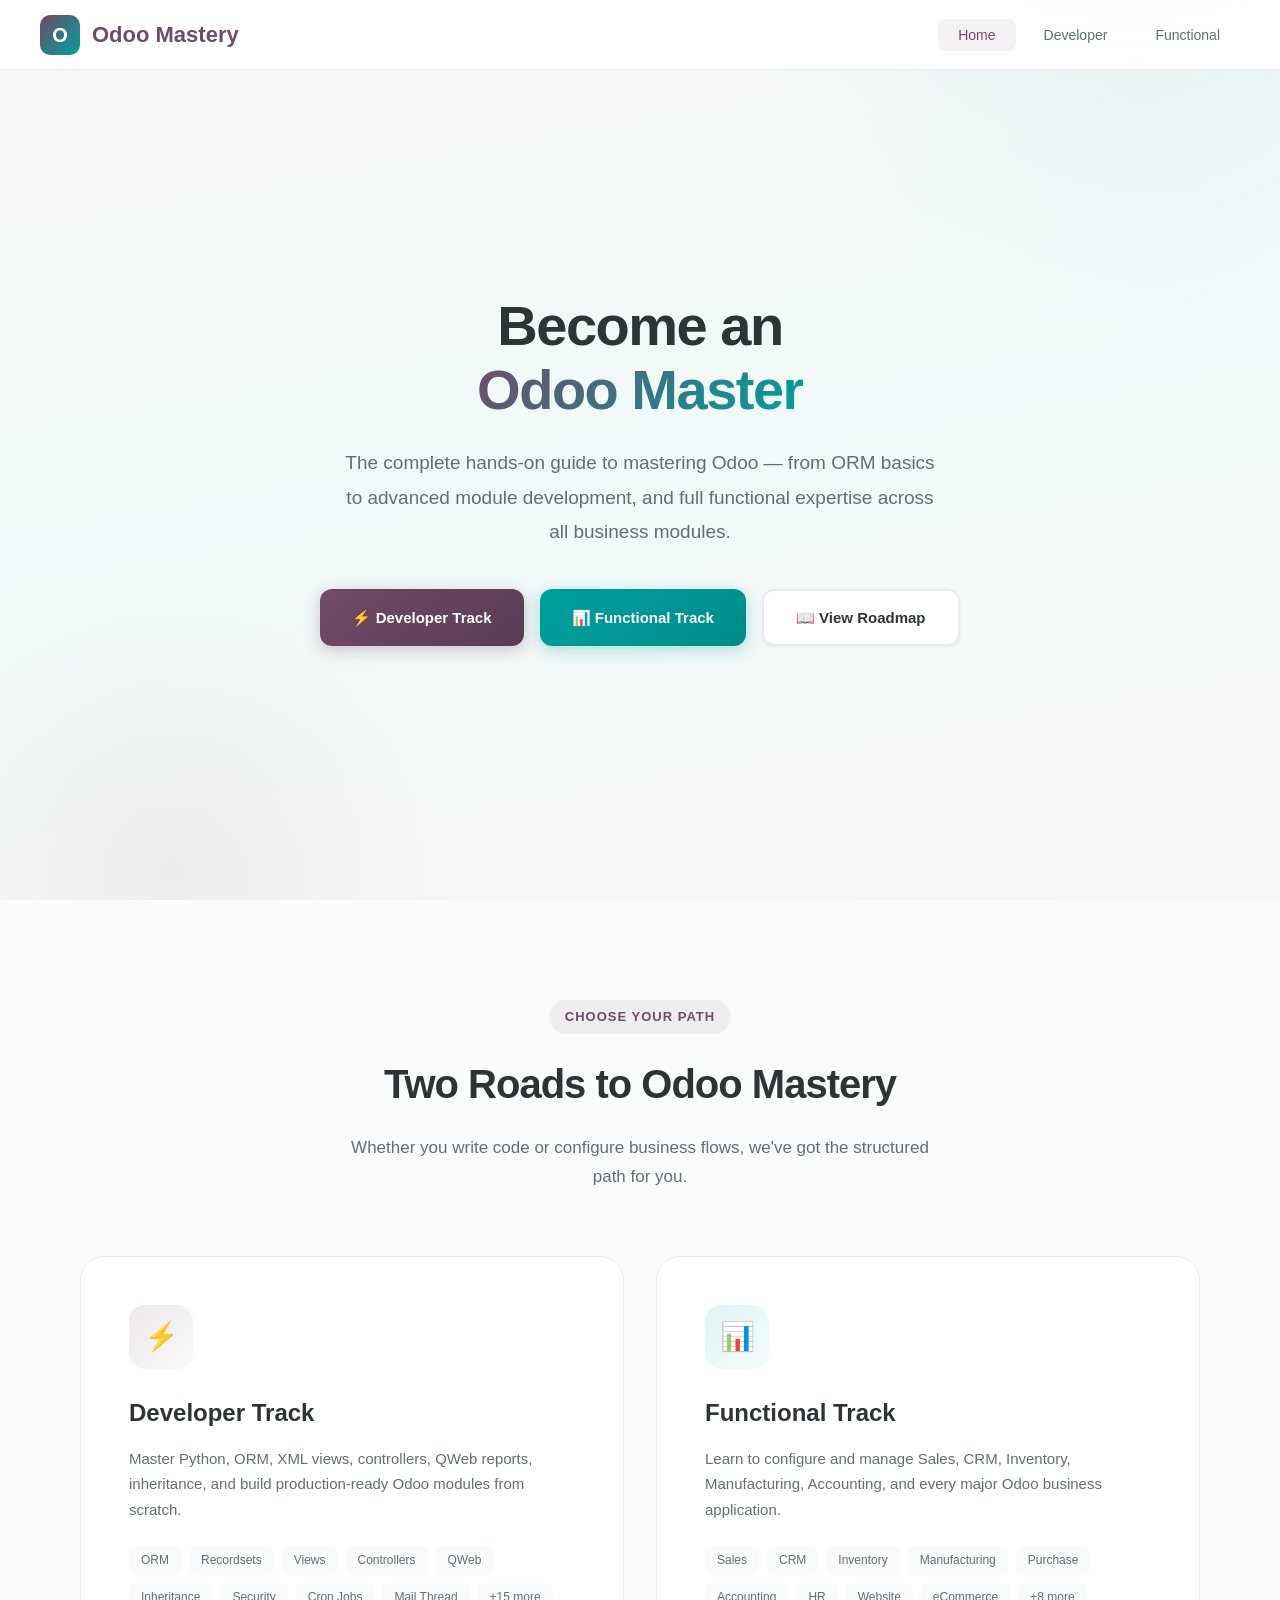
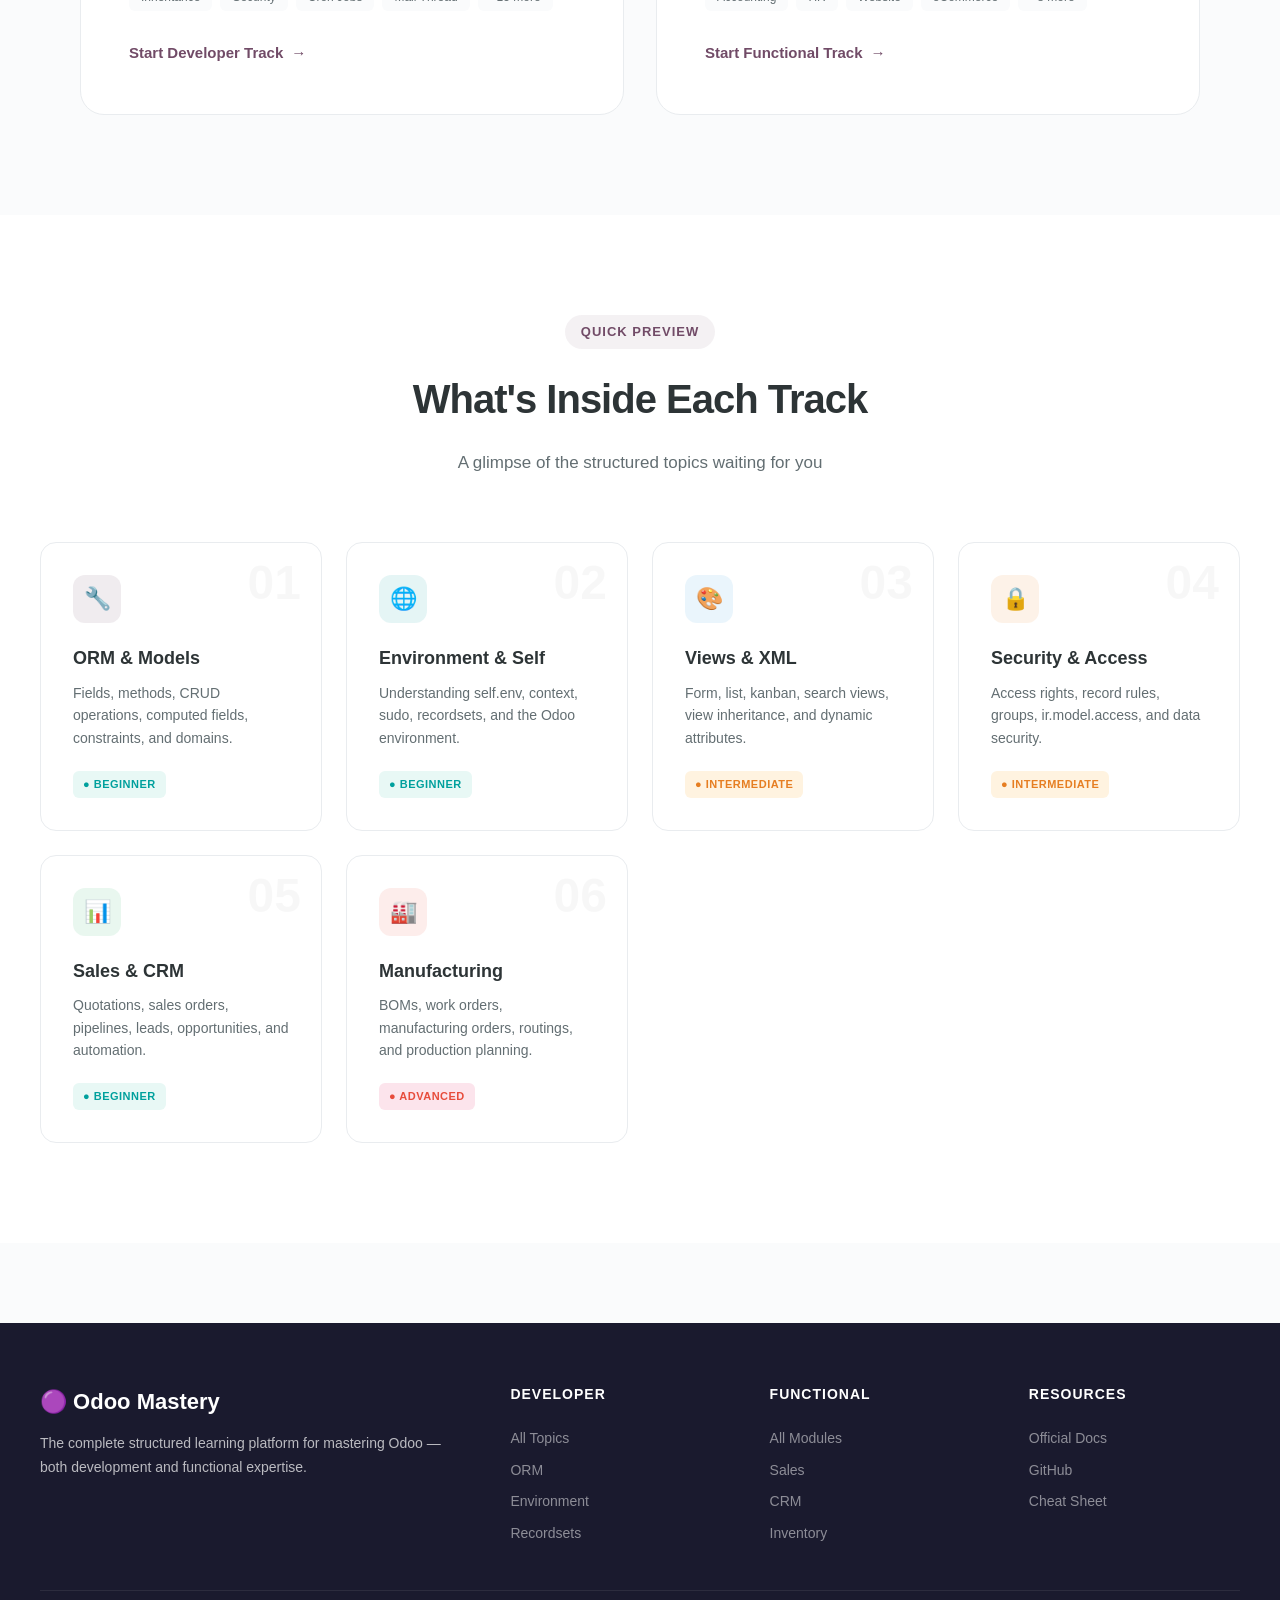
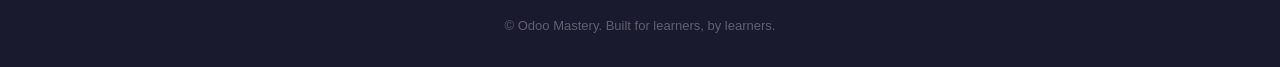
<file: index.html>
<!doctype html>
<html lang="en">
  <head>
    <meta charset="UTF-8" />
    <meta name="viewport" content="width=device-width, initial-scale=1.0" />
    <title>Odoo Mastery — Learn Odoo Development & Functional</title>
    <link rel="stylesheet" href="css/style.css" />
  </head>
  <body>
    <!-- ═══════════════════════════════════════════════════════
     NAVBAR
     ═══════════════════════════════════════════════════════ -->
    <nav class="navbar" id="navbar">
      <a href="index.html" class="nav-logo">
        <div class="logo-icon">O</div>
        Odoo Mastery
      </a>
      <ul class="nav-links">
        <li><a href="index.html" class="active">Home</a></li>
        <li><a href="./main/developer.html">Developer</a></li>
        <li><a href="./main/./main/functional.html">Functional</a></li>
      </ul>
    </nav>

    <!-- ═══════════════════════════════════════════════════════
     HERO
     ═══════════════════════════════════════════════════════ -->
    <section class="hero">
      <div class="hero-content">
        <h1>
          Become an<br />
          <span class="gradient-text">Odoo Master</span>
        </h1>

        <p>
          The complete hands-on guide to mastering Odoo — from ORM basics to
          advanced module development, and full functional expertise across all
          business modules.
        </p>

        <div class="hero-buttons">
          <a href="./main/developer.html" class="btn btn-primary">
            ⚡ Developer Track
          </a>
          <a href="./main/functional.html" class="btn btn-accent">
            📊 Functional Track
          </a>
          <a href="#roadmap" class="btn btn-outline"> 📖 View Roadmap </a>
        </div>
      </div>
    </section>

    <!-- ═══════════════════════════════════════════════════════
     CHOOSE YOUR PATH
     ═══════════════════════════════════════════════════════ -->
    <section class="section" id="roadmap">
      <div class="section-header">
        <span class="tag">Choose Your Path</span>
        <h2>Two Roads to Odoo Mastery</h2>
        <p>
          Whether you write code or configure business flows, we've got the
          structured path for you.
        </p>
      </div>

      <div class="paths-grid">
        <!-- Developer Path -->
        <a href="./main/developer.html" class="path-card">
          <div class="path-icon dev">⚡</div>
          <h3>Developer Track</h3>
          <p>
            Master Python, ORM, XML views, controllers, QWeb reports,
            inheritance, and build production-ready Odoo modules from scratch.
          </p>
          <div class="path-topics">
            <span>ORM</span>
            <span>Recordsets</span>
            <span>Views</span>
            <span>Controllers</span>
            <span>QWeb</span>
            <span>Inheritance</span>
            <span>Security</span>
            <span>Cron Jobs</span>
            <span>Mail Thread</span>
            <span>+15 more</span>
          </div>
          <div class="path-link">Start Developer Track <span>→</span></div>
        </a>

        <!-- Functional Path -->
        <a href="./main/functional.html" class="path-card">
          <div class="path-icon func">📊</div>
          <h3>Functional Track</h3>
          <p>
            Learn to configure and manage Sales, CRM, Inventory, Manufacturing,
            Accounting, and every major Odoo business application.
          </p>
          <div class="path-topics">
            <span>Sales</span>
            <span>CRM</span>
            <span>Inventory</span>
            <span>Manufacturing</span>
            <span>Purchase</span>
            <span>Accounting</span>
            <span>HR</span>
            <span>Website</span>
            <span>eCommerce</span>
            <span>+8 more</span>
          </div>
          <div class="path-link">Start Functional Track <span>→</span></div>
        </a>
      </div>
    </section>

    <!-- ═══════════════════════════════════════════════════════
     WHAT YOU'LL LEARN (Quick Preview)
     ═══════════════════════════════════════════════════════ -->
    <section
      class="section"
      style="
        background: white;
        max-width: 100%;
        padding-left: calc((100% - 1200px) / 2);
        padding-right: calc((100% - 1200px) / 2);
      "
    >
      <div class="section-header">
        <span class="tag">Quick Preview</span>
        <h2>What's Inside Each Track</h2>
        <p>A glimpse of the structured topics waiting for you</p>
      </div>

      <div class="topics-grid">
        <div class="topic-card">
          <span class="topic-number">01</span>
          <div class="topic-icon icon-purple">🔧</div>
          <h3>ORM & Models</h3>
          <p>
            Fields, methods, CRUD operations, computed fields, constraints, and
            domains.
          </p>
          <span class="difficulty beginner">● Beginner</span>
        </div>

        <div class="topic-card">
          <span class="topic-number">02</span>
          <div class="topic-icon icon-teal">🌐</div>
          <h3>Environment & Self</h3>
          <p>
            Understanding self.env, context, sudo, recordsets, and the Odoo
            environment.
          </p>
          <span class="difficulty beginner">● Beginner</span>
        </div>

        <div class="topic-card">
          <span class="topic-number">03</span>
          <div class="topic-icon icon-blue">🎨</div>
          <h3>Views & XML</h3>
          <p>
            Form, list, kanban, search views, view inheritance, and dynamic
            attributes.
          </p>
          <span class="difficulty intermediate">● Intermediate</span>
        </div>

        <div class="topic-card">
          <span class="topic-number">04</span>
          <div class="topic-icon icon-orange">🔒</div>
          <h3>Security & Access</h3>
          <p>
            Access rights, record rules, groups, ir.model.access, and data
            security.
          </p>
          <span class="difficulty intermediate">● Intermediate</span>
        </div>

        <div class="topic-card">
          <span class="topic-number">05</span>
          <div class="topic-icon icon-green">📊</div>
          <h3>Sales & CRM</h3>
          <p>
            Quotations, sales orders, pipelines, leads, opportunities, and
            automation.
          </p>
          <span class="difficulty beginner">● Beginner</span>
        </div>

        <div class="topic-card">
          <span class="topic-number">06</span>
          <div class="topic-icon icon-red">🏭</div>
          <h3>Manufacturing</h3>
          <p>
            BOMs, work orders, manufacturing orders, routings, and production
            planning.
          </p>
          <span class="difficulty advanced">● Advanced</span>
        </div>
      </div>
    </section>

    <!-- ═══════════════════════════════════════════════════════
     FOOTER
     ═══════════════════════════════════════════════════════ -->
    <footer class="footer">
      <div class="footer-content">
        <div class="footer-brand">
          <div class="footer-logo">🟣 Odoo Mastery</div>
          <p>
            The complete structured learning platform for mastering Odoo —
            both development and functional expertise.
          </p>
        </div>
        <div class="footer-col">
          <h4>Developer</h4>
          <a href="./main/developer.html">All Topics</a>
          <a href="../pages/dev-orm.html">ORM</a>
          <a href="../pages/dev-environment.html">Environment</a>
          <a href="../pages/dev-recordsets.html">Recordsets</a>
        </div>
        <div class="footer-col">
          <h4>Functional</h4>
          <a href="./main/functional.html">All Modules</a>
          <a href="../pages/func-sales.html">Sales</a>
          <a href="../pages/func-crm.html">CRM</a>
          <a href="../pages/func-inventory.html">Inventory</a>
        </div>
        <div class="footer-col">
          <h4>Resources</h4>
          <a href="https://www.odoo.com/documentation/18.0/" target="_blank"
            >Official Docs</a
          >
          <a href="https://github.com/odoo/odoo" target="_blank">GitHub</a>
          <a href="#">Cheat Sheet</a>
        </div>
      </div>
      <div class="footer-bottom">
        © Odoo Mastery. Built for learners, by learners.
      </div>
    </footer>

    <!-- ── Navbar scroll effect ──────────────────────────── -->
    <script>
      window.addEventListener("scroll", () => {
        document
          .getElementById("navbar")
          .classList.toggle("scrolled", window.scrollY > 20);
      });
    </script>
  </body>
</html>
</file>
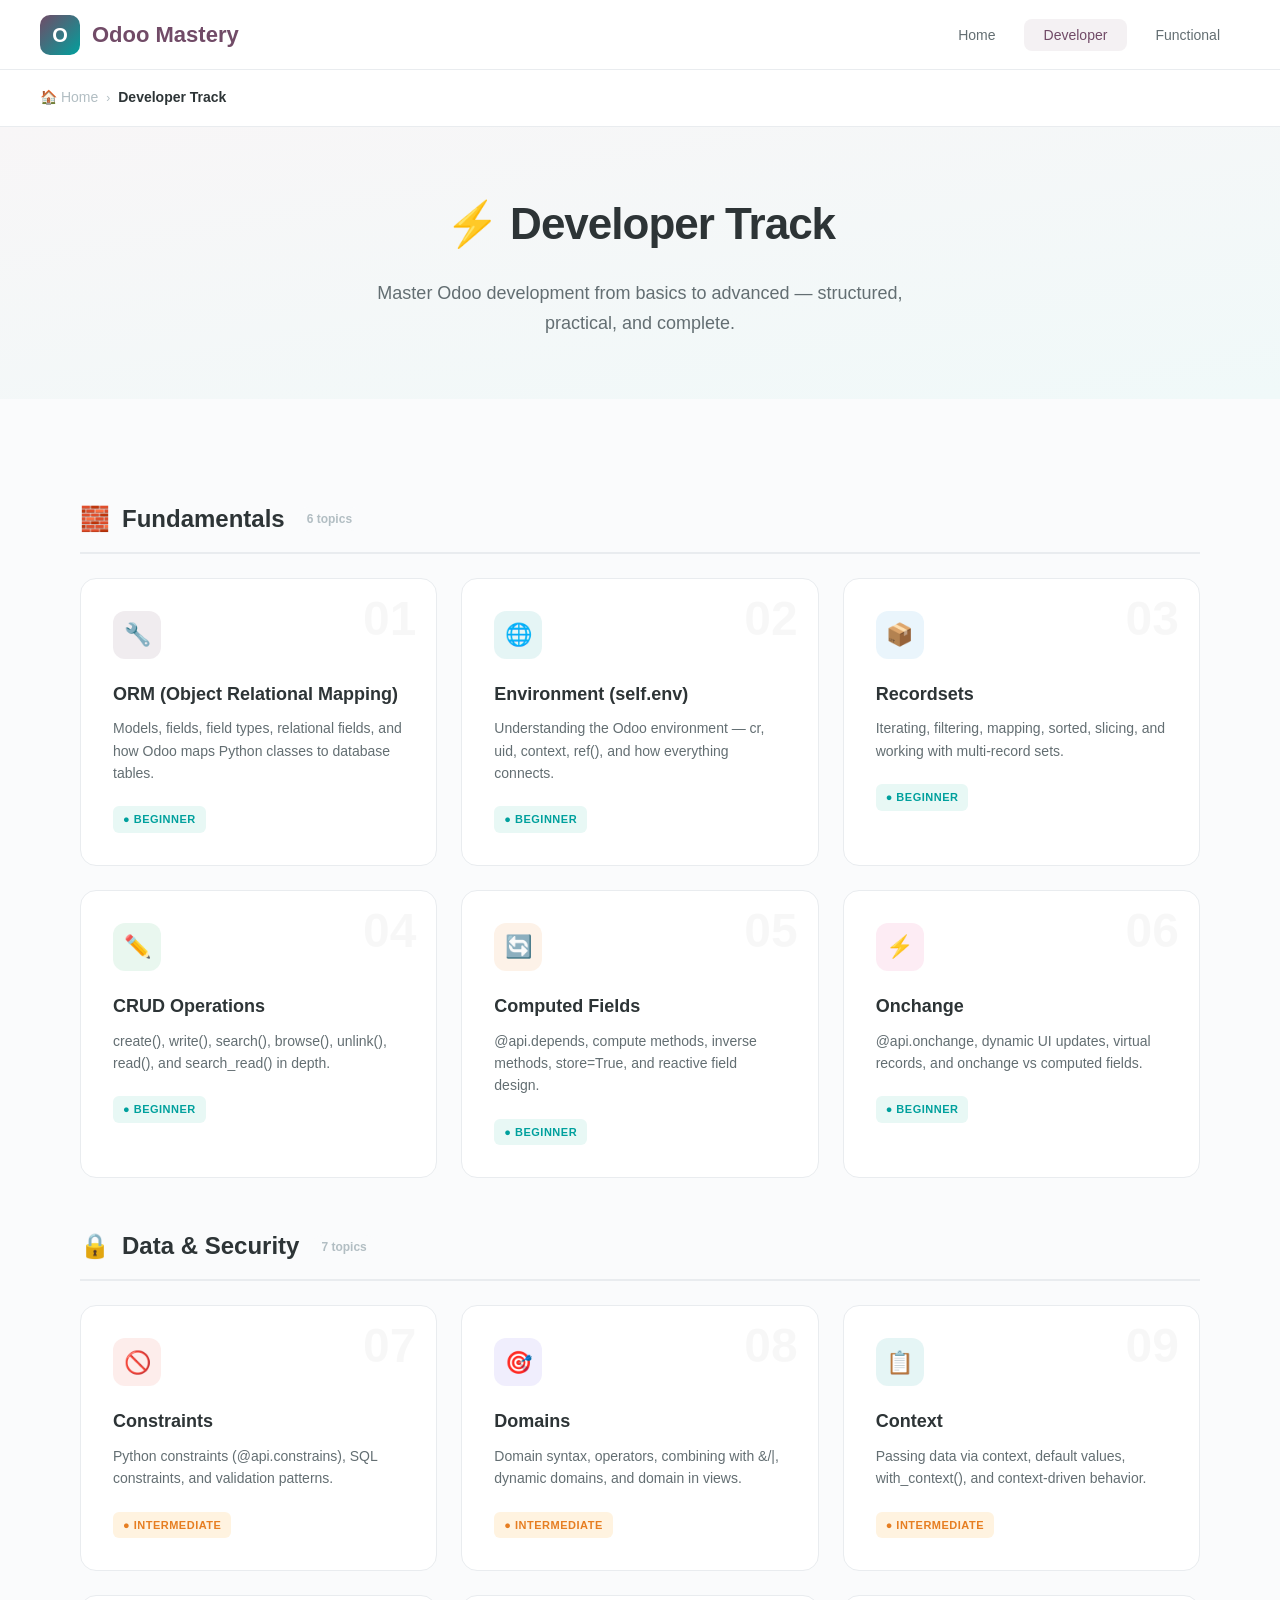
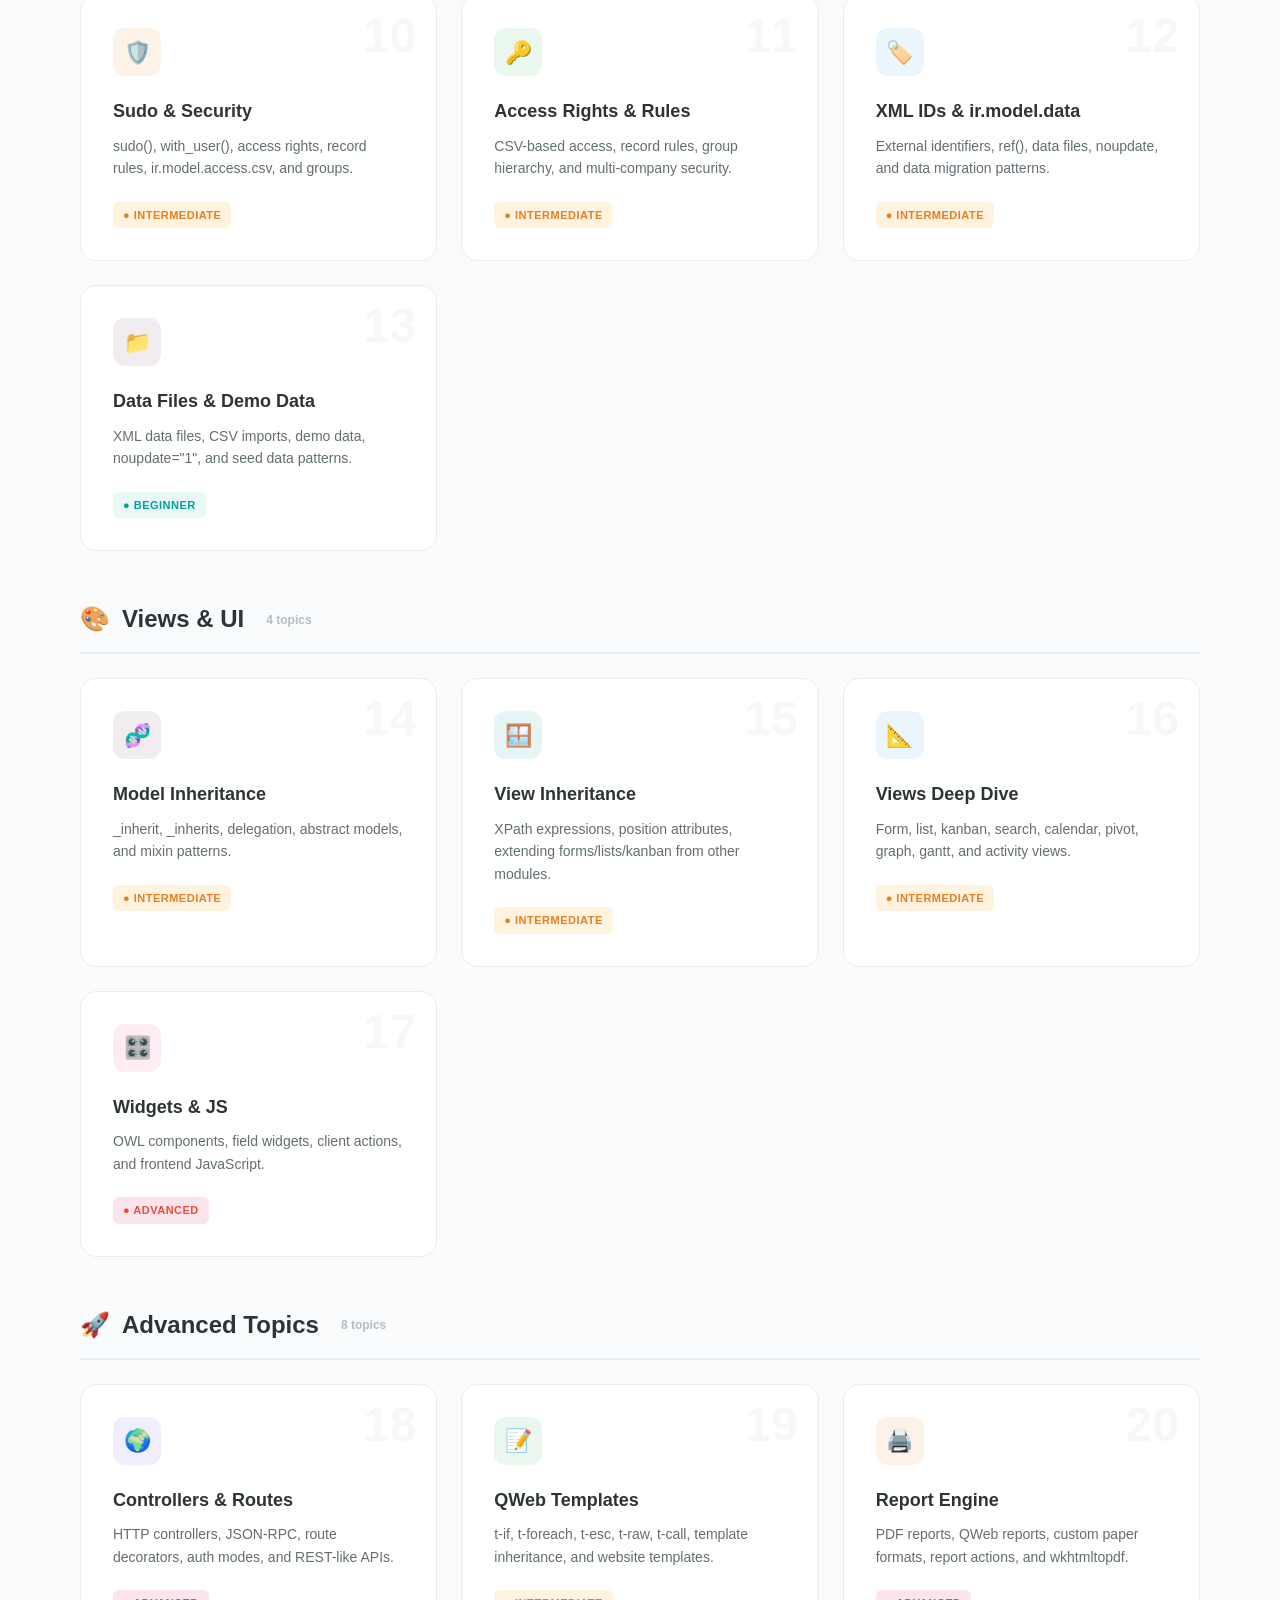
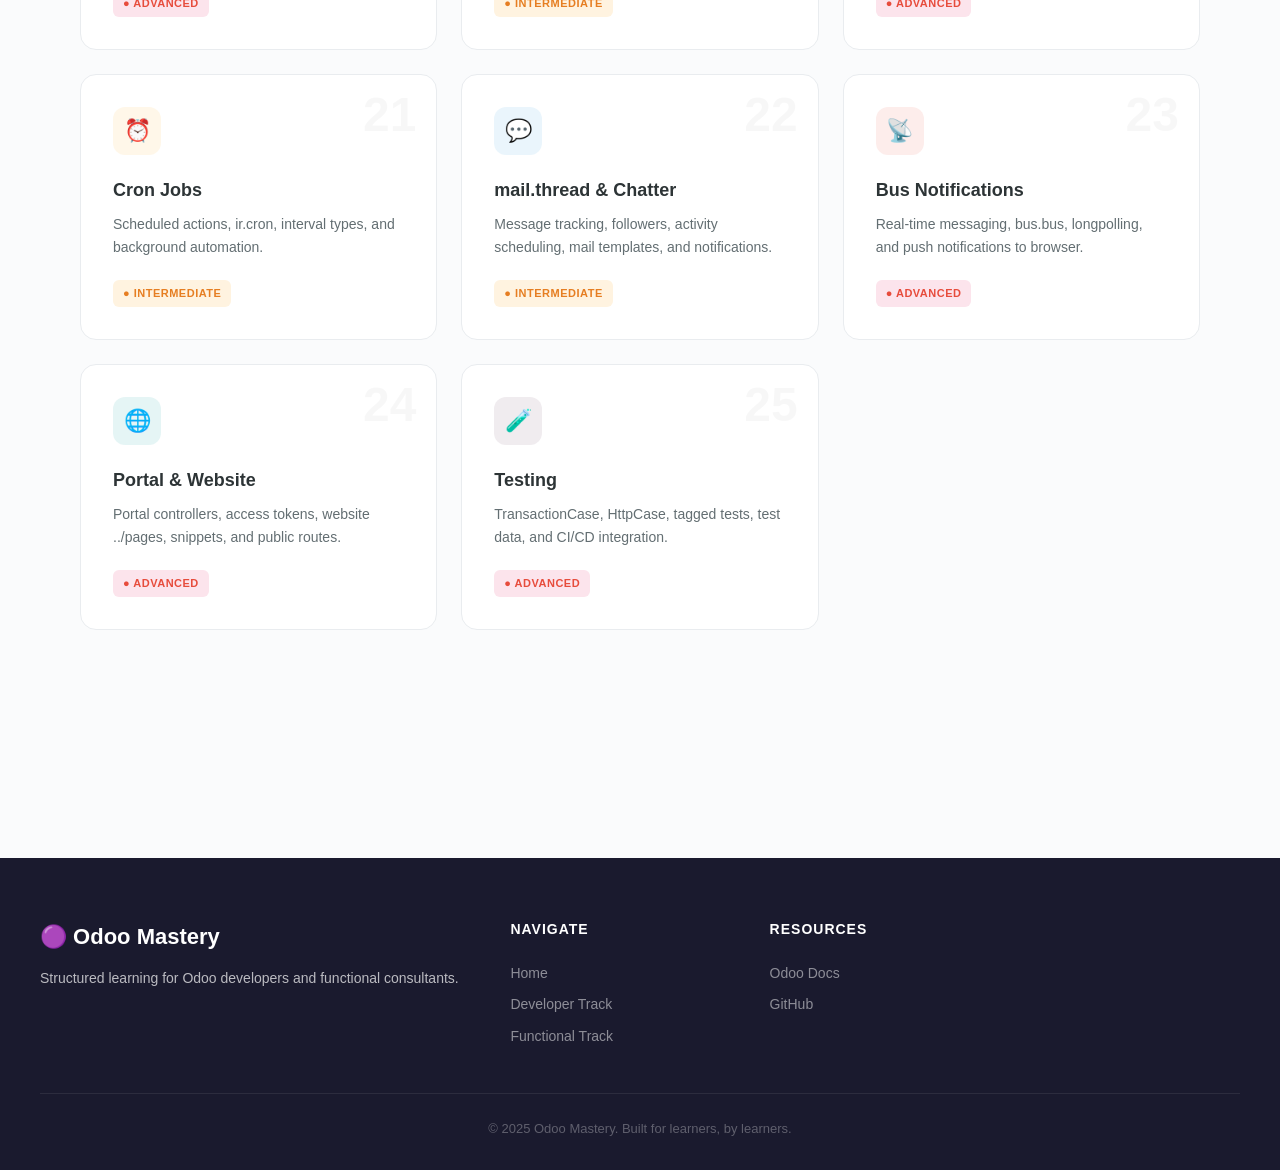
<file: main/developer.html>
<!doctype html>
<html lang="en">
  <head>
    <meta charset="UTF-8" />
    <meta name="viewport" content="width=device-width, initial-scale=1.0" />
    <title>Developer Track — Odoo Mastery</title>
    <link rel="stylesheet" href="../css/style.css" />
  </head>
  <body>
    <!-- NAVBAR -->
    <nav class="navbar" id="navbar">
      <a href="../index.html" class="nav-logo">
        <div class="logo-icon">O</div>
        Odoo Mastery
      </a>
      <ul class="nav-links">
        <li><a href="../index.html">Home</a></li>
        <li><a href="./developer.html" class="active">Developer</a></li>
        <li><a href="./functional.html">Functional</a></li>
      </ul>
    </nav>

    <!-- BREADCRUMB -->
    <div class="breadcrumb-bar">
      <div class="breadcrumb">
        <a href="../index.html">🏠 Home</a>
        <span class="sep">›</span>
        <span class="current">Developer Track</span>
      </div>
    </div>

    <!-- PAGE HERO -->
    <div class="page-hero">
      <h1>⚡ Developer Track</h1>
      <p>
        Master Odoo development from basics to advanced — structured, practical,
        and complete.
      </p>
    </div>

    <!-- TOPICS -->
    <section class="section">
      <!-- ── FUNDAMENTALS ─────────────────────────────────── -->
      <div class="category-section">
        <div class="category-header">
          <span class="cat-icon">🧱</span>
          <h2>Fundamentals</h2>
          <span class="count">6 topics</span>
        </div>
        <div class="topics-grid">
          <a href="../../pages/dev-orm.html" class="topic-card">
            <span class="topic-number">01</span>
            <div class="topic-icon icon-purple">🔧</div>
            <h3>ORM (Object Relational Mapping)</h3>
            <p>
              Models, fields, field types, relational fields, and how Odoo maps
              Python classes to database tables.
            </p>
            <span class="difficulty beginner">● Beginner</span>
          </a>

          <a href="../pages/dev-environment.html" class="topic-card">
            <span class="topic-number">02</span>
            <div class="topic-icon icon-teal">🌐</div>
            <h3>Environment (self.env)</h3>
            <p>
              Understanding the Odoo environment — cr, uid, context, ref(), and
              how everything connects.
            </p>
            <span class="difficulty beginner">● Beginner</span>
          </a>

          <a href="../pages/dev-recordsets.html" class="topic-card">
            <span class="topic-number">03</span>
            <div class="topic-icon icon-blue">📦</div>
            <h3>Recordsets</h3>
            <p>
              Iterating, filtering, mapping, sorted, slicing, and working with
              multi-record sets.
            </p>
            <span class="difficulty beginner">● Beginner</span>
          </a>

          <a href="../pages/dev-crud.html" class="topic-card">
            <span class="topic-number">04</span>
            <div class="topic-icon icon-green">✏️</div>
            <h3>CRUD Operations</h3>
            <p>
              create(), write(), search(), browse(), unlink(), read(), and
              search_read() in depth.
            </p>
            <span class="difficulty beginner">● Beginner</span>
          </a>

          <a href="../pages/dev-computed.html" class="topic-card">
            <span class="topic-number">05</span>
            <div class="topic-icon icon-orange">🔄</div>
            <h3>Computed Fields</h3>
            <p>
              @api.depends, compute methods, inverse methods, store=True, and
              reactive field design.
            </p>
            <span class="difficulty beginner">● Beginner</span>
          </a>

          <a href="../pages/dev-onchange.html" class="topic-card">
            <span class="topic-number">06</span>
            <div class="topic-icon icon-pink">⚡</div>
            <h3>Onchange</h3>
            <p>
              @api.onchange, dynamic UI updates, virtual records, and onchange
              vs computed fields.
            </p>
            <span class="difficulty beginner">● Beginner</span>
          </a>
        </div>
      </div>

      <!-- ── DATA & SECURITY ──────────────────────────────── -->
      <div class="category-section">
        <div class="category-header">
          <span class="cat-icon">🔒</span>
          <h2>Data & Security</h2>
          <span class="count">7 topics</span>
        </div>
        <div class="topics-grid">
          <a href="../pages/dev-constraints.html" class="topic-card">
            <span class="topic-number">07</span>
            <div class="topic-icon icon-red">🚫</div>
            <h3>Constraints</h3>
            <p>
              Python constraints (@api.constrains), SQL constraints, and
              validation patterns.
            </p>
            <span class="difficulty intermediate">● Intermediate</span>
          </a>

          <a href="../pages/dev-domains.html" class="topic-card">
            <span class="topic-number">08</span>
            <div class="topic-icon icon-indigo">🎯</div>
            <h3>Domains</h3>
            <p>
              Domain syntax, operators, combining with &/|, dynamic domains, and
              domain in views.
            </p>
            <span class="difficulty intermediate">● Intermediate</span>
          </a>

          <a href="../pages/dev-context.html" class="topic-card">
            <span class="topic-number">09</span>
            <div class="topic-icon icon-teal">📋</div>
            <h3>Context</h3>
            <p>
              Passing data via context, default values, with_context(), and
              context-driven behavior.
            </p>
            <span class="difficulty intermediate">● Intermediate</span>
          </a>

          <a href="../pages/dev-sudo.html" class="topic-card">
            <span class="topic-number">10</span>
            <div class="topic-icon icon-orange">🛡️</div>
            <h3>Sudo & Security</h3>
            <p>
              sudo(), with_user(), access rights, record rules,
              ir.model.access.csv, and groups.
            </p>
            <span class="difficulty intermediate">● Intermediate</span>
          </a>

          <a href="../pages/dev-access.html" class="topic-card">
            <span class="topic-number">11</span>
            <div class="topic-icon icon-green">🔑</div>
            <h3>Access Rights & Rules</h3>
            <p>
              CSV-based access, record rules, group hierarchy, and multi-company
              security.
            </p>
            <span class="difficulty intermediate">● Intermediate</span>
          </a>

          <a href="../pages/dev-xmlid.html" class="topic-card">
            <span class="topic-number">12</span>
            <div class="topic-icon icon-blue">🏷️</div>
            <h3>XML IDs & ir.model.data</h3>
            <p>
              External identifiers, ref(), data files, noupdate, and data
              migration patterns.
            </p>
            <span class="difficulty intermediate">● Intermediate</span>
          </a>

          <a href="../pages/dev-data-files.html" class="topic-card">
            <span class="topic-number">13</span>
            <div class="topic-icon icon-purple">📁</div>
            <h3>Data Files & Demo Data</h3>
            <p>
              XML data files, CSV imports, demo data, noupdate="1", and seed
              data patterns.
            </p>
            <span class="difficulty beginner">● Beginner</span>
          </a>
        </div>
      </div>

      <!-- ── VIEWS & UI ───────────────────────────────────── -->
      <div class="category-section">
        <div class="category-header">
          <span class="cat-icon">🎨</span>
          <h2>Views & UI</h2>
          <span class="count">4 topics</span>
        </div>
        <div class="topics-grid">
          <a href="../pages/dev-inheritance.html" class="topic-card">
            <span class="topic-number">14</span>
            <div class="topic-icon icon-purple">🧬</div>
            <h3>Model Inheritance</h3>
            <p>
              _inherit, _inherits, delegation, abstract models, and mixin
              patterns.
            </p>
            <span class="difficulty intermediate">● Intermediate</span>
          </a>

          <a href="../pages/dev-view-inherit.html" class="topic-card">
            <span class="topic-number">15</span>
            <div class="topic-icon icon-teal">🪟</div>
            <h3>View Inheritance</h3>
            <p>
              XPath expressions, position attributes, extending
              forms/lists/kanban from other modules.
            </p>
            <span class="difficulty intermediate">● Intermediate</span>
          </a>

          <a href="../pages/dev-views.html" class="topic-card">
            <span class="topic-number">16</span>
            <div class="topic-icon icon-blue">📐</div>
            <h3>Views Deep Dive</h3>
            <p>
              Form, list, kanban, search, calendar, pivot, graph, gantt, and
              activity views.
            </p>
            <span class="difficulty intermediate">● Intermediate</span>
          </a>

          <a href="../pages/dev-widgets.html" class="topic-card">
            <span class="topic-number">17</span>
            <div class="topic-icon icon-pink">🎛️</div>
            <h3>Widgets & JS</h3>
            <p>
              OWL components, field widgets, client actions, and frontend
              JavaScript.
            </p>
            <span class="difficulty advanced">● Advanced</span>
          </a>
        </div>
      </div>

      <!-- ── ADVANCED ─────────────────────────────────────── -->
      <div class="category-section">
        <div class="category-header">
          <span class="cat-icon">🚀</span>
          <h2>Advanced Topics</h2>
          <span class="count">8 topics</span>
        </div>
        <div class="topics-grid">
          <a href="../pages/dev-controllers.html" class="topic-card">
            <span class="topic-number">18</span>
            <div class="topic-icon icon-indigo">🌍</div>
            <h3>Controllers & Routes</h3>
            <p>
              HTTP controllers, JSON-RPC, route decorators, auth modes, and
              REST-like APIs.
            </p>
            <span class="difficulty advanced">● Advanced</span>
          </a>

          <a href="../pages/dev-qweb.html" class="topic-card">
            <span class="topic-number">19</span>
            <div class="topic-icon icon-green">📝</div>
            <h3>QWeb Templates</h3>
            <p>
              t-if, t-foreach, t-esc, t-raw, t-call, template inheritance, and
              website templates.
            </p>
            <span class="difficulty intermediate">● Intermediate</span>
          </a>

          <a href="../pages/dev-reports.html" class="topic-card">
            <span class="topic-number">20</span>
            <div class="topic-icon icon-orange">🖨️</div>
            <h3>Report Engine</h3>
            <p>
              PDF reports, QWeb reports, custom paper formats, report actions,
              and wkhtmltopdf.
            </p>
            <span class="difficulty advanced">● Advanced</span>
          </a>

          <a href="../pages/dev-cron.html" class="topic-card">
            <span class="topic-number">21</span>
            <div class="topic-icon icon-yellow">⏰</div>
            <h3>Cron Jobs</h3>
            <p>
              Scheduled actions, ir.cron, interval types, and background
              automation.
            </p>
            <span class="difficulty intermediate">● Intermediate</span>
          </a>

          <a href="../pages/dev-mail-thread.html" class="topic-card">
            <span class="topic-number">22</span>
            <div class="topic-icon icon-blue">💬</div>
            <h3>mail.thread & Chatter</h3>
            <p>
              Message tracking, followers, activity scheduling, mail templates,
              and notifications.
            </p>
            <span class="difficulty intermediate">● Intermediate</span>
          </a>

          <a href="../pages/dev-bus.html" class="topic-card">
            <span class="topic-number">23</span>
            <div class="topic-icon icon-red">📡</div>
            <h3>Bus Notifications</h3>
            <p>
              Real-time messaging, bus.bus, longpolling, and push notifications
              to browser.
            </p>
            <span class="difficulty advanced">● Advanced</span>
          </a>

          <a href="../pages/dev-portal.html" class="topic-card">
            <span class="topic-number">24</span>
            <div class="topic-icon icon-teal">🌐</div>
            <h3>Portal & Website</h3>
            <p>
              Portal controllers, access tokens, website ../pages, snippets, and
              public routes.
            </p>
            <span class="difficulty advanced">● Advanced</span>
          </a>

          <a href="../pages/dev-testing.html" class="topic-card">
            <span class="topic-number">25</span>
            <div class="topic-icon icon-purple">🧪</div>
            <h3>Testing</h3>
            <p>
              TransactionCase, HttpCase, tagged tests, test data, and CI/CD
              integration.
            </p>
            <span class="difficulty advanced">● Advanced</span>
          </a>
        </div>
      </div>
    </section>

    <!-- FOOTER -->
    <footer class="footer">
      <div class="footer-content">
        <div class="footer-brand">
          <div class="footer-logo">🟣 Odoo Mastery</div>
          <p>
            Structured learning for Odoo developers and functional consultants.
          </p>
        </div>
        <div class="footer-col">
          <h4>Navigate</h4>
          <a href="../index.html">Home</a>
          <a href="./developer.html">Developer Track</a>
          <a href="./functional.html">Functional Track</a>
        </div>
        <div class="footer-col">
          <h4>Resources</h4>
          <a href="https://www.odoo.com/documentation/18.0/" target="_blank"
            >Odoo Docs</a
          >
          <a href="https://github.com/odoo/odoo" target="_blank">GitHub</a>
        </div>
      </div>
      <div class="footer-bottom">
        © 2025 Odoo Mastery. Built for learners, by learners.
      </div>
    </footer>

    <script>
      window.addEventListener("scroll", () => {
        document
          .getElementById("navbar")
          .classList.toggle("scrolled", window.scrollY > 20);
      });
    </script>
  </body>
</html>
</file>
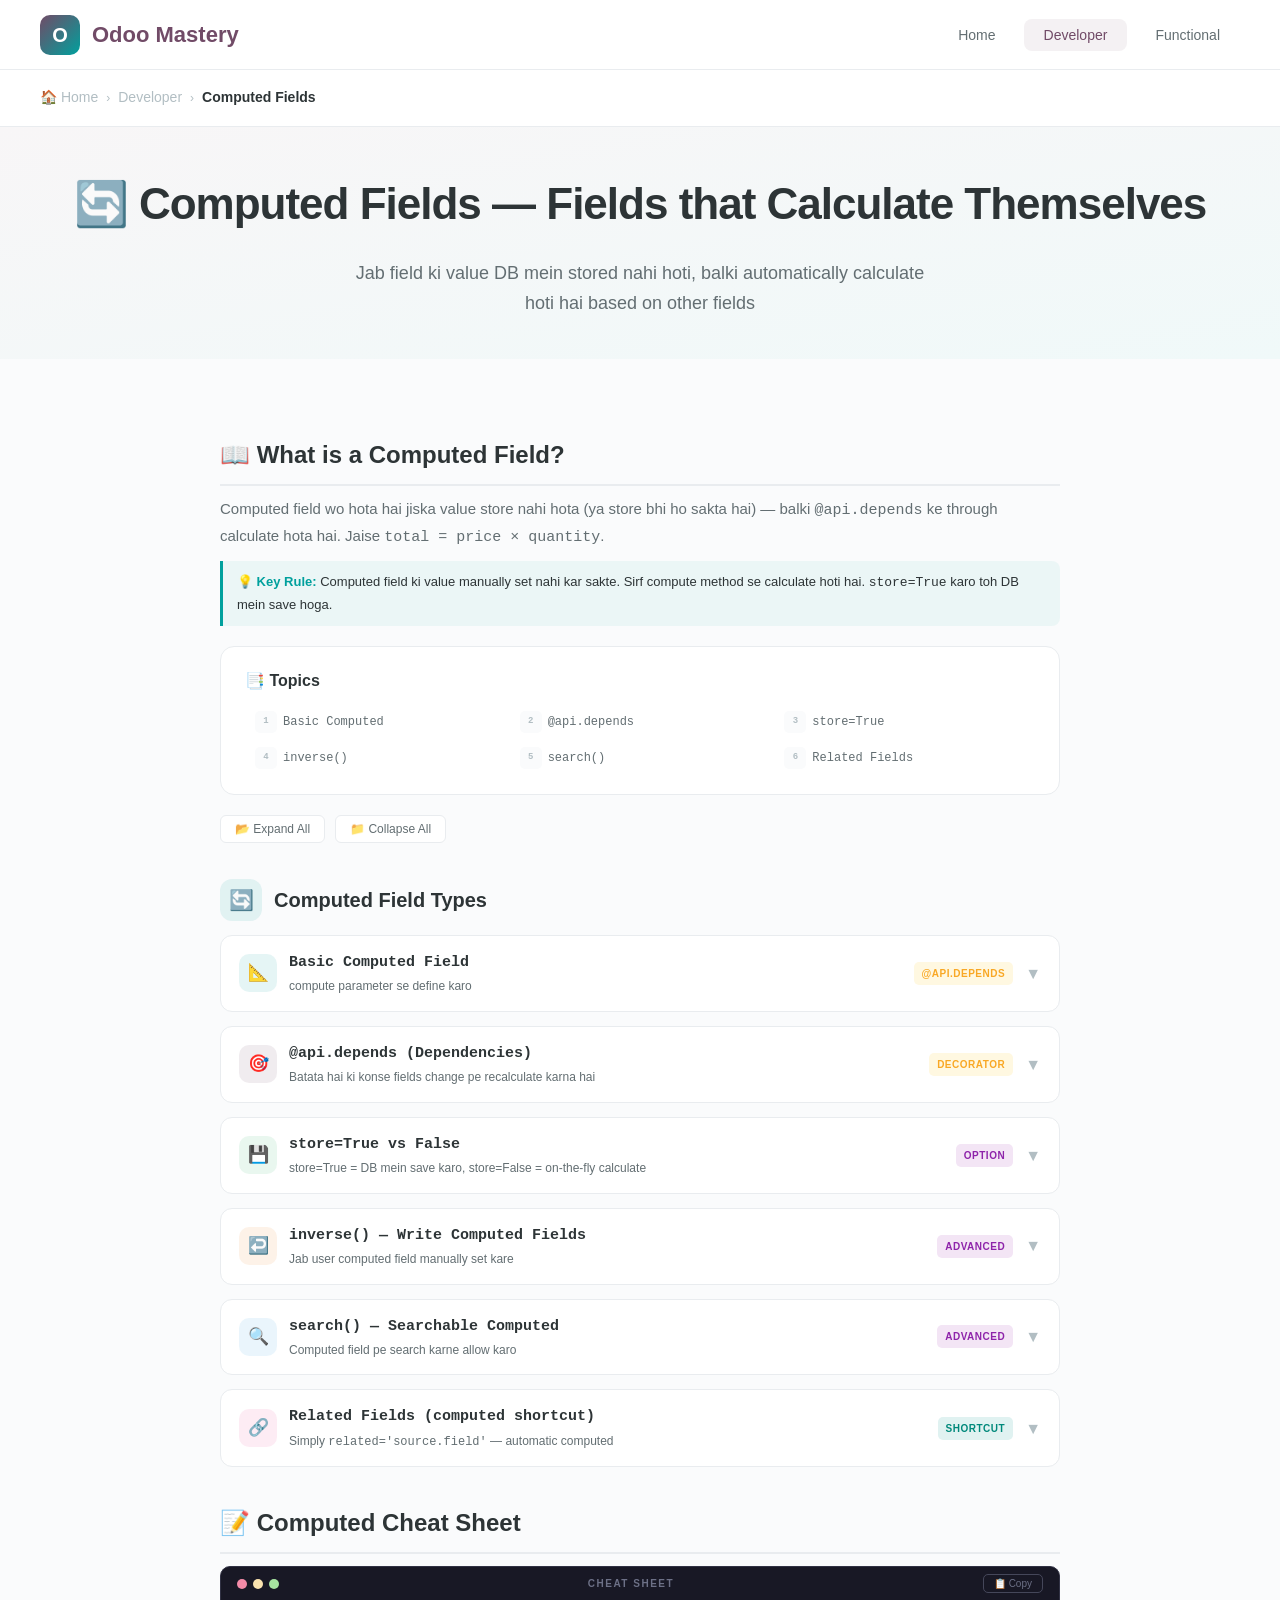
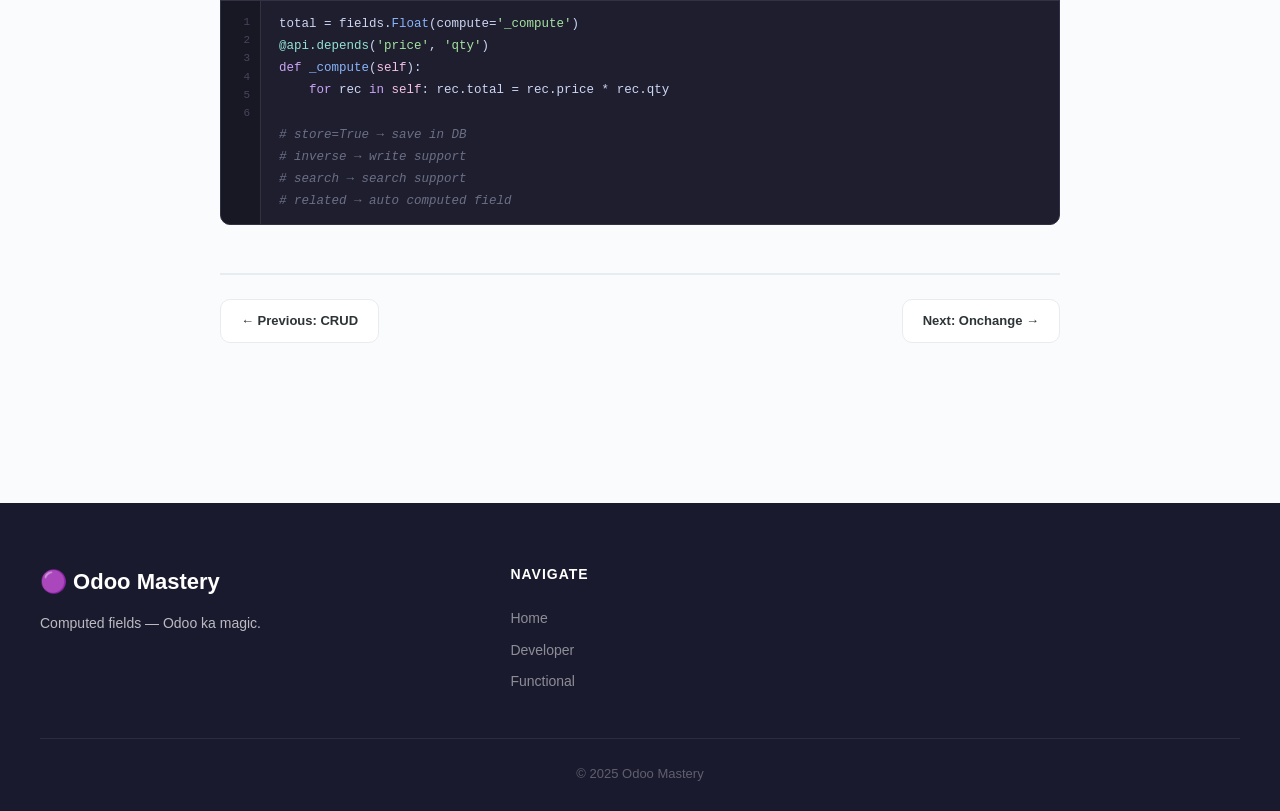
<file: pages/dev-computed.html>
<!DOCTYPE html>
<html lang="en">
<head>
    <meta charset="UTF-8">
    <meta name="viewport" content="width=device-width, initial-scale=1.0">
    <title>Computed Fields — Odoo Mastery</title>
    <link rel="stylesheet" href="../css/style.css">
    <style>
        .content-wrapper{max-width:920px;margin:0 auto;padding:40px 40px 80px}
        .content-wrapper h2{font-size:24px;font-weight:700;margin:36px 0 10px;padding-bottom:8px;border-bottom:2px solid var(--border);display:flex;align-items:center;gap:10px}
        .content-wrapper h3{font-size:17px;font-weight:600;margin:18px 0 6px;color:var(--primary)}
        .content-wrapper p,.content-wrapper li{font-size:15px;line-height:1.7;color:var(--text-light)}
        .content-wrapper ul{margin:8px 0 16px 20px}.content-wrapper li{margin-bottom:4px}
        .code-block{background:#1e1e2e;border-radius:10px;margin:12px 0 16px;border:1px solid #313244;overflow:hidden}
        .code-block .code-header{display:flex;align-items:center;justify-content:space-between;padding:7px 16px;background:#181825;border-bottom:1px solid #313244}
        .code-block .dots{display:flex;gap:6px}.code-block .dots span{width:10px;height:10px;border-radius:50%}
        .code-block .dots span:nth-child(1){background:#f38ba8}.code-block .dots span:nth-child(2){background:#f9e2af}.code-block .dots span:nth-child(3){background:#a6e3a1}
        .code-block .lang-label{font-size:10px;color:#6c7086;text-transform:uppercase;letter-spacing:1.5px;font-weight:600}
        .code-block .copy-btn{background:0 0;border:1px solid #45475a;color:#6c7086;padding:3px 10px;border-radius:5px;font-size:10px;cursor:pointer;font-family:inherit;transition:all .2s}
        .code-block .copy-btn:hover{background:#313244;color:#cdd6f4}
        .code-block .code-body{display:flex;overflow-x:auto}
        .code-block .line-numbers{padding:12px 0;text-align:right;user-select:none;border-right:1px solid #313244;background:#181825;min-width:40px;flex-shrink:0}
        .code-block .line-numbers span{display:block;padding:0 10px;font-size:11px;line-height:1.65;color:#45475a;font-family:'JetBrains Mono','Consolas',monospace}
        .code-block pre{margin:0;padding:12px 18px;flex:1;overflow-x:auto;white-space:pre;tab-size:4}
        .code-block pre code{font-family:'JetBrains Mono','Fira Code','Consolas',monospace;font-size:12.5px;line-height:1.65;color:#cdd6f4;background:0 0;padding:0;white-space:pre}
        .cm{color:#6c7086;font-style:italic}.kw{color:#cba6f7}.st{color:#a6e3a1}.fn{color:#89b4fa}.cl{color:#f9e2af}.nu{color:#fab387}.op{color:#89dceb}.dc{color:#94e2d5}.sf{color:#f5c2e7}
        .method-card{background:var(--bg-card);border:1px solid var(--border);border-radius:12px;margin:14px 0;overflow:hidden;transition:var(--transition)}
        .method-card:hover{box-shadow:var(--shadow-md);border-color:rgba(113,75,103,.2)}
        .method-header{display:flex;align-items:center;justify-content:space-between;padding:14px 18px;cursor:pointer;user-select:none;gap:12px}
        .method-header:hover{background:rgba(113,75,103,.02)}
        .method-title-group{display:flex;align-items:center;gap:12px;flex:1;min-width:0}
        .method-icon{width:38px;height:38px;border-radius:10px;display:flex;align-items:center;justify-content:center;font-size:17px;flex-shrink:0}
        .method-name{font-family:'JetBrains Mono',monospace;font-size:15px;font-weight:700;color:var(--text)}
        .method-one-liner{font-size:12px;color:var(--text-light);margin-top:1px}
        .method-badges{display:flex;gap:6px;flex-shrink:0}
        .badge{padding:3px 8px;border-radius:5px;font-size:10px;font-weight:600;text-transform:uppercase;letter-spacing:.5px}
        .badge-decorator{background:#FFF8E1;color:#F9A825}.badge-util{background:#F3E5F5;color:#8E24AA}.badge-read{background:#E8F8F5;color:#00A09D}.badge-record{background:#E0F2F1;color:#00897B}
        .method-toggle{font-size:16px;color:var(--text-muted);transition:transform .3s ease;flex-shrink:0}
        .method-card.open .method-toggle{transform:rotate(180deg)}
        .method-body{display:none;padding:4px 18px 18px;border-top:1px solid var(--border)}
        .method-card.open .method-body{display:block}
        .hinglish-note{background:linear-gradient(135deg,#FFF8E1,#FFF3E0);border-left:3px solid #FFB300;padding:10px 14px;border-radius:0 8px 8px 0;margin:10px 0;font-size:13px;line-height:1.6}
        .hinglish-note strong{color:#E65100}
        .reallife-box{background:linear-gradient(135deg,#E8F5E9,#E0F2F1);border-left:3px solid #43A047;padding:10px 14px;border-radius:0 8px 8px 0;margin:10px 0;font-size:13px}
        .reallife-box strong{color:#2E7D32}
        .info-box{background:rgba(0,160,157,.06);border-left:3px solid var(--accent);padding:10px 14px;border-radius:0 8px 8px 0;margin:10px 0;font-size:13px}
        .info-box strong{color:var(--accent)}
        .warning-box{background:rgba(231,76,60,.06);border-left:3px solid #E74C3C;padding:10px 14px;border-radius:0 8px 8px 0;margin:10px 0;font-size:13px}
        .warning-box strong{color:#E74C3C}
        .toc{background:var(--bg-card);border:1px solid var(--border);border-radius:14px;padding:20px 24px;margin:20px 0}
        .toc h3{margin:0 0 12px;font-size:16px;color:var(--text)}
        .toc-grid{display:grid;grid-template-columns:repeat(auto-fill,minmax(200px,1fr));gap:4px}
        .toc-grid a{display:flex;align-items:center;gap:6px;padding:5px 10px;border-radius:6px;font-size:12px;font-family:'JetBrains Mono',monospace;color:var(--text-light);transition:var(--transition)}
        .toc-grid a:hover{background:rgba(113,75,103,.06);color:var(--primary)}
        .toc-grid .toc-num{width:22px;height:22px;background:var(--bg);border-radius:5px;display:flex;align-items:center;justify-content:center;font-size:9px;font-weight:700;color:var(--text-muted);flex-shrink:0}
        .section-divider{display:flex;align-items:center;gap:12px;margin:36px 0 6px}
        .section-divider .divider-icon{width:42px;height:42px;border-radius:12px;display:flex;align-items:center;justify-content:center;font-size:20px}
        .section-divider .divider-text h2{margin:0;border:none;padding:0;font-size:20px}
        .section-divider .divider-text p{font-size:13px;margin:0}
        .expand-controls{display:flex;gap:10px;margin:14px 0}
        .expand-btn{padding:6px 14px;border-radius:6px;border:1px solid var(--border);background:#fff;cursor:pointer;font-size:12px;font-weight:500;color:var(--text-light);font-family:inherit;transition:var(--transition)}
        .expand-btn:hover{border-color:var(--primary);color:var(--primary)}
        .nav-bottom{display:flex;justify-content:space-between;margin-top:48px;padding-top:24px;border-top:2px solid var(--border)}
        .nav-bottom a{display:flex;align-items:center;gap:8px;padding:10px 20px;background:var(--bg-card);border:1px solid var(--border);border-radius:10px;font-weight:600;font-size:13px;transition:var(--transition)}
        .nav-bottom a:hover{border-color:var(--primary);color:var(--primary);box-shadow:var(--shadow-md)}
        @media(max-width:768px){.content-wrapper{padding:24px 16px 60px}.method-header{flex-wrap:wrap}.method-badges{order:3;width:100%;margin-top:6px}.toc-grid{grid-template-columns:1fr 1fr}.code-block .line-numbers{display:none}.code-block pre{padding:12px}}
    </style>
</head>
<body>
<nav class="navbar" id="navbar">
    <a href="../index.html" class="nav-logo"><div class="logo-icon">O</div>Odoo Mastery</a>
    <ul class="nav-links">
        <li><a href="../index.html">Home</a></li>
        <li><a href="../main/developer.html" class="active">Developer</a></li>
        <li><a href="../main/functional.html">Functional</a></li>
    </ul>
</nav>
<div class="breadcrumb-bar">
    <div class="breadcrumb">
        <a href="../index.html">🏠 Home</a><span class="sep">›</span>
        <a href="../main/developer.html">Developer</a><span class="sep">›</span>
        <span class="current">Computed Fields</span>
    </div>
</div>
<div class="page-hero" style="padding:40px">
    <h1>🔄 Computed Fields — Fields that Calculate Themselves</h1>
    <p>Jab field ki value DB mein stored nahi hoti, balki automatically calculate hoti hai based on other fields</p>
</div>
<div class="content-wrapper">
    <h2>📖 What is a Computed Field?</h2>
    <p>Computed field wo hota hai jiska value store nahi hota (ya store bhi ho sakta hai) — balki <code>@api.depends</code> ke through calculate hota hai. Jaise <code>total = price × quantity</code>.</p>
    <div class="info-box"><strong>💡 Key Rule:</strong> Computed field ki value manually set nahi kar sakte. Sirf compute method se calculate hoti hai. <code>store=True</code> karo toh DB mein save hoga.</div>

    <div class="toc">
        <h3>📑 Topics</h3>
        <div class="toc-grid">
            <a href="#basic"><span class="toc-num">1</span>Basic Computed</a>
            <a href="#depends"><span class="toc-num">2</span>@api.depends</a>
            <a href="#store"><span class="toc-num">3</span>store=True</a>
            <a href="#inverse"><span class="toc-num">4</span>inverse()</a>
            <a href="#search"><span class="toc-num">5</span>search()</a>
            <a href="#related"><span class="toc-num">6</span>Related Fields</a>
        </div>
    </div>
    <div class="expand-controls">
        <button class="expand-btn" onclick="expandAll()">📂 Expand All</button>
        <button class="expand-btn" onclick="collapseAll()">📁 Collapse All</button>
    </div>

    <div class="section-divider"><div class="divider-icon" style="background:rgba(0,160,157,.1);color:#00A09D">🔄</div><div class="divider-text"><h2>Computed Field Types</h2></div></div>

    <div class="method-card" id="basic">
        <div class="method-header" onclick="this.parentElement.classList.toggle('open')">
            <div class="method-title-group"><div class="method-icon icon-teal">📐</div><div><div class="method-name">Basic Computed Field</div><div class="method-one-liner">compute parameter se define karo</div></div></div>
            <div class="method-badges"><span class="badge badge-decorator">@api.depends</span></div><span class="method-toggle">▼</span>
        </div>
        <div class="method-body">
            <div class="hinglish-note"><strong>🗣️ Hinglish:</strong> Field mein <code>compute='method_name'</code> likho. Har baar dependencies change hone pe method call hoga.</div>
            <div class="code-block"><div class="code-header"><div class="dots"><span></span><span></span><span></span></div><span class="lang-label">Python</span><button class="copy-btn" onclick="copyCode(this)">📋 Copy</button></div><div class="code-body"><div class="line-numbers"><span>1</span><span>2</span><span>3</span><span>4</span><span>5</span><span>6</span><span>7</span></div>
<pre><code>total = fields.<span class="fn">Float</span>(compute=<span class="st">'_compute_total'</span>)

<span class="dc">@api.depends</span>(<span class="st">'price'</span>, <span class="st">'quantity'</span>)
<span class="kw">def</span> <span class="fn">_compute_total</span>(<span class="sf">self</span>):
    <span class="kw">for</span> rec <span class="kw">in</span> <span class="sf">self</span>:
        rec.total = rec.price * rec.quantity</code></pre></div></div>
        </div>
    </div>

    <div class="method-card" id="depends">
        <div class="method-header" onclick="this.parentElement.classList.toggle('open')">
            <div class="method-title-group"><div class="method-icon icon-purple">🎯</div><div><div class="method-name">@api.depends (Dependencies)</div><div class="method-one-liner">Batata hai ki konse fields change pe recalculate karna hai</div></div></div>
            <div class="method-badges"><span class="badge badge-decorator">DECORATOR</span></div><span class="method-toggle">▼</span>
        </div>
        <div class="method-body">
            <div class="hinglish-note"><strong>🗣️ Hinglish:</strong> <code>@api.depends('field1', 'field2')</code>. Dot notation bhi chalega — <code>'partner_id.country_id.name'</code>.</div>
            <div class="code-block"><div class="code-header"><div class="dots"><span></span><span></span><span></span></div><span class="lang-label">Python</span><button class="copy-btn" onclick="copyCode(this)">📋 Copy</button></div><div class="code-body"><div class="line-numbers"><span>1</span><span>2</span><span>3</span><span>4</span><span>5</span><span>6</span><span>7</span></div>
<pre><code><span class="dc">@api.depends</span>(<span class="st">'line_ids.subtotal'</span>)
<span class="kw">def</span> <span class="fn">_compute_amount</span>(<span class="sf">self</span>):
    <span class="kw">for</span> rec <span class="kw">in</span> <span class="sf">self</span>:
        rec.total_amount = <span class="fn">sum</span>(rec.line_ids.<span class="fn">mapped</span>(<span class="st">'subtotal'</span>))</code></pre></div></div>
        </div>
    </div>

    <div class="method-card" id="store">
        <div class="method-header" onclick="this.parentElement.classList.toggle('open')">
            <div class="method-title-group"><div class="method-icon icon-green">💾</div><div><div class="method-name">store=True vs False</div><div class="method-one-liner">store=True = DB mein save karo, store=False = on-the-fly calculate</div></div></div>
            <div class="method-badges"><span class="badge badge-util">OPTION</span></div><span class="method-toggle">▼</span>
        </div>
        <div class="method-body">
            <div class="code-block"><div class="code-header"><div class="dots"><span></span><span></span><span></span></div><span class="lang-label">Python</span><button class="copy-btn" onclick="copyCode(this)">📋 Copy</button></div><div class="code-body"><div class="line-numbers"><span>1</span><span>2</span><span>3</span></div>
<pre><code>total = fields.<span class="fn">Float</span>(compute=<span class="st">'_compute_total'</span>, store=<span class="kw">True</span>)
<span class="cm"># store=True → search, filter, group kar sakte ho</span>
<span class="cm"># store=False (default) → har baar calculate karo</span></code></pre></div></div>
        </div>
    </div>

    <div class="method-card" id="inverse">
        <div class="method-header" onclick="this.parentElement.classList.toggle('open')">
            <div class="method-title-group"><div class="method-icon icon-orange">↩️</div><div><div class="method-name">inverse() — Write Computed Fields</div><div class="method-one-liner">Jab user computed field manually set kare</div></div></div>
            <div class="method-badges"><span class="badge badge-util">ADVANCED</span></div><span class="method-toggle">▼</span>
        </div>
        <div class="method-body">
            <div class="hinglish-note"><strong>🗣️ Hinglish:</strong> Rare scenario — user computed field mein value daale (like manual override). Toh <code>inverse</code> method define karo jo uska value wapas source fields mein distribute kare.</div>
            <div class="code-block"><div class="code-header"><div class="dots"><span></span><span></span><span></span></div><span class="lang-label">Python</span><button class="copy-btn" onclick="copyCode(this)">📋 Copy</button></div><div class="code-body"><div class="line-numbers"><span>1</span><span>2</span><span>3</span><span>4</span><span>5</span><span>6</span><span>7</span><span>8</span><span>9</span></div>
<pre><code>total = fields.<span class="fn">Float</span>(compute=<span class="st">'_compute_total'</span>, inverse=<span class="st">'_inverse_total'</span>)

<span class="kw">def</span> <span class="fn">_inverse_total</span>(<span class="sf">self</span>):
    <span class="kw">for</span> rec <span class="kw">in</span> <span class="sf">self</span>:
        rec.price = rec.total / rec.quantity  <span class="cm"># Reverse calculate</span></code></pre></div></div>
            <div class="info-box"><strong>💡</strong> Inverse rarely used. Mostly for compatibility with external APIs.</div>
        </div>
    </div>

    <div class="method-card" id="search">
        <div class="method-header" onclick="this.parentElement.classList.toggle('open')">
            <div class="method-title-group"><div class="method-icon icon-blue">🔍</div><div><div class="method-name">search() — Searchable Computed</div><div class="method-one-liner">Computed field pe search karne allow karo</div></div></div>
            <div class="method-badges"><span class="badge badge-util">ADVANCED</span></div><span class="method-toggle">▼</span>
        </div>
        <div class="method-body">
            <div class="code-block"><div class="code-header"><div class="dots"><span></span><span></span><span></span></div><span class="lang-label">Python</span><button class="copy-btn" onclick="copyCode(this)">📋 Copy</button></div><div class="code-body"><div class="line-numbers"><span>1</span><span>2</span><span>3</span><span>4</span><span>5</span><span>6</span><span>7</span><span>8</span><span>9</span></div>
<pre><code>is_vip = fields.<span class="fn">Boolean</span>(compute=<span class="st">'_compute_is_vip'</span>, search=<span class="st">'_search_is_vip'</span>)

<span class="kw">def</span> <span class="fn">_search_is_vip</span>(<span class="sf">self</span>, operator, value):
    <span class="cm"># Return domain for search</span>
    <span class="kw">return</span> [(<span class="st">'total_invoiced'</span>, <span class="op">&gt;</span>, <span class="nu">100000</span>)]</code></pre></div></div>
        </div>
    </div>

    <div class="method-card" id="related">
        <div class="method-header" onclick="this.parentElement.classList.toggle('open')">
            <div class="method-title-group"><div class="method-icon icon-pink">🔗</div><div><div class="method-name">Related Fields (computed shortcut)</div><div class="method-one-liner">Simply <code>related='source.field'</code> — automatic computed</div></div></div>
            <div class="method-badges"><span class="badge badge-record">SHORTCUT</span></div><span class="method-toggle">▼</span>
        </div>
        <div class="method-body">
            <div class="hinglish-note"><strong>🗣️ Hinglish:</strong> Agar tujhe kisi Many2one ke field ko yahan bhi dikhana hai toh <code>related</code> attribute use kar. Odoo apne aap <code>@api.depends</code> aur compute handle kar lega.</div>
            <div class="code-block"><div class="code-header"><div class="dots"><span></span><span></span><span></span></div><span class="lang-label">Python</span><button class="copy-btn" onclick="copyCode(this)">📋 Copy</button></div><div class="code-body"><div class="line-numbers"><span>1</span><span>2</span><span>3</span><span>4</span><span>5</span></div>
<pre><code>partner_country = fields.<span class="fn">Char</span>(related=<span class="st">'partner_id.country_id.name'</span>)
<span class="cm"># No compute method needed!</span>
<span class="cm"># Agar partner ka country badla toh yeh auto-update hoga</span></code></pre></div></div>
        </div>
    </div>

    <h2>📝 Computed Cheat Sheet</h2>
    <div class="code-block"><div class="code-header"><div class="dots"><span></span><span></span><span></span></div><span class="lang-label">Cheat Sheet</span><button class="copy-btn" onclick="copyCode(this)">📋 Copy</button></div><div class="code-body"><div class="line-numbers"><span>1</span><span>2</span><span>3</span><span>4</span><span>5</span><span>6</span></div>
<pre><code>total = fields.<span class="fn">Float</span>(compute=<span class="st">'_compute'</span>)
<span class="dc">@api.depends</span>(<span class="st">'price'</span>, <span class="st">'qty'</span>)
<span class="kw">def</span> <span class="fn">_compute</span>(<span class="sf">self</span>):
    <span class="kw">for</span> rec <span class="kw">in</span> <span class="sf">self</span>: rec.total = rec.price * rec.qty

<span class="cm"># store=True → save in DB</span>
<span class="cm"># inverse → write support</span>
<span class="cm"># search → search support</span>
<span class="cm"># related → auto computed field</span></code></pre></div></div>

    <div class="nav-bottom">
        <a href="dev-crud.html">← Previous: CRUD</a>
        <a href="dev-onchange.html">Next: Onchange →</a>
    </div>
</div>
<footer class="footer">
    <div class="footer-content"><div class="footer-brand"><div class="footer-logo">🟣 Odoo Mastery</div><p>Computed fields — Odoo ka magic.</p></div><div class="footer-col"><h4>Navigate</h4><a href="../index.html">Home</a><a href="../main/developer.html">Developer</a><a href="../main/functional.html">Functional</a></div></div>
    <div class="footer-bottom">© 2025 Odoo Mastery</div>
</footer>
<script>
window.addEventListener('scroll',()=>{document.getElementById('navbar').classList.toggle('scrolled',window.scrollY>20)});
function expandAll(){document.querySelectorAll('.method-card').forEach(c=>c.classList.add('open'))}
function collapseAll(){document.querySelectorAll('.method-card').forEach(c=>c.classList.remove('open'))}
function copyCode(b){const c=b.closest('.code-block').querySelector('pre code').textContent;navigator.clipboard.writeText(c).then(()=>{b.textContent='✅ Copied!';setTimeout(()=>b.textContent='📋 Copy',2000)})}
document.querySelectorAll('.toc-grid a').forEach(l=>{l.addEventListener('click',e=>{e.preventDefault();const t=document.querySelector(l.getAttribute('href'));if(t){t.classList.add('open');t.scrollIntoView({behavior:'smooth',block:'center'})}})});
</script>
</body>
</html>
</file>
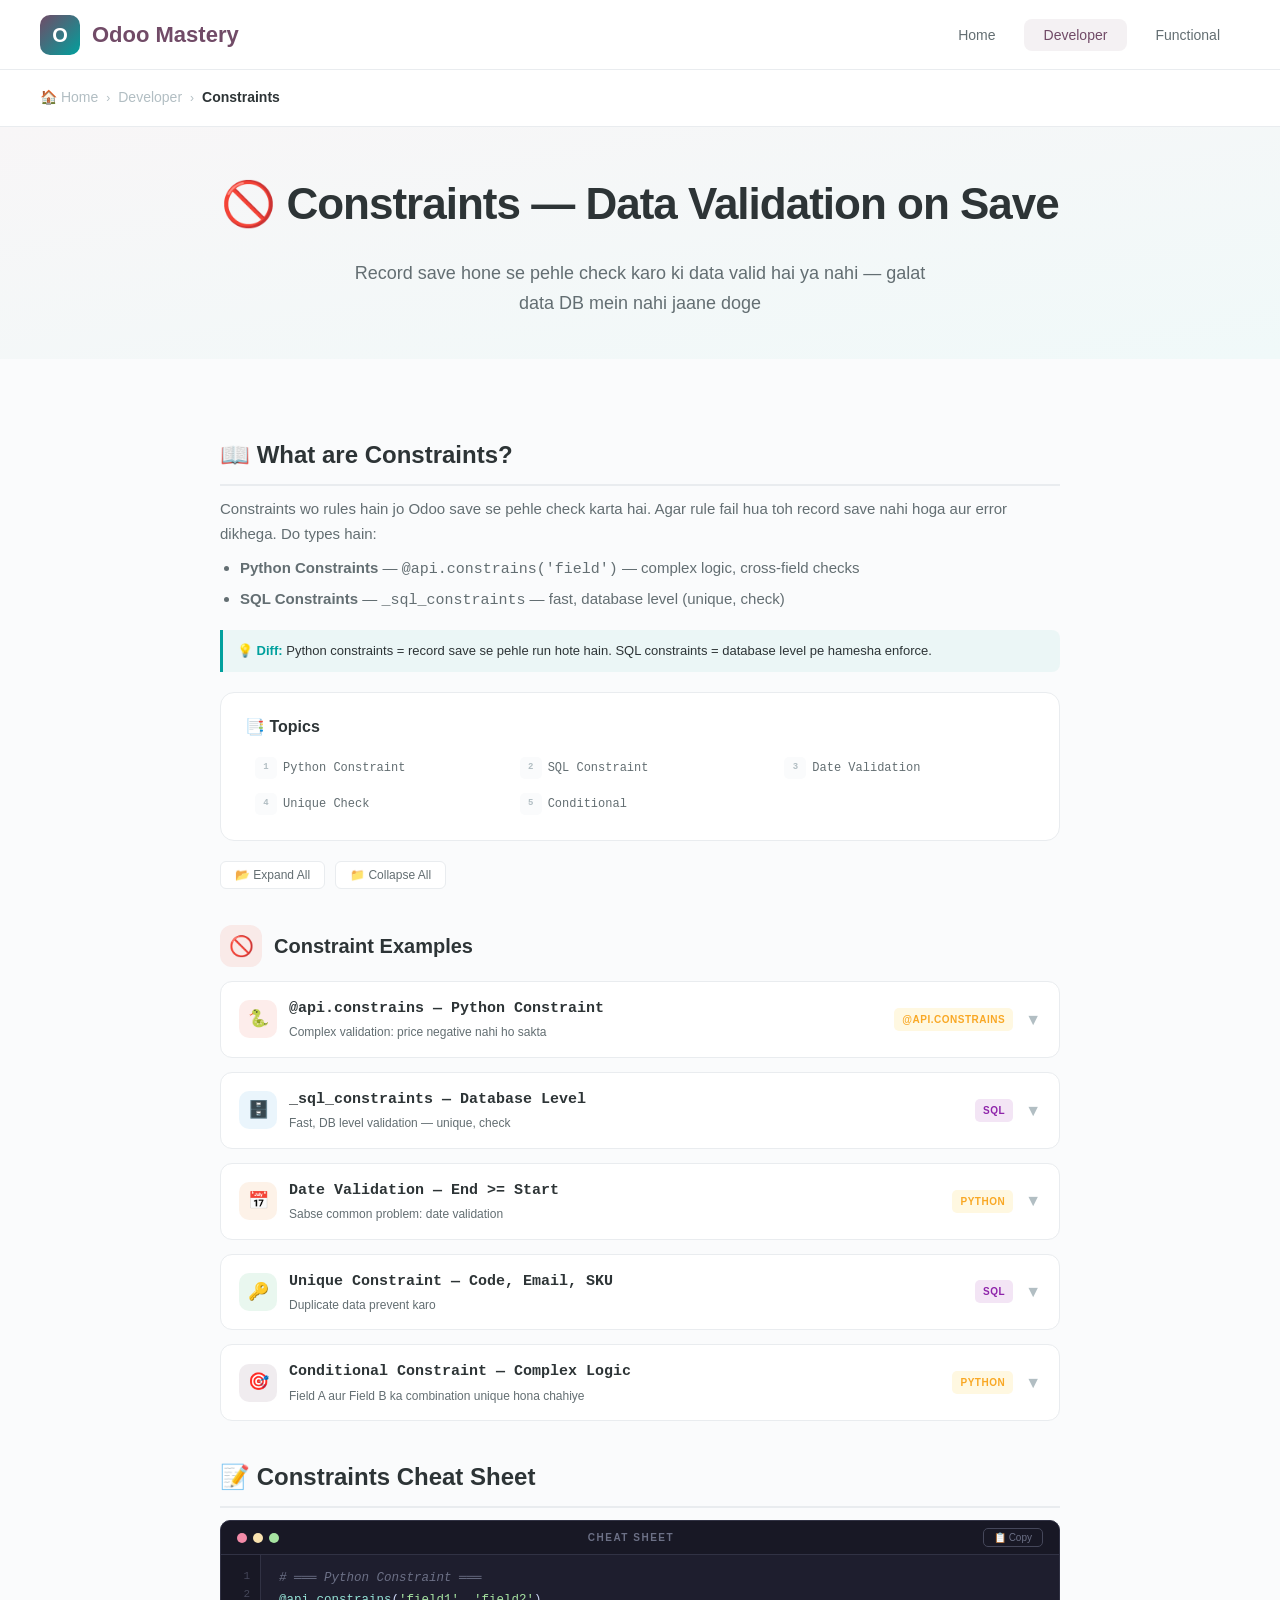
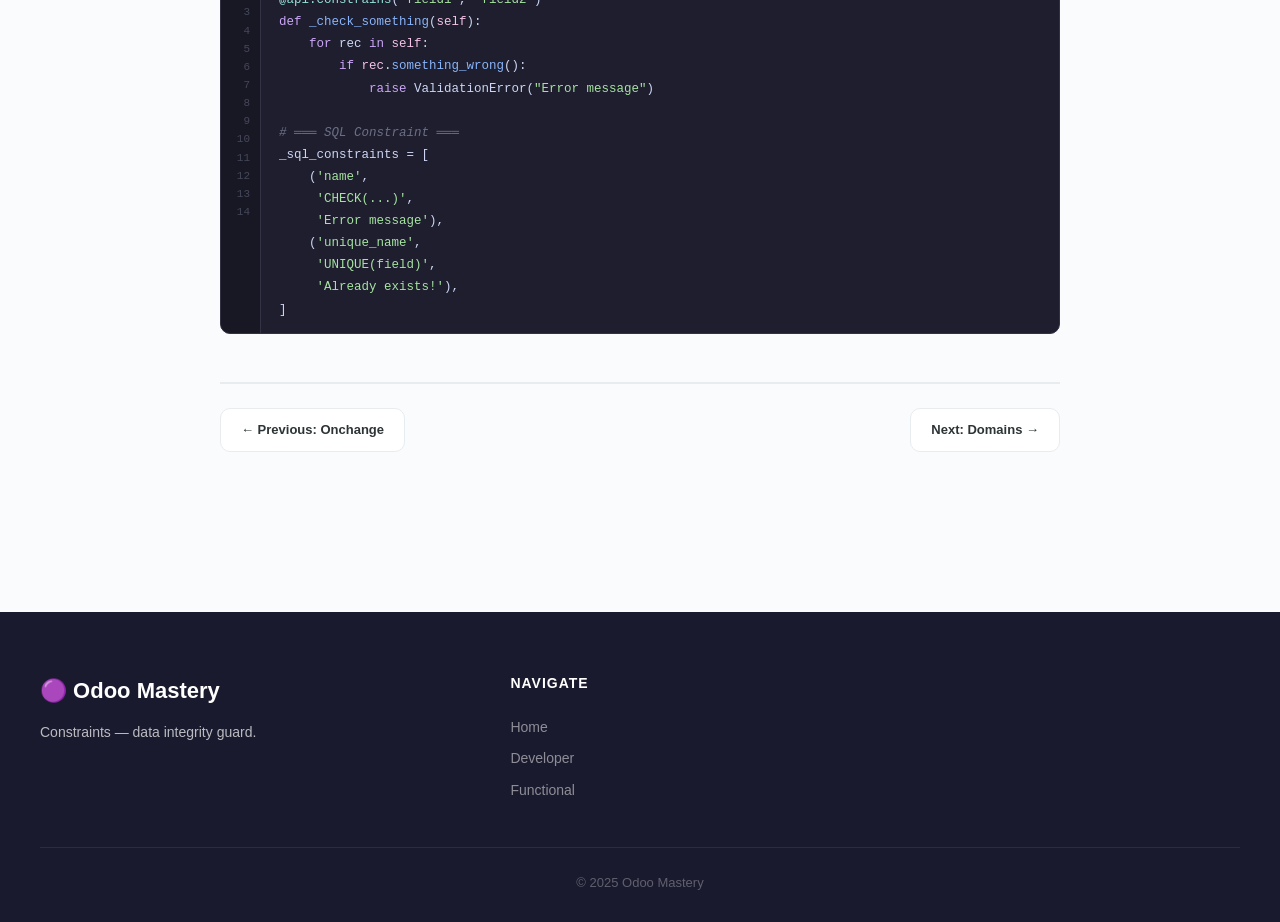
<file: pages/dev-constraints.html>
<!DOCTYPE html>
<html lang="en">
<head>
    <meta charset="UTF-8">
    <meta name="viewport" content="width=device-width, initial-scale=1.0">
    <title>Constraints — Odoo Mastery</title>
    <link rel="stylesheet" href="../css/style.css">
    <style>
        .content-wrapper{max-width:920px;margin:0 auto;padding:40px 40px 80px}
        .content-wrapper h2{font-size:24px;font-weight:700;margin:36px 0 10px;padding-bottom:8px;border-bottom:2px solid var(--border);display:flex;align-items:center;gap:10px}
        .content-wrapper h3{font-size:17px;font-weight:600;margin:18px 0 6px;color:var(--primary)}
        .content-wrapper p,.content-wrapper li{font-size:15px;line-height:1.7;color:var(--text-light)}
        .content-wrapper ul{margin:8px 0 16px 20px}.content-wrapper li{margin-bottom:4px}
        .code-block{background:#1e1e2e;border-radius:10px;margin:12px 0 16px;border:1px solid #313244;overflow:hidden}
        .code-block .code-header{display:flex;align-items:center;justify-content:space-between;padding:7px 16px;background:#181825;border-bottom:1px solid #313244}
        .code-block .dots{display:flex;gap:6px}.code-block .dots span{width:10px;height:10px;border-radius:50%}
        .code-block .dots span:nth-child(1){background:#f38ba8}.code-block .dots span:nth-child(2){background:#f9e2af}.code-block .dots span:nth-child(3){background:#a6e3a1}
        .code-block .lang-label{font-size:10px;color:#6c7086;text-transform:uppercase;letter-spacing:1.5px;font-weight:600}
        .code-block .copy-btn{background:0 0;border:1px solid #45475a;color:#6c7086;padding:3px 10px;border-radius:5px;font-size:10px;cursor:pointer;font-family:inherit;transition:all .2s}
        .code-block .copy-btn:hover{background:#313244;color:#cdd6f4}
        .code-block .code-body{display:flex;overflow-x:auto}
        .code-block .line-numbers{padding:12px 0;text-align:right;user-select:none;border-right:1px solid #313244;background:#181825;min-width:40px;flex-shrink:0}
        .code-block .line-numbers span{display:block;padding:0 10px;font-size:11px;line-height:1.65;color:#45475a;font-family:'JetBrains Mono','Consolas',monospace}
        .code-block pre{margin:0;padding:12px 18px;flex:1;overflow-x:auto;white-space:pre;tab-size:4}
        .code-block pre code{font-family:'JetBrains Mono','Fira Code','Consolas',monospace;font-size:12.5px;line-height:1.65;color:#cdd6f4;background:0 0;padding:0;white-space:pre}
        .cm{color:#6c7086;font-style:italic}.kw{color:#cba6f7}.st{color:#a6e3a1}.fn{color:#89b4fa}.cl{color:#f9e2af}.nu{color:#fab387}.op{color:#89dceb}.dc{color:#94e2d5}.sf{color:#f5c2e7}
        .method-card{background:var(--bg-card);border:1px solid var(--border);border-radius:12px;margin:14px 0;overflow:hidden;transition:var(--transition)}
        .method-card:hover{box-shadow:var(--shadow-md);border-color:rgba(113,75,103,.2)}
        .method-header{display:flex;align-items:center;justify-content:space-between;padding:14px 18px;cursor:pointer;user-select:none;gap:12px}
        .method-header:hover{background:rgba(113,75,103,.02)}
        .method-title-group{display:flex;align-items:center;gap:12px;flex:1;min-width:0}
        .method-icon{width:38px;height:38px;border-radius:10px;display:flex;align-items:center;justify-content:center;font-size:17px;flex-shrink:0}
        .method-name{font-family:'JetBrains Mono',monospace;font-size:15px;font-weight:700;color:var(--text)}
        .method-one-liner{font-size:12px;color:var(--text-light);margin-top:1px}
        .method-badges{display:flex;gap:6px;flex-shrink:0}
        .badge{padding:3px 8px;border-radius:5px;font-size:10px;font-weight:600;text-transform:uppercase;letter-spacing:.5px}
        .badge-decorator{background:#FFF8E1;color:#F9A825}.badge-util{background:#F3E5F5;color:#8E24AA}.badge-record{background:#E0F2F1;color:#00897B}.badge-search{background:#E8EAF6;color:#5C6BC0}
        .method-toggle{font-size:16px;color:var(--text-muted);transition:transform .3s ease;flex-shrink:0}
        .method-card.open .method-toggle{transform:rotate(180deg)}
        .method-body{display:none;padding:4px 18px 18px;border-top:1px solid var(--border)}
        .method-card.open .method-body{display:block}
        .hinglish-note{background:linear-gradient(135deg,#FFF8E1,#FFF3E0);border-left:3px solid #FFB300;padding:10px 14px;border-radius:0 8px 8px 0;margin:10px 0;font-size:13px;line-height:1.6}
        .hinglish-note strong{color:#E65100}
        .reallife-box{background:linear-gradient(135deg,#E8F5E9,#E0F2F1);border-left:3px solid #43A047;padding:10px 14px;border-radius:0 8px 8px 0;margin:10px 0;font-size:13px}
        .reallife-box strong{color:#2E7D32}
        .info-box{background:rgba(0,160,157,.06);border-left:3px solid var(--accent);padding:10px 14px;border-radius:0 8px 8px 0;margin:10px 0;font-size:13px}
        .info-box strong{color:var(--accent)}
        .warning-box{background:rgba(231,76,60,.06);border-left:3px solid #E74C3C;padding:10px 14px;border-radius:0 8px 8px 0;margin:10px 0;font-size:13px}
        .warning-box strong{color:#E74C3C}
        .toc{background:var(--bg-card);border:1px solid var(--border);border-radius:14px;padding:20px 24px;margin:20px 0}
        .toc h3{margin:0 0 12px;font-size:16px;color:var(--text)}
        .toc-grid{display:grid;grid-template-columns:repeat(auto-fill,minmax(200px,1fr));gap:4px}
        .toc-grid a{display:flex;align-items:center;gap:6px;padding:5px 10px;border-radius:6px;font-size:12px;font-family:'JetBrains Mono',monospace;color:var(--text-light);transition:var(--transition)}
        .toc-grid a:hover{background:rgba(113,75,103,.06);color:var(--primary)}
        .toc-grid .toc-num{width:22px;height:22px;background:var(--bg);border-radius:5px;display:flex;align-items:center;justify-content:center;font-size:9px;font-weight:700;color:var(--text-muted);flex-shrink:0}
        .section-divider{display:flex;align-items:center;gap:12px;margin:36px 0 6px}
        .section-divider .divider-icon{width:42px;height:42px;border-radius:12px;display:flex;align-items:center;justify-content:center;font-size:20px}
        .section-divider .divider-text h2{margin:0;border:none;padding:0;font-size:20px}
        .section-divider .divider-text p{font-size:13px;margin:0}
        .expand-controls{display:flex;gap:10px;margin:14px 0}
        .expand-btn{padding:6px 14px;border-radius:6px;border:1px solid var(--border);background:#fff;cursor:pointer;font-size:12px;font-weight:500;color:var(--text-light);font-family:inherit;transition:var(--transition)}
        .expand-btn:hover{border-color:var(--primary);color:var(--primary)}
        .nav-bottom{display:flex;justify-content:space-between;margin-top:48px;padding-top:24px;border-top:2px solid var(--border)}
        .nav-bottom a{display:flex;align-items:center;gap:8px;padding:10px 20px;background:var(--bg-card);border:1px solid var(--border);border-radius:10px;font-weight:600;font-size:13px;transition:var(--transition)}
        .nav-bottom a:hover{border-color:var(--primary);color:var(--primary);box-shadow:var(--shadow-md)}
        @media(max-width:768px){.content-wrapper{padding:24px 16px 60px}.method-header{flex-wrap:wrap}.method-badges{order:3;width:100%;margin-top:6px}.toc-grid{grid-template-columns:1fr 1fr}.code-block .line-numbers{display:none}.code-block pre{padding:12px}}
    </style>
</head>
<body>
<nav class="navbar" id="navbar">
    <a href="../index.html" class="nav-logo"><div class="logo-icon">O</div>Odoo Mastery</a>
    <ul class="nav-links">
        <li><a href="../index.html">Home</a></li>
        <li><a href="../main/developer.html" class="active">Developer</a></li>
        <li><a href="../main/functional.html">Functional</a></li>
    </ul>
</nav>
<div class="breadcrumb-bar">
    <div class="breadcrumb">
        <a href="../index.html">🏠 Home</a><span class="sep">›</span>
        <a href="../main/developer.html">Developer</a><span class="sep">›</span>
        <span class="current">Constraints</span>
    </div>
</div>
<div class="page-hero" style="padding:40px">
    <h1>🚫 Constraints — Data Validation on Save</h1>
    <p>Record save hone se pehle check karo ki data valid hai ya nahi — galat data DB mein nahi jaane doge</p>
</div>
<div class="content-wrapper">
    <h2>📖 What are Constraints?</h2>
    <p>Constraints wo rules hain jo Odoo save se pehle check karta hai. Agar rule fail hua toh record save nahi hoga aur error dikhega. Do types hain:</p>
    <ul>
        <li><strong>Python Constraints</strong> — <code>@api.constrains('field')</code> — complex logic, cross-field checks</li>
        <li><strong>SQL Constraints</strong> — <code>_sql_constraints</code> — fast, database level (unique, check)</li>
    </ul>
    <div class="info-box"><strong>💡 Diff:</strong> Python constraints = record save se pehle run hote hain. SQL constraints = database level pe hamesha enforce.</div>

    <div class="toc">
        <h3>📑 Topics</h3>
        <div class="toc-grid">
            <a href="#python"><span class="toc-num">1</span>Python Constraint</a>
            <a href="#sql"><span class="toc-num">2</span>SQL Constraint</a>
            <a href="#dates"><span class="toc-num">3</span>Date Validation</a>
            <a href="#unique"><span class="toc-num">4</span>Unique Check</a>
            <a href="#conditional"><span class="toc-num">5</span>Conditional</a>
        </div>
    </div>
    <div class="expand-controls">
        <button class="expand-btn" onclick="expandAll()">📂 Expand All</button>
        <button class="expand-btn" onclick="collapseAll()">📁 Collapse All</button>
    </div>

    <div class="section-divider"><div class="divider-icon" style="background:rgba(231,76,60,.1);color:#E74C3C">🚫</div><div class="divider-text"><h2>Constraint Examples</h2></div></div>

    <div class="method-card" id="python">
        <div class="method-header" onclick="this.parentElement.classList.toggle('open')">
            <div class="method-title-group"><div class="method-icon icon-red">🐍</div><div><div class="method-name">@api.constrains — Python Constraint</div><div class="method-one-liner">Complex validation: price negative nahi ho sakta</div></div></div>
            <div class="method-badges"><span class="badge badge-decorator">@api.constrains</span></div><span class="method-toggle">▼</span>
        </div>
        <div class="method-body">
            <div class="hinglish-note"><strong>🗣️ Hinglish:</strong> Jab record save ho, <code>@api.constrains('field')</code> check karta hai. Agar validation fail hogi toh <code>ValidationError</code> raise karo — save nahi hoga.</div>
            <div class="code-block"><div class="code-header"><div class="dots"><span></span><span></span><span></span></div><span class="lang-label">Python</span><button class="copy-btn" onclick="copyCode(this)">📋 Copy</button></div><div class="code-body"><div class="line-numbers"><span>1</span><span>2</span><span>3</span><span>4</span><span>5</span><span>6</span><span>7</span><span>8</span><span>9</span><span>10</span></div>
<pre><code><span class="kw">from</span> odoo.exceptions <span class="kw">import</span> ValidationError

<span class="dc">@api.constrains</span>(<span class="st">'price'</span>)
<span class="kw">def</span> <span class="fn">_check_price</span>(<span class="sf">self</span>):
    <span class="kw">for</span> rec <span class="kw">in</span> <span class="sf">self</span>:
        <span class="kw">if</span> rec.price < <span class="nu">0</span>:
            <span class="kw">raise</span> ValidationError(
                <span class="st">"Price negative nahi ho sakta bhai! 😤"</span>
            )</code></pre></div></div>
            <div class="reallife-box"><strong>🏢 Real-life:</strong> Koi bhi product -₹100 price ke saath save nahi ho sakta. Ya sale order mein discount -20% nahi daal sakta. Ye sab constraints se check karo.</div>
        </div>
    </div>

    <div class="method-card" id="sql">
        <div class="method-header" onclick="this.parentElement.classList.toggle('open')">
            <div class="method-title-group"><div class="method-icon icon-blue">🗄️</div><div><div class="method-name">_sql_constraints — Database Level</div><div class="method-one-liner">Fast, DB level validation — unique, check</div></div></div>
            <div class="method-badges"><span class="badge badge-util">SQL</span></div><span class="method-toggle">▼</span>
        </div>
        <div class="method-body">
            <div class="hinglish-note"><strong>🗣️ Hinglish:</strong> Database level constraints bahut fast hote hain. Python validation se pehle hi DB reject kar deta hai. <code>_sql_constraints</code> mein list of tuples: (name, sql_expression, message).</div>
            <div class="code-block"><div class="code-header"><div class="dots"><span></span><span></span><span></span></div><span class="lang-label">Python</span><button class="copy-btn" onclick="copyCode(this)">📋 Copy</button></div><div class="code-body"><div class="line-numbers"><span>1</span><span>2</span><span>3</span><span>4</span><span>5</span><span>6</span><span>7</span><span>8</span><span>9</span></div>
<pre><code>_sql_constraints = [
    (<span class="st">'positive_price'</span>,
     <span class="st">'CHECK(price >= 0)'</span>,
     <span class="st">'Price 0 se kam nahi ho sakta bro!'</span>),
    (<span class="st">'unique_product_code'</span>,
     <span class="st">'UNIQUE(code)'</span>,
     <span class="st">'Yeh code already exist karta hai!'</span>),
    (<span class="st">'end_after_start'</span>,
     <span class="st">'CHECK(date_end >= date_start)'</span>,
     <span class="st">'End date start date se pehle nahi ho sakti'</span>),
]</code></pre></div></div>
            <div class="info-box"><strong>💡 SQL vs Python:</strong> SQL constraints DB level pe hain — bypass nahi ho sakte. Python constraints only through ORM (can be bypassed with raw SQL). Best practice: dono use karo.</div>
        </div>
    </div>

    <div class="method-card" id="dates">
        <div class="method-header" onclick="this.parentElement.classList.toggle('open')">
            <div class="method-title-group"><div class="method-icon icon-orange">📅</div><div><div class="method-name">Date Validation — End >= Start</div><div class="method-one-liner">Sabse common problem: date validation</div></div></div>
            <div class="method-badges"><span class="badge badge-decorator">PYTHON</span></div><span class="method-toggle">▼</span>
        </div>
        <div class="method-body">
            <div class="hinglish-note"><strong>🗣️ Hinglish:</strong> "End date, start date se pehle kyun daal raha hai bhai?" — yeh Odoo mein sabse common validation hai. Dono Python aur SQL mein kar sakte ho.</div>
            <div class="code-block"><div class="code-header"><div class="dots"><span></span><span></span><span></span></div><span class="lang-label">Python</span><button class="copy-btn" onclick="copyCode(this)">📋 Copy</button></div><div class="code-body"><div class="line-numbers"><span>1</span><span>2</span><span>3</span><span>4</span><span>5</span><span>6</span><span>7</span><span>8</span></div>
<pre><code><span class="dc">@api.constrains</span>(<span class="st">'date_start'</span>, <span class="st">'date_end'</span>)
<span class="kw">def</span> <span class="fn">_check_dates</span>(<span class="sf">self</span>):
    <span class="kw">for</span> rec <span class="kw">in</span> <span class="sf">self</span>:
        <span class="kw">if</span> rec.date_end <span class="kw">and</span> rec.date_start:
            <span class="kw">if</span> rec.date_end < rec.date_start:
                <span class="kw">raise</span> ValidationError(
                    <span class="st">"End date start se pehle nahi ho sakti! 🗓️"</span>
                )</code></pre></div></div>
        </div>
    </div>

    <div class="method-card" id="unique">
        <div class="method-header" onclick="this.parentElement.classList.toggle('open')">
            <div class="method-title-group"><div class="method-icon icon-green">🔑</div><div><div class="method-name">Unique Constraint — Code, Email, SKU</div><div class="method-one-liner">Duplicate data prevent karo</div></div></div>
            <div class="method-badges"><span class="badge badge-util">SQL</span></div><span class="method-toggle">▼</span>
        </div>
        <div class="method-body">
            <div class="code-block"><div class="code-header"><div class="dots"><span></span><span></span><span></span></div><span class="lang-label">Python</span><button class="copy-btn" onclick="copyCode(this)">📋 Copy</button></div><div class="code-body"><div class="line-numbers"><span>1</span><span>2</span><span>3</span><span>4</span><span>5</span><span>6</span><span>7</span><span>8</span><span>9</span></div>
<pre><code>_sql_constraints = [
    (<span class="st">'unique_email'</span>,
     <span class="st">'UNIQUE(coalesce(email, (id)::text))'</span>,
     <span class="st">'Email already exists! Duplicate nahi ho sakta'</span>),
    (<span class="st">'unique_sku'</span>,
     <span class="st">'UNIQUE(default_code)'</span>,
     <span class="st">'Product SKU already taken!'</span>),
]

<span class="cm"># ── Conditional unique (active only) ──</span>
<span class="cm"># Only unique if active = True</span>
_sql_constraints = [
    (<span class="st">'unique_code_active'</span>,
     <span class="st">'UNIQUE(code) WHERE active = True'</span>,
     <span class="st">'Code must be unique among active records!'</span>),
]</code></pre></div></div>
        </div>
    </div>

    <div class="method-card" id="conditional">
        <div class="method-header" onclick="this.parentElement.classList.toggle('open')">
            <div class="method-title-group"><div class="method-icon icon-purple">🎯</div><div><div class="method-name">Conditional Constraint — Complex Logic</div><div class="method-one-liner">Field A aur Field B ka combination unique hona chahiye</div></div></div>
            <div class="method-badges"><span class="badge badge-decorator">PYTHON</span></div><span class="method-toggle">▼</span>
        </div>
        <div class="method-body">
            <div class="hinglish-note"><strong>🗣️ Hinglish:</strong> Kabhi kabhi complex condition hoti hai jo SQL mein nahi likhi ja sakti. Tab Python constraint use karo — jaise "ek user ka ek hi draft sale order ho sakta hai same partner ke liye".</div>
            <div class="code-block"><div class="code-header"><div class="dots"><span></span><span></span><span></span></div><span class="lang-label">Python</span><button class="copy-btn" onclick="copyCode(this)">📋 Copy</button></div><div class="code-body"><div class="line-numbers"><span>1</span><span>2</span><span>3</span><span>4</span><span>5</span><span>6</span><span>7</span><span>8</span><span>9</span><span>10</span><span>11</span><span>12</span><span>13</span></div>
<pre><code><span class="dc">@api.constrains</span>(<span class="st">'partner_id'</span>, <span class="st">'state'</span>)
<span class="kw">def</span> <span class="fn">_check_duplicate_draft</span>(<span class="sf">self</span>):
    <span class="kw">for</span> rec <span class="kw">in</span> <span class="sf">self</span>:
        <span class="kw">if</span> rec.state == <span class="st">'draft'</span>:
            <span class="sf">duplicates</span> = <span class="sf">self</span>.<span class="fn">search</span>([
                (<span class="st">'partner_id'</span>, <span class="op">=</span>, rec.partner_id.id),
                (<span class="st">'state'</span>, <span class="op">=</span>, <span class="st">'draft'</span>),
                (<span class="st">'id'</span>, <span class="op">!=</span>, rec.id),
            ])
            <span class="kw">if</span> duplicates:
                <span class="kw">raise</span> ValidationError(
                    <span class="st">f"Customer </span>{rec.partner_id.name}<span class="st"> ka already ek draft order hai! 📋"</span>
                )</code></pre></div></div>
        </div>
    </div>

    <h2>📝 Constraints Cheat Sheet</h2>
    <div class="code-block"><div class="code-header"><div class="dots"><span></span><span></span><span></span></div><span class="lang-label">Cheat Sheet</span><button class="copy-btn" onclick="copyCode(this)">📋 Copy</button></div><div class="code-body"><div class="line-numbers"><span>1</span><span>2</span><span>3</span><span>4</span><span>5</span><span>6</span><span>7</span><span>8</span><span>9</span><span>10</span><span>11</span><span>12</span><span>13</span><span>14</span></div>
<pre><code><span class="cm"># ═══ Python Constraint ═══</span>
<span class="dc">@api.constrains</span>(<span class="st">'field1'</span>, <span class="st">'field2'</span>)
<span class="kw">def</span> <span class="fn">_check_something</span>(<span class="sf">self</span>):
    <span class="kw">for</span> rec <span class="kw">in</span> <span class="sf">self</span>:
        <span class="kw">if</span> <span class="sf">rec</span>.<span class="fn">something_wrong</span>():
            <span class="kw">raise</span> ValidationError(<span class="st">"Error message"</span>)

<span class="cm"># ═══ SQL Constraint ═══</span>
_sql_constraints = [
    (<span class="st">'name'</span>,
     <span class="st">'CHECK(...)'</span>,
     <span class="st">'Error message'</span>),
    (<span class="st">'unique_name'</span>,
     <span class="st">'UNIQUE(field)'</span>,
     <span class="st">'Already exists!'</span>),
]</code></pre></div></div>

    <div class="nav-bottom">
        <a href="dev-onchange.html">← Previous: Onchange</a>
        <a href="dev-domains.html">Next: Domains →</a>
    </div>
</div>
<footer class="footer">
    <div class="footer-content"><div class="footer-brand"><div class="footer-logo">🟣 Odoo Mastery</div><p>Constraints — data integrity guard.</p></div><div class="footer-col"><h4>Navigate</h4><a href="../index.html">Home</a><a href="../main/developer.html">Developer</a><a href="../main/functional.html">Functional</a></div></div>
    <div class="footer-bottom">© 2025 Odoo Mastery</div>
</footer>
<script>
window.addEventListener('scroll',()=>{document.getElementById('navbar').classList.toggle('scrolled',window.scrollY>20)});
function expandAll(){document.querySelectorAll('.method-card').forEach(c=>c.classList.add('open'))}
function collapseAll(){document.querySelectorAll('.method-card').forEach(c=>c.classList.remove('open'))}
function copyCode(b){const c=b.closest('.code-block').querySelector('pre code').textContent;navigator.clipboard.writeText(c).then(()=>{b.textContent='✅ Copied!';setTimeout(()=>b.textContent='📋 Copy',2000)})}
document.querySelectorAll('.toc-grid a').forEach(l=>{l.addEventListener('click',e=>{e.preventDefault();const t=document.querySelector(l.getAttribute('href'));if(t){t.classList.add('open');t.scrollIntoView({behavior:'smooth',block:'center'})}})});
</script>
</body>
</html>
</file>
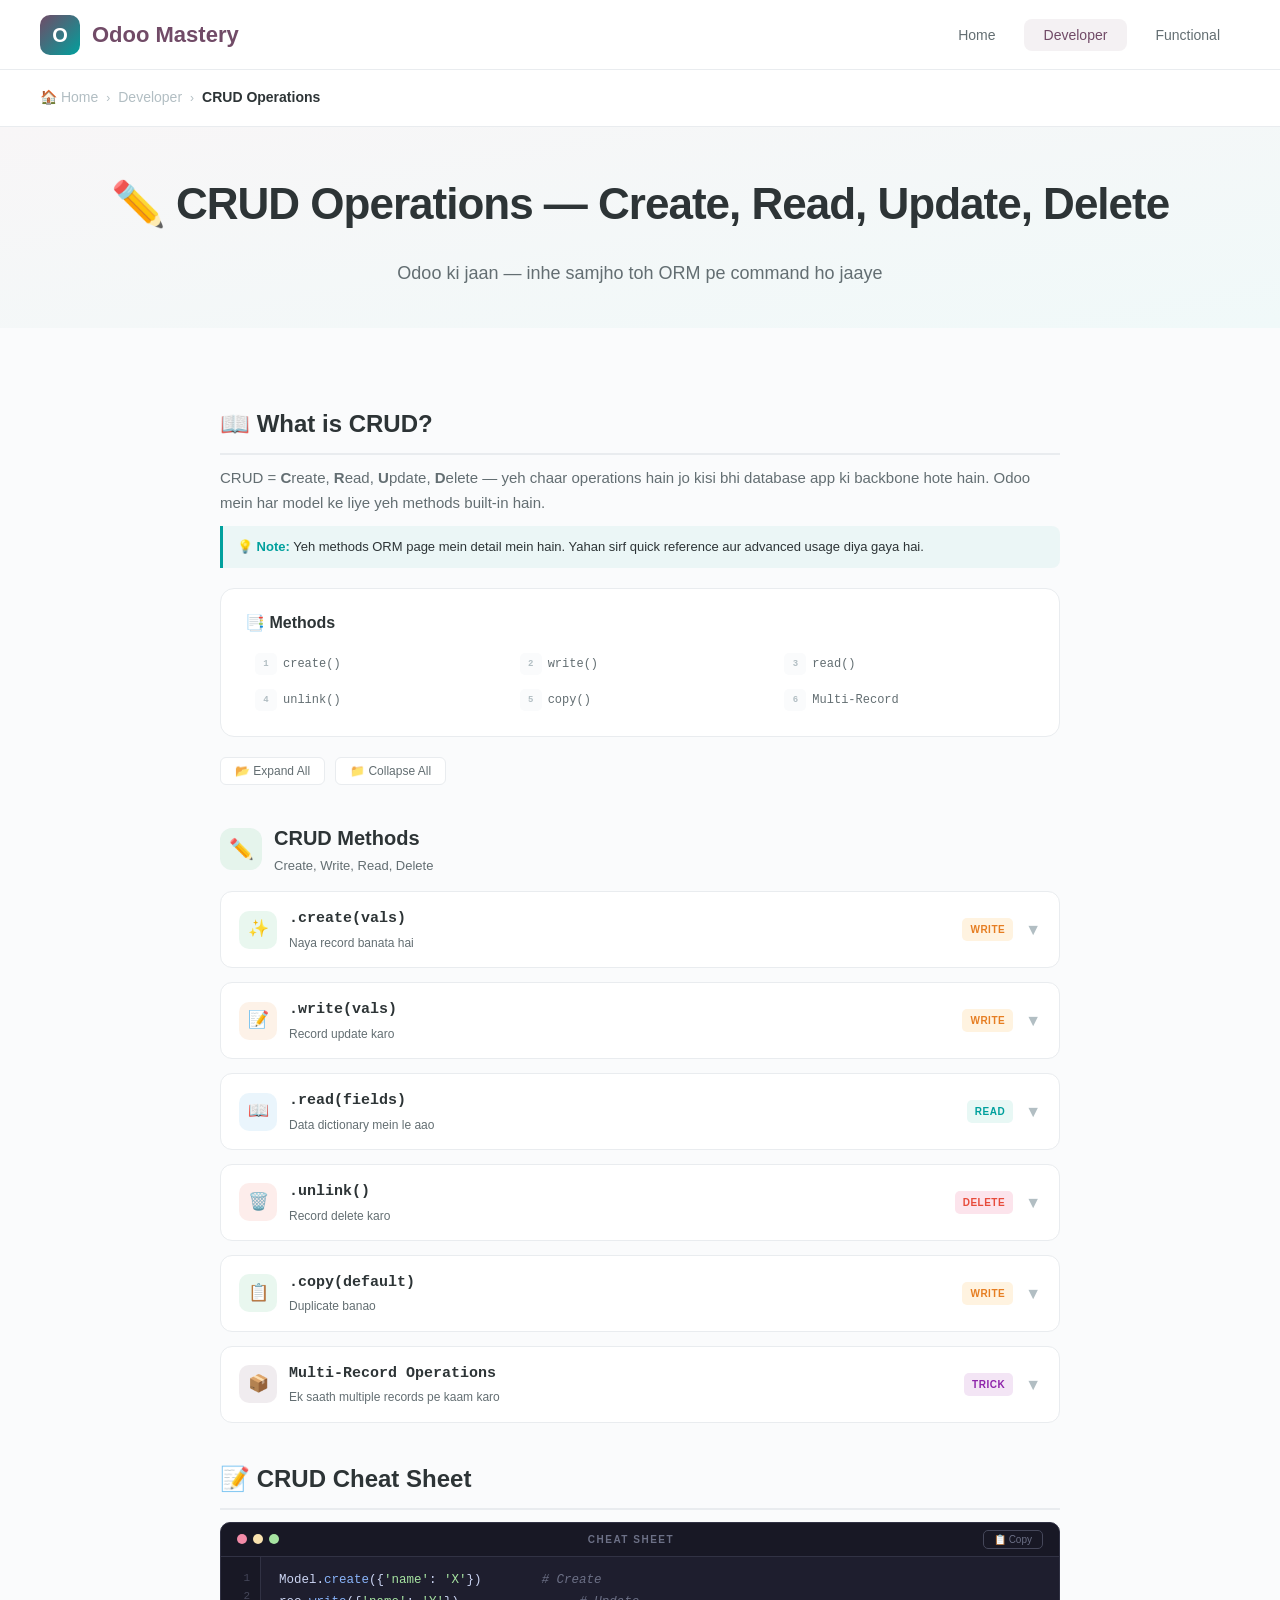
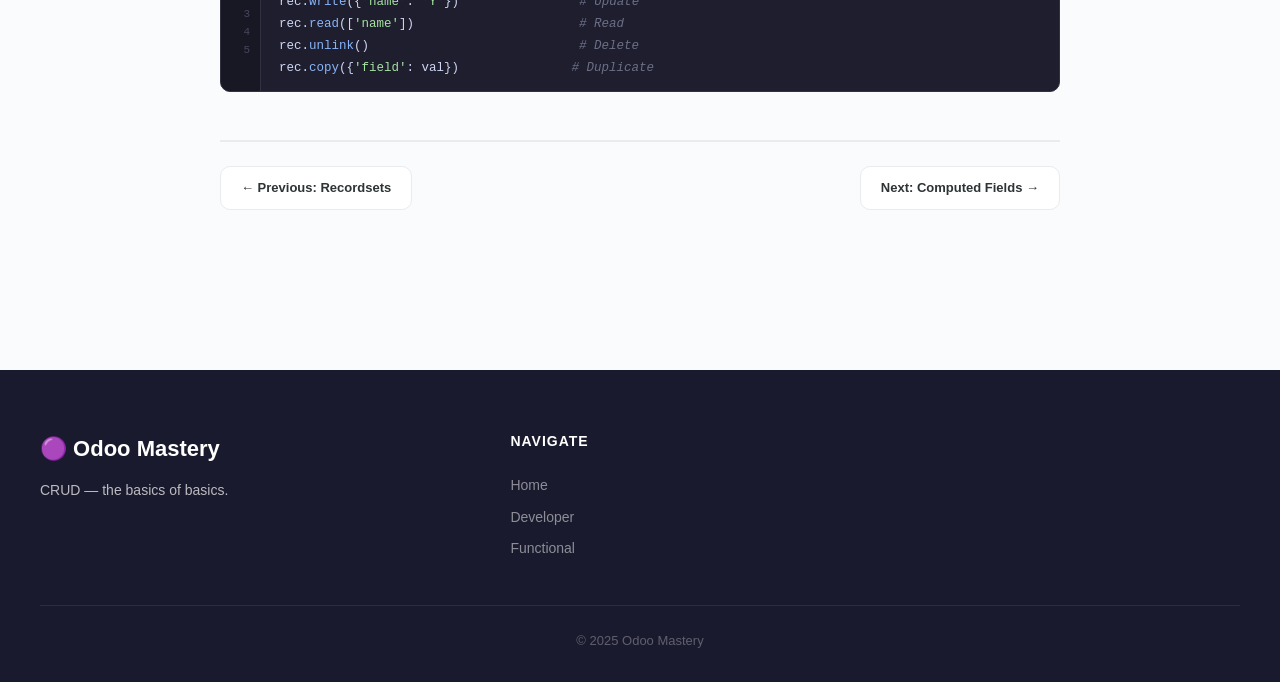
<file: pages/dev-crud.html>
<!DOCTYPE html>
<html lang="en">
<head>
    <meta charset="UTF-8">
    <meta name="viewport" content="width=device-width, initial-scale=1.0">
    <title>CRUD Operations — Odoo Mastery</title>
    <link rel="stylesheet" href="../css/style.css">
    <style>
        .content-wrapper{max-width:920px;margin:0 auto;padding:40px 40px 80px}
        .content-wrapper h2{font-size:24px;font-weight:700;margin:36px 0 10px;padding-bottom:8px;border-bottom:2px solid var(--border);display:flex;align-items:center;gap:10px}
        .content-wrapper h3{font-size:17px;font-weight:600;margin:18px 0 6px;color:var(--primary)}
        .content-wrapper p,.content-wrapper li{font-size:15px;line-height:1.7;color:var(--text-light)}
        .content-wrapper ul{margin:8px 0 16px 20px}.content-wrapper li{margin-bottom:4px}
        .code-block{background:#1e1e2e;border-radius:10px;margin:12px 0 16px;border:1px solid #313244;overflow:hidden}
        .code-block .code-header{display:flex;align-items:center;justify-content:space-between;padding:7px 16px;background:#181825;border-bottom:1px solid #313244}
        .code-block .dots{display:flex;gap:6px}.code-block .dots span{width:10px;height:10px;border-radius:50%}
        .code-block .dots span:nth-child(1){background:#f38ba8}.code-block .dots span:nth-child(2){background:#f9e2af}.code-block .dots span:nth-child(3){background:#a6e3a1}
        .code-block .lang-label{font-size:10px;color:#6c7086;text-transform:uppercase;letter-spacing:1.5px;font-weight:600}
        .code-block .copy-btn{background:0 0;border:1px solid #45475a;color:#6c7086;padding:3px 10px;border-radius:5px;font-size:10px;cursor:pointer;font-family:inherit;transition:all .2s}
        .code-block .copy-btn:hover{background:#313244;color:#cdd6f4}
        .code-block .code-body{display:flex;overflow-x:auto}
        .code-block .line-numbers{padding:12px 0;text-align:right;user-select:none;border-right:1px solid #313244;background:#181825;min-width:40px;flex-shrink:0}
        .code-block .line-numbers span{display:block;padding:0 10px;font-size:11px;line-height:1.65;color:#45475a;font-family:'JetBrains Mono','Consolas',monospace}
        .code-block pre{margin:0;padding:12px 18px;flex:1;overflow-x:auto;white-space:pre;tab-size:4}
        .code-block pre code{font-family:'JetBrains Mono','Fira Code','Consolas',monospace;font-size:12.5px;line-height:1.65;color:#cdd6f4;background:0 0;padding:0;white-space:pre}
        .cm{color:#6c7086;font-style:italic}.kw{color:#cba6f7}.st{color:#a6e3a1}.fn{color:#89b4fa}.cl{color:#f9e2af}.nu{color:#fab387}.op{color:#89dceb}.dc{color:#94e2d5}.sf{color:#f5c2e7}
        .method-card{background:var(--bg-card);border:1px solid var(--border);border-radius:12px;margin:14px 0;overflow:hidden;transition:var(--transition)}
        .method-card:hover{box-shadow:var(--shadow-md);border-color:rgba(113,75,103,.2)}
        .method-header{display:flex;align-items:center;justify-content:space-between;padding:14px 18px;cursor:pointer;user-select:none;gap:12px}
        .method-header:hover{background:rgba(113,75,103,.02)}
        .method-title-group{display:flex;align-items:center;gap:12px;flex:1;min-width:0}
        .method-icon{width:38px;height:38px;border-radius:10px;display:flex;align-items:center;justify-content:center;font-size:17px;flex-shrink:0}
        .method-name{font-family:'JetBrains Mono',monospace;font-size:15px;font-weight:700;color:var(--text)}
        .method-one-liner{font-size:12px;color:var(--text-light);margin-top:1px}
        .method-badges{display:flex;gap:6px;flex-shrink:0}
        .badge{padding:3px 8px;border-radius:5px;font-size:10px;font-weight:600;text-transform:uppercase;letter-spacing:.5px}
        .badge-read{background:#E8F8F5;color:#00A09D}.badge-write{background:#FFF3E0;color:#E67E22}.badge-delete{background:#FCE4EC;color:#E74C3C}
        .badge-search{background:#E8EAF6;color:#5C6BC0}.badge-util{background:#F3E5F5;color:#8E24AA}.badge-record{background:#E0F2F1;color:#00897B}
        .method-toggle{font-size:16px;color:var(--text-muted);transition:transform .3s ease;flex-shrink:0}
        .method-card.open .method-toggle{transform:rotate(180deg)}
        .method-body{display:none;padding:4px 18px 18px;border-top:1px solid var(--border)}
        .method-card.open .method-body{display:block}
        .hinglish-note{background:linear-gradient(135deg,#FFF8E1,#FFF3E0);border-left:3px solid #FFB300;padding:10px 14px;border-radius:0 8px 8px 0;margin:10px 0;font-size:13px;line-height:1.6}
        .hinglish-note strong{color:#E65100}
        .reallife-box{background:linear-gradient(135deg,#E8F5E9,#E0F2F1);border-left:3px solid #43A047;padding:10px 14px;border-radius:0 8px 8px 0;margin:10px 0;font-size:13px}
        .reallife-box strong{color:#2E7D32}
        .info-box{background:rgba(0,160,157,.06);border-left:3px solid var(--accent);padding:10px 14px;border-radius:0 8px 8px 0;margin:10px 0;font-size:13px}
        .info-box strong{color:var(--accent)}
        .warning-box{background:rgba(231,76,60,.06);border-left:3px solid #E74C3C;padding:10px 14px;border-radius:0 8px 8px 0;margin:10px 0;font-size:13px}
        .warning-box strong{color:#E74C3C}
        .syntax-box{background:#f0f1f3;border:1px solid var(--border);border-radius:8px;padding:10px 16px;margin:8px 0;font-family:'JetBrains Mono',monospace;font-size:13px;color:var(--primary-dark);white-space:pre;overflow-x:auto}
        .returns-table{width:100%;border-collapse:collapse;margin:8px 0;font-size:13px}
        .returns-table th{background:var(--bg);padding:8px 12px;text-align:left;font-weight:600;font-size:11px;text-transform:uppercase;letter-spacing:.5px;color:var(--text-muted);border-bottom:2px solid var(--border)}
        .returns-table td{padding:8px 12px;border-bottom:1px solid var(--border);color:var(--text-light)}
        .returns-table code{background:#f0f0f0;padding:2px 6px;border-radius:4px;font-size:12px;color:var(--primary)}
        .toc{background:var(--bg-card);border:1px solid var(--border);border-radius:14px;padding:20px 24px;margin:20px 0}
        .toc h3{margin:0 0 12px;font-size:16px;color:var(--text)}
        .toc-grid{display:grid;grid-template-columns:repeat(auto-fill,minmax(200px,1fr));gap:4px}
        .toc-grid a{display:flex;align-items:center;gap:6px;padding:5px 10px;border-radius:6px;font-size:12px;font-family:'JetBrains Mono',monospace;color:var(--text-light);transition:var(--transition)}
        .toc-grid a:hover{background:rgba(113,75,103,.06);color:var(--primary)}
        .toc-grid .toc-num{width:22px;height:22px;background:var(--bg);border-radius:5px;display:flex;align-items:center;justify-content:center;font-size:9px;font-weight:700;color:var(--text-muted);flex-shrink:0}
        .section-divider{display:flex;align-items:center;gap:12px;margin:36px 0 6px}
        .section-divider .divider-icon{width:42px;height:42px;border-radius:12px;display:flex;align-items:center;justify-content:center;font-size:20px}
        .section-divider .divider-text h2{margin:0;border:none;padding:0;font-size:20px}
        .section-divider .divider-text p{font-size:13px;margin:0}
        .expand-controls{display:flex;gap:10px;margin:14px 0}
        .expand-btn{padding:6px 14px;border-radius:6px;border:1px solid var(--border);background:#fff;cursor:pointer;font-size:12px;font-weight:500;color:var(--text-light);font-family:inherit;transition:var(--transition)}
        .expand-btn:hover{border-color:var(--primary);color:var(--primary)}
        .nav-bottom{display:flex;justify-content:space-between;margin-top:48px;padding-top:24px;border-top:2px solid var(--border)}
        .nav-bottom a{display:flex;align-items:center;gap:8px;padding:10px 20px;background:var(--bg-card);border:1px solid var(--border);border-radius:10px;font-weight:600;font-size:13px;transition:var(--transition)}
        .nav-bottom a:hover{border-color:var(--primary);color:var(--primary);box-shadow:var(--shadow-md)}
        @media(max-width:768px){.content-wrapper{padding:24px 16px 60px}.method-header{flex-wrap:wrap}.method-badges{order:3;width:100%;margin-top:6px}.toc-grid{grid-template-columns:1fr 1fr}.code-block .line-numbers{display:none}.code-block pre{padding:12px}}
    </style>
</head>
<body>
<nav class="navbar" id="navbar">
    <a href="../index.html" class="nav-logo"><div class="logo-icon">O</div>Odoo Mastery</a>
    <ul class="nav-links">
        <li><a href="../index.html">Home</a></li>
        <li><a href="../main/developer.html" class="active">Developer</a></li>
        <li><a href="../main/functional.html">Functional</a></li>
    </ul>
</nav>
<div class="breadcrumb-bar">
    <div class="breadcrumb">
        <a href="../index.html">🏠 Home</a><span class="sep">›</span>
        <a href="../main/developer.html">Developer</a><span class="sep">›</span>
        <span class="current">CRUD Operations</span>
    </div>
</div>
<div class="page-hero" style="padding:40px">
    <h1>✏️ CRUD Operations — Create, Read, Update, Delete</h1>
    <p>Odoo ki jaan — inhe samjho toh ORM pe command ho jaaye</p>
</div>
<div class="content-wrapper">
    <h2>📖 What is CRUD?</h2>
    <p>CRUD = <strong>C</strong>reate, <strong>R</strong>ead, <strong>U</strong>pdate, <strong>D</strong>elete — yeh chaar operations hain jo kisi bhi database app ki backbone hote hain. Odoo mein har model ke liye yeh methods built-in hain.</p>
    <div class="info-box"><strong>💡 Note:</strong> Yeh methods ORM page mein detail mein hain. Yahan sirf quick reference aur advanced usage diya gaya hai.</div>

    <div class="toc">
        <h3>📑 Methods</h3>
        <div class="toc-grid">
            <a href="#create"><span class="toc-num">1</span>create()</a>
            <a href="#write"><span class="toc-num">2</span>write()</a>
            <a href="#read"><span class="toc-num">3</span>read()</a>
            <a href="#unlink"><span class="toc-num">4</span>unlink()</a>
            <a href="#copy"><span class="toc-num">5</span>copy()</a>
            <a href="#multi"><span class="toc-num">6</span>Multi-Record</a>
        </div>
    </div>
    <div class="expand-controls">
        <button class="expand-btn" onclick="expandAll()">📂 Expand All</button>
        <button class="expand-btn" onclick="collapseAll()">📁 Collapse All</button>
    </div>

    <div class="section-divider"><div class="divider-icon" style="background:rgba(39,174,96,.1);color:#27AE60">✏️</div><div class="divider-text"><h2>CRUD Methods</h2><p>Create, Write, Read, Delete</p></div></div>

    <div class="method-card" id="create">
        <div class="method-header" onclick="this.parentElement.classList.toggle('open')">
            <div class="method-title-group"><div class="method-icon icon-green">✨</div><div><div class="method-name">.create(vals)</div><div class="method-one-liner">Naya record banata hai</div></div></div>
            <div class="method-badges"><span class="badge badge-write">WRITE</span></div><span class="method-toggle">▼</span>
        </div>
        <div class="method-body">
            <div class="hinglish-note"><strong>🗣️ Hinglish:</strong> Naya record banana ho toh <code>create()</code>. Ek dict de, Odoo record bana ke return karega.</div>
            <div class="syntax-box">record = self.env['model'].create({'field': value})</div>
            <div class="code-block"><div class="code-header"><div class="dots"><span></span><span></span><span></span></div><span class="lang-label">Python</span><button class="copy-btn" onclick="copyCode(this)">📋 Copy</button></div><div class="code-body"><div class="line-numbers"><span>1</span><span>2</span><span>3</span><span>4</span><span>5</span><span>6</span><span>7</span></div>
<pre><code><span class="sf">partner</span> = <span class="sf">self</span>.env[<span class="st">'res.partner'</span>].<span class="fn">create</span>({
    <span class="st">'name'</span>: <span class="st">'Rahul Sharma'</span>,
    <span class="st">'email'</span>: <span class="st">'rahul@example.com'</span>,
})
<span class="fn">print</span>(partner.id)  <span class="cm"># → 42</span>

<span class="cm"># ── Multiple records ──</span>
<span class="sf">prods</span> = <span class="sf">self</span>.env[<span class="st">'product.product'</span>].<span class="fn">create</span>([
    {<span class="st">'name'</span>: <span class="st">'Laptop'</span>, <span class="st">'list_price'</span>: <span class="nu">50000</span>},
    {<span class="st">'name'</span>: <span class="st">'Mouse'</span>,  <span class="st">'list_price'</span>: <span class="nu">500</span>},
])</code></pre></div></div>
        </div>
    </div>

    <div class="method-card" id="write">
        <div class="method-header" onclick="this.parentElement.classList.toggle('open')">
            <div class="method-title-group"><div class="method-icon icon-orange">📝</div><div><div class="method-name">.write(vals)</div><div class="method-one-liner">Record update karo</div></div></div>
            <div class="method-badges"><span class="badge badge-write">WRITE</span></div><span class="method-toggle">▼</span>
        </div>
        <div class="method-body">
            <div class="hinglish-note"><strong>🗣️ Hinglish:</strong> Pehle se existing record mein change karna ho — <code>write()</code>. Ek dictionary do.</div>
            <div class="syntax-box">recordset.write({'field': new_value})</div>
            <div class="code-block"><div class="code-header"><div class="dots"><span></span><span></span><span></span></div><span class="lang-label">Python</span><button class="copy-btn" onclick="copyCode(this)">📋 Copy</button></div><div class="code-body"><div class="line-numbers"><span>1</span><span>2</span><span>3</span><span>4</span><span>5</span></div>
<pre><code><span class="sf">partner</span> = <span class="sf">self</span>.env[<span class="st">'res.partner'</span>].<span class="fn">browse</span>(<span class="nu">42</span>)
partner.<span class="fn">write</span>({<span class="st">'name'</span>: <span class="st">'Rahul Kumar'</span>, <span class="st">'phone'</span>: <span class="st">'99999'</span>})

<span class="cm"># ── Shortcut (internally write hota hai) ──</span>
partner.name = <span class="st">'New Name'</span></code></pre></div></div>
        </div>
    </div>

    <div class="method-card" id="read">
        <div class="method-header" onclick="this.parentElement.classList.toggle('open')">
            <div class="method-title-group"><div class="method-icon icon-blue">📖</div><div><div class="method-name">.read(fields)</div><div class="method-one-liner">Data dictionary mein le aao</div></div></div>
            <div class="method-badges"><span class="badge badge-read">READ</span></div><span class="method-toggle">▼</span>
        </div>
        <div class="method-body">
            <div class="hinglish-note"><strong>🗣️ Hinglish:</strong> Record ko dict mein chahiye (API response ya debug) toh <code>read()</code>. List of dicts return karta hai.</div>
            <div class="code-block"><div class="code-header"><div class="dots"><span></span><span></span><span></span></div><span class="lang-label">Python</span><button class="copy-btn" onclick="copyCode(this)">📋 Copy</button></div><div class="code-body"><div class="line-numbers"><span>1</span><span>2</span><span>3</span></div>
<pre><code><span class="sf">data</span> = partner.<span class="fn">read</span>([<span class="st">'name'</span>, <span class="st">'email'</span>])
<span class="cm"># → [{'id': 42, 'name': 'Rahul', 'email': '...'}]</span></code></pre></div></div>
        </div>
    </div>

    <div class="method-card" id="unlink">
        <div class="method-header" onclick="this.parentElement.classList.toggle('open')">
            <div class="method-title-group"><div class="method-icon icon-red">🗑️</div><div><div class="method-name">.unlink()</div><div class="method-one-liner">Record delete karo</div></div></div>
            <div class="method-badges"><span class="badge badge-delete">DELETE</span></div><span class="method-toggle">▼</span>
        </div>
        <div class="method-body">
            <div class="hinglish-note"><strong>🗣️ Hinglish:</strong> Permanently delete. Ek baar gaya toh wapas nahi.</div>
            <div class="code-block"><div class="code-header"><div class="dots"><span></span><span></span><span></span></div><span class="lang-label">Python</span><button class="copy-btn" onclick="copyCode(this)">📋 Copy</button></div><div class="code-body"><div class="line-numbers"><span>1</span><span>2</span></div>
<pre><code>partner.<span class="fn">unlink</span>()
<span class="cm"># Multiple bhi: partners.unlink()</span></code></pre></div></div>
        </div>
    </div>

    <div class="method-card" id="copy">
        <div class="method-header" onclick="this.parentElement.classList.toggle('open')">
            <div class="method-title-group"><div class="method-icon icon-green">📋</div><div><div class="method-name">.copy(default)</div><div class="method-one-liner">Duplicate banao</div></div></div>
            <div class="method-badges"><span class="badge badge-write">WRITE</span></div><span class="method-toggle">▼</span>
        </div>
        <div class="method-body">
            <div class="code-block"><div class="code-header"><div class="dots"><span></span><span></span><span></span></div><span class="lang-label">Python</span><button class="copy-btn" onclick="copyCode(this)">📋 Copy</button></div><div class="code-body"><div class="line-numbers"><span>1</span><span>2</span><span>3</span><span>4</span></div>
<pre><code><span class="sf">new_order</span> = order.<span class="fn">copy</span>()  <span class="cm"># Simple duplicate</span>
<span class="sf">new_order</span> = order.<span class="fn">copy</span>(default={
    <span class="st">'client_order_ref'</span>: <span class="st">'COPY-001'</span>
})</code></pre></div></div>
        </div>
    </div>

    <div class="method-card" id="multi">
        <div class="method-header" onclick="this.parentElement.classList.toggle('open')">
            <div class="method-title-group"><div class="method-icon icon-purple">📦</div><div><div class="method-name">Multi-Record Operations</div><div class="method-one-liner">Ek saath multiple records pe kaam karo</div></div></div>
            <div class="method-badges"><span class="badge badge-util">TRICK</span></div><span class="method-toggle">▼</span>
        </div>
        <div class="method-body">
            <div class="hinglish-note"><strong>🗣️ Hinglish:</strong> <code>write()</code> aur <code>unlink()</code> directly multi-record pe kaam karte hain. <code>create()</code> list of dicts se multiple bana sakta hai.</div>
            <div class="code-block"><div class="code-header"><div class="dots"><span></span><span></span><span></span></div><span class="lang-label">Python</span><button class="copy-btn" onclick="copyCode(this)">📋 Copy</button></div><div class="code-body"><div class="line-numbers"><span>1</span><span>2</span><span>3</span><span>4</span><span>5</span></div>
<pre><code><span class="cm"># ── Update all draft orders ──</span>
<span class="sf">drafts</span> = <span class="sf">self</span>.env[<span class="st">'sale.order'</span>].<span class="fn">search</span>([(<span class="st">'state'</span>,<span class="op">=</span>,<span class="st">'draft'</span>)])
drafts.<span class="fn">write</span>({<span class="st">'note'</span>: <span class="st">'Auto-reminder sent'</span>})

<span class="cm"># ── Delete all inactive partners ──</span>
<span class="sf">inactive</span> = <span class="sf">self</span>.env[<span class="st">'res.partner'</span>].<span class="fn">search</span>([(<span class="st">'active'</span>,<span class="op">=</span>,<span class="kw">False</span>)])
inactive.<span class="fn">unlink</span>()</code></pre></div></div>
        </div>
    </div>

    <h2>📝 CRUD Cheat Sheet</h2>
    <div class="code-block"><div class="code-header"><div class="dots"><span></span><span></span><span></span></div><span class="lang-label">Cheat Sheet</span><button class="copy-btn" onclick="copyCode(this)">📋 Copy</button></div><div class="code-body"><div class="line-numbers"><span>1</span><span>2</span><span>3</span><span>4</span><span>5</span></div>
<pre><code>Model.<span class="fn">create</span>({<span class="st">'name'</span>: <span class="st">'X'</span>})        <span class="cm"># Create</span>
rec.<span class="fn">write</span>({<span class="st">'name'</span>: <span class="st">'Y'</span>})                <span class="cm"># Update</span>
rec.<span class="fn">read</span>([<span class="st">'name'</span>])                      <span class="cm"># Read</span>
rec.<span class="fn">unlink</span>()                            <span class="cm"># Delete</span>
rec.<span class="fn">copy</span>({<span class="st">'field'</span>: val})               <span class="cm"># Duplicate</span></code></pre></div></div>

    <div class="nav-bottom">
        <a href="dev-recordsets.html">← Previous: Recordsets</a>
        <a href="dev-computed.html">Next: Computed Fields →</a>
    </div>
</div>
<footer class="footer">
    <div class="footer-content"><div class="footer-brand"><div class="footer-logo">🟣 Odoo Mastery</div><p>CRUD — the basics of basics.</p></div><div class="footer-col"><h4>Navigate</h4><a href="../index.html">Home</a><a href="../main/developer.html">Developer</a><a href="../main/functional.html">Functional</a></div></div>
    <div class="footer-bottom">© 2025 Odoo Mastery</div>
</footer>
<script>
window.addEventListener('scroll',()=>{document.getElementById('navbar').classList.toggle('scrolled',window.scrollY>20)});
function expandAll(){document.querySelectorAll('.method-card').forEach(c=>c.classList.add('open'))}
function collapseAll(){document.querySelectorAll('.method-card').forEach(c=>c.classList.remove('open'))}
function copyCode(b){const c=b.closest('.code-block').querySelector('pre code').textContent;navigator.clipboard.writeText(c).then(()=>{b.textContent='✅ Copied!';setTimeout(()=>b.textContent='📋 Copy',2000)})}
document.querySelectorAll('.toc-grid a').forEach(l=>{l.addEventListener('click',e=>{e.preventDefault();const t=document.querySelector(l.getAttribute('href'));if(t){t.classList.add('open');t.scrollIntoView({behavior:'smooth',block:'center'})}})});
</script>
</body>
</html>
</file>
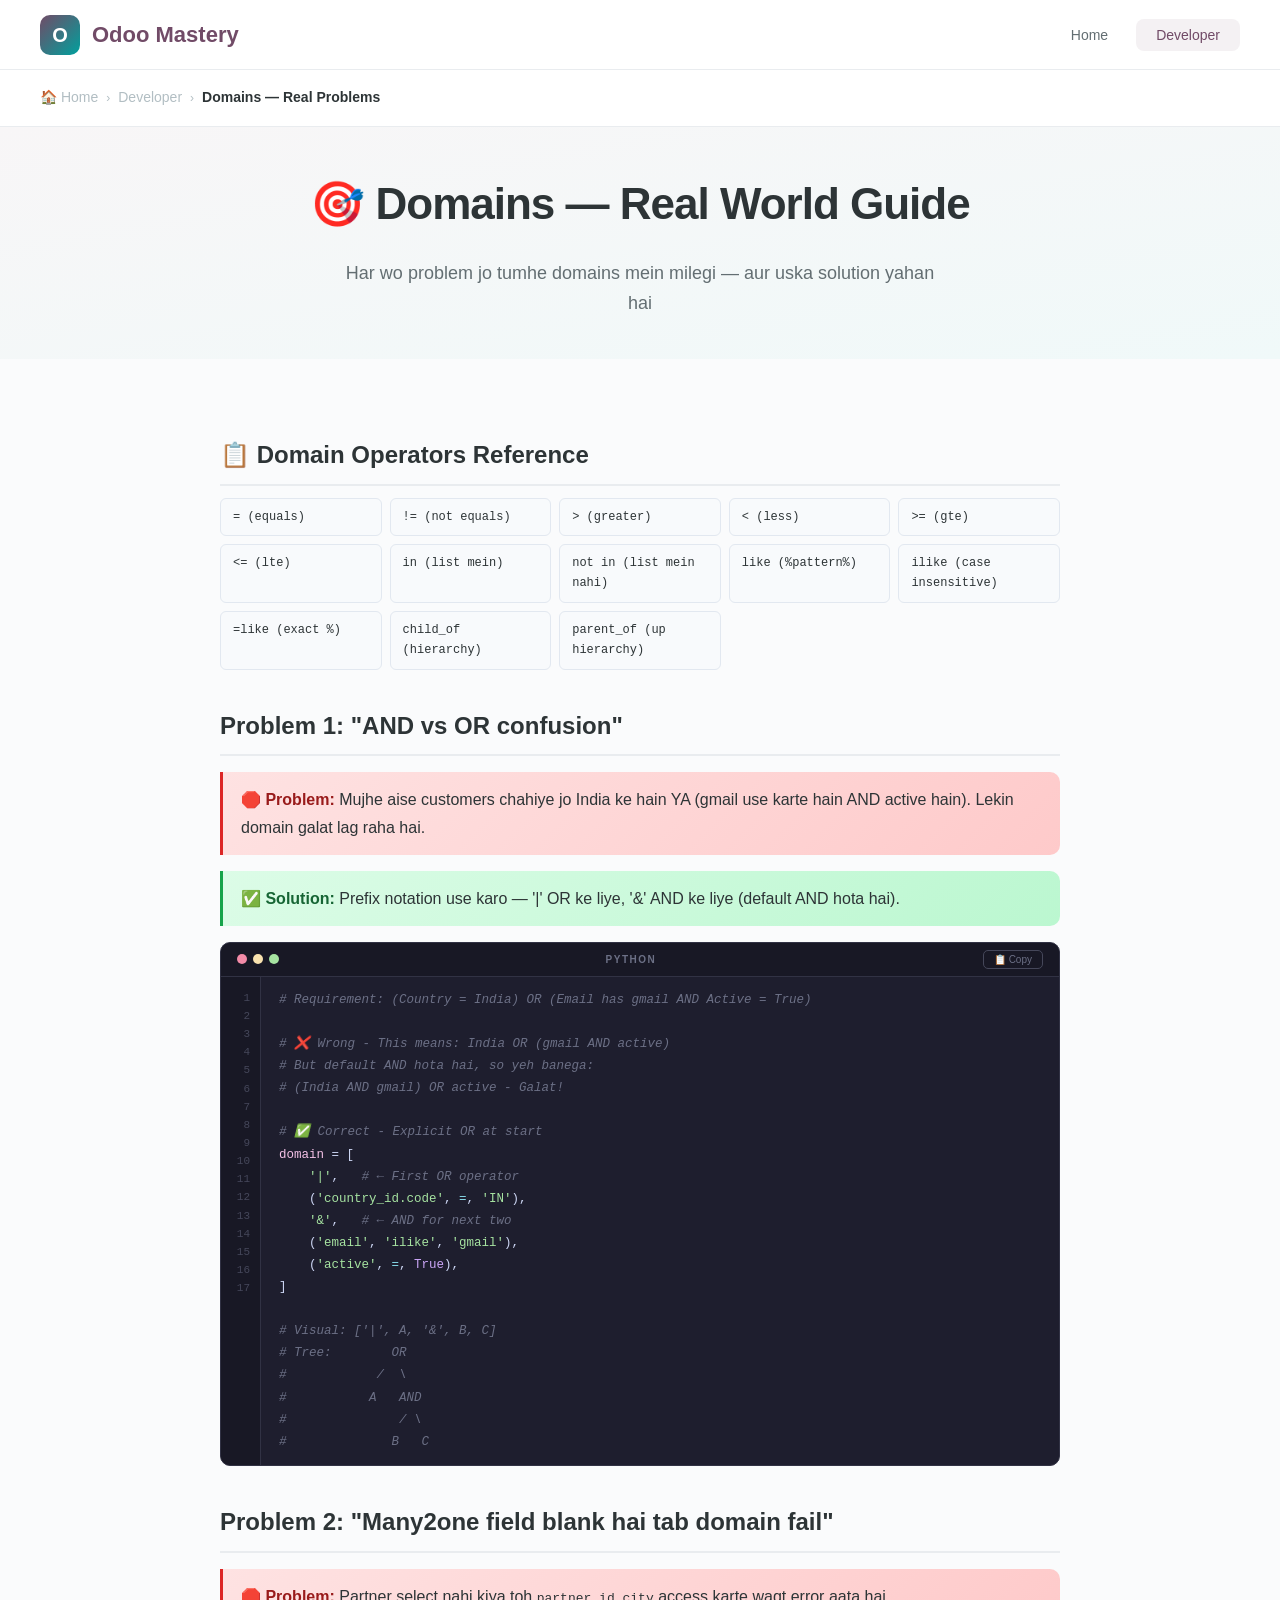
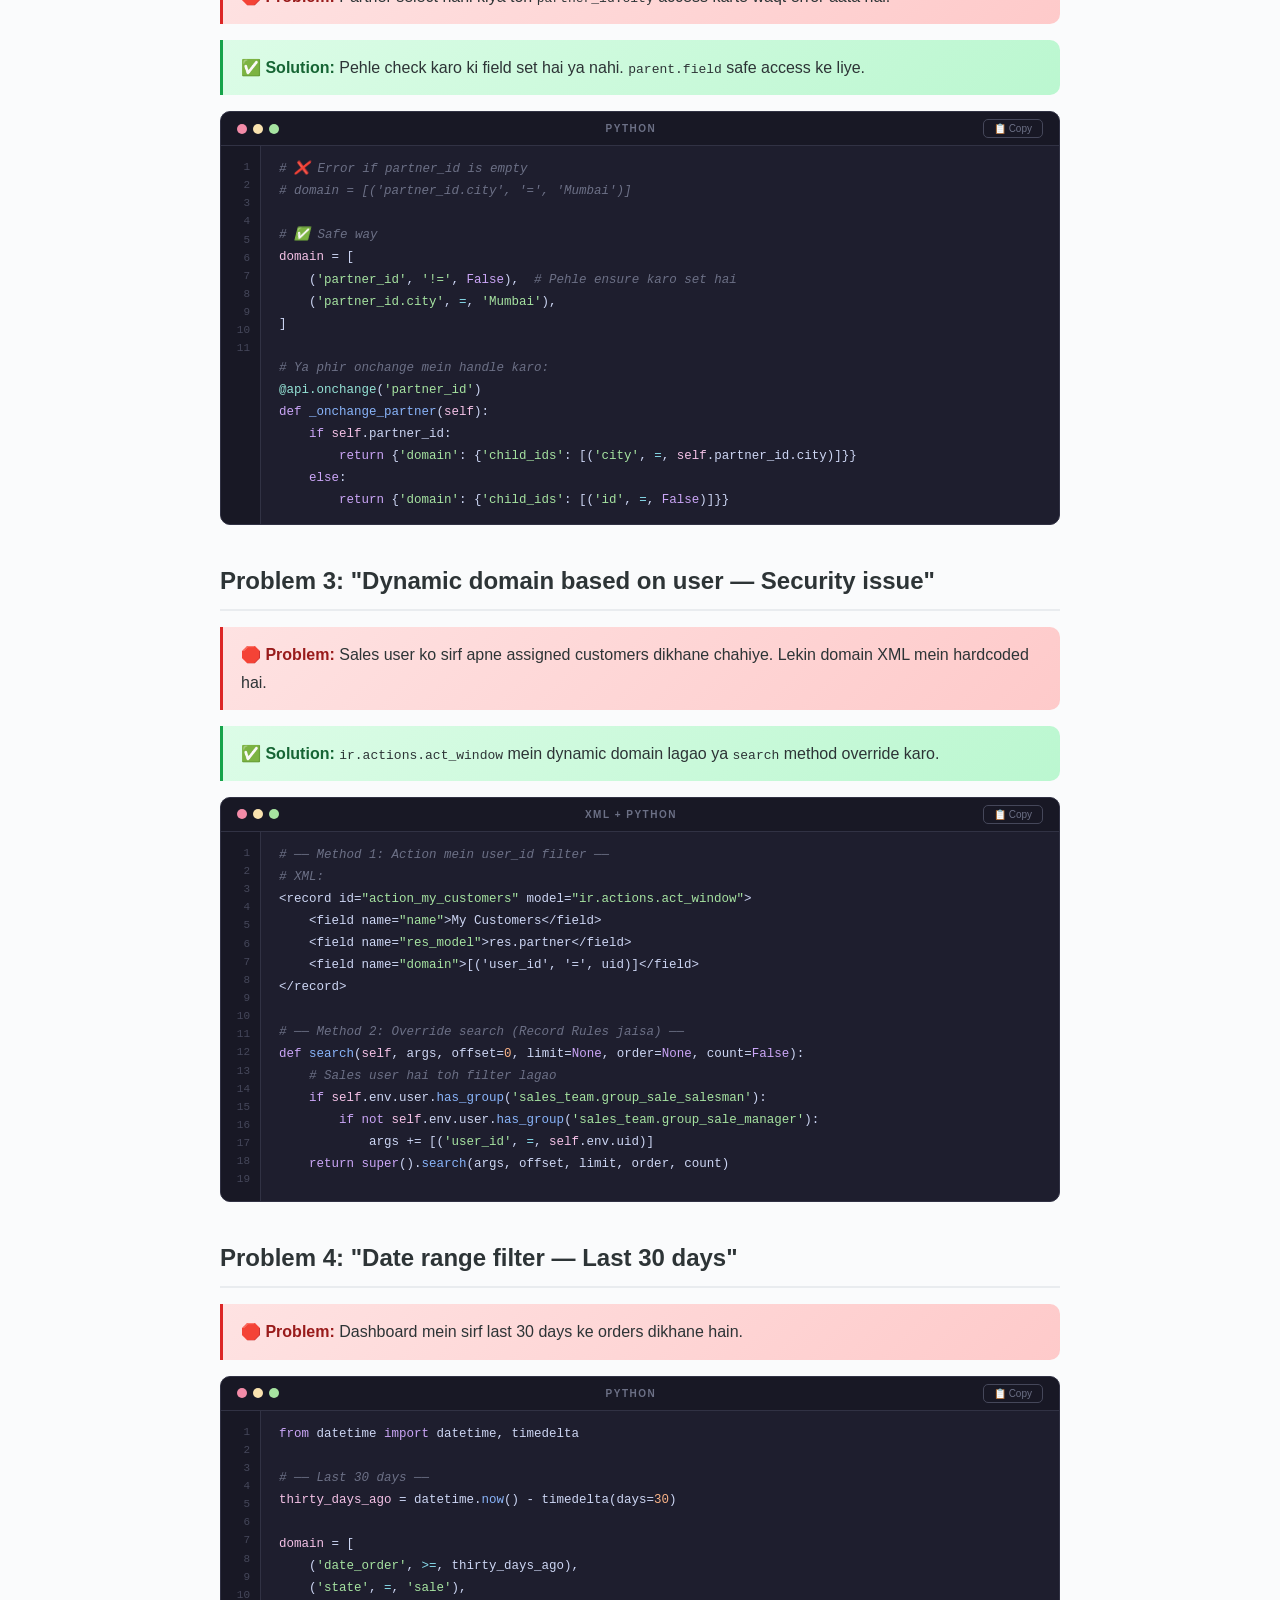
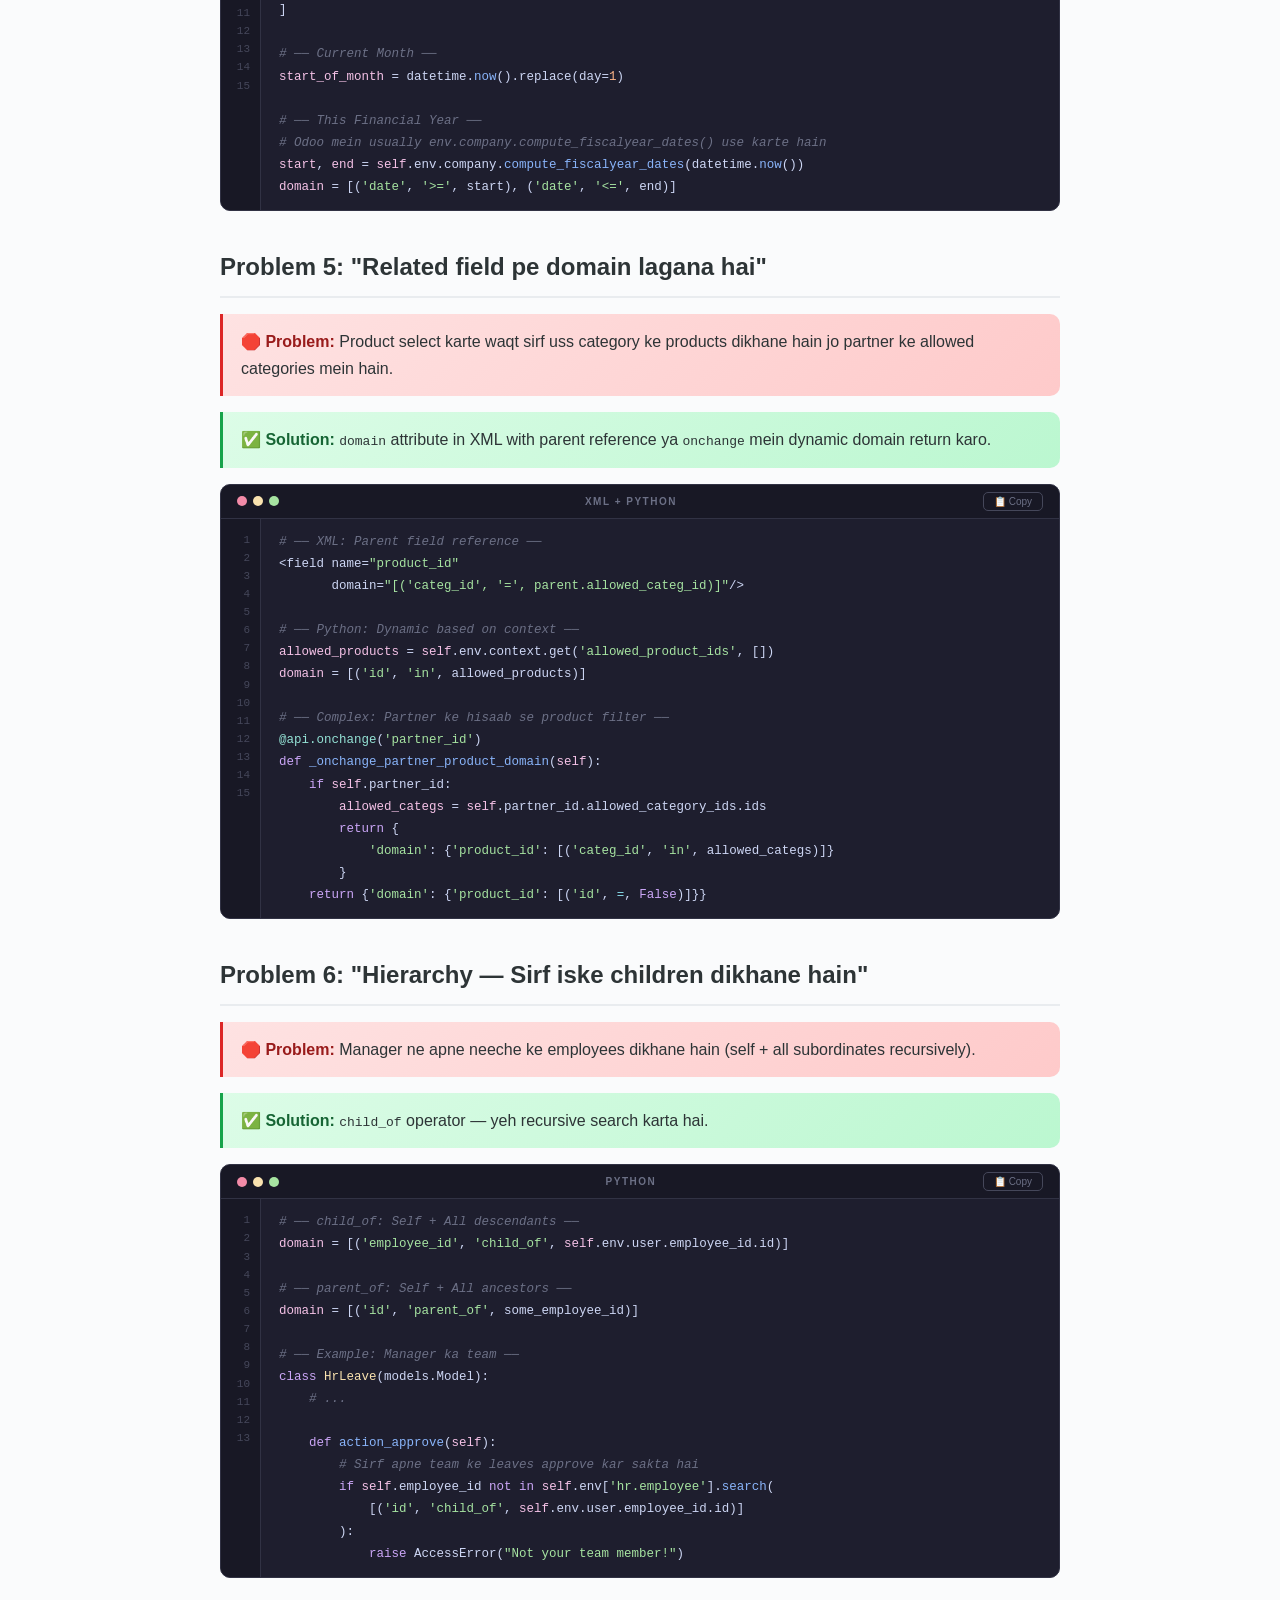
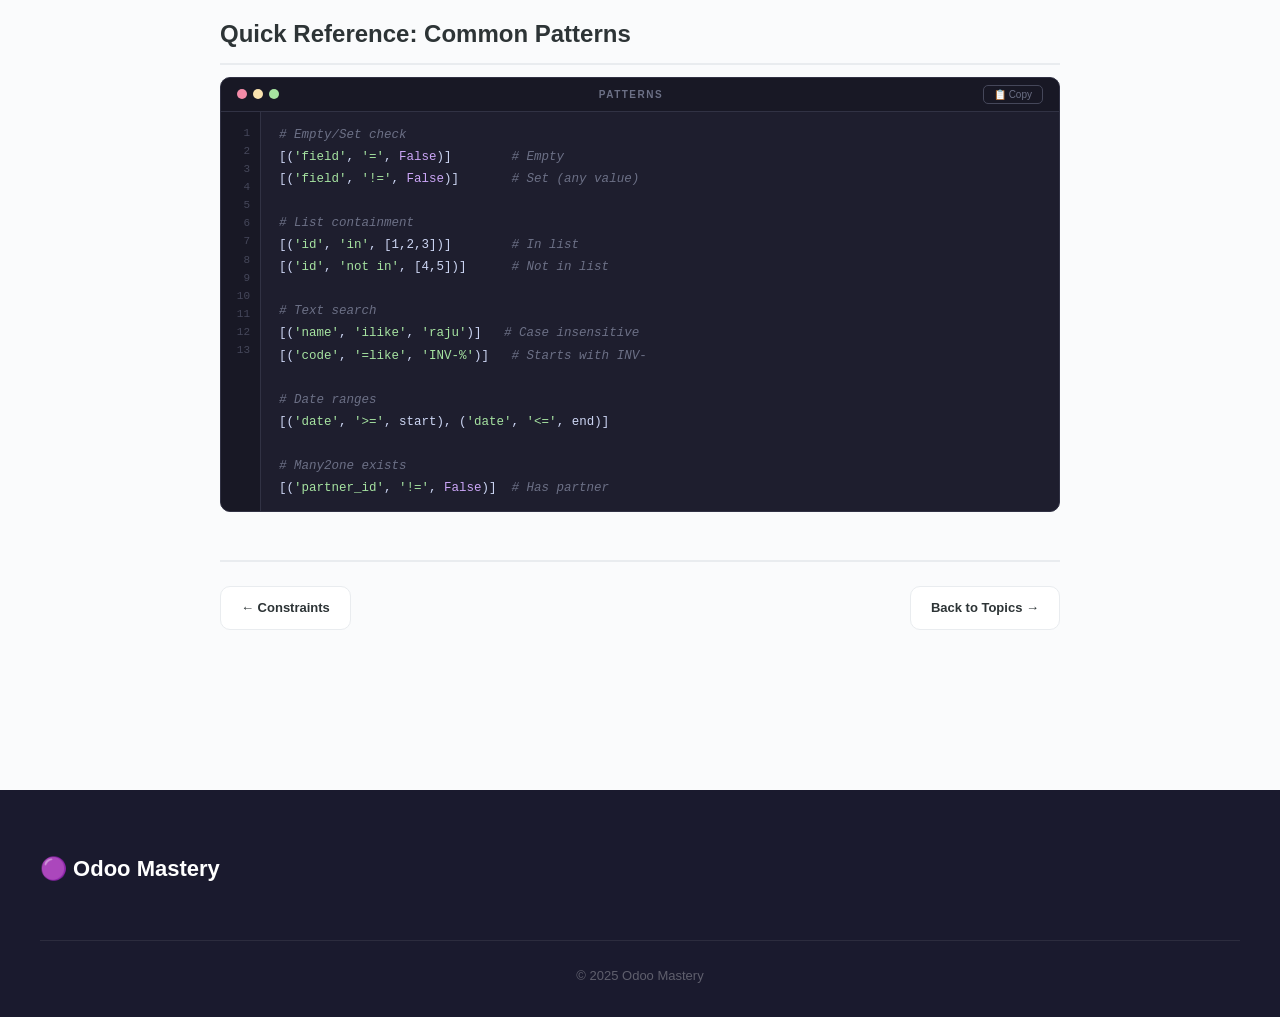
<file: pages/dev-domains.html>
<!DOCTYPE html>
<html lang="en">
<head>
    <meta charset="UTF-8">
    <meta name="viewport" content="width=device-width, initial-scale=1.0">
    <title>Domains — Real World Problems & Solutions — Odoo Mastery</title>
    <link rel="stylesheet" href="../css/style.css">
    <style>
        .content-wrapper{max-width:920px;margin:0 auto;padding:40px 40px 80px}
        .content-wrapper h2{font-size:24px;font-weight:700;margin:36px 0 10px;padding-bottom:8px;border-bottom:2px solid var(--border);display:flex;align-items:center;gap:10px}
        .content-wrapper h3{font-size:17px;font-weight:600;margin:18px 0 6px;color:var(--primary)}
        .content-wrapper h4{font-size:15px;font-weight:600;margin:14px 0 6px;color:var(--text)}
        .content-wrapper p,.content-wrapper li{font-size:15px;line-height:1.7;color:var(--text-light)}
        .content-wrapper ul{margin:8px 0 16px 20px}.content-wrapper li{margin-bottom:4px}
        .code-block{background:#1e1e2e;border-radius:10px;margin:12px 0 16px;border:1px solid #313244;overflow:hidden}
        .code-block .code-header{display:flex;align-items:center;justify-content:space-between;padding:7px 16px;background:#181825;border-bottom:1px solid #313244}
        .code-block .dots{display:flex;gap:6px}.code-block .dots span{width:10px;height:10px;border-radius:50%}
        .code-block .dots span:nth-child(1){background:#f38ba8}.code-block .dots span:nth-child(2){background:#f9e2af}.code-block .dots span:nth-child(3){background:#a6e3a1}
        .code-block .lang-label{font-size:10px;color:#6c7086;text-transform:uppercase;letter-spacing:1.5px;font-weight:600}
        .code-block .copy-btn{background:0 0;border:1px solid #45475a;color:#6c7086;padding:3px 10px;border-radius:5px;font-size:10px;cursor:pointer;font-family:inherit;transition:all .2s}
        .code-block .copy-btn:hover{background:#313244;color:#cdd6f4}
        .code-block .code-body{display:flex;overflow-x:auto}
        .code-block .line-numbers{padding:12px 0;text-align:right;user-select:none;border-right:1px solid #313244;background:#181825;min-width:40px;flex-shrink:0}
        .code-block .line-numbers span{display:block;padding:0 10px;font-size:11px;line-height:1.65;color:#45475a;font-family:'JetBrains Mono','Consolas',monospace}
        .code-block pre{margin:0;padding:12px 18px;flex:1;overflow-x:auto;white-space:pre;tab-size:4}
        .code-block pre code{font-family:'JetBrains Mono','Fira Code','Consolas',monospace;font-size:12.5px;line-height:1.65;color:#cdd6f4;background:0 0;padding:0;white-space:pre}
        .cm{color:#6c7086;font-style:italic}.kw{color:#cba6f7}.st{color:#a6e3a1}.fn{color:#89b4fa}.cl{color:#f9e2af}.nu{color:#fab387}.op{color:#89dceb}.dc{color:#94e2d5}.sf{color:#f5c2e7}
        .problem-box{background:linear-gradient(135deg,#fee2e2,#fecaca);border-left:3px solid #dc2626;padding:14px 18px;border-radius:0 10px 10px 0;margin:16px 0}
        .problem-box strong{color:#991b1b}
        .solution-box{background:linear-gradient(135deg,#dcfce7,#bbf7d0);border-left:3px solid #16a34a;padding:14px 18px;border-radius:0 10px 10px 0;margin:16px 0}
        .solution-box strong{color:#166534}
        .info-box{background:rgba(0,160,157,.06);border-left:3px solid var(--accent);padding:10px 14px;border-radius:0 8px 8px 0;margin:10px 0;font-size:13px}
        .operator-grid{display:grid;grid-template-columns:repeat(auto-fill,minmax(140px,1fr));gap:8px;margin:12px 0}
        .operator-item{background:#f8fafc;border:1px solid #e2e8f0;padding:8px 12px;border-radius:6px;font-family:'JetBrains Mono',monospace;font-size:12px}
        .nav-bottom{display:flex;justify-content:space-between;margin-top:48px;padding-top:24px;border-top:2px solid var(--border)}
        .nav-bottom a{display:flex;align-items:center;gap:8px;padding:10px 20px;background:var(--bg-card);border:1px solid var(--border);border-radius:10px;font-weight:600;font-size:13px;transition:var(--transition)}
        .nav-bottom a:hover{border-color:var(--primary);color:var(--primary);box-shadow:var(--shadow-md)}
    </style>
</head>
<body>

<nav class="navbar" id="navbar">
    <a href="../index.html" class="nav-logo"><div class="logo-icon">O</div>Odoo Mastery</a>
    <ul class="nav-links">
        <li><a href="../index.html">Home</a></li>
        <li><a href="../main/developer.html" class="active">Developer</a></li>
    </ul>
</nav>

<div class="breadcrumb-bar">
    <div class="breadcrumb">
        <a href="../index.html">🏠 Home</a><span class="sep">›</span>
        <a href="../main/developer.html">Developer</a><span class="sep">›</span>
        <span class="current">Domains — Real Problems</span>
    </div>
</div>

<div class="page-hero" style="padding:40px">
    <h1>🎯 Domains — Real World Guide</h1>
    <p>Har wo problem jo tumhe domains mein milegi — aur uska solution yahan hai</p>
</div>

<div class="content-wrapper">

    <h2>📋 Domain Operators Reference</h2>
    <div class="operator-grid">
        <div class="operator-item">= (equals)</div>
        <div class="operator-item">!= (not equals)</div>
        <div class="operator-item">&gt; (greater)</div>
        <div class="operator-item">&lt; (less)</div>
        <div class="operator-item">&gt;= (gte)</div>
        <div class="operator-item">&lt;= (lte)</div>
        <div class="operator-item">in (list mein)</div>
        <div class="operator-item">not in (list mein nahi)</div>
        <div class="operator-item">like (%pattern%)</div>
        <div class="operator-item">ilike (case insensitive)</div>
        <div class="operator-item">=like (exact %)</div>
        <div class="operator-item">child_of (hierarchy)</div>
        <div class="operator-item">parent_of (up hierarchy)</div>
    </div>

    <!-- PROBLEM 1 -->
    <h2>Problem 1: "AND vs OR confusion"</h2>
    <div class="problem-box">
        <strong>🛑 Problem:</strong> Mujhe aise customers chahiye jo India ke hain YA (gmail use karte hain AND active hain). Lekin domain galat lag raha hai.
    </div>
    <div class="solution-box">
        <strong>✅ Solution:</strong> Prefix notation use karo — '|' OR ke liye, '&' AND ke liye (default AND hota hai).
    </div>
    <div class="code-block"><div class="code-header"><div class="dots"><span></span><span></span><span></span></div><span class="lang-label">Python</span><button class="copy-btn" onclick="copyCode(this)">📋 Copy</button></div><div class="code-body"><div class="line-numbers"><span>1</span><span>2</span><span>3</span><span>4</span><span>5</span><span>6</span><span>7</span><span>8</span><span>9</span><span>10</span><span>11</span><span>12</span><span>13</span><span>14</span><span>15</span><span>16</span><span>17</span></div>
<pre><code><span class="cm"># Requirement: (Country = India) OR (Email has gmail AND Active = True)</span>

<span class="cm"># ❌ Wrong - This means: India OR (gmail AND active)</span>
<span class="cm"># But default AND hota hai, so yeh banega:</span>
<span class="cm"># (India AND gmail) OR active - Galat!</span>

<span class="cm"># ✅ Correct - Explicit OR at start</span>
<span class="sf">domain</span> = [
    <span class="st">'|'</span>,   <span class="cm"># ← First OR operator</span>
    (<span class="st">'country_id.code'</span>, <span class="op">=</span>, <span class="st">'IN'</span>),
    <span class="st">'&'</span>,   <span class="cm"># ← AND for next two</span>
    (<span class="st">'email'</span>, <span class="st">'ilike'</span>, <span class="st">'gmail'</span>),
    (<span class="st">'active'</span>, <span class="op">=</span>, <span class="kw">True</span>),
]

<span class="cm"># Visual: ['|', A, '&', B, C]</span>
<span class="cm"># Tree:        OR</span>
<span class="cm">#            /  \</span>
<span class="cm">#           A   AND</span>
<span class="cm">#               / \</span>
<span class="cm">#              B   C</span></code></pre></div></div>

    <!-- PROBLEM 2 -->
    <h2>Problem 2: "Many2one field blank hai tab domain fail"</h2>
    <div class="problem-box">
        <strong>🛑 Problem:</strong> Partner select nahi kiya toh <code>partner_id.city</code> access karte waqt error aata hai.
    </div>
    <div class="solution-box">
        <strong>✅ Solution:</strong> Pehle check karo ki field set hai ya nahi. <code>parent.field</code> safe access ke liye.
    </div>
    <div class="code-block"><div class="code-header"><div class="dots"><span></span><span></span><span></span></div><span class="lang-label">Python</span><button class="copy-btn" onclick="copyCode(this)">📋 Copy</button></div><div class="code-body"><div class="line-numbers"><span>1</span><span>2</span><span>3</span><span>4</span><span>5</span><span>6</span><span>7</span><span>8</span><span>9</span><span>10</span><span>11</span></div>
<pre><code><span class="cm"># ❌ Error if partner_id is empty</span>
<span class="cm"># domain = [('partner_id.city', '=', 'Mumbai')]</span>

<span class="cm"># ✅ Safe way</span>
<span class="sf">domain</span> = [
    (<span class="st">'partner_id'</span>, <span class="st">'!='</span>, <span class="kw">False</span>),  <span class="cm"># Pehle ensure karo set hai</span>
    (<span class="st">'partner_id.city'</span>, <span class="op">=</span>, <span class="st">'Mumbai'</span>),
]

<span class="cm"># Ya phir onchange mein handle karo:</span>
<span class="dc">@api.onchange</span>(<span class="st">'partner_id'</span>)
<span class="kw">def</span> <span class="fn">_onchange_partner</span>(<span class="sf">self</span>):
    <span class="kw">if</span> <span class="sf">self</span>.partner_id:
        <span class="kw">return</span> {<span class="st">'domain'</span>: {<span class="st">'child_ids'</span>: [(<span class="st">'city'</span>, <span class="op">=</span>, <span class="sf">self</span>.partner_id.city)]}}
    <span class="kw">else</span>:
        <span class="kw">return</span> {<span class="st">'domain'</span>: {<span class="st">'child_ids'</span>: [(<span class="st">'id'</span>, <span class="op">=</span>, <span class="kw">False</span>)]}}</code></pre></div></div>

    <!-- PROBLEM 3 -->
    <h2>Problem 3: "Dynamic domain based on user — Security issue"</h2>
    <div class="problem-box">
        <strong>🛑 Problem:</strong> Sales user ko sirf apne assigned customers dikhane chahiye. Lekin domain XML mein hardcoded hai.
    </div>
    <div class="solution-box">
        <strong>✅ Solution:</strong> <code>ir.actions.act_window</code> mein dynamic domain lagao ya <code>search</code> method override karo.
    </div>
    <div class="code-block"><div class="code-header"><div class="dots"><span></span><span></span><span></span></div><span class="lang-label">XML + Python</span><button class="copy-btn" onclick="copyCode(this)">📋 Copy</button></div><div class="code-body"><div class="line-numbers"><span>1</span><span>2</span><span>3</span><span>4</span><span>5</span><span>6</span><span>7</span><span>8</span><span>9</span><span>10</span><span>11</span><span>12</span><span>13</span><span>14</span><span>15</span><span>16</span><span>17</span><span>18</span><span>19</span></div>
<pre><code><span class="cm"># ── Method 1: Action mein user_id filter ──</span>
<span class="cm"># XML:</span>
&lt;record id=<span class="st">"action_my_customers"</span> model=<span class="st">"ir.actions.act_window"</span>&gt;
    &lt;field name=<span class="st">"name"</span>&gt;My Customers&lt;/field&gt;
    &lt;field name=<span class="st">"res_model"</span>&gt;res.partner&lt;/field&gt;
    &lt;field name=<span class="st">"domain"</span>&gt;[('user_id', '=', uid)]&lt;/field&gt;
&lt;/record&gt;

<span class="cm"># ── Method 2: Override search (Record Rules jaisa) ──</span>
<span class="kw">def</span> <span class="fn">search</span>(<span class="sf">self</span>, args, offset=<span class="nu">0</span>, limit=<span class="kw">None</span>, order=<span class="kw">None</span>, count=<span class="kw">False</span>):
    <span class="cm"># Sales user hai toh filter lagao</span>
    <span class="kw">if</span> <span class="sf">self</span>.env.user.<span class="fn">has_group</span>(<span class="st">'sales_team.group_sale_salesman'</span>):
        <span class="kw">if</span> <span class="kw">not</span> <span class="sf">self</span>.env.user.<span class="fn">has_group</span>(<span class="st">'sales_team.group_sale_manager'</span>):
            args += [(<span class="st">'user_id'</span>, <span class="op">=</span>, <span class="sf">self</span>.env.uid)]
    <span class="kw">return</span> <span class="kw">super</span>().<span class="fn">search</span>(args, offset, limit, order, count)</code></pre></div></div>

    <!-- PROBLEM 4 -->
    <h2>Problem 4: "Date range filter — Last 30 days"</h2>
    <div class="problem-box">
        <strong>🛑 Problem:</strong> Dashboard mein sirf last 30 days ke orders dikhane hain.
    </div>
    <div class="code-block"><div class="code-header"><div class="dots"><span></span><span></span><span></span></div><span class="lang-label">Python</span><button class="copy-btn" onclick="copyCode(this)">📋 Copy</button></div><div class="code-body"><div class="line-numbers"><span>1</span><span>2</span><span>3</span><span>4</span><span>5</span><span>6</span><span>7</span><span>8</span><span>9</span><span>10</span><span>11</span><span>12</span><span>13</span><span>14</span><span>15</span></div>
<pre><code><span class="kw">from</span> datetime <span class="kw">import</span> datetime, timedelta

<span class="cm"># ── Last 30 days ──</span>
<span class="sf">thirty_days_ago</span> = datetime.<span class="fn">now</span>() - timedelta(days=<span class="nu">30</span>)

<span class="sf">domain</span> = [
    (<span class="st">'date_order'</span>, <span class="op">&gt;=</span>, thirty_days_ago),
    (<span class="st">'state'</span>, <span class="op">=</span>, <span class="st">'sale'</span>),
]

<span class="cm"># ── Current Month ──</span>
<span class="sf">start_of_month</span> = datetime.<span class="fn">now</span>().replace(day=<span class="nu">1</span>)

<span class="cm"># ── This Financial Year ──</span>
<span class="cm"># Odoo mein usually env.company.compute_fiscalyear_dates() use karte hain</span>
<span class="sf">start</span>, <span class="sf">end</span> = <span class="sf">self</span>.env.company.<span class="fn">compute_fiscalyear_dates</span>(datetime.<span class="fn">now</span>())
<span class="sf">domain</span> = [(<span class="st">'date'</span>, <span class="st">'&gt;='</span>, start), (<span class="st">'date'</span>, <span class="st">'&lt;='</span>, end)]</code></pre></div></div>

    <!-- PROBLEM 5 -->
    <h2>Problem 5: "Related field pe domain lagana hai"</h2>
    <div class="problem-box">
        <strong>🛑 Problem:</strong> Product select karte waqt sirf uss category ke products dikhane hain jo partner ke allowed categories mein hain.
    </div>
    <div class="solution-box">
        <strong>✅ Solution:</strong> <code>domain</code> attribute in XML with parent reference ya <code>onchange</code> mein dynamic domain return karo.
    </div>
    <div class="code-block"><div class="code-header"><div class="dots"><span></span><span></span><span></span></div><span class="lang-label">XML + Python</span><button class="copy-btn" onclick="copyCode(this)">📋 Copy</button></div><div class="code-body"><div class="line-numbers"><span>1</span><span>2</span><span>3</span><span>4</span><span>5</span><span>6</span><span>7</span><span>8</span><span>9</span><span>10</span><span>11</span><span>12</span><span>13</span><span>14</span><span>15</span></div>
<pre><code><span class="cm"># ── XML: Parent field reference ──</span>
&lt;field name=<span class="st">"product_id"</span> 
       domain=<span class="st">"[('categ_id', '=', parent.allowed_categ_id)]"</span>/&gt;

<span class="cm"># ── Python: Dynamic based on context ──</span>
<span class="sf">allowed_products</span> = <span class="sf">self</span>.env.context.get(<span class="st">'allowed_product_ids'</span>, [])
<span class="sf">domain</span> = [(<span class="st">'id'</span>, <span class="st">'in'</span>, allowed_products)]

<span class="cm"># ── Complex: Partner ke hisaab se product filter ──</span>
<span class="dc">@api.onchange</span>(<span class="st">'partner_id'</span>)
<span class="kw">def</span> <span class="fn">_onchange_partner_product_domain</span>(<span class="sf">self</span>):
    <span class="kw">if</span> <span class="sf">self</span>.partner_id:
        <span class="sf">allowed_categs</span> = <span class="sf">self</span>.partner_id.allowed_category_ids.ids
        <span class="kw">return</span> {
            <span class="st">'domain'</span>: {<span class="st">'product_id'</span>: [(<span class="st">'categ_id'</span>, <span class="st">'in'</span>, allowed_categs)]}
        }
    <span class="kw">return</span> {<span class="st">'domain'</span>: {<span class="st">'product_id'</span>: [(<span class="st">'id'</span>, <span class="op">=</span>, <span class="kw">False</span>)]}}</code></pre></div></div>

    <!-- PROBLEM 6 -->
    <h2>Problem 6: "Hierarchy — Sirf iske children dikhane hain"</h2>
    <div class="problem-box">
        <strong>🛑 Problem:</strong> Manager ne apne neeche ke employees dikhane hain (self + all subordinates recursively).
    </div>
    <div class="solution-box">
        <strong>✅ Solution:</strong> <code>child_of</code> operator — yeh recursive search karta hai.
    </div>
    <div class="code-block"><div class="code-header"><div class="dots"><span></span><span></span><span></span></div><span class="lang-label">Python</span><button class="copy-btn" onclick="copyCode(this)">📋 Copy</button></div><div class="code-body"><div class="line-numbers"><span>1</span><span>2</span><span>3</span><span>4</span><span>5</span><span>6</span><span>7</span><span>8</span><span>9</span><span>10</span><span>11</span><span>12</span><span>13</span></div>
<pre><code><span class="cm"># ── child_of: Self + All descendants ──</span>
<span class="sf">domain</span> = [(<span class="st">'employee_id'</span>, <span class="st">'child_of'</span>, <span class="sf">self</span>.env.user.employee_id.id)]

<span class="cm"># ── parent_of: Self + All ancestors ──</span>
<span class="sf">domain</span> = [(<span class="st">'id'</span>, <span class="st">'parent_of'</span>, some_employee_id)]

<span class="cm"># ── Example: Manager ka team ──</span>
<span class="kw">class</span> <span class="cl">HrLeave</span>(models.Model):
    <span class="cm"># ...</span>
    
    <span class="kw">def</span> <span class="fn">action_approve</span>(<span class="sf">self</span>):
        <span class="cm"># Sirf apne team ke leaves approve kar sakta hai</span>
        <span class="kw">if</span> <span class="sf">self</span>.employee_id <span class="kw">not in</span> <span class="sf">self</span>.env[<span class="st">'hr.employee'</span>].<span class="fn">search</span>(
            [(<span class="st">'id'</span>, <span class="st">'child_of'</span>, <span class="sf">self</span>.env.user.employee_id.id)]
        ):
            <span class="kw">raise</span> AccessError(<span class="st">"Not your team member!"</span>)</code></pre></div></div>

    <h2>Quick Reference: Common Patterns</h2>
    <div class="code-block"><div class="code-header"><div class="dots"><span></span><span></span><span></span></div><span class="lang-label">Patterns</span><button class="copy-btn" onclick="copyCode(this)">📋 Copy</button></div><div class="code-body"><div class="line-numbers"><span>1</span><span>2</span><span>3</span><span>4</span><span>5</span><span>6</span><span>7</span><span>8</span><span>9</span><span>10</span><span>11</span><span>12</span><span>13</span></div>
<pre><code><span class="cm"># Empty/Set check</span>
[(<span class="st">'field'</span>, <span class="st">'='</span>, <span class="kw">False</span>)]        <span class="cm"># Empty</span>
[(<span class="st">'field'</span>, <span class="st">'!='</span>, <span class="kw">False</span>)]       <span class="cm"># Set (any value)</span>

<span class="cm"># List containment</span>
[(<span class="st">'id'</span>, <span class="st">'in'</span>, [1,2,3])]        <span class="cm"># In list</span>
[(<span class="st">'id'</span>, <span class="st">'not in'</span>, [4,5])]      <span class="cm"># Not in list</span>

<span class="cm"># Text search</span>
[(<span class="st">'name'</span>, <span class="st">'ilike'</span>, <span class="st">'raju'</span>)]   <span class="cm"># Case insensitive</span>
[(<span class="st">'code'</span>, <span class="st">'=like'</span>, <span class="st">'INV-%'</span>)]   <span class="cm"># Starts with INV-</span>

<span class="cm"># Date ranges</span>
[(<span class="st">'date'</span>, <span class="st">'&gt;='</span>, start), (<span class="st">'date'</span>, <span class="st">'&lt;='</span>, end)]

<span class="cm"># Many2one exists</span>
[(<span class="st">'partner_id'</span>, <span class="st">'!='</span>, <span class="kw">False</span>)]  <span class="cm"># Has partner</span></code></pre></div></div>

    <div class="nav-bottom">
        <a href="dev-constraints.html">← Constraints</a>
        <a href="../main/developer.html">Back to Topics →</a>
    </div>
</div>

<footer class="footer">
    <div class="footer-content">
        <div class="footer-brand"><div class="footer-logo">🟣 Odoo Mastery</div></div>
    </div>
    <div class="footer-bottom">© 2025 Odoo Mastery</div>
</footer>

<script>
window.addEventListener('scroll',()=>{document.getElementById('navbar').classList.toggle('scrolled',window.scrollY>20)});
function copyCode(b){const c=b.closest('.code-block').querySelector('pre code').textContent;navigator.clipboard.writeText(c).then(()=>{b.textContent='✅ Copied!';setTimeout(()=>b.textContent='📋 Copy',2000)})}
</script>
</body>
</html>
</file>
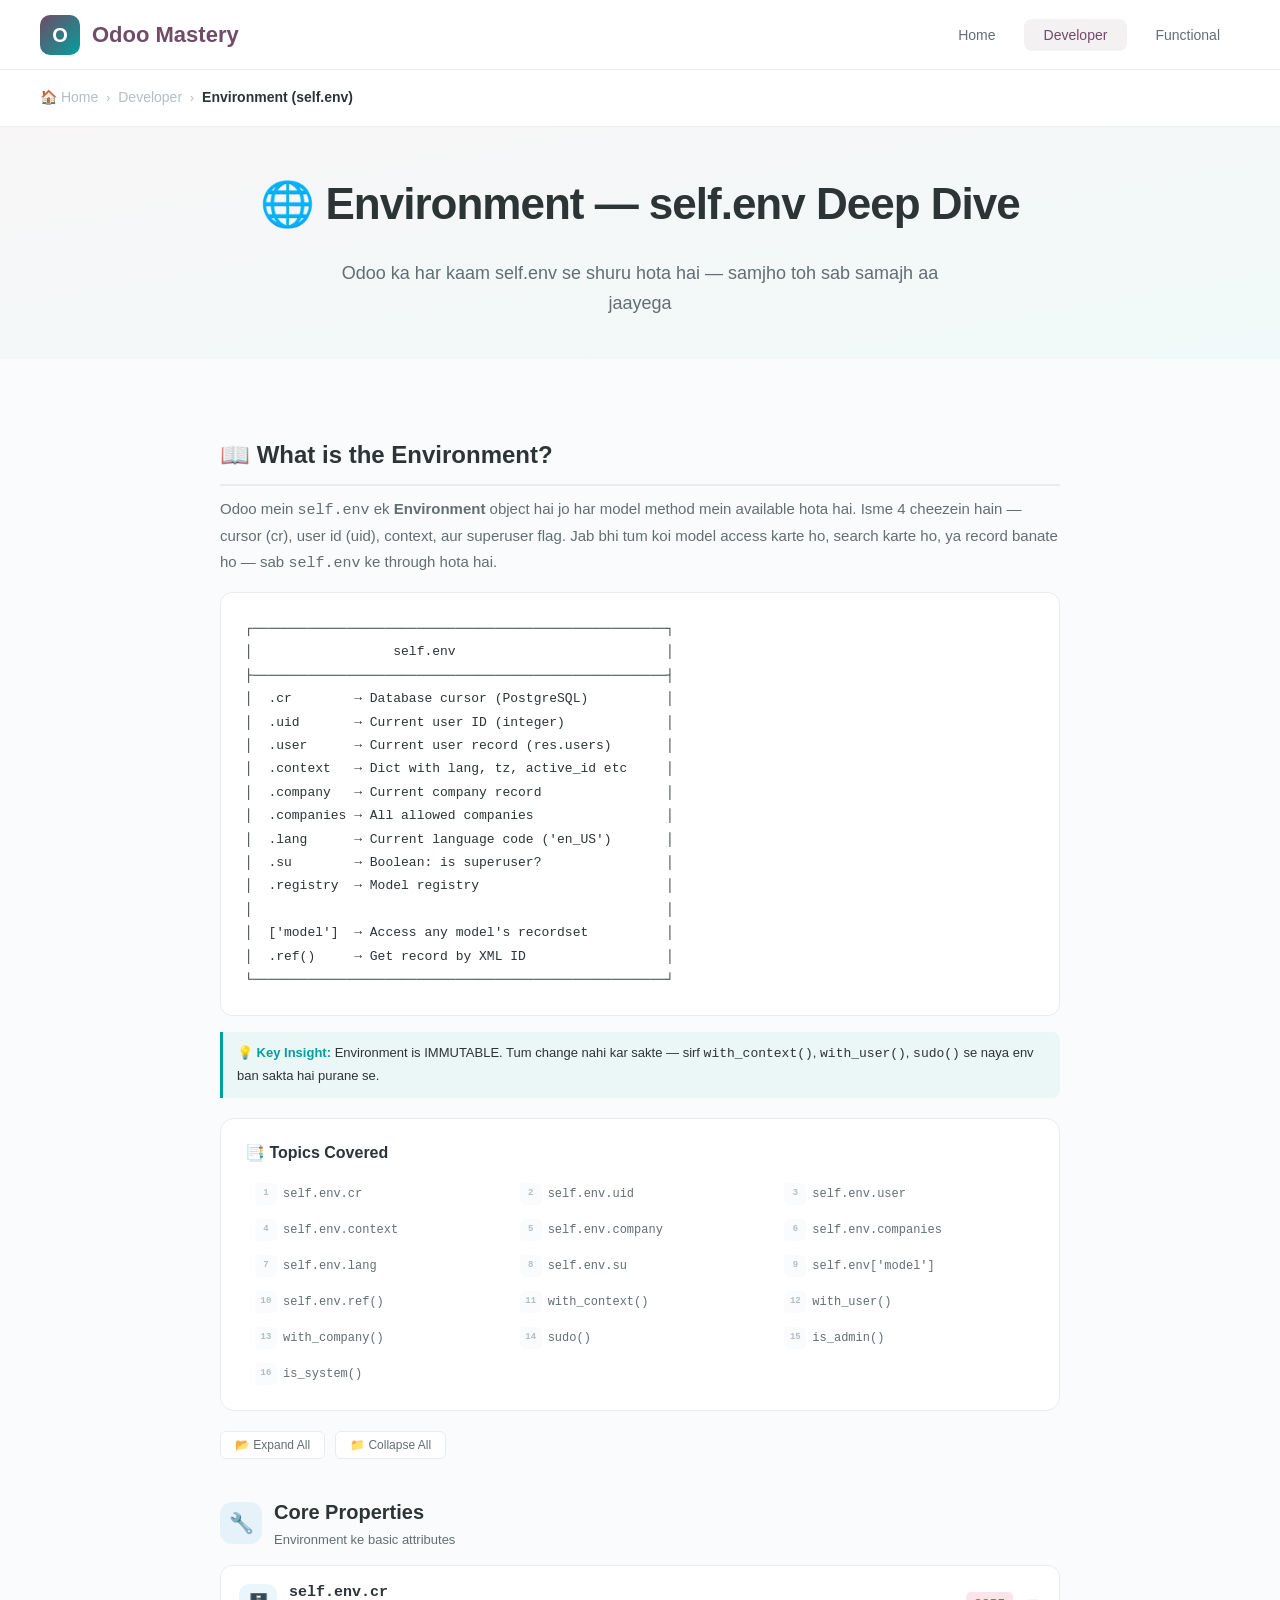
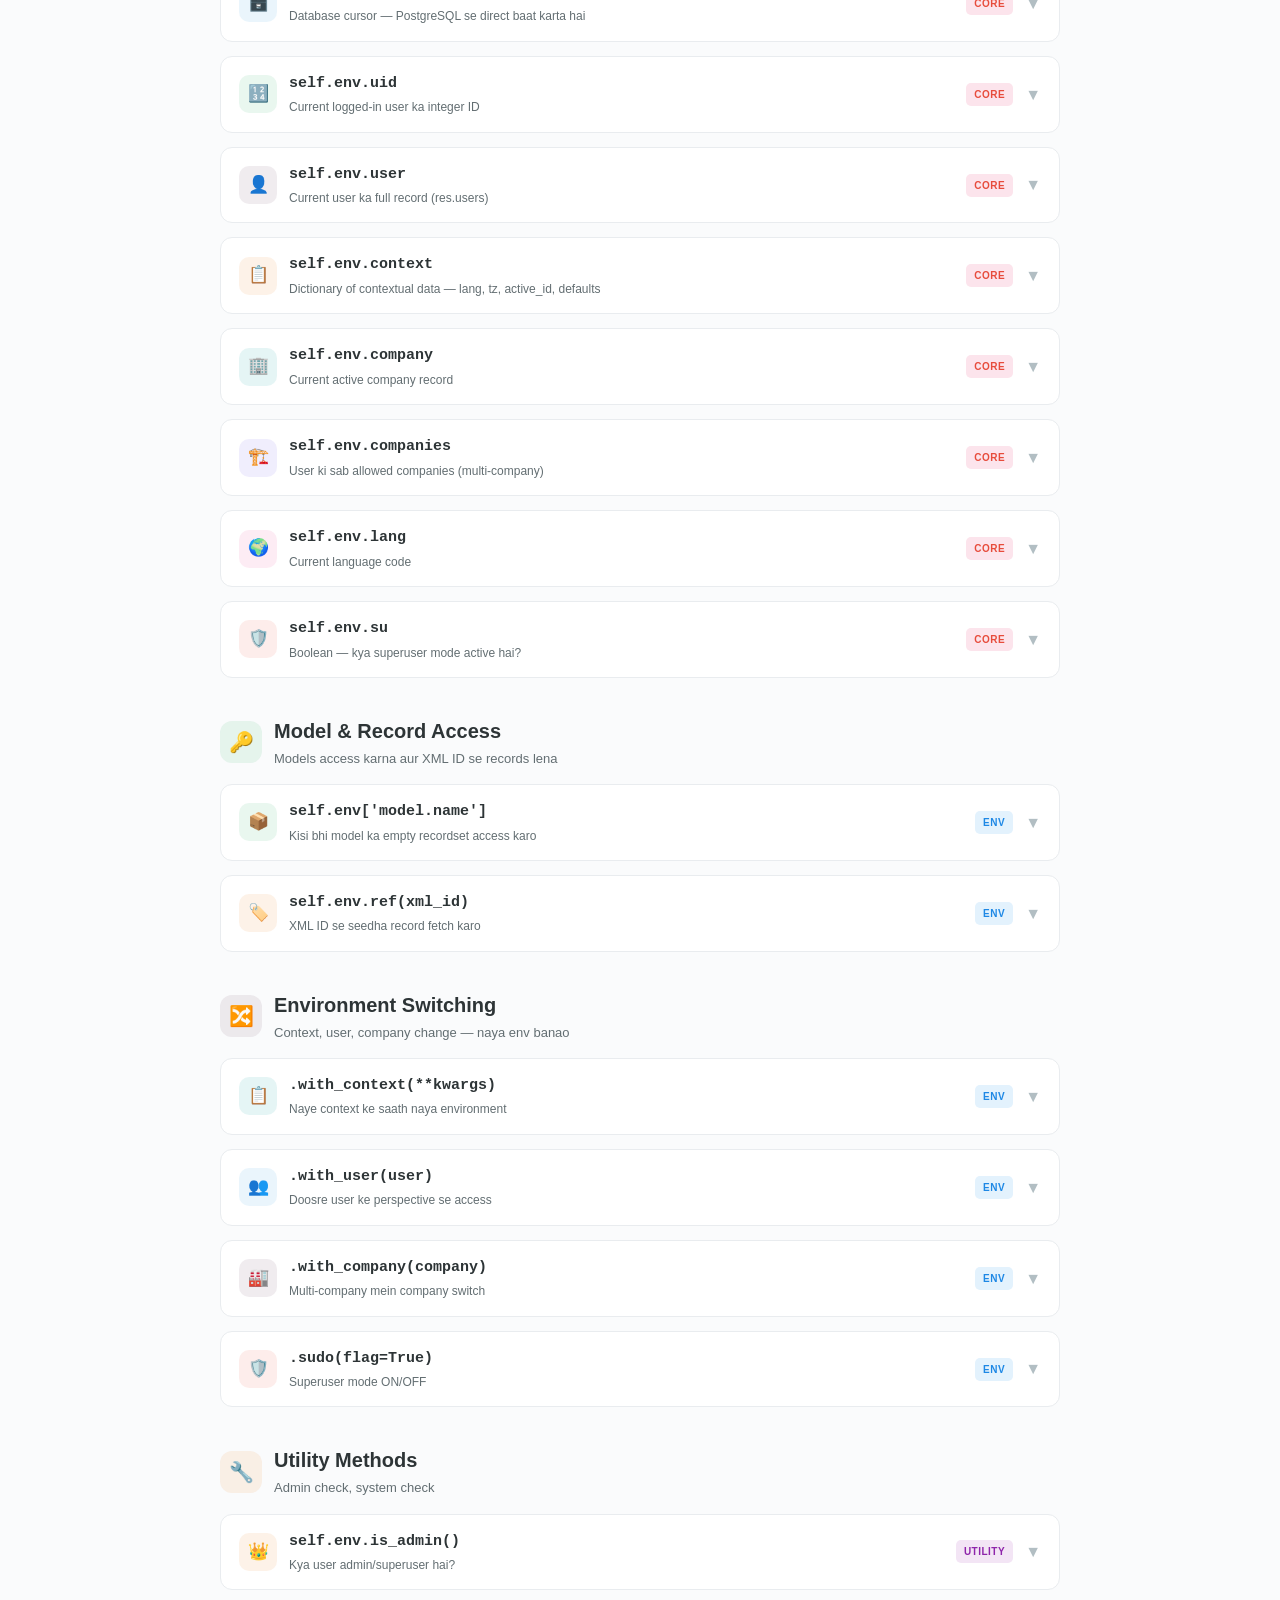
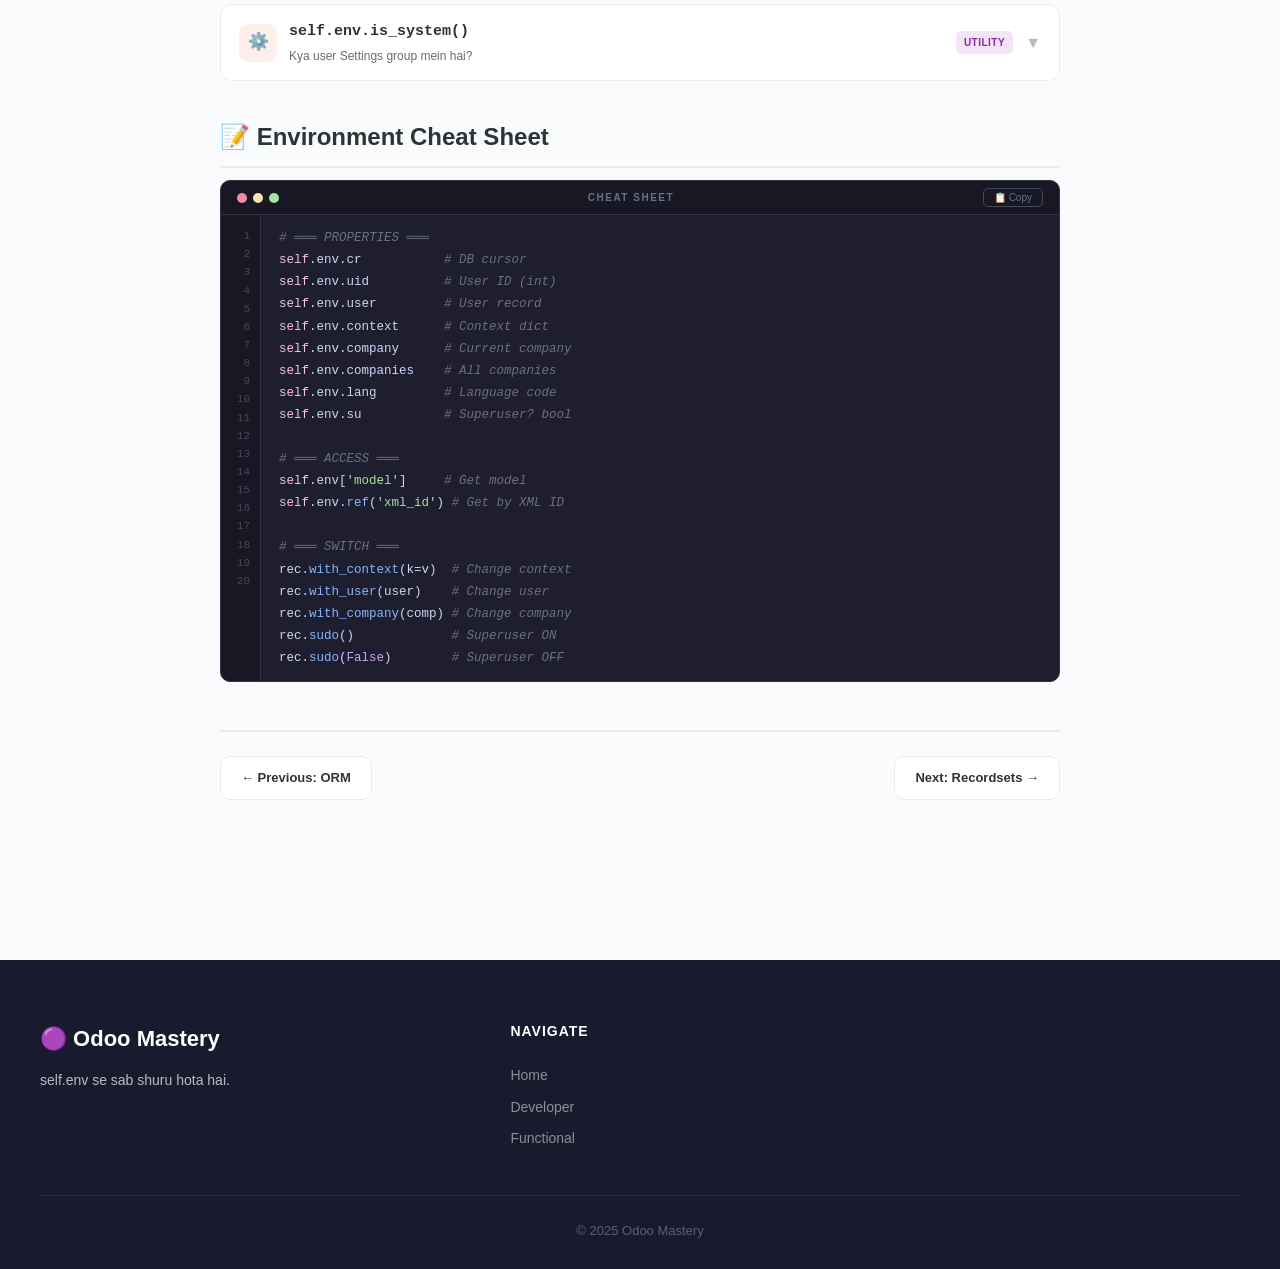
<file: pages/dev-environment.html>
<!DOCTYPE html>
<html lang="en">
<head>
    <meta charset="UTF-8">
    <meta name="viewport" content="width=device-width, initial-scale=1.0">
    <title>Environment (self.env) — Odoo Mastery</title>
    <link rel="stylesheet" href="../css/style.css">
    <style>
        .content-wrapper{max-width:920px;margin:0 auto;padding:40px 40px 80px}
        .content-wrapper h2{font-size:24px;font-weight:700;margin:36px 0 10px;padding-bottom:8px;border-bottom:2px solid var(--border);display:flex;align-items:center;gap:10px}
        .content-wrapper h3{font-size:17px;font-weight:600;margin:18px 0 6px;color:var(--primary)}
        .content-wrapper p,.content-wrapper li{font-size:15px;line-height:1.7;color:var(--text-light)}
        .content-wrapper ul{margin:8px 0 16px 20px}.content-wrapper li{margin-bottom:4px}
        .code-block{background:#1e1e2e;border-radius:10px;margin:12px 0 16px;border:1px solid #313244;overflow:hidden}
        .code-block .code-header{display:flex;align-items:center;justify-content:space-between;padding:7px 16px;background:#181825;border-bottom:1px solid #313244}
        .code-block .dots{display:flex;gap:6px}.code-block .dots span{width:10px;height:10px;border-radius:50%}
        .code-block .dots span:nth-child(1){background:#f38ba8}.code-block .dots span:nth-child(2){background:#f9e2af}.code-block .dots span:nth-child(3){background:#a6e3a1}
        .code-block .lang-label{font-size:10px;color:#6c7086;text-transform:uppercase;letter-spacing:1.5px;font-weight:600}
        .code-block .copy-btn{background:0 0;border:1px solid #45475a;color:#6c7086;padding:3px 10px;border-radius:5px;font-size:10px;cursor:pointer;font-family:inherit;transition:all .2s}
        .code-block .copy-btn:hover{background:#313244;color:#cdd6f4}
        .code-block .code-body{display:flex;overflow-x:auto}
        .code-block .line-numbers{padding:12px 0;text-align:right;user-select:none;border-right:1px solid #313244;background:#181825;min-width:40px;flex-shrink:0}
        .code-block .line-numbers span{display:block;padding:0 10px;font-size:11px;line-height:1.65;color:#45475a;font-family:'JetBrains Mono','Consolas',monospace}
        .code-block pre{margin:0;padding:12px 18px;flex:1;overflow-x:auto;white-space:pre;tab-size:4}
        .code-block pre code{font-family:'JetBrains Mono','Fira Code','Consolas',monospace;font-size:12.5px;line-height:1.65;color:#cdd6f4;background:0 0;padding:0;white-space:pre}
        .cm{color:#6c7086;font-style:italic}.kw{color:#cba6f7}.st{color:#a6e3a1}.fn{color:#89b4fa}.cl{color:#f9e2af}.nu{color:#fab387}.op{color:#89dceb}.dc{color:#94e2d5}.sf{color:#f5c2e7}
        .method-card{background:var(--bg-card);border:1px solid var(--border);border-radius:12px;margin:14px 0;overflow:hidden;transition:var(--transition)}
        .method-card:hover{box-shadow:var(--shadow-md);border-color:rgba(113,75,103,.2)}
        .method-header{display:flex;align-items:center;justify-content:space-between;padding:14px 18px;cursor:pointer;user-select:none;gap:12px}
        .method-header:hover{background:rgba(113,75,103,.02)}
        .method-title-group{display:flex;align-items:center;gap:12px;flex:1;min-width:0}
        .method-icon{width:38px;height:38px;border-radius:10px;display:flex;align-items:center;justify-content:center;font-size:17px;flex-shrink:0}
        .method-name{font-family:'JetBrains Mono',monospace;font-size:15px;font-weight:700;color:var(--text)}
        .method-one-liner{font-size:12px;color:var(--text-light);margin-top:1px}
        .method-badges{display:flex;gap:6px;flex-shrink:0}
        .badge{padding:3px 8px;border-radius:5px;font-size:10px;font-weight:600;text-transform:uppercase;letter-spacing:.5px}
        .badge-read{background:#E8F8F5;color:#00A09D}.badge-write{background:#FFF3E0;color:#E67E22}.badge-search{background:#E8EAF6;color:#5C6BC0}
        .badge-util{background:#F3E5F5;color:#8E24AA}.badge-env{background:#E3F2FD;color:#1E88E5}.badge-record{background:#E0F2F1;color:#00897B}.badge-core{background:#FCE4EC;color:#E74C3C}
        .method-toggle{font-size:16px;color:var(--text-muted);transition:transform .3s ease;flex-shrink:0}
        .method-card.open .method-toggle{transform:rotate(180deg)}
        .method-body{display:none;padding:4px 18px 18px;border-top:1px solid var(--border)}
        .method-card.open .method-body{display:block}
        .hinglish-note{background:linear-gradient(135deg,#FFF8E1,#FFF3E0);border-left:3px solid #FFB300;padding:10px 14px;border-radius:0 8px 8px 0;margin:10px 0;font-size:13px;line-height:1.6}
        .hinglish-note strong{color:#E65100}
        .reallife-box{background:linear-gradient(135deg,#E8F5E9,#E0F2F1);border-left:3px solid #43A047;padding:10px 14px;border-radius:0 8px 8px 0;margin:10px 0;font-size:13px}
        .reallife-box strong{color:#2E7D32}
        .info-box{background:rgba(0,160,157,.06);border-left:3px solid var(--accent);padding:10px 14px;border-radius:0 8px 8px 0;margin:10px 0;font-size:13px}
        .info-box strong{color:var(--accent)}
        .warning-box{background:rgba(231,76,60,.06);border-left:3px solid #E74C3C;padding:10px 14px;border-radius:0 8px 8px 0;margin:10px 0;font-size:13px}
        .warning-box strong{color:#E74C3C}
        .syntax-box{background:#f0f1f3;border:1px solid var(--border);border-radius:8px;padding:10px 16px;margin:8px 0;font-family:'JetBrains Mono',monospace;font-size:13px;color:var(--primary-dark);white-space:pre;overflow-x:auto}
        .returns-table{width:100%;border-collapse:collapse;margin:8px 0;font-size:13px}
        .returns-table th{background:var(--bg);padding:8px 12px;text-align:left;font-weight:600;font-size:11px;text-transform:uppercase;letter-spacing:.5px;color:var(--text-muted);border-bottom:2px solid var(--border)}
        .returns-table td{padding:8px 12px;border-bottom:1px solid var(--border);color:var(--text-light)}
        .returns-table code{background:#f0f0f0;padding:2px 6px;border-radius:4px;font-size:12px;color:var(--primary)}
        .toc{background:var(--bg-card);border:1px solid var(--border);border-radius:14px;padding:20px 24px;margin:20px 0}
        .toc h3{margin:0 0 12px;font-size:16px;color:var(--text)}
        .toc-grid{display:grid;grid-template-columns:repeat(auto-fill,minmax(200px,1fr));gap:4px}
        .toc-grid a{display:flex;align-items:center;gap:6px;padding:5px 10px;border-radius:6px;font-size:12px;font-family:'JetBrains Mono',monospace;color:var(--text-light);transition:var(--transition)}
        .toc-grid a:hover{background:rgba(113,75,103,.06);color:var(--primary)}
        .toc-grid .toc-num{width:22px;height:22px;background:var(--bg);border-radius:5px;display:flex;align-items:center;justify-content:center;font-size:9px;font-weight:700;color:var(--text-muted);flex-shrink:0}
        .section-divider{display:flex;align-items:center;gap:12px;margin:36px 0 6px}
        .section-divider .divider-icon{width:42px;height:42px;border-radius:12px;display:flex;align-items:center;justify-content:center;font-size:20px}
        .section-divider .divider-text h2{margin:0;border:none;padding:0;font-size:20px}
        .section-divider .divider-text p{font-size:13px;margin:0}
        .expand-controls{display:flex;gap:10px;margin:14px 0}
        .expand-btn{padding:6px 14px;border-radius:6px;border:1px solid var(--border);background:#fff;cursor:pointer;font-size:12px;font-weight:500;color:var(--text-light);font-family:inherit;transition:var(--transition)}
        .expand-btn:hover{border-color:var(--primary);color:var(--primary)}
        .nav-bottom{display:flex;justify-content:space-between;margin-top:48px;padding-top:24px;border-top:2px solid var(--border)}
        .nav-bottom a{display:flex;align-items:center;gap:8px;padding:10px 20px;background:var(--bg-card);border:1px solid var(--border);border-radius:10px;font-weight:600;font-size:13px;transition:var(--transition)}
        .nav-bottom a:hover{border-color:var(--primary);color:var(--primary);box-shadow:var(--shadow-md)}
        .env-diagram{background:var(--bg-card);border:1px solid var(--border);border-radius:12px;padding:24px;margin:16px 0;font-family:'JetBrains Mono',monospace;font-size:13px;line-height:1.8;white-space:pre;overflow-x:auto;color:var(--text)}
        @media(max-width:768px){.content-wrapper{padding:24px 16px 60px}.method-header{flex-wrap:wrap}.method-badges{order:3;width:100%;margin-top:6px}.toc-grid{grid-template-columns:1fr 1fr}.code-block .line-numbers{display:none}.code-block pre{padding:12px}}
    </style>
</head>
<body>

<nav class="navbar" id="navbar">
    <a href="../index.html" class="nav-logo"><div class="logo-icon">O</div>Odoo Mastery</a>
    <ul class="nav-links">
        <li><a href="../index.html">Home</a></li>
        <li><a href="../main/developer.html" class="active">Developer</a></li>
        <li><a href="../main/functional.html">Functional</a></li>
    </ul>
</nav>

<div class="breadcrumb-bar">
    <div class="breadcrumb">
        <a href="../index.html">🏠 Home</a><span class="sep">›</span>
        <a href="../main/developer.html">Developer</a><span class="sep">›</span>
        <span class="current">Environment (self.env)</span>
    </div>
</div>

<div class="page-hero" style="padding:40px">
    <h1>🌐 Environment — self.env Deep Dive</h1>
    <p>Odoo ka har kaam self.env se shuru hota hai — samjho toh sab samajh aa jaayega</p>
</div>

<div class="content-wrapper">

    <h2>📖 What is the Environment?</h2>
    <p>
        Odoo mein <code>self.env</code> ek <strong>Environment</strong> object hai jo har model method mein available hota hai.
        Isme 4 cheezein hain — cursor (cr), user id (uid), context, aur superuser flag.
        Jab bhi tum koi model access karte ho, search karte ho, ya record banate ho — sab <code>self.env</code> ke through hota hai.
    </p>

    <div class="env-diagram">┌─────────────────────────────────────────────────────┐
│                  self.env                           │
├─────────────────────────────────────────────────────┤
│  .cr        → Database cursor (PostgreSQL)          │
│  .uid       → Current user ID (integer)             │
│  .user      → Current user record (res.users)       │
│  .context   → Dict with lang, tz, active_id etc     │
│  .company   → Current company record                │
│  .companies → All allowed companies                 │
│  .lang      → Current language code ('en_US')       │
│  .su        → Boolean: is superuser?                │
│  .registry  → Model registry                        │
│                                                     │
│  ['model']  → Access any model's recordset          │
│  .ref()     → Get record by XML ID                  │
└─────────────────────────────────────────────────────┘</div>

    <div class="info-box">
        <strong>💡 Key Insight:</strong> Environment is IMMUTABLE. Tum change nahi kar sakte — sirf <code>with_context()</code>, <code>with_user()</code>, <code>sudo()</code> se naya env ban sakta hai purane se.
    </div>

    <!-- TOC -->
    <div class="toc">
        <h3>📑 Topics Covered</h3>
        <div class="toc-grid">
            <a href="#env_cr"><span class="toc-num">1</span>self.env.cr</a>
            <a href="#env_uid"><span class="toc-num">2</span>self.env.uid</a>
            <a href="#env_user"><span class="toc-num">3</span>self.env.user</a>
            <a href="#env_context"><span class="toc-num">4</span>self.env.context</a>
            <a href="#env_company"><span class="toc-num">5</span>self.env.company</a>
            <a href="#env_companies"><span class="toc-num">6</span>self.env.companies</a>
            <a href="#env_lang"><span class="toc-num">7</span>self.env.lang</a>
            <a href="#env_su"><span class="toc-num">8</span>self.env.su</a>
            <a href="#env_model"><span class="toc-num">9</span>self.env['model']</a>
            <a href="#env_ref"><span class="toc-num">10</span>self.env.ref()</a>
            <a href="#env_with_context"><span class="toc-num">11</span>with_context()</a>
            <a href="#env_with_user"><span class="toc-num">12</span>with_user()</a>
            <a href="#env_with_company"><span class="toc-num">13</span>with_company()</a>
            <a href="#env_sudo"><span class="toc-num">14</span>sudo()</a>
            <a href="#env_is_admin"><span class="toc-num">15</span>is_admin()</a>
            <a href="#env_is_system"><span class="toc-num">16</span>is_system()</a>
        </div>
    </div>

    <div class="expand-controls">
        <button class="expand-btn" onclick="expandAll()">📂 Expand All</button>
        <button class="expand-btn" onclick="collapseAll()">📁 Collapse All</button>
    </div>

    <!-- ═══════════ SECTION 1: CORE PROPERTIES ═══════════ -->
    <div class="section-divider">
        <div class="divider-icon" style="background:rgba(52,152,219,.1);color:#3498DB">🔧</div>
        <div class="divider-text"><h2>Core Properties</h2><p>Environment ke basic attributes</p></div>
    </div>

    <!-- 1. cr -->
    <div class="method-card" id="env_cr">
        <div class="method-header" onclick="this.parentElement.classList.toggle('open')">
            <div class="method-title-group">
                <div class="method-icon icon-blue">🗄️</div>
                <div><div class="method-name">self.env.cr</div><div class="method-one-liner">Database cursor — PostgreSQL se direct baat karta hai</div></div>
            </div>
            <div class="method-badges"><span class="badge badge-core">CORE</span></div>
            <span class="method-toggle">▼</span>
        </div>
        <div class="method-body">
            <div class="hinglish-note"><strong>🗣️ Hinglish:</strong> <code>cr</code> = cursor = database connection. Isse tum raw SQL queries chala sakte ho. Lekin ORM methods prefer karo — raw SQL mein security, access rights, cache sab bypass ho jaata hai.</div>
            <div class="code-block"><div class="code-header"><div class="dots"><span></span><span></span><span></span></div><span class="lang-label">Python</span><button class="copy-btn" onclick="copyCode(this)">📋 Copy</button></div><div class="code-body"><div class="line-numbers"><span>1</span><span>2</span><span>3</span><span>4</span><span>5</span><span>6</span><span>7</span><span>8</span><span>9</span><span>10</span><span>11</span><span>12</span><span>13</span><span>14</span><span>15</span><span>16</span><span>17</span><span>18</span><span>19</span></div>
<pre><code><span class="cm"># ── Raw SQL query ──</span>
<span class="sf">self</span>.env.cr.<span class="fn">execute</span>(<span class="st">"""
    SELECT id, name, email
    FROM res_partner
    WHERE is_company = true
    LIMIT 5
"""</span>)
<span class="sf">rows</span> = <span class="sf">self</span>.env.cr.<span class="fn">fetchall</span>()
<span class="cm"># → [(1,'ABC Corp','abc@x.com'), (2,'XYZ Ltd','xyz@y.com')]</span>

<span class="cm"># ── Parameterized query (SAFE from SQL injection) ──</span>
<span class="sf">self</span>.env.cr.<span class="fn">execute</span>(
    <span class="st">"SELECT id FROM res_partner WHERE name = %s"</span>,
    [<span class="st">'Rahul'</span>]
)

<span class="cm"># ── Dict result ──</span>
<span class="sf">self</span>.env.cr.<span class="fn">execute</span>(<span class="st">"SELECT id, name FROM res_partner LIMIT 3"</span>)
<span class="sf">rows</span> = <span class="sf">self</span>.env.cr.<span class="fn">dictfetchall</span>()
<span class="cm"># → [{'id': 1, 'name': 'ABC Corp'}, ...]</span></code></pre></div></div>
            <div class="warning-box"><strong>⚠️ NEVER do this:</strong> <code>cr.execute("SELECT * WHERE name = '%s'" % name)</code> — SQL injection risk! Always use <code>%s</code> with params list.</div>
            <div class="info-box"><strong>💡 After raw SQL:</strong> Call <code>self.env['model'].invalidate_model()</code> to clear ORM cache, otherwise stale data dikhega.</div>
        </div>
    </div>

    <!-- 2. uid -->
    <div class="method-card" id="env_uid">
        <div class="method-header" onclick="this.parentElement.classList.toggle('open')">
            <div class="method-title-group">
                <div class="method-icon icon-green">🔢</div>
                <div><div class="method-name">self.env.uid</div><div class="method-one-liner">Current logged-in user ka integer ID</div></div>
            </div>
            <div class="method-badges"><span class="badge badge-core">CORE</span></div>
            <span class="method-toggle">▼</span>
        </div>
        <div class="method-body">
            <div class="hinglish-note"><strong>🗣️ Hinglish:</strong> Jo user abhi logged in hai uska ID number. Admin ka usually 2 hota hai. <code>uid</code> sirf integer hai — full record chahiye toh <code>self.env.user</code> use karo.</div>
            <div class="code-block"><div class="code-header"><div class="dots"><span></span><span></span><span></span></div><span class="lang-label">Python</span><button class="copy-btn" onclick="copyCode(this)">📋 Copy</button></div><div class="code-body"><div class="line-numbers"><span>1</span><span>2</span><span>3</span><span>4</span><span>5</span><span>6</span></div>
<pre><code><span class="fn">print</span>(<span class="sf">self</span>.env.uid)  <span class="cm"># → 2 (admin)</span>

<span class="cm"># ── Common usage: record ownership ──</span>
<span class="sf">my_orders</span> = <span class="sf">self</span>.env[<span class="st">'sale.order'</span>].<span class="fn">search</span>([
    (<span class="st">'user_id'</span>, <span class="op">=</span>, <span class="sf">self</span>.env.uid)
])</code></pre></div></div>
        </div>
    </div>

    <!-- 3. user -->
    <div class="method-card" id="env_user">
        <div class="method-header" onclick="this.parentElement.classList.toggle('open')">
            <div class="method-title-group">
                <div class="method-icon icon-purple">👤</div>
                <div><div class="method-name">self.env.user</div><div class="method-one-liner">Current user ka full record (res.users)</div></div>
            </div>
            <div class="method-badges"><span class="badge badge-core">CORE</span></div>
            <span class="method-toggle">▼</span>
        </div>
        <div class="method-body">
            <div class="hinglish-note"><strong>🗣️ Hinglish:</strong> <code>uid</code> sirf number hai, <code>user</code> pura record hai. Isse name, email, groups, company — sab access ho sakta hai.</div>
            <div class="code-block"><div class="code-header"><div class="dots"><span></span><span></span><span></span></div><span class="lang-label">Python</span><button class="copy-btn" onclick="copyCode(this)">📋 Copy</button></div><div class="code-body"><div class="line-numbers"><span>1</span><span>2</span><span>3</span><span>4</span><span>5</span><span>6</span><span>7</span><span>8</span><span>9</span><span>10</span></div>
<pre><code><span class="sf">user</span> = <span class="sf">self</span>.env.user
<span class="fn">print</span>(user.name)         <span class="cm"># → 'Administrator'</span>
<span class="fn">print</span>(user.login)        <span class="cm"># → 'admin'</span>
<span class="fn">print</span>(user.email)        <span class="cm"># → 'admin@example.com'</span>
<span class="fn">print</span>(user.company_id)   <span class="cm"># → res.company(1,)</span>
<span class="fn">print</span>(user.partner_id)   <span class="cm"># → res.partner(3,)</span>

<span class="cm"># ── Check if user has a group ──</span>
<span class="kw">if</span> user.<span class="fn">has_group</span>(<span class="st">'sales_team.group_sale_manager'</span>):
    <span class="fn">print</span>(<span class="st">"User is Sales Manager!"</span>)</code></pre></div></div>
            <div class="reallife-box"><strong>🏢 Real-life:</strong> <code>self.env.user.has_group()</code> se tum conditionally features show/hide karte ho code mein — jaise manager ko extra button dikhana.</div>
        </div>
    </div>

    <!-- 4. context -->
    <div class="method-card" id="env_context">
        <div class="method-header" onclick="this.parentElement.classList.toggle('open')">
            <div class="method-title-group">
                <div class="method-icon icon-orange">📋</div>
                <div><div class="method-name">self.env.context</div><div class="method-one-liner">Dictionary of contextual data — lang, tz, active_id, defaults</div></div>
            </div>
            <div class="method-badges"><span class="badge badge-core">CORE</span></div>
            <span class="method-toggle">▼</span>
        </div>
        <div class="method-body">
            <div class="hinglish-note"><strong>🗣️ Hinglish:</strong> Context ek dict hai jo request ke saath travel karta hai. Isme language, timezone, active_id (konsa record open hai), aur tum custom keys bhi daal sakte ho. Bahut powerful hai — default values, behavior change, flags — sab context se hota hai.</div>
            <div class="code-block"><div class="code-header"><div class="dots"><span></span><span></span><span></span></div><span class="lang-label">Python</span><button class="copy-btn" onclick="copyCode(this)">📋 Copy</button></div><div class="code-body"><div class="line-numbers"><span>1</span><span>2</span><span>3</span><span>4</span><span>5</span><span>6</span><span>7</span><span>8</span><span>9</span><span>10</span><span>11</span><span>12</span><span>13</span><span>14</span><span>15</span><span>16</span><span>17</span><span>18</span><span>19</span><span>20</span><span>21</span><span>22</span></div>
<pre><code><span class="cm"># ── Read context ──</span>
<span class="sf">ctx</span> = <span class="sf">self</span>.env.context
<span class="fn">print</span>(ctx.get(<span class="st">'lang'</span>))        <span class="cm"># → 'en_US'</span>
<span class="fn">print</span>(ctx.get(<span class="st">'tz'</span>))          <span class="cm"># → 'Asia/Kolkata'</span>
<span class="fn">print</span>(ctx.get(<span class="st">'active_id'</span>))   <span class="cm"># → 42 (from form view)</span>

<span class="cm"># ── Default values via context ──</span>
<span class="cm"># In XML action:</span>
<span class="cm">#   context="{'default_partner_id': active_id}"</span>
<span class="cm"># In Python:</span>
<span class="sf">default_partner</span> = ctx.get(<span class="st">'default_partner_id'</span>)

<span class="cm"># ── Check custom flag ──</span>
<span class="kw">if</span> <span class="sf">self</span>.env.context.get(<span class="st">'skip_validation'</span>):
    <span class="kw">return</span> <span class="kw">True</span>

<span class="cm"># ── Common context keys ──</span>
<span class="cm"># 'lang'           → Language code</span>
<span class="cm"># 'tz'             → Timezone</span>
<span class="cm"># 'active_id'      → Current record ID in view</span>
<span class="cm"># 'active_ids'     → Selected record IDs in list</span>
<span class="cm"># 'active_model'   → Current model name</span>
<span class="cm"># 'default_xxx'    → Default value for field xxx</span></code></pre></div></div>
            <div class="warning-box"><strong>⚠️</strong> Context is FROZEN dict. <code>self.env.context['key'] = val</code> NAHI chalega. <code>with_context()</code> use karo naya context banane ke liye.</div>
        </div>
    </div>

    <!-- 5. company -->
    <div class="method-card" id="env_company">
        <div class="method-header" onclick="this.parentElement.classList.toggle('open')">
            <div class="method-title-group">
                <div class="method-icon icon-teal">🏢</div>
                <div><div class="method-name">self.env.company</div><div class="method-one-liner">Current active company record</div></div>
            </div>
            <div class="method-badges"><span class="badge badge-core">CORE</span></div>
            <span class="method-toggle">▼</span>
        </div>
        <div class="method-body">
            <div class="code-block"><div class="code-header"><div class="dots"><span></span><span></span><span></span></div><span class="lang-label">Python</span><button class="copy-btn" onclick="copyCode(this)">📋 Copy</button></div><div class="code-body"><div class="line-numbers"><span>1</span><span>2</span><span>3</span><span>4</span><span>5</span><span>6</span></div>
<pre><code><span class="sf">company</span> = <span class="sf">self</span>.env.company
<span class="fn">print</span>(company.name)       <span class="cm"># → 'My Company'</span>
<span class="fn">print</span>(company.currency_id) <span class="cm"># → res.currency(20,)</span>

<span class="cm"># ── Company-dependent defaults ──</span>
<span class="sf">warehouse</span> = <span class="sf">self</span>.env.company.warehouse_id</code></pre></div></div>
        </div>
    </div>

    <!-- 6. companies -->
    <div class="method-card" id="env_companies">
        <div class="method-header" onclick="this.parentElement.classList.toggle('open')">
            <div class="method-title-group">
                <div class="method-icon icon-indigo">🏗️</div>
                <div><div class="method-name">self.env.companies</div><div class="method-one-liner">User ki sab allowed companies (multi-company)</div></div>
            </div>
            <div class="method-badges"><span class="badge badge-core">CORE</span></div>
            <span class="method-toggle">▼</span>
        </div>
        <div class="method-body">
            <div class="code-block"><div class="code-header"><div class="dots"><span></span><span></span><span></span></div><span class="lang-label">Python</span><button class="copy-btn" onclick="copyCode(this)">📋 Copy</button></div><div class="code-body"><div class="line-numbers"><span>1</span><span>2</span><span>3</span><span>4</span></div>
<pre><code><span class="fn">print</span>(<span class="sf">self</span>.env.companies)
<span class="cm"># → res.company(1, 2, 3)</span>

<span class="sf">is_multi</span> = <span class="fn">len</span>(<span class="sf">self</span>.env.companies) > <span class="nu">1</span></code></pre></div></div>
        </div>
    </div>

    <!-- 7. lang -->
    <div class="method-card" id="env_lang">
        <div class="method-header" onclick="this.parentElement.classList.toggle('open')">
            <div class="method-title-group">
                <div class="method-icon icon-pink">🌍</div>
                <div><div class="method-name">self.env.lang</div><div class="method-one-liner">Current language code</div></div>
            </div>
            <div class="method-badges"><span class="badge badge-core">CORE</span></div>
            <span class="method-toggle">▼</span>
        </div>
        <div class="method-body">
            <div class="code-block"><div class="code-header"><div class="dots"><span></span><span></span><span></span></div><span class="lang-label">Python</span><button class="copy-btn" onclick="copyCode(this)">📋 Copy</button></div><div class="code-body"><div class="line-numbers"><span>1</span><span>2</span><span>3</span><span>4</span></div>
<pre><code><span class="fn">print</span>(<span class="sf">self</span>.env.lang)  <span class="cm"># → 'en_US'</span>

<span class="cm"># ── Get translated name ──</span>
<span class="sf">name_hi</span> = product.<span class="fn">with_context</span>(lang=<span class="st">'hi_IN'</span>).name</code></pre></div></div>
        </div>
    </div>

    <!-- 8. su -->
    <div class="method-card" id="env_su">
        <div class="method-header" onclick="this.parentElement.classList.toggle('open')">
            <div class="method-title-group">
                <div class="method-icon icon-red">🛡️</div>
                <div><div class="method-name">self.env.su</div><div class="method-one-liner">Boolean — kya superuser mode active hai?</div></div>
            </div>
            <div class="method-badges"><span class="badge badge-core">CORE</span></div>
            <span class="method-toggle">▼</span>
        </div>
        <div class="method-body">
            <div class="code-block"><div class="code-header"><div class="dots"><span></span><span></span><span></span></div><span class="lang-label">Python</span><button class="copy-btn" onclick="copyCode(this)">📋 Copy</button></div><div class="code-body"><div class="line-numbers"><span>1</span><span>2</span><span>3</span><span>4</span><span>5</span></div>
<pre><code><span class="fn">print</span>(<span class="sf">self</span>.env.su)  <span class="cm"># → False (normal mode)</span>

<span class="sf">rec</span> = <span class="sf">self</span>.<span class="fn">sudo</span>()
<span class="fn">print</span>(rec.env.su)   <span class="cm"># → True (superuser mode)</span>
<span class="cm"># sudo() ke baad su = True ho jaata hai</span></code></pre></div></div>
        </div>
    </div>

    <!-- ═══════════ SECTION 2: ACCESS ═══════════ -->
    <div class="section-divider">
        <div class="divider-icon" style="background:rgba(39,174,96,.1);color:#27AE60">🔑</div>
        <div class="divider-text"><h2>Model & Record Access</h2><p>Models access karna aur XML ID se records lena</p></div>
    </div>

    <!-- 9. self.env['model'] -->
    <div class="method-card" id="env_model">
        <div class="method-header" onclick="this.parentElement.classList.toggle('open')">
            <div class="method-title-group">
                <div class="method-icon icon-green">📦</div>
                <div><div class="method-name">self.env['model.name']</div><div class="method-one-liner">Kisi bhi model ka empty recordset access karo</div></div>
            </div>
            <div class="method-badges"><span class="badge badge-env">ENV</span></div>
            <span class="method-toggle">▼</span>
        </div>
        <div class="method-body">
            <div class="hinglish-note"><strong>🗣️ Hinglish:</strong> YEH SABSE IMPORTANT HAI. Kisi bhi model ko access karna ho — <code>self.env['model.name']</code> likho aur empty recordset mil jaayega. Phir uspe search, create, browse — kuch bhi karo.</div>
            <div class="code-block"><div class="code-header"><div class="dots"><span></span><span></span><span></span></div><span class="lang-label">Python</span><button class="copy-btn" onclick="copyCode(this)">📋 Copy</button></div><div class="code-body"><div class="line-numbers"><span>1</span><span>2</span><span>3</span><span>4</span><span>5</span><span>6</span><span>7</span><span>8</span><span>9</span><span>10</span><span>11</span><span>12</span><span>13</span><span>14</span></div>
<pre><code><span class="cm"># ── Access models ──</span>
Partner = <span class="sf">self</span>.env[<span class="st">'res.partner'</span>]
Product = <span class="sf">self</span>.env[<span class="st">'product.product'</span>]
Order   = <span class="sf">self</span>.env[<span class="st">'sale.order'</span>]

<span class="cm"># ── Chain with ORM methods ──</span>
<span class="sf">partners</span> = <span class="sf">self</span>.env[<span class="st">'res.partner'</span>].<span class="fn">search</span>([
    (<span class="st">'is_company'</span>, <span class="op">=</span>, <span class="kw">True</span>)
])

<span class="cm"># ── Even from inside another model ──</span>
<span class="cm"># Inside sale.order model:</span>
<span class="sf">products</span> = <span class="sf">self</span>.env[<span class="st">'product.product'</span>].<span class="fn">search</span>([
    (<span class="st">'sale_ok'</span>, <span class="op">=</span>, <span class="kw">True</span>)
])</code></pre></div></div>
            <div class="reallife-box"><strong>🏢 Real-life:</strong> Sale order confirm karte waqt inventory check? <code>self.env['stock.quant'].search([...])</code>. Invoice create? <code>self.env['account.move'].create({...})</code>. Cross-model access hamesha <code>self.env[]</code> se hota hai.</div>
        </div>
    </div>

    <!-- 10. ref() -->
    <div class="method-card" id="env_ref">
        <div class="method-header" onclick="this.parentElement.classList.toggle('open')">
            <div class="method-title-group">
                <div class="method-icon icon-orange">🏷️</div>
                <div><div class="method-name">self.env.ref(xml_id)</div><div class="method-one-liner">XML ID se seedha record fetch karo</div></div>
            </div>
            <div class="method-badges"><span class="badge badge-env">ENV</span></div>
            <span class="method-toggle">▼</span>
        </div>
        <div class="method-body">
            <div class="hinglish-note"><strong>🗣️ Hinglish:</strong> Odoo mein har data record (views, groups, templates, demo data) ka ek XML ID hota hai jaise <code>base.user_admin</code>. <code>ref()</code> se seedha record le lo — search ki zarurat nahi.</div>
            <div class="code-block"><div class="code-header"><div class="dots"><span></span><span></span><span></span></div><span class="lang-label">Python</span><button class="copy-btn" onclick="copyCode(this)">📋 Copy</button></div><div class="code-body"><div class="line-numbers"><span>1</span><span>2</span><span>3</span><span>4</span><span>5</span><span>6</span><span>7</span><span>8</span><span>9</span><span>10</span><span>11</span><span>12</span><span>13</span><span>14</span></div>
<pre><code><span class="cm"># ── Get specific records by XML ID ──</span>
<span class="sf">admin</span>    = <span class="sf">self</span>.env.<span class="fn">ref</span>(<span class="st">'base.user_admin'</span>)
<span class="sf">usd</span>      = <span class="sf">self</span>.env.<span class="fn">ref</span>(<span class="st">'base.USD'</span>)
<span class="sf">india</span>    = <span class="sf">self</span>.env.<span class="fn">ref</span>(<span class="st">'base.in'</span>)
<span class="sf">template</span> = <span class="sf">self</span>.env.<span class="fn">ref</span>(<span class="st">'sale.email_template_edi_sale'</span>)

<span class="cm"># ── Send email using template ──</span>
template.<span class="fn">send_mail</span>(<span class="sf">self</span>.id)

<span class="cm"># ── Safe: don't crash if not found ──</span>
<span class="sf">maybe</span> = <span class="sf">self</span>.env.<span class="fn">ref</span>(
    <span class="st">'custom_module.some_record'</span>,
    raise_if_not_found=<span class="kw">False</span>
)  <span class="cm"># → None if not found</span></code></pre></div></div>
        </div>
    </div>

    <!-- ═══════════ SECTION 3: ENVIRONMENT SWITCHING ═══════════ -->
    <div class="section-divider">
        <div class="divider-icon" style="background:rgba(113,75,103,.1);color:#714B67">🔀</div>
        <div class="divider-text"><h2>Environment Switching</h2><p>Context, user, company change — naya env banao</p></div>
    </div>

    <!-- 11. with_context() -->
    <div class="method-card" id="env_with_context">
        <div class="method-header" onclick="this.parentElement.classList.toggle('open')">
            <div class="method-title-group">
                <div class="method-icon icon-teal">📋</div>
                <div><div class="method-name">.with_context(**kwargs)</div><div class="method-one-liner">Naye context ke saath naya environment</div></div>
            </div>
            <div class="method-badges"><span class="badge badge-env">ENV</span></div>
            <span class="method-toggle">▼</span>
        </div>
        <div class="method-body">
            <div class="hinglish-note"><strong>🗣️ Hinglish:</strong> Existing context mein naye key-value add karne ho ya replace karna ho — <code>with_context()</code>. Original record nahi badalta, naya recordset milta hai naye env ke saath.</div>
            <div class="code-block"><div class="code-header"><div class="dots"><span></span><span></span><span></span></div><span class="lang-label">Python</span><button class="copy-btn" onclick="copyCode(this)">📋 Copy</button></div><div class="code-body"><div class="line-numbers"><span>1</span><span>2</span><span>3</span><span>4</span><span>5</span><span>6</span><span>7</span><span>8</span><span>9</span><span>10</span><span>11</span><span>12</span><span>13</span><span>14</span><span>15</span><span>16</span><span>17</span><span>18</span></div>
<pre><code><span class="cm"># ── Add keys to existing context ──</span>
<span class="sf">new_rec</span> = <span class="sf">self</span>.<span class="fn">with_context</span>(my_flag=<span class="kw">True</span>, lang=<span class="st">'hi_IN'</span>)

<span class="cm"># ── Default values for new records ──</span>
<span class="sf">self</span>.env[<span class="st">'sale.order'</span>].<span class="fn">with_context</span>(
    default_partner_id=<span class="nu">42</span>,
    default_note=<span class="st">'Auto-created'</span>,
).<span class="fn">create</span>({})

<span class="cm"># ── Change behavior in your code ──</span>
<span class="sf">self</span>.<span class="fn">with_context</span>(no_mail=<span class="kw">True</span>).<span class="fn">action_confirm</span>()

<span class="cm"># Inside action_confirm:</span>
<span class="kw">def</span> <span class="fn">action_confirm</span>(<span class="sf">self</span>):
    <span class="kw">if</span> <span class="kw">not</span> <span class="sf">self</span>.env.context.get(<span class="st">'no_mail'</span>):
        <span class="sf">self</span>.<span class="fn">_send_confirmation_email</span>()

<span class="cm"># ── Replace entire context ──</span>
<span class="sf">clean</span> = <span class="sf">self</span>.<span class="fn">with_context</span>({})  <span class="cm"># Empty context</span></code></pre></div></div>
        </div>
    </div>

    <!-- 12. with_user() -->
    <div class="method-card" id="env_with_user">
        <div class="method-header" onclick="this.parentElement.classList.toggle('open')">
            <div class="method-title-group">
                <div class="method-icon icon-blue">👥</div>
                <div><div class="method-name">.with_user(user)</div><div class="method-one-liner">Doosre user ke perspective se access</div></div>
            </div>
            <div class="method-badges"><span class="badge badge-env">ENV</span></div>
            <span class="method-toggle">▼</span>
        </div>
        <div class="method-body">
            <div class="hinglish-note"><strong>🗣️ Hinglish:</strong> Tum admin ho but check karna hai ki sales user ko yeh record dikhega ya nahi — <code>with_user(sales_user)</code>. Us user ke access rights apply honge.</div>
            <div class="code-block"><div class="code-header"><div class="dots"><span></span><span></span><span></span></div><span class="lang-label">Python</span><button class="copy-btn" onclick="copyCode(this)">📋 Copy</button></div><div class="code-body"><div class="line-numbers"><span>1</span><span>2</span><span>3</span><span>4</span><span>5</span><span>6</span><span>7</span></div>
<pre><code><span class="sf">sales_user</span> = <span class="sf">self</span>.env.<span class="fn">ref</span>(<span class="st">'base.user_demo'</span>)

<span class="cm"># ── Search as that user (their access rules apply) ──</span>
<span class="sf">orders</span> = <span class="sf">self</span>.env[<span class="st">'sale.order'</span>].<span class="fn">with_user</span>(sales_user).<span class="fn">search</span>([])

<span class="cm"># ── Test permissions ──</span>
<span class="cm"># If sales_user can't see HR records, this returns empty</span>
<span class="sf">payslips</span> = <span class="sf">self</span>.env[<span class="st">'hr.payslip'</span>].<span class="fn">with_user</span>(sales_user).<span class="fn">search</span>([])</code></pre></div></div>
        </div>
    </div>

    <!-- 13. with_company() -->
    <div class="method-card" id="env_with_company">
        <div class="method-header" onclick="this.parentElement.classList.toggle('open')">
            <div class="method-title-group">
                <div class="method-icon icon-purple">🏭</div>
                <div><div class="method-name">.with_company(company)</div><div class="method-one-liner">Multi-company mein company switch</div></div>
            </div>
            <div class="method-badges"><span class="badge badge-env">ENV</span></div>
            <span class="method-toggle">▼</span>
        </div>
        <div class="method-body">
            <div class="code-block"><div class="code-header"><div class="dots"><span></span><span></span><span></span></div><span class="lang-label">Python</span><button class="copy-btn" onclick="copyCode(this)">📋 Copy</button></div><div class="code-body"><div class="line-numbers"><span>1</span><span>2</span><span>3</span><span>4</span><span>5</span><span>6</span><span>7</span><span>8</span></div>
<pre><code><span class="sf">company_b</span> = <span class="sf">self</span>.env[<span class="st">'res.company'</span>].<span class="fn">browse</span>(<span class="nu">2</span>)

<span class="cm"># ── Get product stock for different company ──</span>
<span class="sf">stock_b</span> = product.<span class="fn">with_company</span>(company_b).qty_available

<span class="cm"># ── Company-dependent fields update ──</span>
<span class="sf">account</span> = product.<span class="fn">with_company</span>(company_b).property_account_income_id
<span class="cm"># Returns the income account set for company B</span></code></pre></div></div>
        </div>
    </div>

    <!-- 14. sudo() -->
    <div class="method-card" id="env_sudo">
        <div class="method-header" onclick="this.parentElement.classList.toggle('open')">
            <div class="method-title-group">
                <div class="method-icon icon-red">🛡️</div>
                <div><div class="method-name">.sudo(flag=True)</div><div class="method-one-liner">Superuser mode ON/OFF</div></div>
            </div>
            <div class="method-badges"><span class="badge badge-env">ENV</span></div>
            <span class="method-toggle">▼</span>
        </div>
        <div class="method-body">
            <div class="hinglish-note"><strong>🗣️ Hinglish:</strong> Access rights bypass karna hai — <code>sudo()</code>. Portal user order confirm nahi kar sakta normally, but backend code mein <code>order.sudo().action_confirm()</code> se ho jaayega. <code>sudo(False)</code> se wapas normal mode.</div>
            <div class="code-block"><div class="code-header"><div class="dots"><span></span><span></span><span></span></div><span class="lang-label">Python</span><button class="copy-btn" onclick="copyCode(this)">📋 Copy</button></div><div class="code-body"><div class="line-numbers"><span>1</span><span>2</span><span>3</span><span>4</span><span>5</span><span>6</span><span>7</span><span>8</span><span>9</span><span>10</span><span>11</span><span>12</span><span>13</span></div>
<pre><code><span class="cm"># ── Bypass access rights ──</span>
order.<span class="fn">sudo</span>().<span class="fn">write</span>({<span class="st">'state'</span>: <span class="st">'confirmed'</span>})

<span class="cm"># ── Create records that user can't normally ──</span>
<span class="sf">self</span>.env[<span class="st">'ir.logging'</span>].<span class="fn">sudo</span>().<span class="fn">create</span>({
    <span class="st">'name'</span>: <span class="st">'Custom Log'</span>,
    <span class="st">'type'</span>: <span class="st">'server'</span>,
})

<span class="cm"># ── Read data as sudo, then go back to normal ──</span>
<span class="sf">value</span> = record.<span class="fn">sudo</span>().secret_field
<span class="cm"># DON'T expose 'value' directly to user!</span>
<span class="cm"># Process it, then return safe data</span></code></pre></div></div>
            <div class="warning-box"><strong>⚠️ Security Rules:</strong><br>1. sudo() sirf jahan zaroori ho<br>2. sudo() data directly user ko mat dikhao<br>3. sudo() ke baad wapas normal env mein kaam karo<br>4. User input pe sudo() KABHI mat lagao without validation</div>
        </div>
    </div>

    <!-- ═══════════ SECTION 4: UTILITY ═══════════ -->
    <div class="section-divider">
        <div class="divider-icon" style="background:rgba(230,126,34,.1);color:#E67E22">🔧</div>
        <div class="divider-text"><h2>Utility Methods</h2><p>Admin check, system check</p></div>
    </div>

    <!-- 15. is_admin() -->
    <div class="method-card" id="env_is_admin">
        <div class="method-header" onclick="this.parentElement.classList.toggle('open')">
            <div class="method-title-group">
                <div class="method-icon icon-orange">👑</div>
                <div><div class="method-name">self.env.is_admin()</div><div class="method-one-liner">Kya user admin/superuser hai?</div></div>
            </div>
            <div class="method-badges"><span class="badge badge-util">UTILITY</span></div>
            <span class="method-toggle">▼</span>
        </div>
        <div class="method-body">
            <div class="code-block"><div class="code-header"><div class="dots"><span></span><span></span><span></span></div><span class="lang-label">Python</span><button class="copy-btn" onclick="copyCode(this)">📋 Copy</button></div><div class="code-body"><div class="line-numbers"><span>1</span><span>2</span><span>3</span><span>4</span><span>5</span></div>
<pre><code><span class="kw">if</span> <span class="sf">self</span>.env.<span class="fn">is_admin</span>():
    <span class="cm"># Show admin-only features</span>
    <span class="sf">self</span>.<span class="fn">_run_dangerous_operation</span>()
<span class="kw">else</span>:
    <span class="kw">raise</span> AccessError(<span class="st">"Admin only!"</span>)</code></pre></div></div>
        </div>
    </div>

    <!-- 16. is_system() -->
    <div class="method-card" id="env_is_system">
        <div class="method-header" onclick="this.parentElement.classList.toggle('open')">
            <div class="method-title-group">
                <div class="method-icon icon-red">⚙️</div>
                <div><div class="method-name">self.env.is_system()</div><div class="method-one-liner">Kya user Settings group mein hai?</div></div>
            </div>
            <div class="method-badges"><span class="badge badge-util">UTILITY</span></div>
            <span class="method-toggle">▼</span>
        </div>
        <div class="method-body">
            <div class="hinglish-note"><strong>🗣️ Hinglish:</strong> <code>is_admin()</code> = superuser check. <code>is_system()</code> = "Settings" group (base.group_system) check. Admin hamesha system bhi hota hai, but system user admin nahi hota necessarily.</div>
            <div class="code-block"><div class="code-header"><div class="dots"><span></span><span></span><span></span></div><span class="lang-label">Python</span><button class="copy-btn" onclick="copyCode(this)">📋 Copy</button></div><div class="code-body"><div class="line-numbers"><span>1</span><span>2</span><span>3</span><span>4</span></div>
<pre><code><span class="kw">if</span> <span class="sf">self</span>.env.<span class="fn">is_system</span>():
    <span class="cm"># User has Settings/Technical access</span>
    <span class="sf">self</span>.<span class="fn">_update_system_config</span>()
<span class="cm"># is_admin() ⊂ is_system() ⊂ normal user</span></code></pre></div></div>
        </div>
    </div>

    <!-- CHEAT SHEET -->
    <h2>📝 Environment Cheat Sheet</h2>
    <div class="code-block"><div class="code-header"><div class="dots"><span></span><span></span><span></span></div><span class="lang-label">Cheat Sheet</span><button class="copy-btn" onclick="copyCode(this)">📋 Copy</button></div><div class="code-body"><div class="line-numbers"><span>1</span><span>2</span><span>3</span><span>4</span><span>5</span><span>6</span><span>7</span><span>8</span><span>9</span><span>10</span><span>11</span><span>12</span><span>13</span><span>14</span><span>15</span><span>16</span><span>17</span><span>18</span><span>19</span><span>20</span></div>
<pre><code><span class="cm"># ═══ PROPERTIES ═══</span>
<span class="sf">self</span>.env.cr           <span class="cm"># DB cursor</span>
<span class="sf">self</span>.env.uid          <span class="cm"># User ID (int)</span>
<span class="sf">self</span>.env.user         <span class="cm"># User record</span>
<span class="sf">self</span>.env.context      <span class="cm"># Context dict</span>
<span class="sf">self</span>.env.company      <span class="cm"># Current company</span>
<span class="sf">self</span>.env.companies    <span class="cm"># All companies</span>
<span class="sf">self</span>.env.lang         <span class="cm"># Language code</span>
<span class="sf">self</span>.env.su           <span class="cm"># Superuser? bool</span>

<span class="cm"># ═══ ACCESS ═══</span>
<span class="sf">self</span>.env[<span class="st">'model'</span>]     <span class="cm"># Get model</span>
<span class="sf">self</span>.env.<span class="fn">ref</span>(<span class="st">'xml_id'</span>) <span class="cm"># Get by XML ID</span>

<span class="cm"># ═══ SWITCH ═══</span>
rec.<span class="fn">with_context</span>(k=v)  <span class="cm"># Change context</span>
rec.<span class="fn">with_user</span>(user)    <span class="cm"># Change user</span>
rec.<span class="fn">with_company</span>(comp) <span class="cm"># Change company</span>
rec.<span class="fn">sudo</span>()             <span class="cm"># Superuser ON</span>
rec.<span class="fn">sudo</span>(<span class="kw">False</span>)        <span class="cm"># Superuser OFF</span></code></pre></div></div>

    <div class="nav-bottom">
        <a href="dev-orm.html">← Previous: ORM</a>
        <a href="dev-recordsets.html">Next: Recordsets →</a>
    </div>
</div>

<footer class="footer">
    <div class="footer-content">
        <div class="footer-brand"><div class="footer-logo">🟣 Odoo Mastery</div><p>self.env se sab shuru hota hai.</p></div>
        <div class="footer-col"><h4>Navigate</h4><a href="../index.html">Home</a><a href="../main/developer.html">Developer</a><a href="../main/functional.html">Functional</a></div>
    </div>
    <div class="footer-bottom">© 2025 Odoo Mastery</div>
</footer>

<script>
window.addEventListener('scroll',()=>{document.getElementById('navbar').classList.toggle('scrolled',window.scrollY>20)});
function expandAll(){document.querySelectorAll('.method-card').forEach(c=>c.classList.add('open'))}
function collapseAll(){document.querySelectorAll('.method-card').forEach(c=>c.classList.remove('open'))}
function copyCode(b){const c=b.closest('.code-block').querySelector('pre code').textContent;navigator.clipboard.writeText(c).then(()=>{b.textContent='✅ Copied!';setTimeout(()=>b.textContent='📋 Copy',2000)})}
document.querySelectorAll('.toc-grid a').forEach(l=>{l.addEventListener('click',e=>{e.preventDefault();const t=document.querySelector(l.getAttribute('href'));if(t){t.classList.add('open');t.scrollIntoView({behavior:'smooth',block:'center'})}})});
</script>
</body>
</html>
</file>
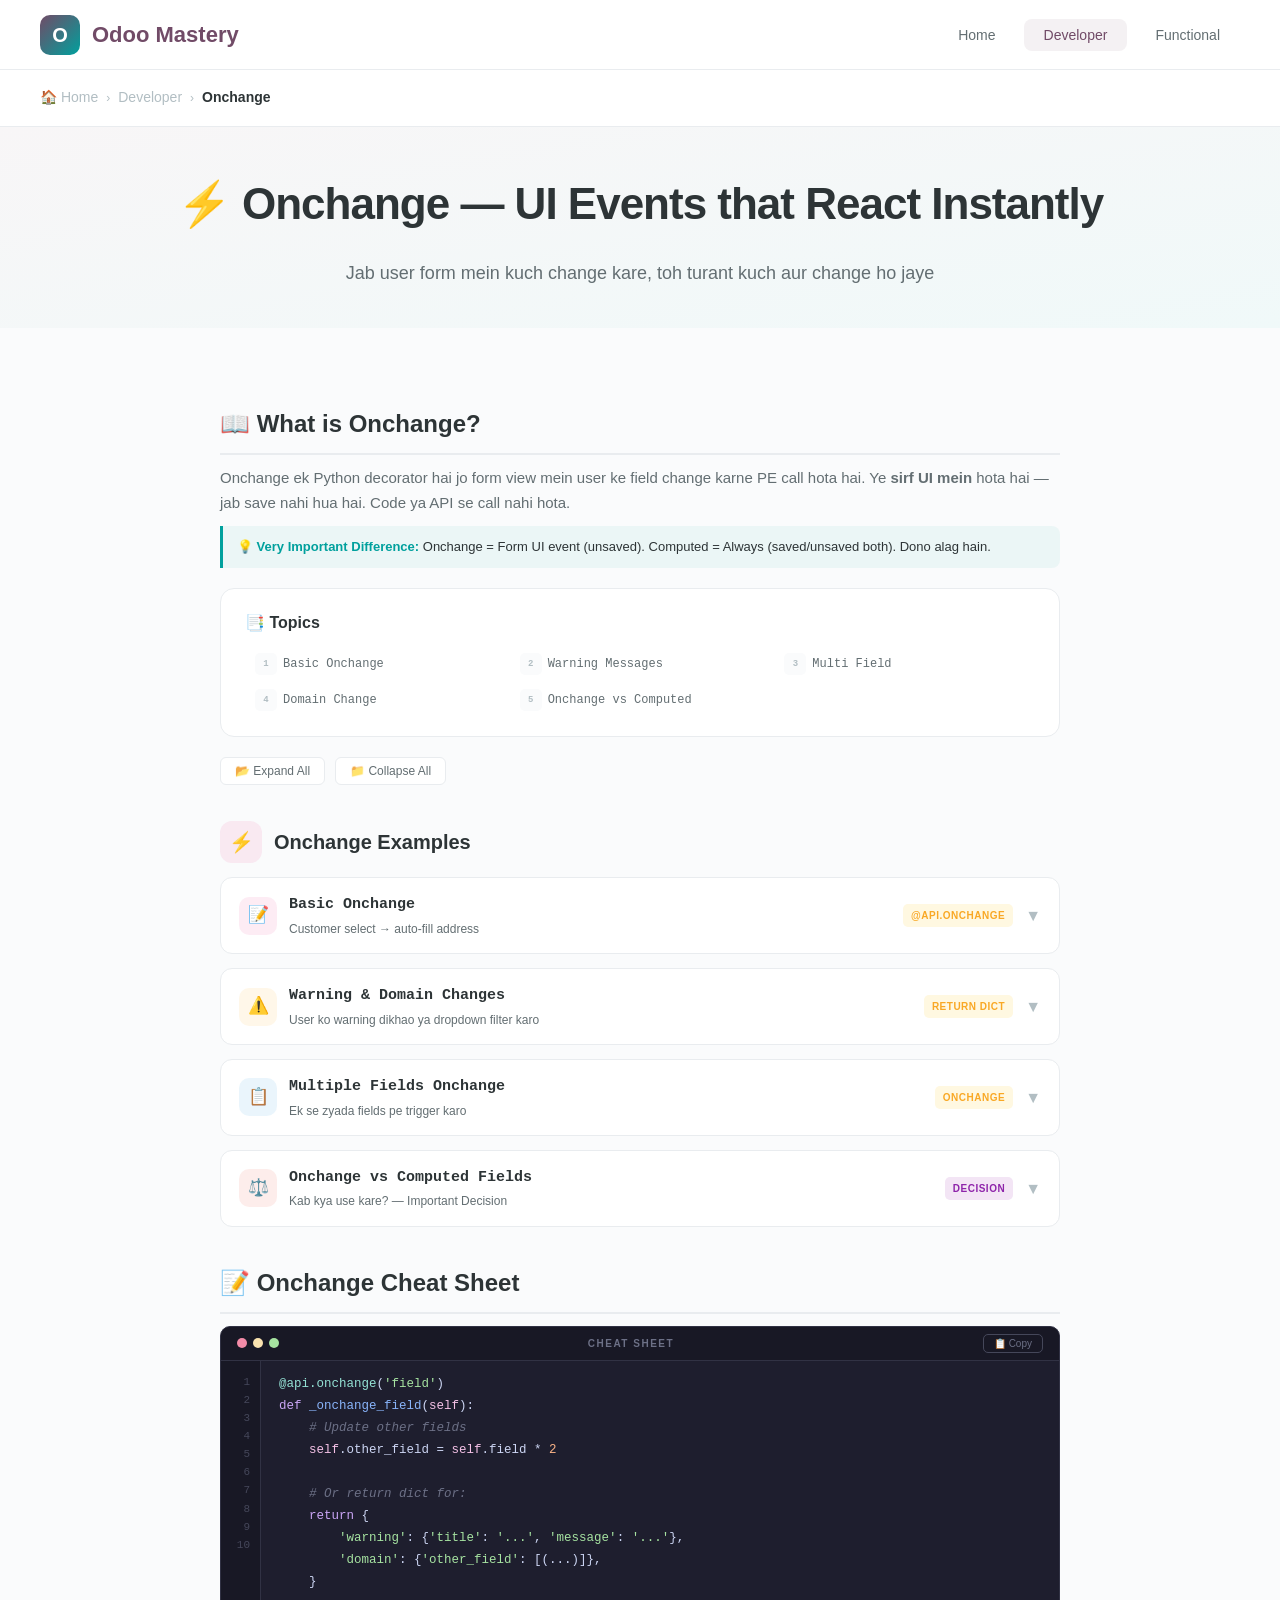
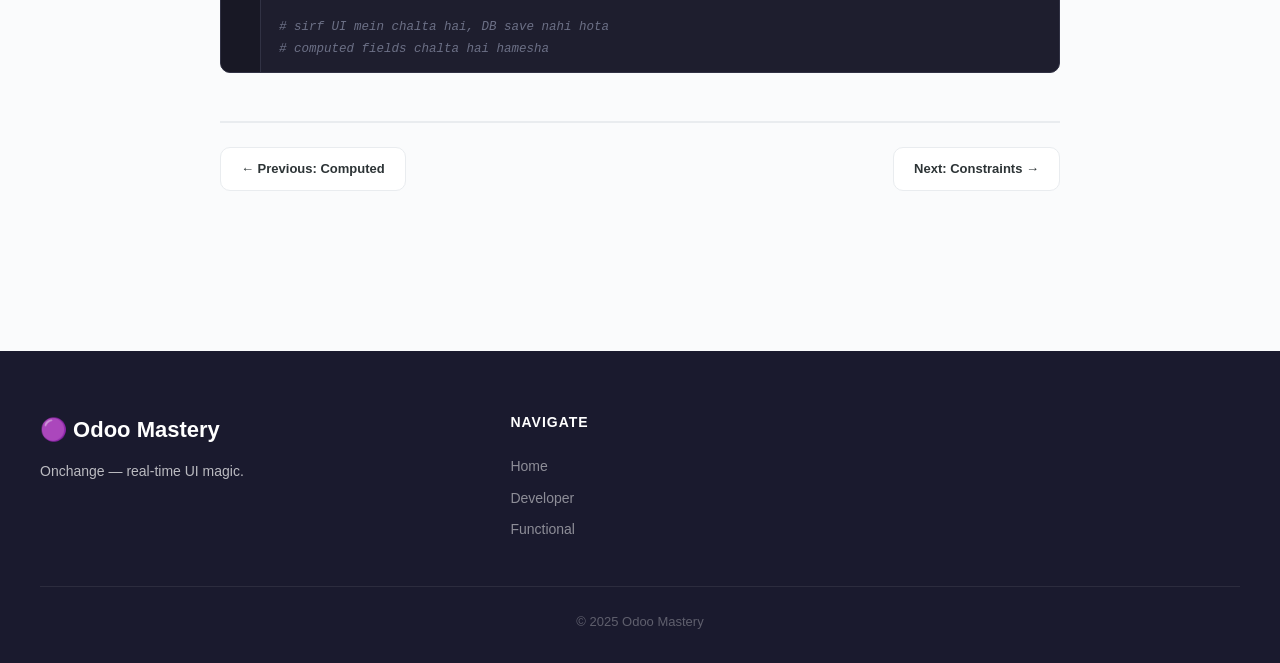
<file: pages/dev-onchange.html>
<!DOCTYPE html>
<html lang="en">
<head>
    <meta charset="UTF-8">
    <meta name="viewport" content="width=device-width, initial-scale=1.0">
    <title>Onchange — Odoo Mastery</title>
    <link rel="stylesheet" href="../css/style.css">
    <style>
        .content-wrapper{max-width:920px;margin:0 auto;padding:40px 40px 80px}
        .content-wrapper h2{font-size:24px;font-weight:700;margin:36px 0 10px;padding-bottom:8px;border-bottom:2px solid var(--border);display:flex;align-items:center;gap:10px}
        .content-wrapper h3{font-size:17px;font-weight:600;margin:18px 0 6px;color:var(--primary)}
        .content-wrapper p,.content-wrapper li{font-size:15px;line-height:1.7;color:var(--text-light)}
        .content-wrapper ul{margin:8px 0 16px 20px}.content-wrapper li{margin-bottom:4px}
        .code-block{background:#1e1e2e;border-radius:10px;margin:12px 0 16px;border:1px solid #313244;overflow:hidden}
        .code-block .code-header{display:flex;align-items:center;justify-content:space-between;padding:7px 16px;background:#181825;border-bottom:1px solid #313244}
        .code-block .dots{display:flex;gap:6px}.code-block .dots span{width:10px;height:10px;border-radius:50%}
        .code-block .dots span:nth-child(1){background:#f38ba8}.code-block .dots span:nth-child(2){background:#f9e2af}.code-block .dots span:nth-child(3){background:#a6e3a1}
        .code-block .lang-label{font-size:10px;color:#6c7086;text-transform:uppercase;letter-spacing:1.5px;font-weight:600}
        .code-block .copy-btn{background:0 0;border:1px solid #45475a;color:#6c7086;padding:3px 10px;border-radius:5px;font-size:10px;cursor:pointer;font-family:inherit;transition:all .2s}
        .code-block .copy-btn:hover{background:#313244;color:#cdd6f4}
        .code-block .code-body{display:flex;overflow-x:auto}
        .code-block .line-numbers{padding:12px 0;text-align:right;user-select:none;border-right:1px solid #313244;background:#181825;min-width:40px;flex-shrink:0}
        .code-block .line-numbers span{display:block;padding:0 10px;font-size:11px;line-height:1.65;color:#45475a;font-family:'JetBrains Mono','Consolas',monospace}
        .code-block pre{margin:0;padding:12px 18px;flex:1;overflow-x:auto;white-space:pre;tab-size:4}
        .code-block pre code{font-family:'JetBrains Mono','Fira Code','Consolas',monospace;font-size:12.5px;line-height:1.65;color:#cdd6f4;background:0 0;padding:0;white-space:pre}
        .cm{color:#6c7086;font-style:italic}.kw{color:#cba6f7}.st{color:#a6e3a1}.fn{color:#89b4fa}.cl{color:#f9e2af}.nu{color:#fab387}.op{color:#89dceb}.dc{color:#94e2d5}.sf{color:#f5c2e7}
        .method-card{background:var(--bg-card);border:1px solid var(--border);border-radius:12px;margin:14px 0;overflow:hidden;transition:var(--transition)}
        .method-card:hover{box-shadow:var(--shadow-md);border-color:rgba(113,75,103,.2)}
        .method-header{display:flex;align-items:center;justify-content:space-between;padding:14px 18px;cursor:pointer;user-select:none;gap:12px}
        .method-header:hover{background:rgba(113,75,103,.02)}
        .method-title-group{display:flex;align-items:center;gap:12px;flex:1;min-width:0}
        .method-icon{width:38px;height:38px;border-radius:10px;display:flex;align-items:center;justify-content:center;font-size:17px;flex-shrink:0}
        .method-name{font-family:'JetBrains Mono',monospace;font-size:15px;font-weight:700;color:var(--text)}
        .method-one-liner{font-size:12px;color:var(--text-light);margin-top:1px}
        .method-badges{display:flex;gap:6px;flex-shrink:0}
        .badge{padding:3px 8px;border-radius:5px;font-size:10px;font-weight:600;text-transform:uppercase;letter-spacing:.5px}
        .badge-decorator{background:#FFF8E1;color:#F9A825}.badge-util{background:#F3E5F5;color:#8E24AA}
        .method-toggle{font-size:16px;color:var(--text-muted);transition:transform .3s ease;flex-shrink:0}
        .method-card.open .method-toggle{transform:rotate(180deg)}
        .method-body{display:none;padding:4px 18px 18px;border-top:1px solid var(--border)}
        .method-card.open .method-body{display:block}
        .hinglish-note{background:linear-gradient(135deg,#FFF8E1,#FFF3E0);border-left:3px solid #FFB300;padding:10px 14px;border-radius:0 8px 8px 0;margin:10px 0;font-size:13px;line-height:1.6}
        .hinglish-note strong{color:#E65100}
        .reallife-box{background:linear-gradient(135deg,#E8F5E9,#E0F2F1);border-left:3px solid #43A047;padding:10px 14px;border-radius:0 8px 8px 0;margin:10px 0;font-size:13px}
        .reallife-box strong{color:#2E7D32}
        .info-box{background:rgba(0,160,157,.06);border-left:3px solid var(--accent);padding:10px 14px;border-radius:0 8px 8px 0;margin:10px 0;font-size:13px}
        .info-box strong{color:var(--accent)}
        .warning-box{background:rgba(231,76,60,.06);border-left:3px solid #E74C3C;padding:10px 14px;border-radius:0 8px 8px 0;margin:10px 0;font-size:13px}
        .warning-box strong{color:#E74C3C}
        .toc{background:var(--bg-card);border:1px solid var(--border);border-radius:14px;padding:20px 24px;margin:20px 0}
        .toc h3{margin:0 0 12px;font-size:16px;color:var(--text)}
        .toc-grid{display:grid;grid-template-columns:repeat(auto-fill,minmax(200px,1fr));gap:4px}
        .toc-grid a{display:flex;align-items:center;gap:6px;padding:5px 10px;border-radius:6px;font-size:12px;font-family:'JetBrains Mono',monospace;color:var(--text-light);transition:var(--transition)}
        .toc-grid a:hover{background:rgba(113,75,103,.06);color:var(--primary)}
        .toc-grid .toc-num{width:22px;height:22px;background:var(--bg);border-radius:5px;display:flex;align-items:center;justify-content:center;font-size:9px;font-weight:700;color:var(--text-muted);flex-shrink:0}
        .section-divider{display:flex;align-items:center;gap:12px;margin:36px 0 6px}
        .section-divider .divider-icon{width:42px;height:42px;border-radius:12px;display:flex;align-items:center;justify-content:center;font-size:20px}
        .section-divider .divider-text h2{margin:0;border:none;padding:0;font-size:20px}
        .section-divider .divider-text p{font-size:13px;margin:0}
        .expand-controls{display:flex;gap:10px;margin:14px 0}
        .expand-btn{padding:6px 14px;border-radius:6px;border:1px solid var(--border);background:#fff;cursor:pointer;font-size:12px;font-weight:500;color:var(--text-light);font-family:inherit;transition:var(--transition)}
        .expand-btn:hover{border-color:var(--primary);color:var(--primary)}
        .nav-bottom{display:flex;justify-content:space-between;margin-top:48px;padding-top:24px;border-top:2px solid var(--border)}
        .nav-bottom a{display:flex;align-items:center;gap:8px;padding:10px 20px;background:var(--bg-card);border:1px solid var(--border);border-radius:10px;font-weight:600;font-size:13px;transition:var(--transition)}
        .nav-bottom a:hover{border-color:var(--primary);color:var(--primary);box-shadow:var(--shadow-md)}
        @media(max-width:768px){.content-wrapper{padding:24px 16px 60px}.method-header{flex-wrap:wrap}.method-badges{order:3;width:100%;margin-top:6px}.toc-grid{grid-template-columns:1fr 1fr}.code-block .line-numbers{display:none}.code-block pre{padding:12px}}
    </style>
</head>
<body>
<nav class="navbar" id="navbar">
    <a href="../index.html" class="nav-logo"><div class="logo-icon">O</div>Odoo Mastery</a>
    <ul class="nav-links">
        <li><a href="../index.html">Home</a></li>
        <li><a href="../main/developer.html" class="active">Developer</a></li>
        <li><a href="../main/functional.html">Functional</a></li>
    </ul>
</nav>
<div class="breadcrumb-bar">
    <div class="breadcrumb">
        <a href="../index.html">🏠 Home</a><span class="sep">›</span>
        <a href="../main/developer.html">Developer</a><span class="sep">›</span>
        <span class="current">Onchange</span>
    </div>
</div>
<div class="page-hero" style="padding:40px">
    <h1>⚡ Onchange — UI Events that React Instantly</h1>
    <p>Jab user form mein kuch change kare, toh turant kuch aur change ho jaye</p>
</div>
<div class="content-wrapper">
    <h2>📖 What is Onchange?</h2>
    <p>Onchange ek Python decorator hai jo form view mein user ke field change karne PE call hota hai. Ye <strong>sirf UI mein</strong> hota hai — jab save nahi hua hai. Code ya API se call nahi hota.</p>
    <div class="info-box"><strong>💡 Very Important Difference:</strong> Onchange = Form UI event (unsaved). Computed = Always (saved/unsaved both). Dono alag hain.</div>

    <div class="toc">
        <h3>📑 Topics</h3>
        <div class="toc-grid">
            <a href="#basic"><span class="toc-num">1</span>Basic Onchange</a>
            <a href="#warning"><span class="toc-num">2</span>Warning Messages</a>
            <a href="#multi"><span class="toc-num">3</span>Multi Field</a>
            <a href="#domain"><span class="toc-num">4</span>Domain Change</a>
            <a href="#vs_computed"><span class="toc-num">5</span>Onchange vs Computed</a>
        </div>
    </div>
    <div class="expand-controls">
        <button class="expand-btn" onclick="expandAll()">📂 Expand All</button>
        <button class="expand-btn" onclick="collapseAll()">📁 Collapse All</button>
    </div>

    <div class="section-divider"><div class="divider-icon" style="background:rgba(232,67,147,.1);color:#E84393">⚡</div><div class="divider-text"><h2>Onchange Examples</h2></div></div>

    <div class="method-card" id="basic">
        <div class="method-header" onclick="this.parentElement.classList.toggle('open')">
            <div class="method-title-group"><div class="method-icon icon-pink">📝</div><div><div class="method-name">Basic Onchange</div><div class="method-one-liner">Customer select → auto-fill address</div></div></div>
            <div class="method-badges"><span class="badge badge-decorator">@api.onchange</span></div><span class="method-toggle">▼</span>
        </div>
        <div class="method-body">
            <div class="hinglish-note"><strong>🗣️ Hinglish:</strong> User ne 'Customer' field mein contact select kiya — ab uska phone, email, address apne aap aa jaaye. Yeh onchange se hota hai.</div>
            <div class="code-block"><div class="code-header"><div class="dots"><span></span><span></span><span></span></div><span class="lang-label">Python</span><button class="copy-btn" onclick="copyCode(this)">📋 Copy</button></div><div class="code-body"><div class="line-numbers"><span>1</span><span>2</span><span>3</span><span>4</span><span>5</span><span>6</span><span>7</span><span>8</span><span>9</span></div>
<pre><code><span class="dc">@api.onchange</span>(<span class="st">'partner_id'</span>)
<span class="kw">def</span> <span class="fn">_onchange_partner</span>(<span class="sf">self</span>):
    <span class="kw">if</span> <span class="sf">self</span>.partner_id:
        <span class="sf">self</span>.phone = <span class="sf">self</span>.partner_id.phone
        <span class="sf">self</span>.email = <span class="sf">self</span>.partner_id.email
        <span class="sf">self</span>.city  = <span class="sf">self</span>.partner_id.city
    <span class="kw">else</span>:
        <span class="sf">self</span>.phone = <span class="kw">False</span>
        <span class="sf">self</span>.email = <span class="kw">False</span>
        <span class="sf">self</span>.city  = <span class="kw">False</span></code></pre></div></div>
        </div>
    </div>

    <div class="method-card" id="warning">
        <div class="method-header" onclick="this.parentElement.classList.toggle('open')">
            <div class="method-title-group"><div class="method-icon icon-yellow">⚠️</div><div><div class="method-name">Warning & Domain Changes</div><div class="method-one-liner">User ko warning dikhao ya dropdown filter karo</div></div></div>
            <div class="method-badges"><span class="badge badge-decorator">RETURN DICT</span></div><span class="method-toggle">▼</span>
        </div>
        <div class="method-body">
            <div class="code-block"><div class="code-header"><div class="dots"><span></span><span></span><span></span></div><span class="lang-label">Python</span><button class="copy-btn" onclick="copyCode(this)">📋 Copy</button></div><div class="code-body"><div class="line-numbers"><span>1</span><span>2</span><span>3</span><span>4</span><span>5</span><span>6</span><span>7</span><span>8</span><span>9</span><span>10</span><span>11</span><span>12</span><span>13</span><span>14</span><span>15</span><span>16</span></div>
<pre><code><span class="dc">@api.onchange</span>(<span class="st">'quantity'</span>)
<span class="kw">def</span> <span class="fn">_onchange_qty</span>(<span class="sf">self</span>):
    <span class="cm"># ── Warning message ──</span>
    <span class="kw">if</span> <span class="sf">self</span>.quantity > <span class="nu">1000</span>:
        <span class="kw">return</span> {
            <span class="st">'warning'</span>: {
                <span class="st">'title'</span>: <span class="st">'Large Quantity!'</span>,
                <span class="st">'message'</span>: <span class="st">'1000+ units — sure hai?'</span>
            }
        }

<span class="cm"># ── Dynamic domain on Many2one field ──</span>
<span class="dc">@api.onchange</span>(<span class="st">'category_id'</span>)
<span class="kw">def</span> <span class="fn">_onchange_category</span>(<span class="sf">self</span>):
    <span class="kw">return</span> {
        <span class="st">'domain'</span>: {
            <span class="st">'product_id'</span>: [(<span class="st">'categ_id'</span>, <span class="op">=</span>, <span class="sf">self</span>.category_id.id)]
        }
    }
<span class="cm"># Now product dropdown only shows selected category products</span></code></pre></div></div>
        </div>
    </div>

    <div class="method-card" id="multi">
        <div class="method-header" onclick="this.parentElement.classList.toggle('open')">
            <div class="method-title-group"><div class="method-icon icon-blue">📋</div><div><div class="method-name">Multiple Fields Onchange</div><div class="method-one-liner">Ek se zyada fields pe trigger karo</div></div></div>
            <div class="method-badges"><span class="badge badge-decorator">ONCHANGE</span></div><span class="method-toggle">▼</span>
        </div>
        <div class="method-body">
            <div class="code-block"><div class="code-header"><div class="dots"><span></span><span></span><span></span></div><span class="lang-label">Python</span><button class="copy-btn" onclick="copyCode(this)">📋 Copy</button></div><div class="code-body"><div class="line-numbers"><span>1</span><span>2</span><span>3</span><span>4</span><span>5</span></div>
<pre><code><span class="dc">@api.onchange</span>(<span class="st">'price'</span>, <span class="st">'quantity'</span>)
<span class="kw">def</span> <span class="fn">_onchange_amount</span>(<span class="sf">self</span>):
    <span class="sf">self</span>.subtotal = <span class="sf">self</span>.price * <span class="sf">self</span>.quantity</code></pre></div></div>
        </div>
    </div>

    <div class="method-card" id="vs_computed">
        <div class="method-header" onclick="this.parentElement.classList.toggle('open')">
            <div class="method-title-group"><div class="method-icon icon-red">⚖️</div><div><div class="method-name">Onchange vs Computed Fields</div><div class="method-one-liner">Kab kya use kare? — Important Decision</div></div></div>
            <div class="method-badges"><span class="badge badge-util">DECISION</span></div><span class="method-toggle">▼</span>
        </div>
        <div class="method-body">
            <div class="code-block"><div class="code-header"><div class="dots"><span></span><span></span><span></span></div><span class="lang-label">Python</span><button class="copy-btn" onclick="copyCode(this)">📋 Copy</button></div><div class="code-body"><div class="line-numbers"><span>1</span><span>2</span><span>3</span><span>4</span><span>5</span><span>6</span><span>7</span><span>8</span><span>9</span><span>10</span><span>11</span><span>12</span><span>13</span><span>14</span><span>15</span><span>16</span><span>17</span><span>18</span><span>19</span><span>20</span><span>21</span><span>22</span></div>
<pre><code><span class="cm"># ═══ Rule of Thumb ═══</span>
<span class="cm">#</span>
<span class="cm"># Use COMPUTED when:</span>
<span class="cm"># - Value hamesha consistent honi chahiye</span>
<span class="cm"># - Form save, import, API, code — sab jagah same</span>
<span class="cm"># - Value depend on other fields (total = price * qty)</span>
<span class="cm"># - store=True for search/filter</span>
<span class="cm">#</span>
<span class="cm"># Use ONCHANGE when:</span>
<span class="cm"># - Sirf FORM UI mein react karna hai</span>
<span class="cm"># - User ko warning message dikhana hai</span>
<span class="cm"># - Many2one ka domain change karna hai</span>
<span class="cm"># - Data set karna hai jo override ho sakta hai</span>
<span class="cm">#</span>
<span class="cm"># Example: Product price → tax calculation</span>
<span class="cm">#   onchange: set default tax when product changes</span>
<span class="cm">#   computed: actually calculate tax amount</span>
<span class="cm"># Dono ek saath use ho sakte hain!</span></code></pre></div></div>
        </div>
    </div>

    <h2>📝 Onchange Cheat Sheet</h2>
    <div class="code-block"><div class="code-header"><div class="dots"><span></span><span></span><span></span></div><span class="lang-label">Cheat Sheet</span><button class="copy-btn" onclick="copyCode(this)">📋 Copy</button></div><div class="code-body"><div class="line-numbers"><span>1</span><span>2</span><span>3</span><span>4</span><span>5</span><span>6</span><span>7</span><span>8</span><span>9</span><span>10</span></div>
<pre><code><span class="dc">@api.onchange</span>(<span class="st">'field'</span>)
<span class="kw">def</span> <span class="fn">_onchange_field</span>(<span class="sf">self</span>):
    <span class="cm"># Update other fields</span>
    <span class="sf">self</span>.other_field = <span class="sf">self</span>.field * <span class="nu">2</span>

    <span class="cm"># Or return dict for:</span>
    <span class="kw">return</span> {
        <span class="st">'warning'</span>: {<span class="st">'title'</span>: <span class="st">'...'</span>, <span class="st">'message'</span>: <span class="st">'...'</span>},
        <span class="st">'domain'</span>: {<span class="st">'other_field'</span>: [(...)]},
    }

<span class="cm"># sirf UI mein chalta hai, DB save nahi hota</span>
<span class="cm"># computed fields chalta hai hamesha</span></code></pre></div></div>

    <div class="nav-bottom">
        <a href="dev-computed.html">← Previous: Computed</a>
        <a href="dev-constraints.html">Next: Constraints →</a>
    </div>
</div>
<footer class="footer">
    <div class="footer-content"><div class="footer-brand"><div class="footer-logo">🟣 Odoo Mastery</div><p>Onchange — real-time UI magic.</p></div><div class="footer-col"><h4>Navigate</h4><a href="../index.html">Home</a><a href="../main/developer.html">Developer</a><a href="../main/functional.html">Functional</a></div></div>
    <div class="footer-bottom">© 2025 Odoo Mastery</div>
</footer>
<script>
window.addEventListener('scroll',()=>{document.getElementById('navbar').classList.toggle('scrolled',window.scrollY>20)});
function expandAll(){document.querySelectorAll('.method-card').forEach(c=>c.classList.add('open'))}
function collapseAll(){document.querySelectorAll('.method-card').forEach(c=>c.classList.remove('open'))}
function copyCode(b){const c=b.closest('.code-block').querySelector('pre code').textContent;navigator.clipboard.writeText(c).then(()=>{b.textContent='✅ Copied!';setTimeout(()=>b.textContent='📋 Copy',2000)})}
document.querySelectorAll('.toc-grid a').forEach(l=>{l.addEventListener('click',e=>{e.preventDefault();const t=document.querySelector(l.getAttribute('href'));if(t){t.classList.add('open');t.scrollIntoView({behavior:'smooth',block:'center'})}})});
</script>
</body>
</html>
</file>
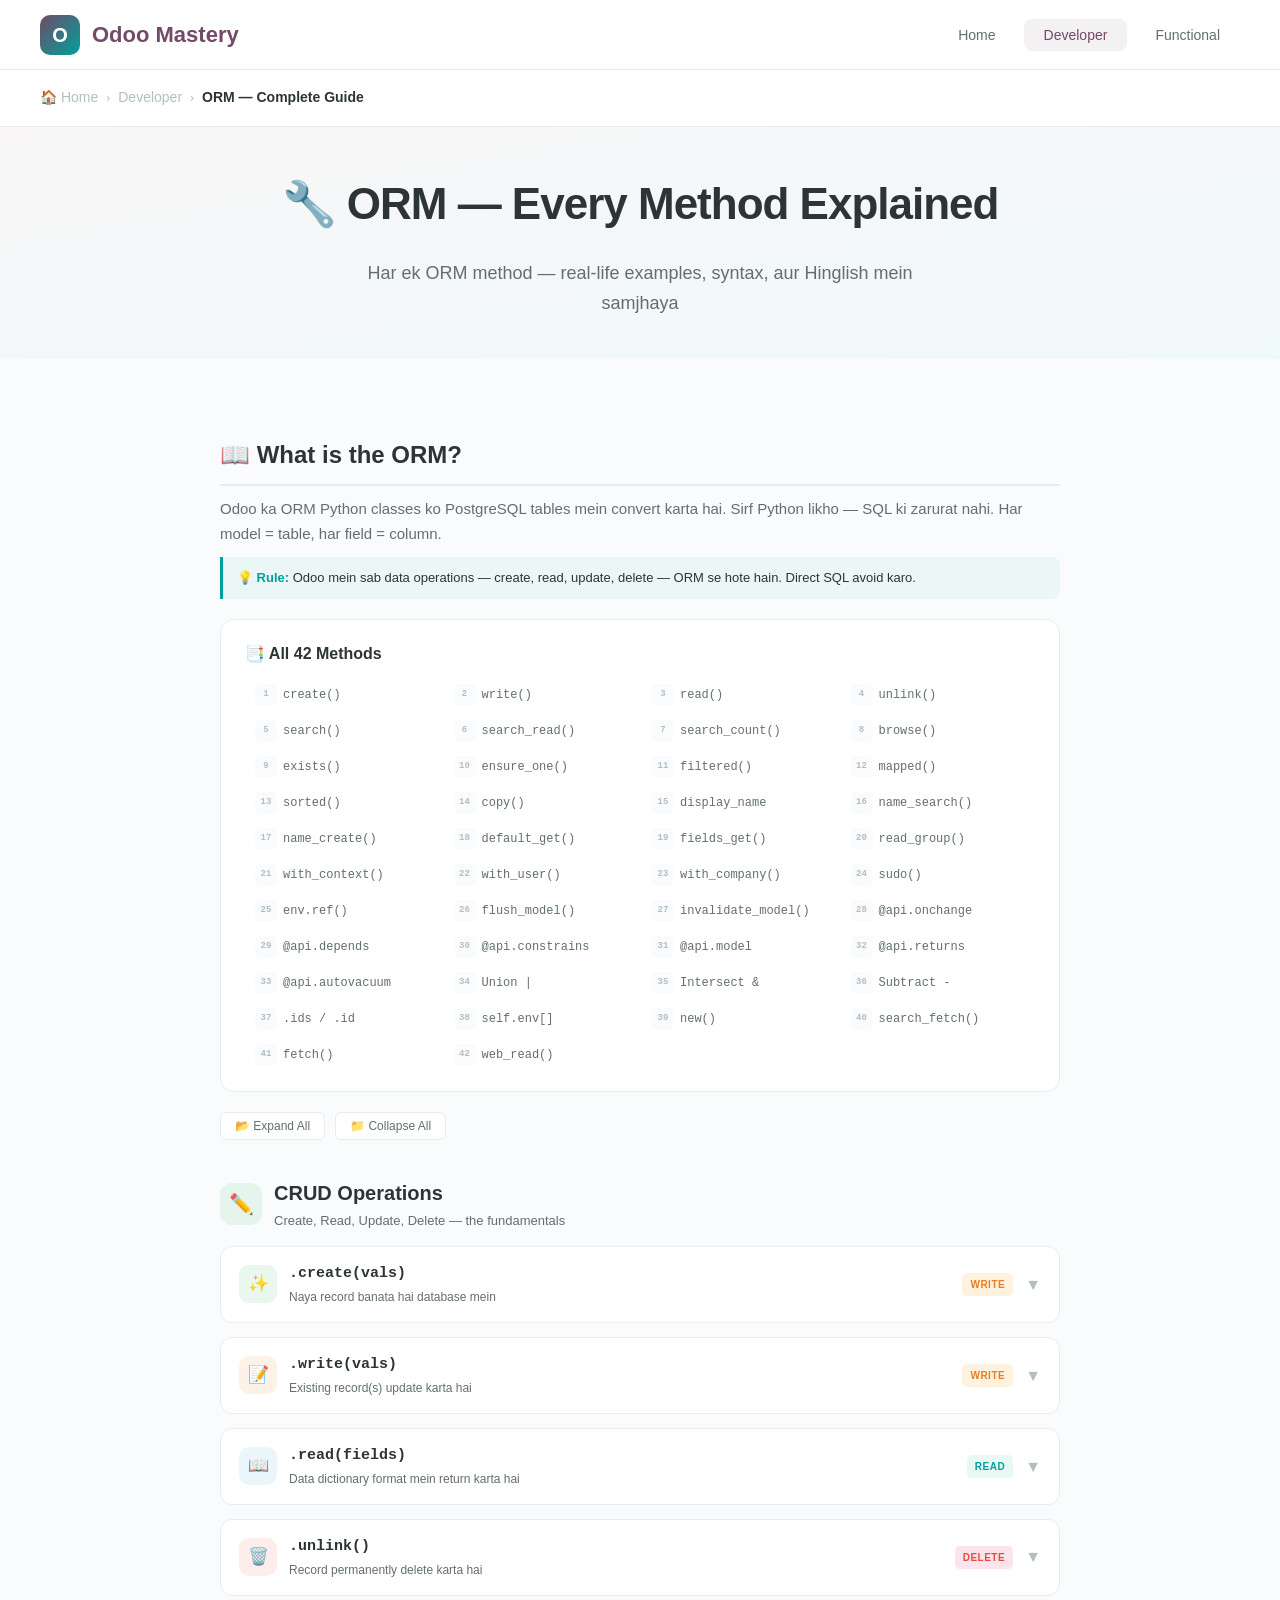
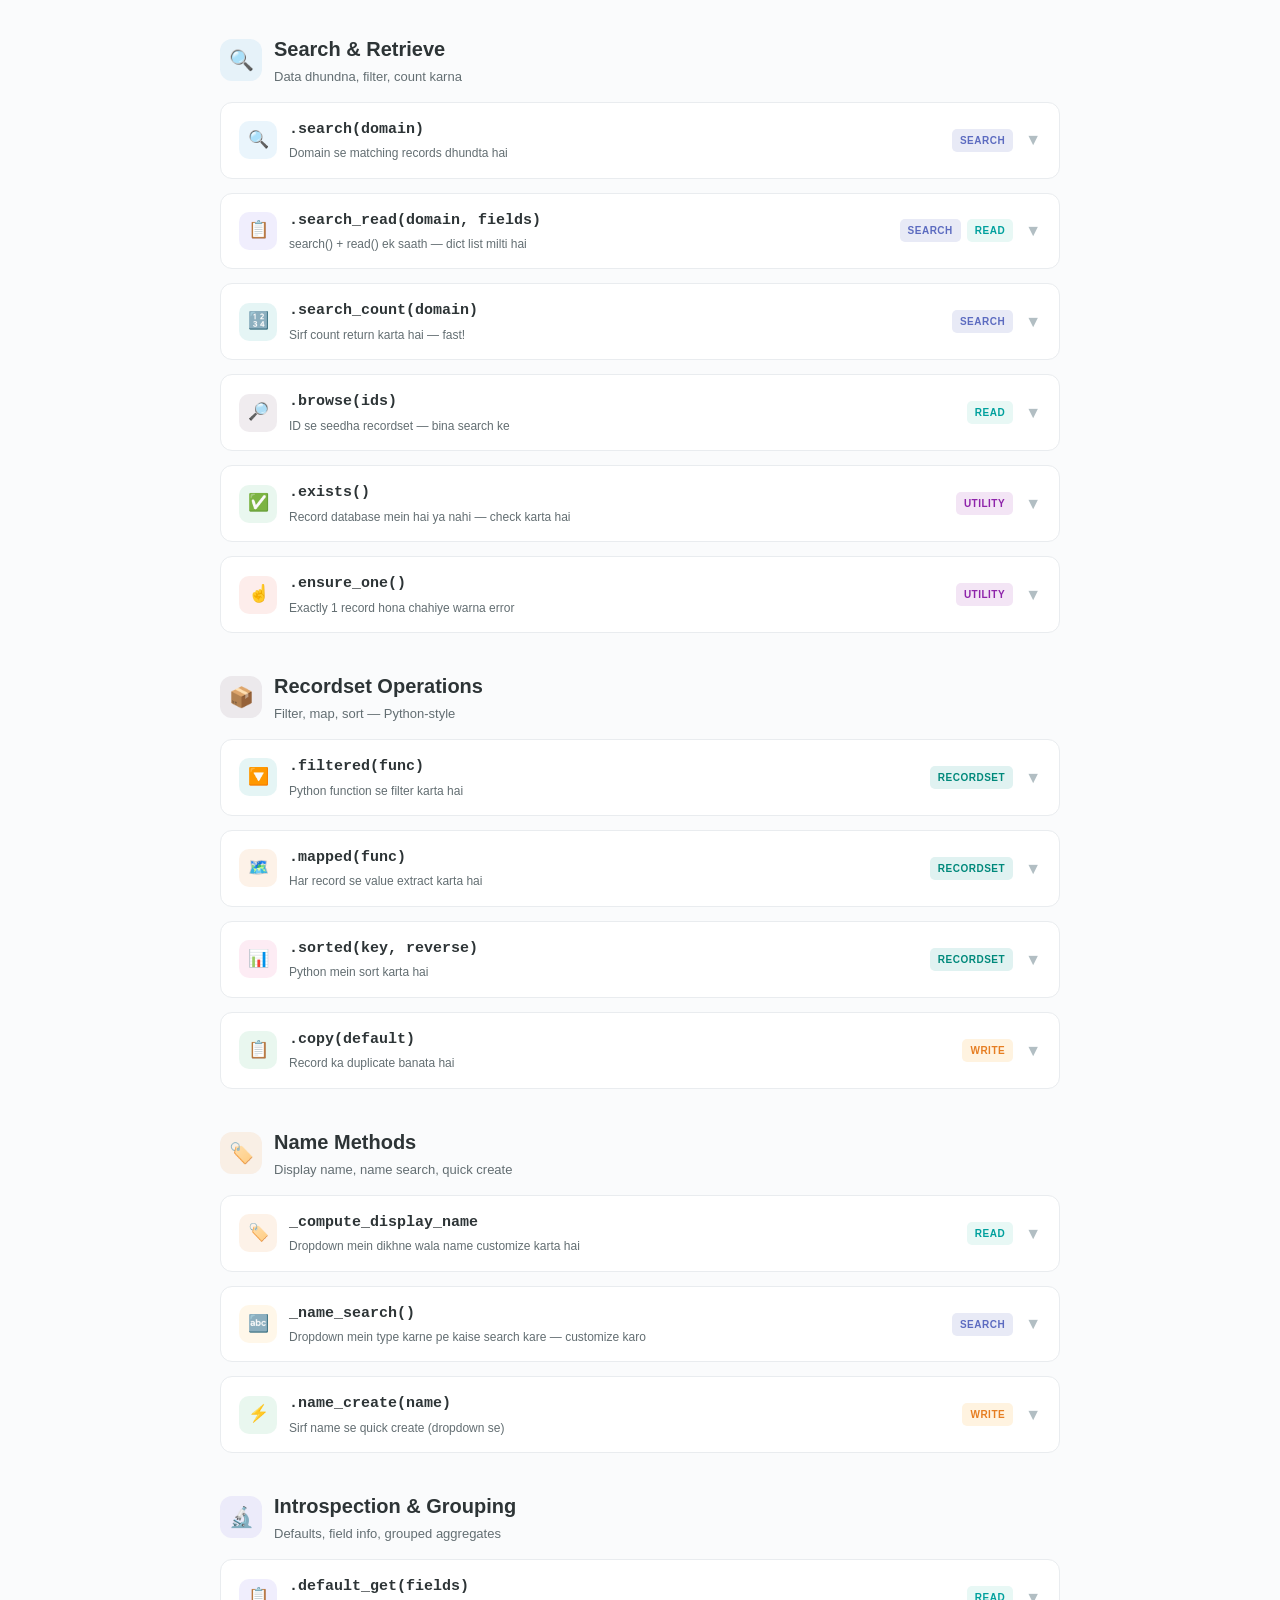
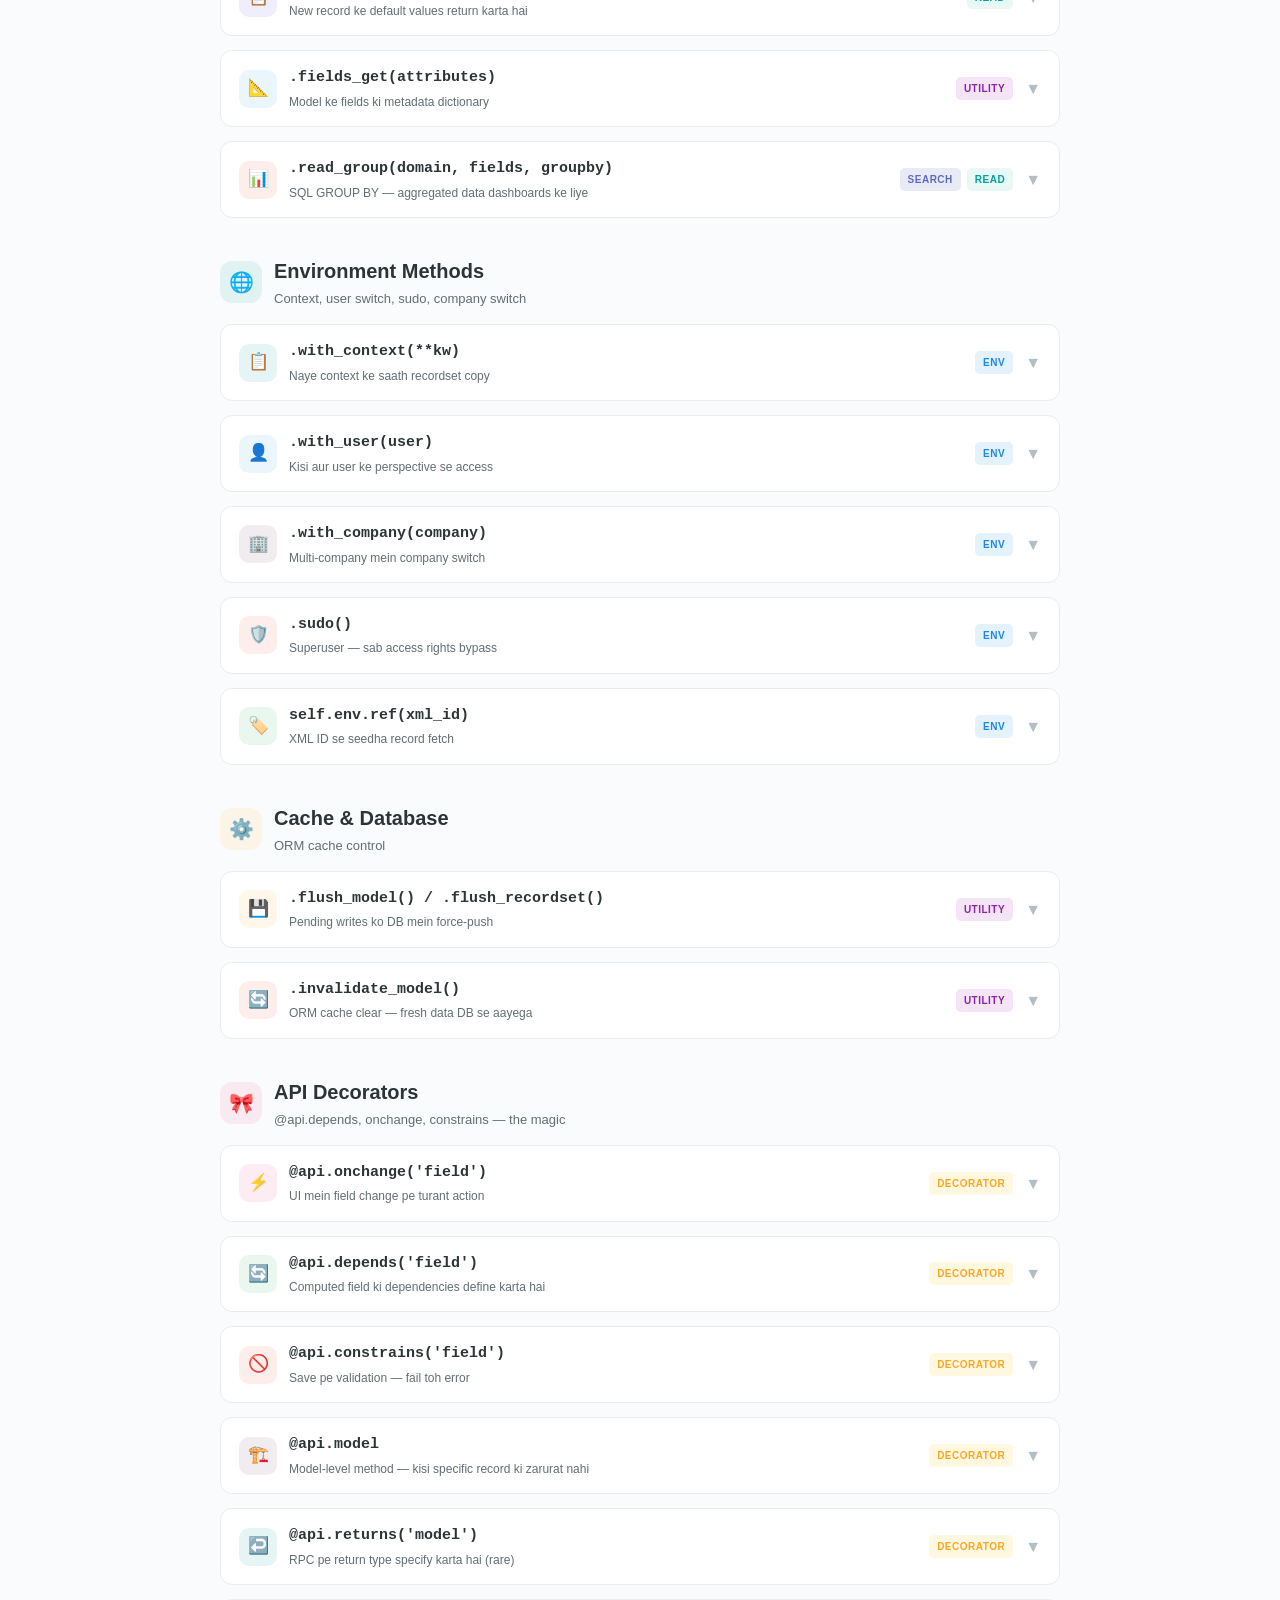
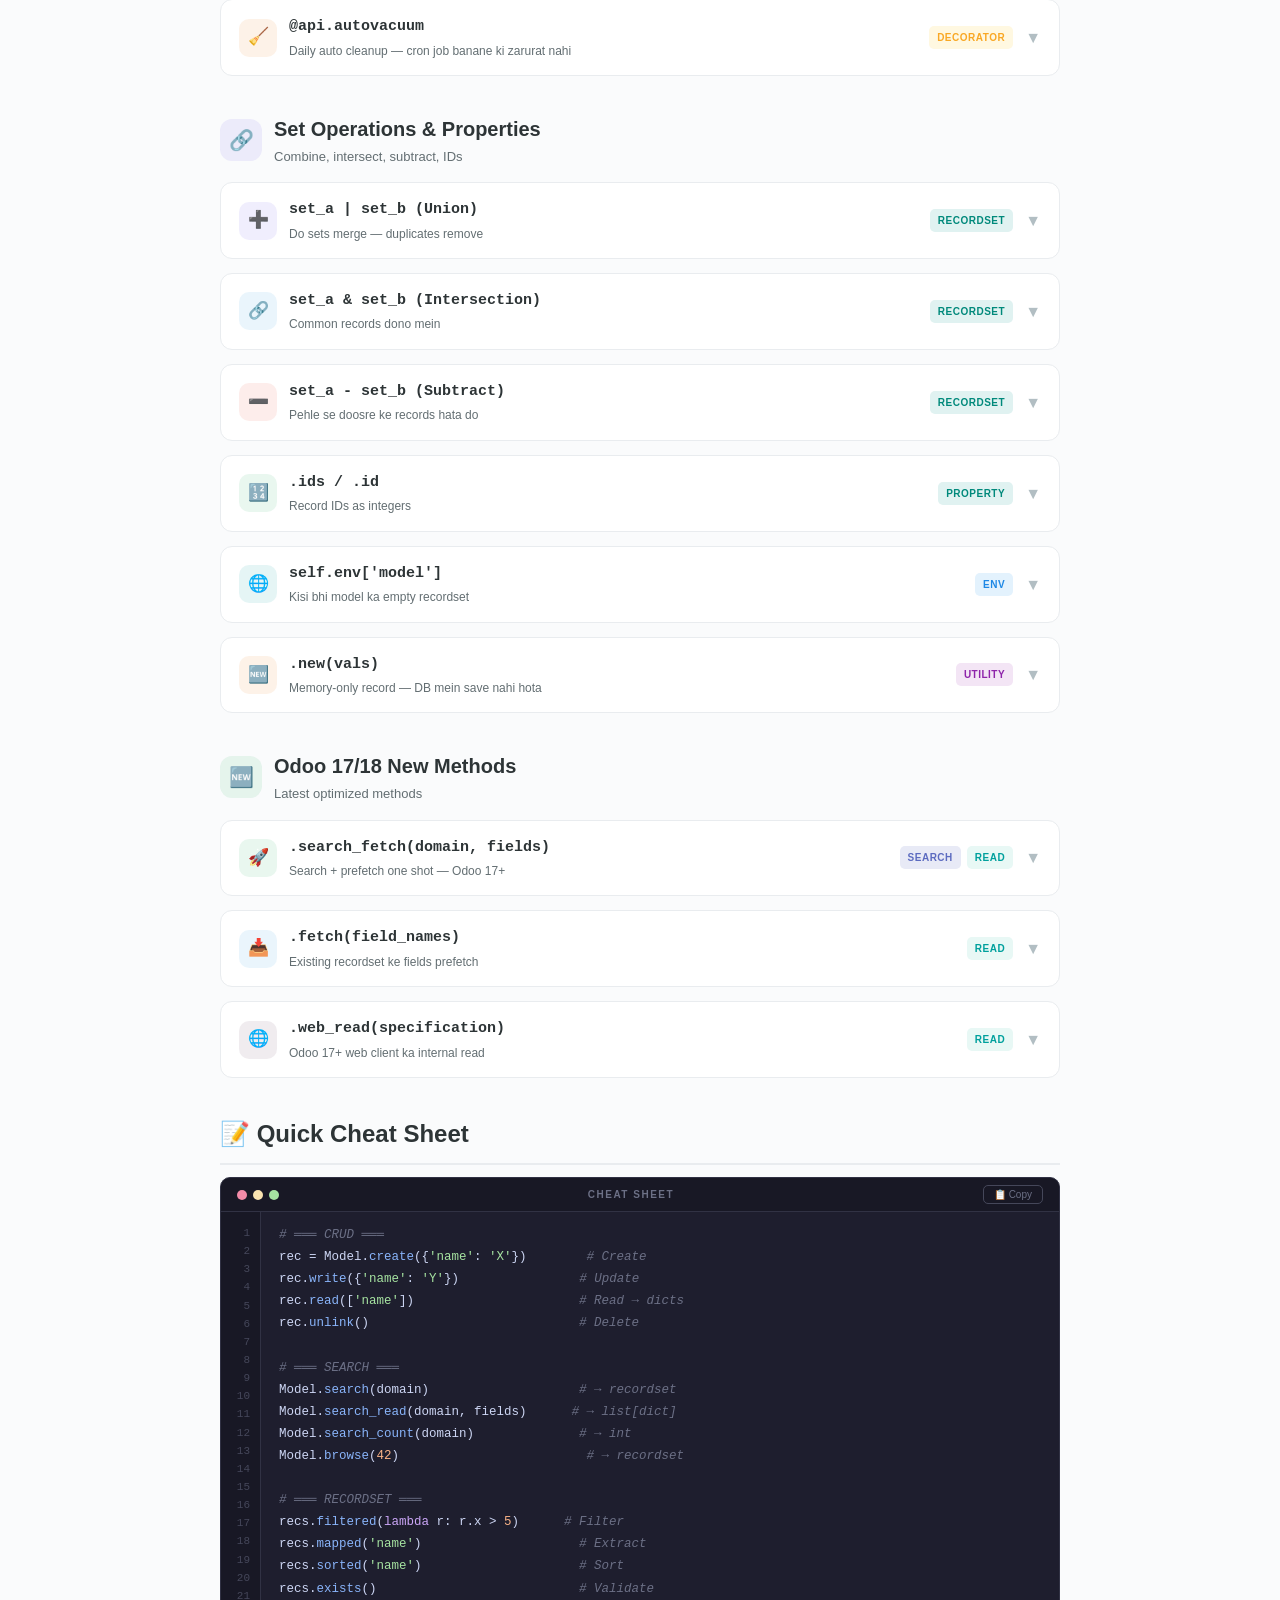
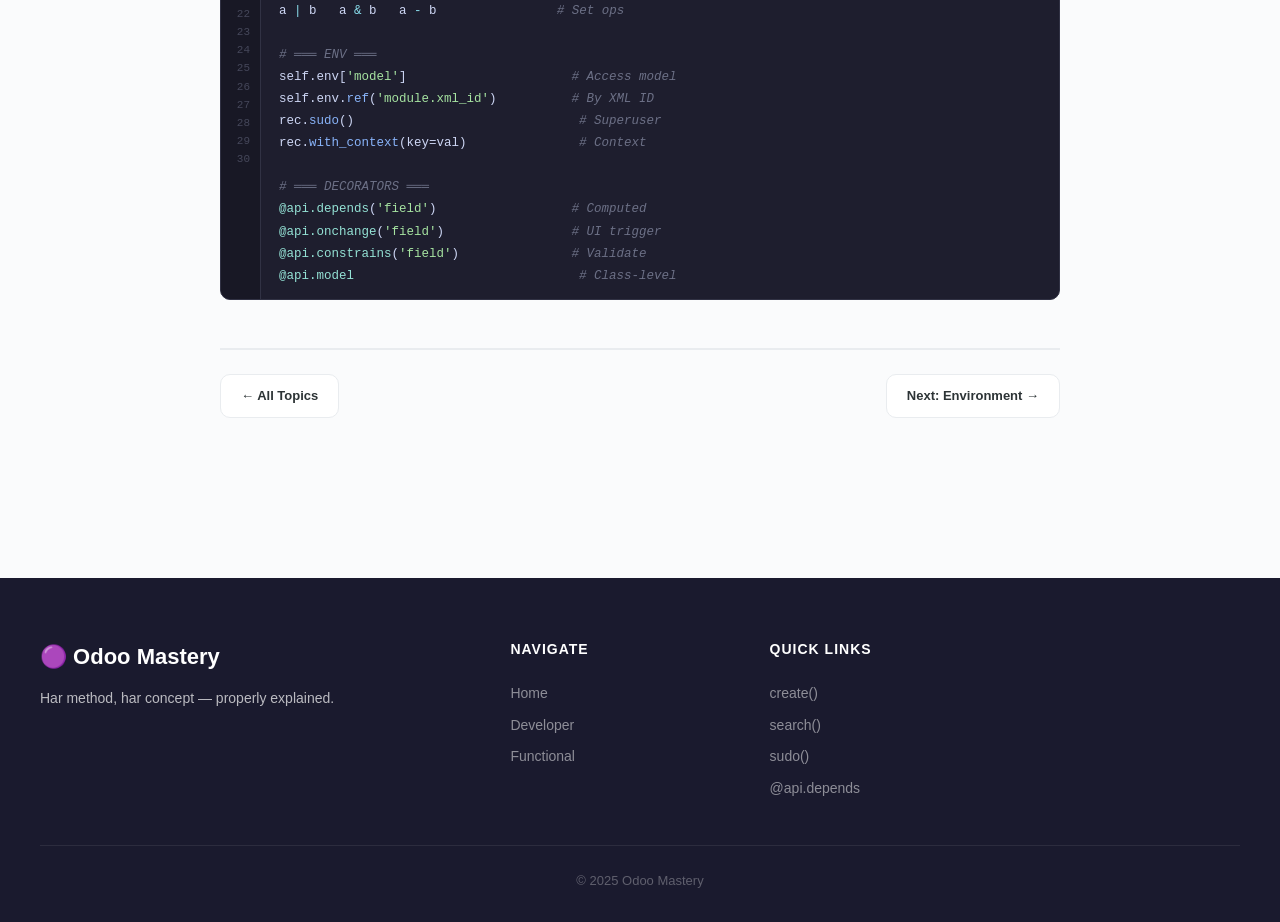
<file: pages/dev-orm.html>
<!DOCTYPE html>
<html lang="en">
<head>
    <meta charset="UTF-8">
    <meta name="viewport" content="width=device-width, initial-scale=1.0">
    <title>ORM Complete Guide — Odoo Mastery</title>
    <link rel="stylesheet" href="../css/style.css">
    <style>
        .content-wrapper {
            max-width: 920px;
            margin: 0 auto;
            padding: 40px 40px 80px;
        }
        .content-wrapper h2 {
            font-size: 24px;
            font-weight: 700;
            margin: 36px 0 10px;
            padding-bottom: 8px;
            border-bottom: 2px solid var(--border);
            display: flex;
            align-items: center;
            gap: 10px;
        }
        .content-wrapper h3 {
            font-size: 17px;
            font-weight: 600;
            margin: 18px 0 6px;
            color: var(--primary);
        }
        .content-wrapper p, .content-wrapper li {
            font-size: 15px;
            line-height: 1.7;
            color: var(--text-light);
        }
        .content-wrapper ul { margin: 8px 0 16px 20px; }
        .content-wrapper li { margin-bottom: 4px; }

        /* ── Code Block (VS Code style) ─────────────── */
        .code-block {
            background: #1e1e2e;
            border-radius: 10px;
            margin: 12px 0 16px;
            border: 1px solid #313244;
            overflow: hidden;
        }
        .code-block .code-header {
            display: flex;
            align-items: center;
            justify-content: space-between;
            padding: 7px 16px;
            background: #181825;
            border-bottom: 1px solid #313244;
        }
        .code-block .dots { display: flex; gap: 6px; }
        .code-block .dots span { width: 10px; height: 10px; border-radius: 50%; }
        .code-block .dots span:nth-child(1) { background: #f38ba8; }
        .code-block .dots span:nth-child(2) { background: #f9e2af; }
        .code-block .dots span:nth-child(3) { background: #a6e3a1; }
        .code-block .lang-label {
            font-size: 10px; color: #6c7086; text-transform: uppercase;
            letter-spacing: 1.5px; font-weight: 600;
        }
        .code-block .copy-btn {
            background: transparent; border: 1px solid #45475a; color: #6c7086;
            padding: 3px 10px; border-radius: 5px; font-size: 10px; cursor: pointer;
            font-family: inherit; transition: all 0.2s;
        }
        .code-block .copy-btn:hover { background: #313244; color: #cdd6f4; }
        .code-block .code-body { display: flex; overflow-x: auto; }
        .code-block .line-numbers {
            padding: 12px 0; text-align: right; user-select: none;
            border-right: 1px solid #313244; background: #181825;
            min-width: 40px; flex-shrink: 0;
        }
        .code-block .line-numbers span {
            display: block; padding: 0 10px; font-size: 11px;
            line-height: 1.65; color: #45475a;
            font-family: 'JetBrains Mono', 'Consolas', monospace;
        }
        .code-block pre {
            margin: 0; padding: 12px 18px; flex: 1; overflow-x: auto;
            white-space: pre; tab-size: 4;
        }
        .code-block pre code {
            font-family: 'JetBrains Mono', 'Fira Code', 'Consolas', monospace;
            font-size: 12.5px; line-height: 1.65; color: #cdd6f4;
            background: none; padding: 0; white-space: pre;
        }
        .cm { color: #6c7086; font-style: italic; }
        .kw { color: #cba6f7; }
        .st { color: #a6e3a1; }
        .fn { color: #89b4fa; }
        .cl { color: #f9e2af; }
        .nu { color: #fab387; }
        .op { color: #89dceb; }
        .bi { color: #f5c2e7; }
        .dc { color: #94e2d5; }
        .sf { color: #f5c2e7; }

        /* ── Method Card ────────────────────────────── */
        .method-card {
            background: var(--bg-card); border: 1px solid var(--border);
            border-radius: 12px; margin: 14px 0; overflow: hidden;
            transition: var(--transition);
        }
        .method-card:hover { box-shadow: var(--shadow-md); border-color: rgba(113,75,103,0.2); }
        .method-header {
            display: flex; align-items: center; justify-content: space-between;
            padding: 14px 18px; cursor: pointer; user-select: none; gap: 12px;
        }
        .method-header:hover { background: rgba(113,75,103,0.02); }
        .method-title-group { display: flex; align-items: center; gap: 12px; flex: 1; min-width: 0; }
        .method-icon {
            width: 38px; height: 38px; border-radius: 10px;
            display: flex; align-items: center; justify-content: center;
            font-size: 17px; flex-shrink: 0;
        }
        .method-name {
            font-family: 'JetBrains Mono', monospace; font-size: 15px;
            font-weight: 700; color: var(--text);
        }
        .method-one-liner { font-size: 12px; color: var(--text-light); margin-top: 1px; }
        .method-badges { display: flex; gap: 6px; flex-shrink: 0; }
        .badge {
            padding: 3px 8px; border-radius: 5px; font-size: 10px;
            font-weight: 600; text-transform: uppercase; letter-spacing: 0.5px;
        }
        .badge-read { background: #E8F8F5; color: #00A09D; }
        .badge-write { background: #FFF3E0; color: #E67E22; }
        .badge-delete { background: #FCE4EC; color: #E74C3C; }
        .badge-search { background: #E8EAF6; color: #5C6BC0; }
        .badge-util { background: #F3E5F5; color: #8E24AA; }
        .badge-record { background: #E0F2F1; color: #00897B; }
        .badge-decorator { background: #FFF8E1; color: #F9A825; }
        .badge-env { background: #E3F2FD; color: #1E88E5; }
        .method-toggle {
            font-size: 16px; color: var(--text-muted);
            transition: transform 0.3s ease; flex-shrink: 0;
        }
        .method-card.open .method-toggle { transform: rotate(180deg); }
        .method-body {
            display: none; padding: 4px 18px 18px; border-top: 1px solid var(--border);
        }
        .method-card.open .method-body { display: block; }

        /* ── Info Boxes (tight) ─────────────────────── */
        .hinglish-note {
            background: linear-gradient(135deg, #FFF8E1, #FFF3E0);
            border-left: 3px solid #FFB300; padding: 10px 14px;
            border-radius: 0 8px 8px 0; margin: 10px 0; font-size: 13px; line-height: 1.6;
        }
        .hinglish-note strong { color: #E65100; }
        .reallife-box {
            background: linear-gradient(135deg, #E8F5E9, #E0F2F1);
            border-left: 3px solid #43A047; padding: 10px 14px;
            border-radius: 0 8px 8px 0; margin: 10px 0; font-size: 13px;
        }
        .reallife-box strong { color: #2E7D32; }
        .info-box {
            background: rgba(0,160,157,0.06); border-left: 3px solid var(--accent);
            padding: 10px 14px; border-radius: 0 8px 8px 0;
            margin: 10px 0; font-size: 13px;
        }
        .info-box strong { color: var(--accent); }
        .warning-box {
            background: rgba(231,76,60,0.06); border-left: 3px solid #E74C3C;
            padding: 10px 14px; border-radius: 0 8px 8px 0;
            margin: 10px 0; font-size: 13px;
        }
        .warning-box strong { color: #E74C3C; }
        .syntax-box {
            background: #f0f1f3; border: 1px solid var(--border); border-radius: 8px;
            padding: 10px 16px; margin: 8px 0;
            font-family: 'JetBrains Mono', monospace; font-size: 13px;
            color: var(--primary-dark); white-space: pre; overflow-x: auto;
        }
        .returns-table { width: 100%; border-collapse: collapse; margin: 8px 0; font-size: 13px; }
        .returns-table th {
            background: var(--bg); padding: 8px 12px; text-align: left;
            font-weight: 600; font-size: 11px; text-transform: uppercase;
            letter-spacing: 0.5px; color: var(--text-muted); border-bottom: 2px solid var(--border);
        }
        .returns-table td { padding: 8px 12px; border-bottom: 1px solid var(--border); color: var(--text-light); }
        .returns-table code {
            background: #f0f0f0; padding: 2px 6px; border-radius: 4px;
            font-size: 12px; color: var(--primary);
        }

        /* ── TOC ────────────────────────────────────── */
        .toc {
            background: var(--bg-card); border: 1px solid var(--border);
            border-radius: 14px; padding: 20px 24px; margin: 20px 0;
        }
        .toc h3 { margin: 0 0 12px; font-size: 16px; color: var(--text); }
        .toc-grid {
            display: grid; grid-template-columns: repeat(auto-fill, minmax(190px, 1fr)); gap: 4px;
        }
        .toc-grid a {
            display: flex; align-items: center; gap: 6px; padding: 5px 10px;
            border-radius: 6px; font-size: 12px;
            font-family: 'JetBrains Mono', monospace; color: var(--text-light);
            transition: var(--transition);
        }
        .toc-grid a:hover { background: rgba(113,75,103,0.06); color: var(--primary); }
        .toc-grid .toc-num {
            width: 22px; height: 22px; background: var(--bg); border-radius: 5px;
            display: flex; align-items: center; justify-content: center;
            font-size: 9px; font-weight: 700; color: var(--text-muted); flex-shrink: 0;
        }

        /* ── Section Divider ────────────────────────── */
        .section-divider {
            display: flex; align-items: center; gap: 12px; margin: 36px 0 6px;
        }
        .section-divider .divider-icon {
            width: 42px; height: 42px; border-radius: 12px;
            display: flex; align-items: center; justify-content: center; font-size: 20px;
        }
        .section-divider .divider-text h2 { margin: 0; border: none; padding: 0; font-size: 20px; }
        .section-divider .divider-text p { font-size: 13px; margin: 0; }

        .expand-controls { display: flex; gap: 10px; margin: 14px 0; }
        .expand-btn {
            padding: 6px 14px; border-radius: 6px; border: 1px solid var(--border);
            background: white; cursor: pointer; font-size: 12px; font-weight: 500;
            color: var(--text-light); font-family: inherit; transition: var(--transition);
        }
        .expand-btn:hover { border-color: var(--primary); color: var(--primary); }

        .nav-bottom {
            display: flex; justify-content: space-between; margin-top: 48px;
            padding-top: 24px; border-top: 2px solid var(--border);
        }
        .nav-bottom a {
            display: flex; align-items: center; gap: 8px; padding: 10px 20px;
            background: var(--bg-card); border: 1px solid var(--border);
            border-radius: 10px; font-weight: 600; font-size: 13px; transition: var(--transition);
        }
        .nav-bottom a:hover { border-color: var(--primary); color: var(--primary); box-shadow: var(--shadow-md); }

        @media (max-width: 768px) {
            .content-wrapper { padding: 24px 16px 60px; }
            .method-header { flex-wrap: wrap; }
            .method-badges { order: 3; width: 100%; margin-top: 6px; }
            .toc-grid { grid-template-columns: 1fr 1fr; }
            .code-block .line-numbers { display: none; }
            .code-block pre { padding: 12px; }
        }
    </style>
</head>
<body>

<nav class="navbar" id="navbar">
    <a href="../index.html" class="nav-logo">
        <div class="logo-icon">O</div>
        Odoo Mastery
    </a>
    <ul class="nav-links">
        <li><a href="../index.html">Home</a></li>
        <li><a href="../main/developer.html" class="active">Developer</a></li>
        <li><a href="../main/functional.html">Functional</a></li>
    </ul>
</nav>

<div class="breadcrumb-bar">
    <div class="breadcrumb">
        <a href="../index.html">🏠 Home</a>
        <span class="sep">›</span>
        <a href="../main/developer.html">Developer</a>
        <span class="sep">›</span>
        <span class="current">ORM — Complete Guide</span>
    </div>
</div>

<div class="page-hero" style="padding: 40px 40px;">
    <h1>🔧 ORM — Every Method Explained</h1>
    <p>Har ek ORM method — real-life examples, syntax, aur Hinglish mein samjhaya</p>
</div>

<div class="content-wrapper">

    <h2>📖 What is the ORM?</h2>
    <p>
        Odoo ka ORM Python classes ko PostgreSQL tables mein convert karta hai.
        Sirf Python likho — SQL ki zarurat nahi. Har model = table, har field = column.
    </p>
    <div class="info-box">
        <strong>💡 Rule:</strong> Odoo mein sab data operations — create, read, update, delete — ORM se hote hain. Direct SQL avoid karo.
    </div>

    <!-- TOC -->
    <div class="toc">
        <h3>📑 All 42 Methods</h3>
        <div class="toc-grid">
            <a href="#create"><span class="toc-num">1</span>create()</a>
            <a href="#write"><span class="toc-num">2</span>write()</a>
            <a href="#read"><span class="toc-num">3</span>read()</a>
            <a href="#unlink"><span class="toc-num">4</span>unlink()</a>
            <a href="#search"><span class="toc-num">5</span>search()</a>
            <a href="#search_read"><span class="toc-num">6</span>search_read()</a>
            <a href="#search_count"><span class="toc-num">7</span>search_count()</a>
            <a href="#browse"><span class="toc-num">8</span>browse()</a>
            <a href="#exists"><span class="toc-num">9</span>exists()</a>
            <a href="#ensure_one"><span class="toc-num">10</span>ensure_one()</a>
            <a href="#filtered"><span class="toc-num">11</span>filtered()</a>
            <a href="#mapped"><span class="toc-num">12</span>mapped()</a>
            <a href="#sorted"><span class="toc-num">13</span>sorted()</a>
            <a href="#copy"><span class="toc-num">14</span>copy()</a>
            <a href="#name_get"><span class="toc-num">15</span>display_name</a>
            <a href="#name_search"><span class="toc-num">16</span>name_search()</a>
            <a href="#name_create"><span class="toc-num">17</span>name_create()</a>
            <a href="#default_get"><span class="toc-num">18</span>default_get()</a>
            <a href="#fields_get"><span class="toc-num">19</span>fields_get()</a>
            <a href="#read_group"><span class="toc-num">20</span>read_group()</a>
            <a href="#with_context"><span class="toc-num">21</span>with_context()</a>
            <a href="#with_user"><span class="toc-num">22</span>with_user()</a>
            <a href="#with_company"><span class="toc-num">23</span>with_company()</a>
            <a href="#sudo"><span class="toc-num">24</span>sudo()</a>
            <a href="#ref"><span class="toc-num">25</span>env.ref()</a>
            <a href="#flush"><span class="toc-num">26</span>flush_model()</a>
            <a href="#invalidate"><span class="toc-num">27</span>invalidate_model()</a>
            <a href="#onchange"><span class="toc-num">28</span>@api.onchange</a>
            <a href="#depends"><span class="toc-num">29</span>@api.depends</a>
            <a href="#constrains"><span class="toc-num">30</span>@api.constrains</a>
            <a href="#model_dec"><span class="toc-num">31</span>@api.model</a>
            <a href="#returns_dec"><span class="toc-num">32</span>@api.returns</a>
            <a href="#autovacuum"><span class="toc-num">33</span>@api.autovacuum</a>
            <a href="#union"><span class="toc-num">34</span>Union |</a>
            <a href="#intersect"><span class="toc-num">35</span>Intersect &amp;</a>
            <a href="#subtract"><span class="toc-num">36</span>Subtract -</a>
            <a href="#ids"><span class="toc-num">37</span>.ids / .id</a>
            <a href="#env_access"><span class="toc-num">38</span>self.env[]</a>
            <a href="#new"><span class="toc-num">39</span>new()</a>
            <a href="#search_fetch"><span class="toc-num">40</span>search_fetch()</a>
            <a href="#fetch"><span class="toc-num">41</span>fetch()</a>
            <a href="#web_read"><span class="toc-num">42</span>web_read()</a>
        </div>
    </div>

    <div class="expand-controls">
        <button class="expand-btn" onclick="expandAll()">📂 Expand All</button>
        <button class="expand-btn" onclick="collapseAll()">📁 Collapse All</button>
    </div>

    <!-- ═══════════════════════ SECTION 1: CRUD ═══════════════════════ -->
    <div class="section-divider">
        <div class="divider-icon" style="background:rgba(39,174,96,0.1);color:#27AE60;">✏️</div>
        <div class="divider-text">
            <h2>CRUD Operations</h2>
            <p>Create, Read, Update, Delete — the fundamentals</p>
        </div>
    </div>

    <!-- 1. create() -->
    <div class="method-card" id="create">
        <div class="method-header" onclick="this.parentElement.classList.toggle('open')">
            <div class="method-title-group">
                <div class="method-icon icon-green">✨</div>
                <div>
                    <div class="method-name">.create(vals)</div>
                    <div class="method-one-liner">Naya record banata hai database mein</div>
                </div>
            </div>
            <div class="method-badges"><span class="badge badge-write">WRITE</span></div>
            <span class="method-toggle">▼</span>
        </div>
        <div class="method-body">
            <div class="hinglish-note">
                <strong>🗣️ Hinglish:</strong> Naya customer, order, product banana ho toh <code>create()</code> use kar. Dictionary de with field-value pairs. Odoo record bana ke return karega.
            </div>
            <div class="syntax-box">record = self.env['model.name'].create({'field': value})</div>
            <table class="returns-table">
                <tr><th>Param</th><th>Type</th><th>Description</th></tr>
                <tr><td><code>vals</code></td><td>dict / list[dict]</td><td>Field-value pairs</td></tr>
            </table>

            <div class="code-block"><div class="code-header"><div class="dots"><span></span><span></span><span></span></div><span class="lang-label">Python</span><button class="copy-btn" onclick="copyCode(this)">📋 Copy</button></div><div class="code-body"><div class="line-numbers"><span>1</span><span>2</span><span>3</span><span>4</span><span>5</span><span>6</span><span>7</span><span>8</span></div>
<pre><code><span class="cm"># ── Single record create ──</span>
<span class="sf">partner</span> = self.env[<span class="st">'res.partner'</span>].<span class="fn">create</span>({
    <span class="st">'name'</span>: <span class="st">'Rahul Sharma'</span>,
    <span class="st">'email'</span>: <span class="st">'rahul@example.com'</span>,
    <span class="st">'phone'</span>: <span class="st">'9876543210'</span>,
    <span class="st">'is_company'</span>: <span class="kw">False</span>,
})
<span class="fn">print</span>(partner.id)  <span class="cm"># → 42</span></code></pre></div></div>

            <div class="code-block"><div class="code-header"><div class="dots"><span></span><span></span><span></span></div><span class="lang-label">Python</span><button class="copy-btn" onclick="copyCode(this)">📋 Copy</button></div><div class="code-body"><div class="line-numbers"><span>1</span><span>2</span><span>3</span><span>4</span><span>5</span><span>6</span></div>
<pre><code><span class="cm"># ── Multiple records (list of dicts) ──</span>
<span class="sf">products</span> = self.env[<span class="st">'product.product'</span>].<span class="fn">create</span>([
    {<span class="st">'name'</span>: <span class="st">'Laptop'</span>,   <span class="st">'list_price'</span>: <span class="nu">50000</span>},
    {<span class="st">'name'</span>: <span class="st">'Mouse'</span>,    <span class="st">'list_price'</span>: <span class="nu">500</span>},
    {<span class="st">'name'</span>: <span class="st">'Keyboard'</span>, <span class="st">'list_price'</span>: <span class="nu">1500</span>},
])</code></pre></div></div>

            <div class="code-block"><div class="code-header"><div class="dots"><span></span><span></span><span></span></div><span class="lang-label">Python</span><button class="copy-btn" onclick="copyCode(this)">📋 Copy</button></div><div class="code-body"><div class="line-numbers"><span>1</span><span>2</span><span>3</span><span>4</span><span>5</span><span>6</span><span>7</span><span>8</span></div>
<pre><code><span class="cm"># ── Create with One2many lines ──</span>
<span class="sf">order</span> = self.env[<span class="st">'sale.order'</span>].<span class="fn">create</span>({
    <span class="st">'partner_id'</span>: partner.id,
    <span class="st">'order_line'</span>: [
        (<span class="nu">0</span>, <span class="nu">0</span>, {<span class="st">'product_id'</span>: <span class="nu">1</span>, <span class="st">'product_uom_qty'</span>: <span class="nu">5</span>}),
        (<span class="nu">0</span>, <span class="nu">0</span>, {<span class="st">'product_id'</span>: <span class="nu">2</span>, <span class="st">'product_uom_qty'</span>: <span class="nu">10</span>}),
    ]
})</code></pre></div></div>

            <div class="reallife-box"><strong>🏢 Real-life:</strong> Website signup → <code>res.partner.create()</code>. SO confirm → <code>stock.picking.create()</code>.</div>
            <div class="warning-box">
                <strong>⚠️ One2many Tuples:</strong><br>
                <code>(0, 0, {vals})</code> Create new &nbsp;|&nbsp; <code>(1, id, {vals})</code> Update &nbsp;|&nbsp; <code>(2, id, 0)</code> Delete<br>
                <code>(4, id, 0)</code> Link &nbsp;|&nbsp; <code>(3, id, 0)</code> Unlink &nbsp;|&nbsp; <code>(6, 0, [ids])</code> Replace all
            </div>
        </div>
    </div>

    <!-- 2. write() -->
    <div class="method-card" id="write">
        <div class="method-header" onclick="this.parentElement.classList.toggle('open')">
            <div class="method-title-group">
                <div class="method-icon icon-orange">📝</div>
                <div><div class="method-name">.write(vals)</div><div class="method-one-liner">Existing record(s) update karta hai</div></div>
            </div>
            <div class="method-badges"><span class="badge badge-write">WRITE</span></div>
            <span class="method-toggle">▼</span>
        </div>
        <div class="method-body">
            <div class="hinglish-note"><strong>🗣️ Hinglish:</strong> Record mein kuch change karna — name, price, status — toh <code>write()</code> use kar. Multiple records pe ek saath bhi kaam karta hai.</div>
            <div class="syntax-box">recordset.write({'field': new_value})</div>
            <div class="code-block"><div class="code-header"><div class="dots"><span></span><span></span><span></span></div><span class="lang-label">Python</span><button class="copy-btn" onclick="copyCode(this)">📋 Copy</button></div><div class="code-body"><div class="line-numbers"><span>1</span><span>2</span><span>3</span><span>4</span><span>5</span><span>6</span><span>7</span><span>8</span><span>9</span><span>10</span><span>11</span><span>12</span><span>13</span></div>
<pre><code><span class="cm"># ── Update single record ──</span>
<span class="sf">partner</span> = self.env[<span class="st">'res.partner'</span>].<span class="fn">browse</span>(<span class="nu">42</span>)
partner.<span class="fn">write</span>({
    <span class="st">'name'</span>: <span class="st">'Rahul Kumar Sharma'</span>,
    <span class="st">'phone'</span>: <span class="st">'9999988888'</span>,
})

<span class="cm"># ── Update multiple at once ──</span>
<span class="sf">partners</span> = self.env[<span class="st">'res.partner'</span>].<span class="fn">search</span>([
    (<span class="st">'country_id.code'</span>, <span class="op">=</span>, <span class="st">'IN'</span>)
])
partners.<span class="fn">write</span>({<span class="st">'lang'</span>: <span class="st">'hi_IN'</span>})
<span class="cm"># ↑ Sab Indian partners ek saath update!</span></code></pre></div></div>
            <div class="info-box"><strong>💡 Shortcut:</strong> <code>partner.name = 'New'</code> internally <code>write()</code> call karta hai.</div>
        </div>
    </div>

    <!-- 3. read() -->
    <div class="method-card" id="read">
        <div class="method-header" onclick="this.parentElement.classList.toggle('open')">
            <div class="method-title-group">
                <div class="method-icon icon-blue">📖</div>
                <div><div class="method-name">.read(fields)</div><div class="method-one-liner">Data dictionary format mein return karta hai</div></div>
            </div>
            <div class="method-badges"><span class="badge badge-read">READ</span></div>
            <span class="method-toggle">▼</span>
        </div>
        <div class="method-body">
            <div class="hinglish-note"><strong>🗣️ Hinglish:</strong> Record ka data dict mein chahiye — API response ya debugging ke liye — toh <code>read()</code> use kar. List of dicts return karta hai.</div>
            <div class="syntax-box">data = recordset.read(['field1', 'field2'])</div>
            <div class="code-block"><div class="code-header"><div class="dots"><span></span><span></span><span></span></div><span class="lang-label">Python</span><button class="copy-btn" onclick="copyCode(this)">📋 Copy</button></div><div class="code-body"><div class="line-numbers"><span>1</span><span>2</span><span>3</span><span>4</span><span>5</span><span>6</span><span>7</span><span>8</span><span>9</span></div>
<pre><code><span class="sf">partner</span> = self.env[<span class="st">'res.partner'</span>].<span class="fn">browse</span>(<span class="nu">42</span>)

<span class="cm"># ── Specific fields ──</span>
<span class="sf">data</span> = partner.<span class="fn">read</span>([<span class="st">'name'</span>, <span class="st">'email'</span>, <span class="st">'phone'</span>])
<span class="cm"># → [{'id': 42, 'name': 'Rahul', 'email': '...'}]</span>

<span class="cm"># ── All fields ──</span>
<span class="sf">all_data</span> = partner.<span class="fn">read</span>([])
<span class="cm"># → [{...all fields...}]</span></code></pre></div></div>
            <div class="info-box"><strong>💡</strong> Normal code mein <code>partner.name</code> direct access zyada clean hai. <code>read()</code> mainly RPC/API mein use hota hai.</div>
        </div>
    </div>

    <!-- 4. unlink() -->
    <div class="method-card" id="unlink">
        <div class="method-header" onclick="this.parentElement.classList.toggle('open')">
            <div class="method-title-group">
                <div class="method-icon icon-red">🗑️</div>
                <div><div class="method-name">.unlink()</div><div class="method-one-liner">Record permanently delete karta hai</div></div>
            </div>
            <div class="method-badges"><span class="badge badge-delete">DELETE</span></div>
            <span class="method-toggle">▼</span>
        </div>
        <div class="method-body">
            <div class="hinglish-note"><strong>🗣️ Hinglish:</strong> Record pura delete karna hai? <code>unlink()</code>. Wapas nahi aayega — sambhal ke!</div>
            <div class="code-block"><div class="code-header"><div class="dots"><span></span><span></span><span></span></div><span class="lang-label">Python</span><button class="copy-btn" onclick="copyCode(this)">📋 Copy</button></div><div class="code-body"><div class="line-numbers"><span>1</span><span>2</span><span>3</span><span>4</span><span>5</span><span>6</span><span>7</span><span>8</span></div>
<pre><code><span class="cm"># ── Delete single ──</span>
<span class="sf">partner</span> = self.env[<span class="st">'res.partner'</span>].<span class="fn">browse</span>(<span class="nu">42</span>)
partner.<span class="fn">unlink</span>()

<span class="cm"># ── Delete multiple ──</span>
<span class="sf">drafts</span> = self.env[<span class="st">'sale.order'</span>].<span class="fn">search</span>([
    (<span class="st">'state'</span>, <span class="op">=</span>, <span class="st">'draft'</span>)
])
drafts.<span class="fn">unlink</span>()</code></pre></div></div>
            <div class="warning-box"><strong>⚠️</strong> Confirmed orders, posted invoices delete nahi hote — pehle cancel karo.</div>
        </div>
    </div>

    <!-- ═══════════════════════ SECTION 2: SEARCH ═══════════════════════ -->
    <div class="section-divider">
        <div class="divider-icon" style="background:rgba(52,152,219,0.1);color:#3498DB;">🔍</div>
        <div class="divider-text"><h2>Search & Retrieve</h2><p>Data dhundna, filter, count karna</p></div>
    </div>

    <!-- 5. search() -->
    <div class="method-card" id="search">
        <div class="method-header" onclick="this.parentElement.classList.toggle('open')">
            <div class="method-title-group">
                <div class="method-icon icon-blue">🔍</div>
                <div><div class="method-name">.search(domain)</div><div class="method-one-liner">Domain se matching records dhundta hai</div></div>
            </div>
            <div class="method-badges"><span class="badge badge-search">SEARCH</span></div>
            <span class="method-toggle">▼</span>
        </div>
        <div class="method-body">
            <div class="hinglish-note"><strong>🗣️ Hinglish:</strong> SABSE zyada use hone wala method! Domain = list of tuples = SQL WHERE clause. Recordset return karta hai.</div>
            <div class="syntax-box">records = self.env['model'].search(domain, limit=N, offset=O, order='field ASC')</div>
            <table class="returns-table">
                <tr><th>Param</th><th>Type</th><th>Description</th></tr>
                <tr><td><code>domain</code></td><td>list</td><td>Filter conditions</td></tr>
                <tr><td><code>limit</code></td><td>int</td><td>Max records</td></tr>
                <tr><td><code>offset</code></td><td>int</td><td>Skip first N (pagination)</td></tr>
                <tr><td><code>order</code></td><td>str</td><td>Sort: 'name ASC, id DESC'</td></tr>
            </table>
            <div class="code-block"><div class="code-header"><div class="dots"><span></span><span></span><span></span></div><span class="lang-label">Python</span><button class="copy-btn" onclick="copyCode(this)">📋 Copy</button></div><div class="code-body"><div class="line-numbers"><span>1</span><span>2</span><span>3</span><span>4</span><span>5</span><span>6</span><span>7</span><span>8</span><span>9</span><span>10</span><span>11</span><span>12</span><span>13</span><span>14</span><span>15</span><span>16</span><span>17</span><span>18</span><span>19</span><span>20</span><span>21</span><span>22</span><span>23</span><span>24</span></div>
<pre><code><span class="cm"># ── Basic search ──</span>
<span class="sf">partners</span> = self.env[<span class="st">'res.partner'</span>].<span class="fn">search</span>([
    (<span class="st">'is_company'</span>, <span class="op">=</span>, <span class="kw">True</span>)
])

<span class="cm"># ── With limit and order ──</span>
<span class="sf">top</span> = self.env[<span class="st">'product.product'</span>].<span class="fn">search</span>(
    [(<span class="st">'sale_ok'</span>, <span class="op">=</span>, <span class="kw">True</span>)],
    limit=<span class="nu">10</span>,
    order=<span class="st">'list_price DESC'</span>
)

<span class="cm"># ── Multiple conditions (AND default) ──</span>
<span class="sf">indian</span> = self.env[<span class="st">'res.partner'</span>].<span class="fn">search</span>([
    (<span class="st">'is_company'</span>, <span class="op">=</span>, <span class="kw">True</span>),
    (<span class="st">'country_id.code'</span>, <span class="op">=</span>, <span class="st">'IN'</span>),
])

<span class="cm"># ── OR condition ──</span>
<span class="sf">gmail_or_yahoo</span> = self.env[<span class="st">'res.partner'</span>].<span class="fn">search</span>([
    <span class="st">'|'</span>,
    (<span class="st">'email'</span>, <span class="st">'ilike'</span>, <span class="st">'gmail.com'</span>),
    (<span class="st">'email'</span>, <span class="st">'ilike'</span>, <span class="st">'yahoo.com'</span>),
])</code></pre></div></div>
            <div class="info-box"><strong>💡 Operators:</strong> <code>=</code> <code>!=</code> <code>&gt;</code> <code>&lt;</code> <code>&gt;=</code> <code>&lt;=</code> <code>like</code> <code>ilike</code> <code>in</code> <code>not in</code> <code>child_of</code> <code>parent_of</code></div>
        </div>
    </div>

    <!-- 6. search_read() -->
    <div class="method-card" id="search_read">
        <div class="method-header" onclick="this.parentElement.classList.toggle('open')">
            <div class="method-title-group">
                <div class="method-icon icon-indigo">📋</div>
                <div><div class="method-name">.search_read(domain, fields)</div><div class="method-one-liner">search() + read() ek saath — dict list milti hai</div></div>
            </div>
            <div class="method-badges"><span class="badge badge-search">SEARCH</span><span class="badge badge-read">READ</span></div>
            <span class="method-toggle">▼</span>
        </div>
        <div class="method-body">
            <div class="hinglish-note"><strong>🗣️ Hinglish:</strong> Do steps ka kaam ek mein — search + dict mein data. API aur RPC mein best hai.</div>
            <div class="code-block"><div class="code-header"><div class="dots"><span></span><span></span><span></span></div><span class="lang-label">Python</span><button class="copy-btn" onclick="copyCode(this)">📋 Copy</button></div><div class="code-body"><div class="line-numbers"><span>1</span><span>2</span><span>3</span><span>4</span><span>5</span><span>6</span><span>7</span></div>
<pre><code><span class="sf">data</span> = self.env[<span class="st">'res.partner'</span>].<span class="fn">search_read</span>(
    domain=[(<span class="st">'is_company'</span>, <span class="op">=</span>, <span class="kw">True</span>)],
    fields=[<span class="st">'name'</span>, <span class="st">'email'</span>, <span class="st">'city'</span>],
    limit=<span class="nu">5</span>,
    order=<span class="st">'name ASC'</span>,
)
<span class="cm"># → [{'id':1, 'name':'ABC Corp', 'email':'...'}, ...]</span></code></pre></div></div>
        </div>
    </div>

    <!-- 7. search_count() -->
    <div class="method-card" id="search_count">
        <div class="method-header" onclick="this.parentElement.classList.toggle('open')">
            <div class="method-title-group">
                <div class="method-icon icon-teal">🔢</div>
                <div><div class="method-name">.search_count(domain)</div><div class="method-one-liner">Sirf count return karta hai — fast!</div></div>
            </div>
            <div class="method-badges"><span class="badge badge-search">SEARCH</span></div>
            <span class="method-toggle">▼</span>
        </div>
        <div class="method-body">
            <div class="hinglish-note"><strong>🗣️ Hinglish:</strong> Records nahi, sirf number chahiye — kitne orders pending? <code>search_count()</code> fast hai kyunki sirf SQL COUNT karta hai.</div>
            <div class="code-block"><div class="code-header"><div class="dots"><span></span><span></span><span></span></div><span class="lang-label">Python</span><button class="copy-btn" onclick="copyCode(this)">📋 Copy</button></div><div class="code-body"><div class="line-numbers"><span>1</span><span>2</span><span>3</span><span>4</span><span>5</span><span>6</span><span>7</span><span>8</span></div>
<pre><code><span class="sf">count</span> = self.env[<span class="st">'sale.order'</span>].<span class="fn">search_count</span>([
    (<span class="st">'state'</span>, <span class="op">=</span>, <span class="st">'draft'</span>)
])

<span class="cm"># ── Dashboard stats ──</span>
<span class="sf">stats</span> = {
    <span class="st">'drafts'</span>: self.env[<span class="st">'sale.order'</span>].<span class="fn">search_count</span>([(<span class="st">'state'</span>,<span class="op">=</span>,<span class="st">'draft'</span>)]),
    <span class="st">'customers'</span>: self.env[<span class="st">'res.partner'</span>].<span class="fn">search_count</span>([(<span class="st">'customer_rank'</span>,<span class="op">&gt;</span>,<span class="nu">0</span>)]),
}</code></pre></div></div>
        </div>
    </div>

    <!-- 8. browse() -->
    <div class="method-card" id="browse">
        <div class="method-header" onclick="this.parentElement.classList.toggle('open')">
            <div class="method-title-group">
                <div class="method-icon icon-purple">🔎</div>
                <div><div class="method-name">.browse(ids)</div><div class="method-one-liner">ID se seedha recordset — bina search ke</div></div>
            </div>
            <div class="method-badges"><span class="badge badge-read">READ</span></div>
            <span class="method-toggle">▼</span>
        </div>
        <div class="method-body">
            <div class="hinglish-note"><strong>🗣️ Hinglish:</strong> ID pehle se hai toh search ki zarurat nahi — <code>browse(42)</code> se seedha record le lo.</div>
            <div class="code-block"><div class="code-header"><div class="dots"><span></span><span></span><span></span></div><span class="lang-label">Python</span><button class="copy-btn" onclick="copyCode(this)">📋 Copy</button></div><div class="code-body"><div class="line-numbers"><span>1</span><span>2</span><span>3</span><span>4</span><span>5</span><span>6</span></div>
<pre><code><span class="cm"># ── Single ──</span>
<span class="sf">partner</span> = self.env[<span class="st">'res.partner'</span>].<span class="fn">browse</span>(<span class="nu">42</span>)

<span class="cm"># ── Multiple ──</span>
<span class="sf">partners</span> = self.env[<span class="st">'res.partner'</span>].<span class="fn">browse</span>([<span class="nu">1</span>, <span class="nu">5</span>, <span class="nu">42</span>])
<span class="fn">print</span>(partners.<span class="fn">mapped</span>(<span class="st">'name'</span>))</code></pre></div></div>
            <div class="warning-box"><strong>⚠️</strong> Galat ID pe error nahi aayega turant — baad mein field access pe aayega. <code>.exists()</code> use karo.</div>
        </div>
    </div>

    <!-- 9. exists() -->
    <div class="method-card" id="exists">
        <div class="method-header" onclick="this.parentElement.classList.toggle('open')">
            <div class="method-title-group">
                <div class="method-icon icon-green">✅</div>
                <div><div class="method-name">.exists()</div><div class="method-one-liner">Record database mein hai ya nahi — check karta hai</div></div>
            </div>
            <div class="method-badges"><span class="badge badge-util">UTILITY</span></div>
            <span class="method-toggle">▼</span>
        </div>
        <div class="method-body">
            <div class="hinglish-note"><strong>🗣️ Hinglish:</strong> Delete ho chuka record ka reference hai? <code>exists()</code> valid records filter karke dega.</div>
            <div class="code-block"><div class="code-header"><div class="dots"><span></span><span></span><span></span></div><span class="lang-label">Python</span><button class="copy-btn" onclick="copyCode(this)">📋 Copy</button></div><div class="code-body"><div class="line-numbers"><span>1</span><span>2</span><span>3</span><span>4</span><span>5</span><span>6</span><span>7</span></div>
<pre><code><span class="sf">rec</span> = self.env[<span class="st">'res.partner'</span>].<span class="fn">browse</span>(<span class="nu">99999</span>)
<span class="kw">if</span> rec.<span class="fn">exists</span>():
    <span class="fn">print</span>(rec.name)
<span class="kw">else</span>:
    <span class="fn">print</span>(<span class="st">"Nahi hai!"</span>)

<span class="cm"># browse([1,2,99999]).exists() → only [1,2]</span></code></pre></div></div>
        </div>
    </div>

    <!-- 10. ensure_one() -->
    <div class="method-card" id="ensure_one">
        <div class="method-header" onclick="this.parentElement.classList.toggle('open')">
            <div class="method-title-group">
                <div class="method-icon icon-red">☝️</div>
                <div><div class="method-name">.ensure_one()</div><div class="method-one-liner">Exactly 1 record hona chahiye warna error</div></div>
            </div>
            <div class="method-badges"><span class="badge badge-util">UTILITY</span></div>
            <span class="method-toggle">▼</span>
        </div>
        <div class="method-body">
            <div class="hinglish-note"><strong>🗣️ Hinglish:</strong> Button handler hai jo sirf ek record pe chalna chahiye — pehle <code>ensure_one()</code> laga. Safety check!</div>
            <div class="code-block"><div class="code-header"><div class="dots"><span></span><span></span><span></span></div><span class="lang-label">Python</span><button class="copy-btn" onclick="copyCode(this)">📋 Copy</button></div><div class="code-body"><div class="line-numbers"><span>1</span><span>2</span><span>3</span><span>4</span></div>
<pre><code><span class="kw">def</span> <span class="fn">action_confirm</span>(<span class="sf">self</span>):
    <span class="sf">self</span>.<span class="fn">ensure_one</span>()  <span class="cm"># ValueError if len(self) != 1</span>
    <span class="sf">self</span>.state = <span class="st">'confirmed'</span>
    <span class="sf">self</span>.<span class="fn">_send_notification</span>()</code></pre></div></div>
        </div>
    </div>

    <!-- ═══════════════════════ SECTION 3: RECORDSET OPS ═══════════════════════ -->
    <div class="section-divider">
        <div class="divider-icon" style="background:rgba(113,75,103,0.1);color:#714B67;">📦</div>
        <div class="divider-text"><h2>Recordset Operations</h2><p>Filter, map, sort — Python-style</p></div>
    </div>

    <!-- 11. filtered() -->
    <div class="method-card" id="filtered">
        <div class="method-header" onclick="this.parentElement.classList.toggle('open')">
            <div class="method-title-group">
                <div class="method-icon icon-teal">🔽</div>
                <div><div class="method-name">.filtered(func)</div><div class="method-one-liner">Python function se filter karta hai</div></div>
            </div>
            <div class="method-badges"><span class="badge badge-record">RECORDSET</span></div>
            <span class="method-toggle">▼</span>
        </div>
        <div class="method-body">
            <div class="hinglish-note"><strong>🗣️ Hinglish:</strong> Search ke baad Python mein aur filter? Lambda do — matching records ka naya set milega.</div>
            <div class="code-block"><div class="code-header"><div class="dots"><span></span><span></span><span></span></div><span class="lang-label">Python</span><button class="copy-btn" onclick="copyCode(this)">📋 Copy</button></div><div class="code-body"><div class="line-numbers"><span>1</span><span>2</span><span>3</span><span>4</span><span>5</span><span>6</span><span>7</span><span>8</span><span>9</span></div>
<pre><code><span class="sf">partners</span> = self.env[<span class="st">'res.partner'</span>].<span class="fn">search</span>([])

<span class="cm"># ── Lambda filter ──</span>
<span class="sf">gmail</span> = partners.<span class="fn">filtered</span>(
    <span class="kw">lambda</span> p: p.email <span class="kw">and</span> <span class="st">'gmail'</span> <span class="kw">in</span> p.email
)

<span class="cm"># ── String shortcut (boolean fields) ──</span>
<span class="sf">companies</span> = partners.<span class="fn">filtered</span>(<span class="st">'is_company'</span>)</code></pre></div></div>
            <div class="info-box"><strong>💡</strong> <code>search()</code> = SQL (fast). <code>filtered()</code> = Python (slow but can use computed fields).</div>
        </div>
    </div>

    <!-- 12. mapped() -->
    <div class="method-card" id="mapped">
        <div class="method-header" onclick="this.parentElement.classList.toggle('open')">
            <div class="method-title-group">
                <div class="method-icon icon-orange">🗺️</div>
                <div><div class="method-name">.mapped(func)</div><div class="method-one-liner">Har record se value extract karta hai</div></div>
            </div>
            <div class="method-badges"><span class="badge badge-record">RECORDSET</span></div>
            <span class="method-toggle">▼</span>
        </div>
        <div class="method-body">
            <div class="hinglish-note"><strong>🗣️ Hinglish:</strong> Recordset se ek field ki list chahiye? <code>mapped('name')</code> → list of names. Relational field pe recordset milta hai.</div>
            <div class="code-block"><div class="code-header"><div class="dots"><span></span><span></span><span></span></div><span class="lang-label">Python</span><button class="copy-btn" onclick="copyCode(this)">📋 Copy</button></div><div class="code-body"><div class="line-numbers"><span>1</span><span>2</span><span>3</span><span>4</span><span>5</span><span>6</span><span>7</span><span>8</span><span>9</span><span>10</span><span>11</span></div>
<pre><code><span class="sf">names</span> = partners.<span class="fn">mapped</span>(<span class="st">'name'</span>)
<span class="cm"># → ['Rahul', 'Priya', 'ABC Corp']</span>

<span class="cm"># ── Dot notation for related ──</span>
<span class="sf">countries</span> = partners.<span class="fn">mapped</span>(<span class="st">'country_id.name'</span>)

<span class="cm"># ── Relational → returns recordset! ──</span>
<span class="sf">all_countries</span> = partners.<span class="fn">mapped</span>(<span class="st">'country_id'</span>)

<span class="cm"># ── Lambda ──</span>
<span class="sf">emails</span> = partners.<span class="fn">mapped</span>(<span class="kw">lambda</span> p: (p.email <span class="kw">or</span> <span class="st">''</span>).upper())</code></pre></div></div>
        </div>
    </div>

    <!-- 13. sorted() -->
    <div class="method-card" id="sorted">
        <div class="method-header" onclick="this.parentElement.classList.toggle('open')">
            <div class="method-title-group">
                <div class="method-icon icon-pink">📊</div>
                <div><div class="method-name">.sorted(key, reverse)</div><div class="method-one-liner">Python mein sort karta hai</div></div>
            </div>
            <div class="method-badges"><span class="badge badge-record">RECORDSET</span></div>
            <span class="method-toggle">▼</span>
        </div>
        <div class="method-body">
            <div class="code-block"><div class="code-header"><div class="dots"><span></span><span></span><span></span></div><span class="lang-label">Python</span><button class="copy-btn" onclick="copyCode(this)">📋 Copy</button></div><div class="code-body"><div class="line-numbers"><span>1</span><span>2</span><span>3</span><span>4</span><span>5</span></div>
<pre><code><span class="sf">by_name</span> = partners.<span class="fn">sorted</span>(key=<span class="st">'name'</span>)
<span class="sf">by_name_desc</span> = partners.<span class="fn">sorted</span>(key=<span class="st">'name'</span>, reverse=<span class="kw">True</span>)

<span class="cm"># ── Lambda sort ──</span>
<span class="sf">by_revenue</span> = partners.<span class="fn">sorted</span>(key=<span class="kw">lambda</span> p: p.total_invoiced, reverse=<span class="kw">True</span>)</code></pre></div></div>
        </div>
    </div>

    <!-- 14. copy() -->
    <div class="method-card" id="copy">
        <div class="method-header" onclick="this.parentElement.classList.toggle('open')">
            <div class="method-title-group">
                <div class="method-icon icon-green">📋</div>
                <div><div class="method-name">.copy(default)</div><div class="method-one-liner">Record ka duplicate banata hai</div></div>
            </div>
            <div class="method-badges"><span class="badge badge-write">WRITE</span></div>
            <span class="method-toggle">▼</span>
        </div>
        <div class="method-body">
            <div class="code-block"><div class="code-header"><div class="dots"><span></span><span></span><span></span></div><span class="lang-label">Python</span><button class="copy-btn" onclick="copyCode(this)">📋 Copy</button></div><div class="code-body"><div class="line-numbers"><span>1</span><span>2</span><span>3</span><span>4</span><span>5</span><span>6</span></div>
<pre><code><span class="sf">new_order</span> = order.<span class="fn">copy</span>()  <span class="cm"># Simple duplicate</span>

<span class="cm"># ── With overrides ──</span>
<span class="sf">new_order</span> = order.<span class="fn">copy</span>(default={
    <span class="st">'client_order_ref'</span>: <span class="st">'COPY-001'</span>,
})</code></pre></div></div>
            <div class="info-box"><strong>💡</strong> Fields with <code>copy=False</code> won't be copied (e.g., state resets to draft).</div>
        </div>
    </div>

    <!-- ═══════════════════════ SECTION 4: NAME METHODS ═══════════════════════ -->
    <div class="section-divider">
        <div class="divider-icon" style="background:rgba(230,126,34,0.1);color:#E67E22;">🏷️</div>
        <div class="divider-text"><h2>Name Methods</h2><p>Display name, name search, quick create</p></div>
    </div>

    <!-- 15. name_get / display_name -->
    <div class="method-card" id="name_get">
        <div class="method-header" onclick="this.parentElement.classList.toggle('open')">
            <div class="method-title-group">
                <div class="method-icon icon-orange">🏷️</div>
                <div><div class="method-name">_compute_display_name</div><div class="method-one-liner">Dropdown mein dikhne wala name customize karta hai</div></div>
            </div>
            <div class="method-badges"><span class="badge badge-read">READ</span></div>
            <span class="method-toggle">▼</span>
        </div>
        <div class="method-body">
            <div class="hinglish-note"><strong>🗣️ Hinglish:</strong> Many2one dropdown mein jo name dikhta hai woh yahan se aata hai. Odoo 18 mein <code>_compute_display_name()</code> use karo.</div>
            <div class="code-block"><div class="code-header"><div class="dots"><span></span><span></span><span></span></div><span class="lang-label">Python</span><button class="copy-btn" onclick="copyCode(this)">📋 Copy</button></div><div class="code-body"><div class="line-numbers"><span>1</span><span>2</span><span>3</span><span>4</span><span>5</span></div>
<pre><code><span class="cm"># ── Odoo 18 recommended way ──</span>
<span class="kw">def</span> <span class="fn">_compute_display_name</span>(<span class="sf">self</span>):
    <span class="kw">for</span> rec <span class="kw">in</span> <span class="sf">self</span>:
        rec.display_name = <span class="st">f"[</span>{rec.code}<span class="st">] </span>{rec.name}<span class="st">"</span>
<span class="cm"># Dropdown shows: [LAP001] Laptop</span></code></pre></div></div>
        </div>
    </div>

    <!-- 16. name_search() -->
    <div class="method-card" id="name_search">
        <div class="method-header" onclick="this.parentElement.classList.toggle('open')">
            <div class="method-title-group">
                <div class="method-icon icon-yellow">🔤</div>
                <div><div class="method-name">_name_search()</div><div class="method-one-liner">Dropdown mein type karne pe kaise search kare — customize karo</div></div>
            </div>
            <div class="method-badges"><span class="badge badge-search">SEARCH</span></div>
            <span class="method-toggle">▼</span>
        </div>
        <div class="method-body">
            <div class="hinglish-note"><strong>🗣️ Hinglish:</strong> Many2one mein "9876" type karo aur phone se customer mile — yeh <code>_name_search</code> override se hota hai.</div>
            <div class="code-block"><div class="code-header"><div class="dots"><span></span><span></span><span></span></div><span class="lang-label">Python</span><button class="copy-btn" onclick="copyCode(this)">📋 Copy</button></div><div class="code-body"><div class="line-numbers"><span>1</span><span>2</span><span>3</span><span>4</span><span>5</span><span>6</span><span>7</span><span>8</span></div>
<pre><code><span class="kw">def</span> <span class="fn">_name_search</span>(<span class="sf">self</span>, name=<span class="st">''</span>, domain=<span class="kw">None</span>,
                  operator=<span class="st">'ilike'</span>, limit=<span class="nu">100</span>, order=<span class="kw">None</span>):
    domain = domain <span class="kw">or</span> []
    <span class="kw">if</span> name:
        domain = [<span class="st">'|'</span>,
            (<span class="st">'name'</span>, operator, name),
            (<span class="st">'phone'</span>, operator, name),
        ] + domain
    <span class="kw">return</span> <span class="sf">self</span>._search(domain, limit=limit, order=order)</code></pre></div></div>
        </div>
    </div>

    <!-- 17. name_create() -->
    <div class="method-card" id="name_create">
        <div class="method-header" onclick="this.parentElement.classList.toggle('open')">
            <div class="method-title-group">
                <div class="method-icon icon-green">⚡</div>
                <div><div class="method-name">.name_create(name)</div><div class="method-one-liner">Sirf name se quick create (dropdown se)</div></div>
            </div>
            <div class="method-badges"><span class="badge badge-write">WRITE</span></div>
            <span class="method-toggle">▼</span>
        </div>
        <div class="method-body">
            <div class="code-block"><div class="code-header"><div class="dots"><span></span><span></span><span></span></div><span class="lang-label">Python</span><button class="copy-btn" onclick="copyCode(this)">📋 Copy</button></div><div class="code-body"><div class="line-numbers"><span>1</span><span>2</span></div>
<pre><code><span class="sf">result</span> = self.env[<span class="st">'res.partner'</span>].<span class="fn">name_create</span>(<span class="st">'Quick Customer'</span>)
<span class="cm"># → (id, 'Quick Customer')</span></code></pre></div></div>
        </div>
    </div>

    <!-- ═══════════════════════ SECTION 5: INTROSPECTION ═══════════════════════ -->
    <div class="section-divider">
        <div class="divider-icon" style="background:rgba(108,92,231,0.1);color:#6C5CE7;">🔬</div>
        <div class="divider-text"><h2>Introspection & Grouping</h2><p>Defaults, field info, grouped aggregates</p></div>
    </div>

    <!-- 18. default_get() -->
    <div class="method-card" id="default_get">
        <div class="method-header" onclick="this.parentElement.classList.toggle('open')">
            <div class="method-title-group">
                <div class="method-icon icon-indigo">📋</div>
                <div><div class="method-name">.default_get(fields)</div><div class="method-one-liner">New record ke default values return karta hai</div></div>
            </div>
            <div class="method-badges"><span class="badge badge-read">READ</span></div>
            <span class="method-toggle">▼</span>
        </div>
        <div class="method-body">
            <div class="hinglish-note"><strong>🗣️ Hinglish:</strong> Form open hota hai Create mein toh <code>default_get()</code> call hota hai defaults laane ke liye.</div>
            <div class="code-block"><div class="code-header"><div class="dots"><span></span><span></span><span></span></div><span class="lang-label">Python</span><button class="copy-btn" onclick="copyCode(this)">📋 Copy</button></div><div class="code-body"><div class="line-numbers"><span>1</span><span>2</span><span>3</span><span>4</span><span>5</span><span>6</span></div>
<pre><code><span class="cm"># ── Override defaults ──</span>
<span class="kw">def</span> <span class="fn">default_get</span>(<span class="sf">self</span>, fields_list):
    defaults = <span class="kw">super</span>().<span class="fn">default_get</span>(fields_list)
    defaults[<span class="st">'warehouse_id'</span>] = <span class="sf">self</span>.env.user.property_warehouse_id.id
    <span class="kw">return</span> defaults
<span class="cm"># Now every new record gets user's warehouse</span></code></pre></div></div>
        </div>
    </div>

    <!-- 19. fields_get() -->
    <div class="method-card" id="fields_get">
        <div class="method-header" onclick="this.parentElement.classList.toggle('open')">
            <div class="method-title-group">
                <div class="method-icon icon-blue">📐</div>
                <div><div class="method-name">.fields_get(attributes)</div><div class="method-one-liner">Model ke fields ki metadata dictionary</div></div>
            </div>
            <div class="method-badges"><span class="badge badge-util">UTILITY</span></div>
            <span class="method-toggle">▼</span>
        </div>
        <div class="method-body">
            <div class="code-block"><div class="code-header"><div class="dots"><span></span><span></span><span></span></div><span class="lang-label">Python</span><button class="copy-btn" onclick="copyCode(this)">📋 Copy</button></div><div class="code-body"><div class="line-numbers"><span>1</span><span>2</span><span>3</span><span>4</span></div>
<pre><code><span class="sf">info</span> = self.env[<span class="st">'res.partner'</span>].<span class="fn">fields_get</span>(
    attributes=[<span class="st">'string'</span>, <span class="st">'type'</span>, <span class="st">'required'</span>]
)
<span class="cm"># → {'name': {'string':'Name', 'type':'char', 'required':True}}</span></code></pre></div></div>
        </div>
    </div>

    <!-- 20. read_group() -->
    <div class="method-card" id="read_group">
        <div class="method-header" onclick="this.parentElement.classList.toggle('open')">
            <div class="method-title-group">
                <div class="method-icon icon-red">📊</div>
                <div><div class="method-name">.read_group(domain, fields, groupby)</div><div class="method-one-liner">SQL GROUP BY — aggregated data dashboards ke liye</div></div>
            </div>
            <div class="method-badges"><span class="badge badge-search">SEARCH</span><span class="badge badge-read">READ</span></div>
            <span class="method-toggle">▼</span>
        </div>
        <div class="method-body">
            <div class="hinglish-note"><strong>🗣️ Hinglish:</strong> Dashboard banani hai? "Har state mein kitne orders aur total amount?" — <code>read_group()</code> se SQL GROUP BY chalta hai. Bahut fast!</div>
            <div class="code-block"><div class="code-header"><div class="dots"><span></span><span></span><span></span></div><span class="lang-label">Python</span><button class="copy-btn" onclick="copyCode(this)">📋 Copy</button></div><div class="code-body"><div class="line-numbers"><span>1</span><span>2</span><span>3</span><span>4</span><span>5</span><span>6</span><span>7</span><span>8</span><span>9</span></div>
<pre><code><span class="sf">data</span> = self.env[<span class="st">'sale.order'</span>].<span class="fn">read_group</span>(
    domain=[],
    fields=[<span class="st">'state'</span>, <span class="st">'amount_total:sum'</span>],
    groupby=[<span class="st">'state'</span>],
)
<span class="cm"># → [</span>
<span class="cm">#   {'state': 'draft', 'amount_total': 50000, '__count': 10},</span>
<span class="cm">#   {'state': 'sale',  'amount_total': 500000, '__count': 45},</span>
<span class="cm"># ]</span></code></pre></div></div>
            <div class="reallife-box"><strong>🏢</strong> Sales dashboard charts, inventory reports, CRM pipeline stats — sab <code>read_group()</code> se.</div>
        </div>
    </div>

    <!-- ═══════════════════════ SECTION 6: ENVIRONMENT ═══════════════════════ -->
    <div class="section-divider">
        <div class="divider-icon" style="background:rgba(0,160,157,0.1);color:#00A09D;">🌐</div>
        <div class="divider-text"><h2>Environment Methods</h2><p>Context, user switch, sudo, company switch</p></div>
    </div>

    <!-- 21. with_context() -->
    <div class="method-card" id="with_context">
        <div class="method-header" onclick="this.parentElement.classList.toggle('open')">
            <div class="method-title-group">
                <div class="method-icon icon-teal">📋</div>
                <div><div class="method-name">.with_context(**kw)</div><div class="method-one-liner">Naye context ke saath recordset copy</div></div>
            </div>
            <div class="method-badges"><span class="badge badge-env">ENV</span></div>
            <span class="method-toggle">▼</span>
        </div>
        <div class="method-body">
            <div class="hinglish-note"><strong>🗣️ Hinglish:</strong> Context = dictionary jo env ke saath travel karta hai. Language change, defaults set, custom flags — sab <code>with_context()</code> se.</div>
            <div class="code-block"><div class="code-header"><div class="dots"><span></span><span></span><span></span></div><span class="lang-label">Python</span><button class="copy-btn" onclick="copyCode(this)">📋 Copy</button></div><div class="code-body"><div class="line-numbers"><span>1</span><span>2</span><span>3</span><span>4</span><span>5</span><span>6</span><span>7</span><span>8</span><span>9</span></div>
<pre><code><span class="cm"># ── Change language ──</span>
<span class="sf">hindi</span> = partner.<span class="fn">with_context</span>(lang=<span class="st">'hi_IN'</span>)

<span class="cm"># ── Default values via context ──</span>
self.env[<span class="st">'sale.order'</span>].<span class="fn">with_context</span>(
    default_partner_id=<span class="nu">42</span>
).<span class="fn">create</span>({})

<span class="cm"># ── Custom flag ──</span>
<span class="sf">self</span>.<span class="fn">with_context</span>(skip_check=<span class="kw">True</span>).<span class="fn">action_confirm</span>()</code></pre></div></div>
        </div>
    </div>

    <!-- 22. with_user() -->
    <div class="method-card" id="with_user">
        <div class="method-header" onclick="this.parentElement.classList.toggle('open')">
            <div class="method-title-group">
                <div class="method-icon icon-blue">👤</div>
                <div><div class="method-name">.with_user(user)</div><div class="method-one-liner">Kisi aur user ke perspective se access</div></div>
            </div>
            <div class="method-badges"><span class="badge badge-env">ENV</span></div>
            <span class="method-toggle">▼</span>
        </div>
        <div class="method-body">
            <div class="code-block"><div class="code-header"><div class="dots"><span></span><span></span><span></span></div><span class="lang-label">Python</span><button class="copy-btn" onclick="copyCode(this)">📋 Copy</button></div><div class="code-body"><div class="line-numbers"><span>1</span><span>2</span><span>3</span></div>
<pre><code><span class="sf">demo</span> = self.env.<span class="fn">ref</span>(<span class="st">'base.user_demo'</span>)
<span class="sf">orders</span> = self.env[<span class="st">'sale.order'</span>].<span class="fn">with_user</span>(demo).<span class="fn">search</span>([])
<span class="cm"># Only orders demo user can access</span></code></pre></div></div>
        </div>
    </div>

    <!-- 23. with_company() -->
    <div class="method-card" id="with_company">
        <div class="method-header" onclick="this.parentElement.classList.toggle('open')">
            <div class="method-title-group">
                <div class="method-icon icon-purple">🏢</div>
                <div><div class="method-name">.with_company(company)</div><div class="method-one-liner">Multi-company mein company switch</div></div>
            </div>
            <div class="method-badges"><span class="badge badge-env">ENV</span></div>
            <span class="method-toggle">▼</span>
        </div>
        <div class="method-body">
            <div class="code-block"><div class="code-header"><div class="dots"><span></span><span></span><span></span></div><span class="lang-label">Python</span><button class="copy-btn" onclick="copyCode(this)">📋 Copy</button></div><div class="code-body"><div class="line-numbers"><span>1</span><span>2</span><span>3</span></div>
<pre><code><span class="sf">other</span> = self.env[<span class="st">'res.company'</span>].<span class="fn">browse</span>(<span class="nu">2</span>)
<span class="sf">stock</span> = product.<span class="fn">with_company</span>(other).qty_available
<span class="cm"># Company-specific stock level</span></code></pre></div></div>
        </div>
    </div>

    <!-- 24. sudo() -->
    <div class="method-card" id="sudo">
        <div class="method-header" onclick="this.parentElement.classList.toggle('open')">
            <div class="method-title-group">
                <div class="method-icon icon-red">🛡️</div>
                <div><div class="method-name">.sudo()</div><div class="method-one-liner">Superuser — sab access rights bypass</div></div>
            </div>
            <div class="method-badges"><span class="badge badge-env">ENV</span></div>
            <span class="method-toggle">▼</span>
        </div>
        <div class="method-body">
            <div class="hinglish-note"><strong>🗣️ Hinglish:</strong> Normal user ke paas permission nahi but code ko operation karna zaroori hai — <code>sudo()</code> laga do. SUPERUSER mode! But SAMBHAL KE — zyada sudo = security risk.</div>
            <div class="code-block"><div class="code-header"><div class="dots"><span></span><span></span><span></span></div><span class="lang-label">Python</span><button class="copy-btn" onclick="copyCode(this)">📋 Copy</button></div><div class="code-body"><div class="line-numbers"><span>1</span><span>2</span><span>3</span><span>4</span><span>5</span><span>6</span><span>7</span></div>
<pre><code><span class="cm"># ── Portal user can't write normally ──</span>
order.<span class="fn">sudo</span>().<span class="fn">write</span>({<span class="st">'state'</span>: <span class="st">'sent'</span>})

<span class="cm"># ── Create as superuser ──</span>
self.env[<span class="st">'mail.message'</span>].<span class="fn">sudo</span>().<span class="fn">create</span>({
    <span class="st">'body'</span>: <span class="st">'System notification'</span>,
})</code></pre></div></div>
            <div class="warning-box"><strong>⚠️ Golden Rule:</strong> sudo() sirf jahan absolutely zaroori ho. User ko sudo data mat dikhao.</div>
        </div>
    </div>

    <!-- 25. env.ref() -->
    <div class="method-card" id="ref">
        <div class="method-header" onclick="this.parentElement.classList.toggle('open')">
            <div class="method-title-group">
                <div class="method-icon icon-green">🏷️</div>
                <div><div class="method-name">self.env.ref(xml_id)</div><div class="method-one-liner">XML ID se seedha record fetch</div></div>
            </div>
            <div class="method-badges"><span class="badge badge-env">ENV</span></div>
            <span class="method-toggle">▼</span>
        </div>
        <div class="method-body">
            <div class="code-block"><div class="code-header"><div class="dots"><span></span><span></span><span></span></div><span class="lang-label">Python</span><button class="copy-btn" onclick="copyCode(this)">📋 Copy</button></div><div class="code-body"><div class="line-numbers"><span>1</span><span>2</span><span>3</span><span>4</span><span>5</span><span>6</span><span>7</span></div>
<pre><code><span class="sf">admin</span> = self.env.<span class="fn">ref</span>(<span class="st">'base.user_admin'</span>)
<span class="sf">group</span> = self.env.<span class="fn">ref</span>(<span class="st">'sales_team.group_sale_manager'</span>)

<span class="cm"># ── Safe version ──</span>
<span class="sf">maybe</span> = self.env.<span class="fn">ref</span>(
    <span class="st">'module.might_not_exist'</span>, raise_if_not_found=<span class="kw">False</span>
)</code></pre></div></div>
        </div>
    </div>

    <!-- ═══════════════════════ SECTION 7: CACHE ═══════════════════════ -->
    <div class="section-divider">
        <div class="divider-icon" style="background:rgba(253,203,110,0.15);color:#CC8E35;">⚙️</div>
        <div class="divider-text"><h2>Cache & Database</h2><p>ORM cache control</p></div>
    </div>

    <!-- 26. flush_model() -->
    <div class="method-card" id="flush">
        <div class="method-header" onclick="this.parentElement.classList.toggle('open')">
            <div class="method-title-group">
                <div class="method-icon icon-yellow">💾</div>
                <div><div class="method-name">.flush_model() / .flush_recordset()</div><div class="method-one-liner">Pending writes ko DB mein force-push</div></div>
            </div>
            <div class="method-badges"><span class="badge badge-util">UTILITY</span></div>
            <span class="method-toggle">▼</span>
        </div>
        <div class="method-body">
            <div class="code-block"><div class="code-header"><div class="dots"><span></span><span></span><span></span></div><span class="lang-label">Python</span><button class="copy-btn" onclick="copyCode(this)">📋 Copy</button></div><div class="code-body"><div class="line-numbers"><span>1</span><span>2</span><span>3</span></div>
<pre><code>self.env[<span class="st">'res.partner'</span>].<span class="fn">flush_model</span>()       <span class="cm"># All partners</span>
self.env[<span class="st">'res.partner'</span>].<span class="fn">flush_model</span>([<span class="st">'name'</span>]) <span class="cm"># Specific fields</span>
partner.<span class="fn">flush_recordset</span>()                    <span class="cm"># Specific records</span></code></pre></div></div>
        </div>
    </div>

    <!-- 27. invalidate_model() -->
    <div class="method-card" id="invalidate">
        <div class="method-header" onclick="this.parentElement.classList.toggle('open')">
            <div class="method-title-group">
                <div class="method-icon icon-red">🔄</div>
                <div><div class="method-name">.invalidate_model()</div><div class="method-one-liner">ORM cache clear — fresh data DB se aayega</div></div>
            </div>
            <div class="method-badges"><span class="badge badge-util">UTILITY</span></div>
            <span class="method-toggle">▼</span>
        </div>
        <div class="method-body">
            <div class="code-block"><div class="code-header"><div class="dots"><span></span><span></span><span></span></div><span class="lang-label">Python</span><button class="copy-btn" onclick="copyCode(this)">📋 Copy</button></div><div class="code-body"><div class="line-numbers"><span>1</span><span>2</span><span>3</span><span>4</span></div>
<pre><code><span class="cm"># After raw SQL, invalidate cache</span>
self.env.cr.<span class="fn">execute</span>(<span class="st">"UPDATE res_partner SET name='X' WHERE id=42"</span>)
self.env[<span class="st">'res.partner'</span>].<span class="fn">invalidate_model</span>()
<span class="cm"># Next access → fresh from DB</span></code></pre></div></div>
        </div>
    </div>

    <!-- ═══════════════════════ SECTION 8: DECORATORS ═══════════════════════ -->
    <div class="section-divider">
        <div class="divider-icon" style="background:rgba(232,67,147,0.1);color:#E84393;">🎀</div>
        <div class="divider-text"><h2>API Decorators</h2><p>@api.depends, onchange, constrains — the magic</p></div>
    </div>

    <!-- 28. @api.onchange -->
    <div class="method-card" id="onchange">
        <div class="method-header" onclick="this.parentElement.classList.toggle('open')">
            <div class="method-title-group">
                <div class="method-icon icon-pink">⚡</div>
                <div><div class="method-name">@api.onchange('field')</div><div class="method-one-liner">UI mein field change pe turant action</div></div>
            </div>
            <div class="method-badges"><span class="badge badge-decorator">DECORATOR</span></div>
            <span class="method-toggle">▼</span>
        </div>
        <div class="method-body">
            <div class="hinglish-note"><strong>🗣️ Hinglish:</strong> Customer select kiya → address auto-fill. Product select kiya → price aaya. Yeh sirf UI event hai — DB mein kuch nahi hota save se pehle.</div>
            <div class="code-block"><div class="code-header"><div class="dots"><span></span><span></span><span></span></div><span class="lang-label">Python</span><button class="copy-btn" onclick="copyCode(this)">📋 Copy</button></div><div class="code-body"><div class="line-numbers"><span>1</span><span>2</span><span>3</span><span>4</span><span>5</span><span>6</span><span>7</span><span>8</span><span>9</span><span>10</span><span>11</span><span>12</span><span>13</span><span>14</span></div>
<pre><code><span class="dc">@api.onchange</span>(<span class="st">'partner_id'</span>)
<span class="kw">def</span> <span class="fn">_onchange_partner</span>(<span class="sf">self</span>):
    <span class="kw">if</span> <span class="sf">self</span>.partner_id:
        <span class="sf">self</span>.phone = <span class="sf">self</span>.partner_id.phone
        <span class="sf">self</span>.email = <span class="sf">self</span>.partner_id.email

<span class="cm"># ── Warning message ──</span>
<span class="dc">@api.onchange</span>(<span class="st">'quantity'</span>)
<span class="kw">def</span> <span class="fn">_onchange_qty</span>(<span class="sf">self</span>):
    <span class="kw">if</span> <span class="sf">self</span>.quantity > <span class="nu">1000</span>:
        <span class="kw">return</span> {<span class="st">'warning'</span>: {
            <span class="st">'title'</span>: <span class="st">'Bahut zyada!'</span>,
            <span class="st">'message'</span>: <span class="st">'1000+ sure hai?'</span>
        }}</code></pre></div></div>
            <div class="info-box"><strong>💡</strong> <code>onchange</code> = sirf UI. <code>computed</code> = hamesha (code/import/API sab).</div>
        </div>
    </div>

    <!-- 29. @api.depends -->
    <div class="method-card" id="depends">
        <div class="method-header" onclick="this.parentElement.classList.toggle('open')">
            <div class="method-title-group">
                <div class="method-icon icon-green">🔄</div>
                <div><div class="method-name">@api.depends('field')</div><div class="method-one-liner">Computed field ki dependencies define karta hai</div></div>
            </div>
            <div class="method-badges"><span class="badge badge-decorator">DECORATOR</span></div>
            <span class="method-toggle">▼</span>
        </div>
        <div class="method-body">
            <div class="hinglish-note"><strong>🗣️ Hinglish:</strong> total = price × qty. Jab price ya qty badle toh total bhi badle — <code>@api.depends</code> yeh batata hai ki KAB recalculate karna hai.</div>
            <div class="code-block"><div class="code-header"><div class="dots"><span></span><span></span><span></span></div><span class="lang-label">Python</span><button class="copy-btn" onclick="copyCode(this)">📋 Copy</button></div><div class="code-body"><div class="line-numbers"><span>1</span><span>2</span><span>3</span><span>4</span><span>5</span><span>6</span><span>7</span><span>8</span><span>9</span><span>10</span><span>11</span><span>12</span></div>
<pre><code><span class="sf">total</span> = fields.Float(compute=<span class="st">'_compute_total'</span>, store=<span class="kw">True</span>)

<span class="dc">@api.depends</span>(<span class="st">'price'</span>, <span class="st">'quantity'</span>, <span class="st">'discount'</span>)
<span class="kw">def</span> <span class="fn">_compute_total</span>(<span class="sf">self</span>):
    <span class="kw">for</span> rec <span class="kw">in</span> <span class="sf">self</span>:
        rec.total = rec.price * rec.quantity * (<span class="nu">1</span> - rec.discount/<span class="nu">100</span>)

<span class="cm"># ── Depends on One2many lines ──</span>
<span class="dc">@api.depends</span>(<span class="st">'line_ids.subtotal'</span>)
<span class="kw">def</span> <span class="fn">_compute_amount</span>(<span class="sf">self</span>):
    <span class="kw">for</span> rec <span class="kw">in</span> <span class="sf">self</span>:
        rec.total_amount = <span class="fn">sum</span>(rec.line_ids.<span class="fn">mapped</span>(<span class="st">'subtotal'</span>))</code></pre></div></div>
            <div class="warning-box"><strong>⚠️</strong> <code>store=True</code> → DB mein save, searchable. <code>store=False</code> → on-the-fly, not searchable.</div>
        </div>
    </div>

    <!-- 30. @api.constrains -->
    <div class="method-card" id="constrains">
        <div class="method-header" onclick="this.parentElement.classList.toggle('open')">
            <div class="method-title-group">
                <div class="method-icon icon-red">🚫</div>
                <div><div class="method-name">@api.constrains('field')</div><div class="method-one-liner">Save pe validation — fail toh error</div></div>
            </div>
            <div class="method-badges"><span class="badge badge-decorator">DECORATOR</span></div>
            <span class="method-toggle">▼</span>
        </div>
        <div class="method-body">
            <div class="code-block"><div class="code-header"><div class="dots"><span></span><span></span><span></span></div><span class="lang-label">Python</span><button class="copy-btn" onclick="copyCode(this)">📋 Copy</button></div><div class="code-body"><div class="line-numbers"><span>1</span><span>2</span><span>3</span><span>4</span><span>5</span><span>6</span><span>7</span><span>8</span><span>9</span><span>10</span><span>11</span><span>12</span><span>13</span></div>
<pre><code><span class="kw">from</span> odoo.exceptions <span class="kw">import</span> ValidationError

<span class="dc">@api.constrains</span>(<span class="st">'price'</span>)
<span class="kw">def</span> <span class="fn">_check_price</span>(<span class="sf">self</span>):
    <span class="kw">for</span> rec <span class="kw">in</span> <span class="sf">self</span>:
        <span class="kw">if</span> rec.price < <span class="nu">0</span>:
            <span class="kw">raise</span> ValidationError(<span class="st">"Price negative nahi ho sakta!"</span>)

<span class="cm"># ── SQL Constraint (faster, DB level) ──</span>
_sql_constraints = [
    (<span class="st">'positive_price'</span>, <span class="st">'CHECK(price >= 0)'</span>, <span class="st">'Price must be positive!'</span>),
    (<span class="st">'unique_code'</span>, <span class="st">'UNIQUE(code)'</span>, <span class="st">'Code already exists!'</span>),
]</code></pre></div></div>
        </div>
    </div>

    <!-- 31. @api.model -->
    <div class="method-card" id="model_dec">
        <div class="method-header" onclick="this.parentElement.classList.toggle('open')">
            <div class="method-title-group">
                <div class="method-icon icon-purple">🏗️</div>
                <div><div class="method-name">@api.model</div><div class="method-one-liner">Model-level method — kisi specific record ki zarurat nahi</div></div>
            </div>
            <div class="method-badges"><span class="badge badge-decorator">DECORATOR</span></div>
            <span class="method-toggle">▼</span>
        </div>
        <div class="method-body">
            <div class="code-block"><div class="code-header"><div class="dots"><span></span><span></span><span></span></div><span class="lang-label">Python</span><button class="copy-btn" onclick="copyCode(this)">📋 Copy</button></div><div class="code-body"><div class="line-numbers"><span>1</span><span>2</span><span>3</span><span>4</span><span>5</span><span>6</span></div>
<pre><code><span class="dc">@api.model</span>
<span class="kw">def</span> <span class="fn">get_dashboard_data</span>(<span class="sf">self</span>):
    <span class="kw">return</span> {
        <span class="st">'total'</span>: <span class="sf">self</span>.<span class="fn">search_count</span>([]),
        <span class="st">'drafts'</span>: <span class="sf">self</span>.<span class="fn">search_count</span>([(<span class="st">'state'</span>,<span class="op">=</span>,<span class="st">'draft'</span>)]),
    }</code></pre></div></div>
        </div>
    </div>

    <!-- 32. @api.returns -->
    <div class="method-card" id="returns_dec">
        <div class="method-header" onclick="this.parentElement.classList.toggle('open')">
            <div class="method-title-group">
                <div class="method-icon icon-teal">↩️</div>
                <div><div class="method-name">@api.returns('model')</div><div class="method-one-liner">RPC pe return type specify karta hai (rare)</div></div>
            </div>
            <div class="method-badges"><span class="badge badge-decorator">DECORATOR</span></div>
            <span class="method-toggle">▼</span>
        </div>
        <div class="method-body">
            <div class="code-block"><div class="code-header"><div class="dots"><span></span><span></span><span></span></div><span class="lang-label">Python</span><button class="copy-btn" onclick="copyCode(this)">📋 Copy</button></div><div class="code-body"><div class="line-numbers"><span>1</span><span>2</span><span>3</span></div>
<pre><code><span class="dc">@api.returns</span>(<span class="st">'res.partner'</span>)
<span class="kw">def</span> <span class="fn">get_main_partner</span>(<span class="sf">self</span>):
    <span class="kw">return</span> <span class="sf">self</span>.partner_id  <span class="cm"># RPC → returns ID(s)</span></code></pre></div></div>
        </div>
    </div>

    <!-- 33. @api.autovacuum -->
    <div class="method-card" id="autovacuum">
        <div class="method-header" onclick="this.parentElement.classList.toggle('open')">
            <div class="method-title-group">
                <div class="method-icon icon-orange">🧹</div>
                <div><div class="method-name">@api.autovacuum</div><div class="method-one-liner">Daily auto cleanup — cron job banane ki zarurat nahi</div></div>
            </div>
            <div class="method-badges"><span class="badge badge-decorator">DECORATOR</span></div>
            <span class="method-toggle">▼</span>
        </div>
        <div class="method-body">
            <div class="code-block"><div class="code-header"><div class="dots"><span></span><span></span><span></span></div><span class="lang-label">Python</span><button class="copy-btn" onclick="copyCode(this)">📋 Copy</button></div><div class="code-body"><div class="line-numbers"><span>1</span><span>2</span><span>3</span><span>4</span><span>5</span></div>
<pre><code><span class="dc">@api.autovacuum</span>
<span class="kw">def</span> <span class="fn">_gc_old_logs</span>(<span class="sf">self</span>):
    <span class="cm"># Called daily by Odoo's built-in cron</span>
    <span class="sf">old</span> = <span class="sf">self</span>.<span class="fn">search</span>([(<span class="st">'create_date'</span>, <span class="op">&lt;</span>, <span class="st">'2024-01-01'</span>)])
    old.<span class="fn">unlink</span>()</code></pre></div></div>
        </div>
    </div>

    <!-- ═══════════════════════ SECTION 9: SET OPS ═══════════════════════ -->
    <div class="section-divider">
        <div class="divider-icon" style="background:rgba(108,92,231,0.1);color:#6C5CE7;">🔗</div>
        <div class="divider-text"><h2>Set Operations & Properties</h2><p>Combine, intersect, subtract, IDs</p></div>
    </div>

    <!-- 34. Union | -->
    <div class="method-card" id="union">
        <div class="method-header" onclick="this.parentElement.classList.toggle('open')">
            <div class="method-title-group">
                <div class="method-icon icon-indigo">➕</div>
                <div><div class="method-name">set_a | set_b (Union)</div><div class="method-one-liner">Do sets merge — duplicates remove</div></div>
            </div>
            <div class="method-badges"><span class="badge badge-record">RECORDSET</span></div>
            <span class="method-toggle">▼</span>
        </div>
        <div class="method-body">
            <div class="code-block"><div class="code-header"><div class="dots"><span></span><span></span><span></span></div><span class="lang-label">Python</span><button class="copy-btn" onclick="copyCode(this)">📋 Copy</button></div><div class="code-body"><div class="line-numbers"><span>1</span><span>2</span><span>3</span></div>
<pre><code><span class="sf">mumbai</span> = self.env[<span class="st">'res.partner'</span>].<span class="fn">search</span>([(<span class="st">'city'</span>,<span class="op">=</span>,<span class="st">'Mumbai'</span>)])
<span class="sf">delhi</span> = self.env[<span class="st">'res.partner'</span>].<span class="fn">search</span>([(<span class="st">'city'</span>,<span class="op">=</span>,<span class="st">'Delhi'</span>)])
<span class="sf">combined</span> = mumbai <span class="op">|</span> delhi  <span class="cm"># Both cities, no duplicates</span></code></pre></div></div>
        </div>
    </div>

    <!-- 35. Intersection & -->
    <div class="method-card" id="intersect">
        <div class="method-header" onclick="this.parentElement.classList.toggle('open')">
            <div class="method-title-group">
                <div class="method-icon icon-blue">🔗</div>
                <div><div class="method-name">set_a &amp; set_b (Intersection)</div><div class="method-one-liner">Common records dono mein</div></div>
            </div>
            <div class="method-badges"><span class="badge badge-record">RECORDSET</span></div>
            <span class="method-toggle">▼</span>
        </div>
        <div class="method-body">
            <div class="code-block"><div class="code-header"><div class="dots"><span></span><span></span><span></span></div><span class="lang-label">Python</span><button class="copy-btn" onclick="copyCode(this)">📋 Copy</button></div><div class="code-body"><div class="line-numbers"><span>1</span><span>2</span><span>3</span></div>
<pre><code><span class="sf">customers</span> = self.env[<span class="st">'res.partner'</span>].<span class="fn">search</span>([(<span class="st">'customer_rank'</span>,<span class="op">&gt;</span>,<span class="nu">0</span>)])
<span class="sf">vendors</span> = self.env[<span class="st">'res.partner'</span>].<span class="fn">search</span>([(<span class="st">'supplier_rank'</span>,<span class="op">&gt;</span>,<span class="nu">0</span>)])
<span class="sf">both</span> = customers <span class="op">&amp;</span> vendors  <span class="cm"># Customer AND vendor</span></code></pre></div></div>
        </div>
    </div>

    <!-- 36. Subtract - -->
    <div class="method-card" id="subtract">
        <div class="method-header" onclick="this.parentElement.classList.toggle('open')">
            <div class="method-title-group">
                <div class="method-icon icon-red">➖</div>
                <div><div class="method-name">set_a - set_b (Subtract)</div><div class="method-one-liner">Pehle se doosre ke records hata do</div></div>
            </div>
            <div class="method-badges"><span class="badge badge-record">RECORDSET</span></div>
            <span class="method-toggle">▼</span>
        </div>
        <div class="method-body">
            <div class="code-block"><div class="code-header"><div class="dots"><span></span><span></span><span></span></div><span class="lang-label">Python</span><button class="copy-btn" onclick="copyCode(this)">📋 Copy</button></div><div class="code-body"><div class="line-numbers"><span>1</span><span>2</span><span>3</span></div>
<pre><code><span class="sf">all_p</span> = self.env[<span class="st">'res.partner'</span>].<span class="fn">search</span>([])
<span class="sf">inactive</span> = self.env[<span class="st">'res.partner'</span>].<span class="fn">search</span>([(<span class="st">'active'</span>,<span class="op">=</span>,<span class="kw">False</span>)])
<span class="sf">active_only</span> = all_p <span class="op">-</span> inactive</code></pre></div></div>
        </div>
    </div>

    <!-- 37. .ids / .id -->
    <div class="method-card" id="ids">
        <div class="method-header" onclick="this.parentElement.classList.toggle('open')">
            <div class="method-title-group">
                <div class="method-icon icon-green">🔢</div>
                <div><div class="method-name">.ids / .id</div><div class="method-one-liner">Record IDs as integers</div></div>
            </div>
            <div class="method-badges"><span class="badge badge-record">PROPERTY</span></div>
            <span class="method-toggle">▼</span>
        </div>
        <div class="method-body">
            <div class="code-block"><div class="code-header"><div class="dots"><span></span><span></span><span></span></div><span class="lang-label">Python</span><button class="copy-btn" onclick="copyCode(this)">📋 Copy</button></div><div class="code-body"><div class="line-numbers"><span>1</span><span>2</span><span>3</span><span>4</span><span>5</span></div>
<pre><code>partner.id       <span class="cm"># → 42 (single int)</span>
partners.ids     <span class="cm"># → [1, 5, 42] (list)</span>

<span class="cm"># ── Useful in domains ──</span>
domain = [(<span class="st">'partner_id'</span>, <span class="st">'in'</span>, partners.ids)]</code></pre></div></div>
        </div>
    </div>

    <!-- 38. self.env[] -->
    <div class="method-card" id="env_access">
        <div class="method-header" onclick="this.parentElement.classList.toggle('open')">
            <div class="method-title-group">
                <div class="method-icon icon-teal">🌐</div>
                <div><div class="method-name">self.env['model']</div><div class="method-one-liner">Kisi bhi model ka empty recordset</div></div>
            </div>
            <div class="method-badges"><span class="badge badge-env">ENV</span></div>
            <span class="method-toggle">▼</span>
        </div>
        <div class="method-body">
            <div class="code-block"><div class="code-header"><div class="dots"><span></span><span></span><span></span></div><span class="lang-label">Python</span><button class="copy-btn" onclick="copyCode(this)">📋 Copy</button></div><div class="code-body"><div class="line-numbers"><span>1</span><span>2</span><span>3</span><span>4</span><span>5</span><span>6</span><span>7</span><span>8</span><span>9</span><span>10</span></div>
<pre><code><span class="cm"># ── Access any model ──</span>
Partner = self.env[<span class="st">'res.partner'</span>]
Product = self.env[<span class="st">'product.product'</span>]

<span class="cm"># ── Env properties ──</span>
self.env.uid          <span class="cm"># Current user ID</span>
self.env.user         <span class="cm"># Current user record</span>
self.env.company      <span class="cm"># Current company</span>
self.env.cr           <span class="cm"># Database cursor</span>
self.env.context      <span class="cm"># Context dict</span></code></pre></div></div>
        </div>
    </div>

    <!-- 39. new() -->
    <div class="method-card" id="new">
        <div class="method-header" onclick="this.parentElement.classList.toggle('open')">
            <div class="method-title-group">
                <div class="method-icon icon-orange">🆕</div>
                <div><div class="method-name">.new(vals)</div><div class="method-one-liner">Memory-only record — DB mein save nahi hota</div></div>
            </div>
            <div class="method-badges"><span class="badge badge-util">UTILITY</span></div>
            <span class="method-toggle">▼</span>
        </div>
        <div class="method-body">
            <div class="hinglish-note"><strong>🗣️ Hinglish:</strong> Sirf calculation ke liye virtual record chahiye, DB mein nahi jaana — <code>new()</code> use kar.</div>
            <div class="code-block"><div class="code-header"><div class="dots"><span></span><span></span><span></span></div><span class="lang-label">Python</span><button class="copy-btn" onclick="copyCode(this)">📋 Copy</button></div><div class="code-body"><div class="line-numbers"><span>1</span><span>2</span><span>3</span><span>4</span><span>5</span></div>
<pre><code><span class="sf">temp</span> = self.env[<span class="st">'sale.order.line'</span>].<span class="fn">new</span>({
    <span class="st">'product_id'</span>: <span class="nu">1</span>,
    <span class="st">'product_uom_qty'</span>: <span class="nu">10</span>,
})
<span class="fn">print</span>(temp.price_subtotal)  <span class="cm"># Computed but NOT in DB</span></code></pre></div></div>
        </div>
    </div>

    <!-- ═══════════════════════ SECTION 10: ODOO 17/18 NEW ═══════════════════════ -->
    <div class="section-divider">
        <div class="divider-icon" style="background:rgba(39,174,96,0.1);color:#27AE60;">🆕</div>
        <div class="divider-text"><h2>Odoo 17/18 New Methods</h2><p>Latest optimized methods</p></div>
    </div>

    <!-- 40. search_fetch() -->
    <div class="method-card" id="search_fetch">
        <div class="method-header" onclick="this.parentElement.classList.toggle('open')">
            <div class="method-title-group">
                <div class="method-icon icon-green">🚀</div>
                <div><div class="method-name">.search_fetch(domain, fields)</div><div class="method-one-liner">Search + prefetch one shot — Odoo 17+</div></div>
            </div>
            <div class="method-badges"><span class="badge badge-search">SEARCH</span><span class="badge badge-read">READ</span></div>
            <span class="method-toggle">▼</span>
        </div>
        <div class="method-body">
            <div class="hinglish-note"><strong>🗣️ Hinglish:</strong> Search + specified fields ek query mein load. Performance best hai jab pata hai konse fields chahiye.</div>
            <div class="code-block"><div class="code-header"><div class="dots"><span></span><span></span><span></span></div><span class="lang-label">Python</span><button class="copy-btn" onclick="copyCode(this)">📋 Copy</button></div><div class="code-body"><div class="line-numbers"><span>1</span><span>2</span><span>3</span><span>4</span><span>5</span><span>6</span><span>7</span></div>
<pre><code><span class="sf">partners</span> = self.env[<span class="st">'res.partner'</span>].<span class="fn">search_fetch</span>(
    [(<span class="st">'is_company'</span>, <span class="op">=</span>, <span class="kw">True</span>)],
    [<span class="st">'name'</span>, <span class="st">'email'</span>, <span class="st">'city'</span>],
    limit=<span class="nu">10</span>,
)
<span class="kw">for</span> p <span class="kw">in</span> partners:
    <span class="fn">print</span>(p.name, p.email)  <span class="cm"># No extra queries!</span></code></pre></div></div>
        </div>
    </div>

    <!-- 41. fetch() -->
    <div class="method-card" id="fetch">
        <div class="method-header" onclick="this.parentElement.classList.toggle('open')">
            <div class="method-title-group">
                <div class="method-icon icon-blue">📥</div>
                <div><div class="method-name">.fetch(field_names)</div><div class="method-one-liner">Existing recordset ke fields prefetch</div></div>
            </div>
            <div class="method-badges"><span class="badge badge-read">READ</span></div>
            <span class="method-toggle">▼</span>
        </div>
        <div class="method-body">
            <div class="code-block"><div class="code-header"><div class="dots"><span></span><span></span><span></span></div><span class="lang-label">Python</span><button class="copy-btn" onclick="copyCode(this)">📋 Copy</button></div><div class="code-body"><div class="line-numbers"><span>1</span><span>2</span><span>3</span><span>4</span><span>5</span></div>
<pre><code><span class="sf">partners</span> = self.env[<span class="st">'res.partner'</span>].<span class="fn">search</span>([], limit=<span class="nu">100</span>)
partners.<span class="fn">fetch</span>([<span class="st">'name'</span>, <span class="st">'email'</span>, <span class="st">'phone'</span>])
<span class="cm"># Fields loaded in cache for all 100 records</span>
<span class="kw">for</span> p <span class="kw">in</span> partners:
    <span class="fn">print</span>(p.name)  <span class="cm"># Already cached!</span></code></pre></div></div>
        </div>
    </div>

    <!-- 42. web_read() -->
    <div class="method-card" id="web_read">
        <div class="method-header" onclick="this.parentElement.classList.toggle('open')">
            <div class="method-title-group">
                <div class="method-icon icon-purple">🌐</div>
                <div><div class="method-name">.web_read(specification)</div><div class="method-one-liner">Odoo 17+ web client ka internal read</div></div>
            </div>
            <div class="method-badges"><span class="badge badge-read">READ</span></div>
            <span class="method-toggle">▼</span>
        </div>
        <div class="method-body">
            <div class="hinglish-note"><strong>🗣️ Hinglish:</strong> Web client internally <code>read()</code> ki jagah yeh use karta hai. Nested related data ek call mein.</div>
            <div class="code-block"><div class="code-header"><div class="dots"><span></span><span></span><span></span></div><span class="lang-label">Python</span><button class="copy-btn" onclick="copyCode(this)">📋 Copy</button></div><div class="code-body"><div class="line-numbers"><span>1</span><span>2</span><span>3</span><span>4</span><span>5</span></div>
<pre><code><span class="sf">data</span> = partner.<span class="fn">web_read</span>({
    <span class="st">'name'</span>: {},
    <span class="st">'email'</span>: {},
    <span class="st">'country_id'</span>: {<span class="st">'fields'</span>: {<span class="st">'name'</span>: {}, <span class="st">'code'</span>: {}}},
})</code></pre></div></div>
        </div>
    </div>

    <!-- ═══════════════════════ CHEAT SHEET ═══════════════════════ -->
    <h2>📝 Quick Cheat Sheet</h2>
    <div class="code-block"><div class="code-header"><div class="dots"><span></span><span></span><span></span></div><span class="lang-label">Cheat Sheet</span><button class="copy-btn" onclick="copyCode(this)">📋 Copy</button></div><div class="code-body"><div class="line-numbers"><span>1</span><span>2</span><span>3</span><span>4</span><span>5</span><span>6</span><span>7</span><span>8</span><span>9</span><span>10</span><span>11</span><span>12</span><span>13</span><span>14</span><span>15</span><span>16</span><span>17</span><span>18</span><span>19</span><span>20</span><span>21</span><span>22</span><span>23</span><span>24</span><span>25</span><span>26</span><span>27</span><span>28</span><span>29</span><span>30</span></div>
<pre><code><span class="cm"># ═══ CRUD ═══</span>
rec = Model.<span class="fn">create</span>({<span class="st">'name'</span>: <span class="st">'X'</span>})        <span class="cm"># Create</span>
rec.<span class="fn">write</span>({<span class="st">'name'</span>: <span class="st">'Y'</span>})                <span class="cm"># Update</span>
rec.<span class="fn">read</span>([<span class="st">'name'</span>])                      <span class="cm"># Read → dicts</span>
rec.<span class="fn">unlink</span>()                            <span class="cm"># Delete</span>

<span class="cm"># ═══ SEARCH ═══</span>
Model.<span class="fn">search</span>(domain)                    <span class="cm"># → recordset</span>
Model.<span class="fn">search_read</span>(domain, fields)      <span class="cm"># → list[dict]</span>
Model.<span class="fn">search_count</span>(domain)              <span class="cm"># → int</span>
Model.<span class="fn">browse</span>(<span class="nu">42</span>)                         <span class="cm"># → recordset</span>

<span class="cm"># ═══ RECORDSET ═══</span>
recs.<span class="fn">filtered</span>(<span class="kw">lambda</span> r: r.x > <span class="nu">5</span>)      <span class="cm"># Filter</span>
recs.<span class="fn">mapped</span>(<span class="st">'name'</span>)                     <span class="cm"># Extract</span>
recs.<span class="fn">sorted</span>(<span class="st">'name'</span>)                     <span class="cm"># Sort</span>
recs.<span class="fn">exists</span>()                           <span class="cm"># Validate</span>
a <span class="op">|</span> b   a <span class="op">&amp;</span> b   a <span class="op">-</span> b                <span class="cm"># Set ops</span>

<span class="cm"># ═══ ENV ═══</span>
self.env[<span class="st">'model'</span>]                      <span class="cm"># Access model</span>
self.env.<span class="fn">ref</span>(<span class="st">'module.xml_id'</span>)          <span class="cm"># By XML ID</span>
rec.<span class="fn">sudo</span>()                              <span class="cm"># Superuser</span>
rec.<span class="fn">with_context</span>(key=val)               <span class="cm"># Context</span>

<span class="cm"># ═══ DECORATORS ═══</span>
<span class="dc">@api.depends</span>(<span class="st">'field'</span>)                  <span class="cm"># Computed</span>
<span class="dc">@api.onchange</span>(<span class="st">'field'</span>)                 <span class="cm"># UI trigger</span>
<span class="dc">@api.constrains</span>(<span class="st">'field'</span>)               <span class="cm"># Validate</span>
<span class="dc">@api.model</span>                              <span class="cm"># Class-level</span></code></pre></div></div>

    <div class="nav-bottom">
        <a href="../main/developer.html">← All Topics</a>
        <a href="dev-environment.html">Next: Environment →</a>
    </div>
</div>

<footer class="footer">
    <div class="footer-content">
        <div class="footer-brand">
            <div class="footer-logo">🟣 Odoo Mastery</div>
            <p>Har method, har concept — properly explained.</p>
        </div>
        <div class="footer-col">
            <h4>Navigate</h4>
            <a href="../index.html">Home</a>
            <a href="../main/developer.html">Developer</a>
            <a href="../main/functional.html">Functional</a>
        </div>
        <div class="footer-col">
            <h4>Quick Links</h4>
            <a href="#create">create()</a>
            <a href="#search">search()</a>
            <a href="#sudo">sudo()</a>
            <a href="#depends">@api.depends</a>
        </div>
    </div>
    <div class="footer-bottom">© 2025 Odoo Mastery</div>
</footer>

<script>
window.addEventListener('scroll', () => {
    document.getElementById('navbar').classList.toggle('scrolled', window.scrollY > 20);
});
function expandAll() {
    document.querySelectorAll('.method-card').forEach(c => c.classList.add('open'));
}
function collapseAll() {
    document.querySelectorAll('.method-card').forEach(c => c.classList.remove('open'));
}
function copyCode(btn) {
    const code = btn.closest('.code-block').querySelector('pre code').textContent;
    navigator.clipboard.writeText(code).then(() => {
        btn.textContent = '✅ Copied!';
        setTimeout(() => btn.textContent = '📋 Copy', 2000);
    });
}
document.querySelectorAll('.toc-grid a').forEach(link => {
    link.addEventListener('click', e => {
        e.preventDefault();
        const t = document.querySelector(link.getAttribute('href'));
        if (t) { t.classList.add('open'); t.scrollIntoView({behavior:'smooth',block:'center'}); }
    });
});
</script>

</body>
</html>
</file>
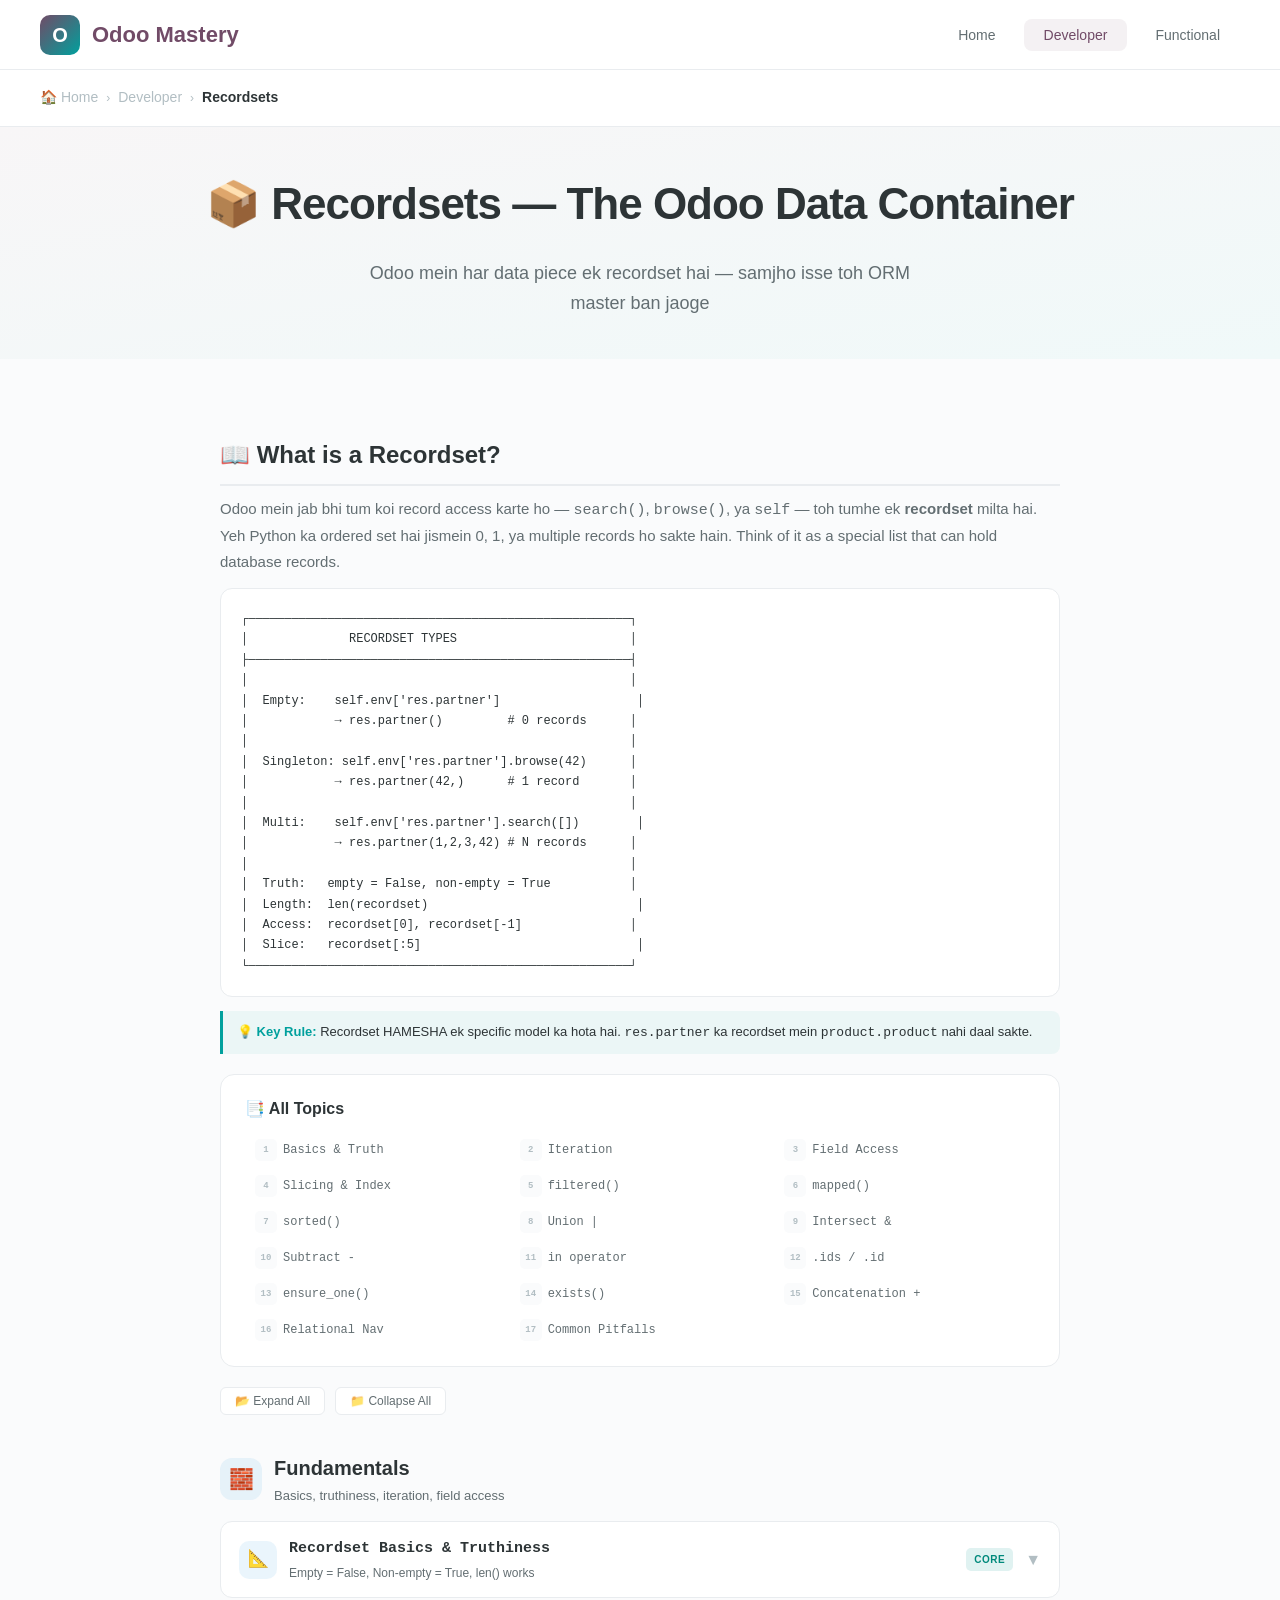
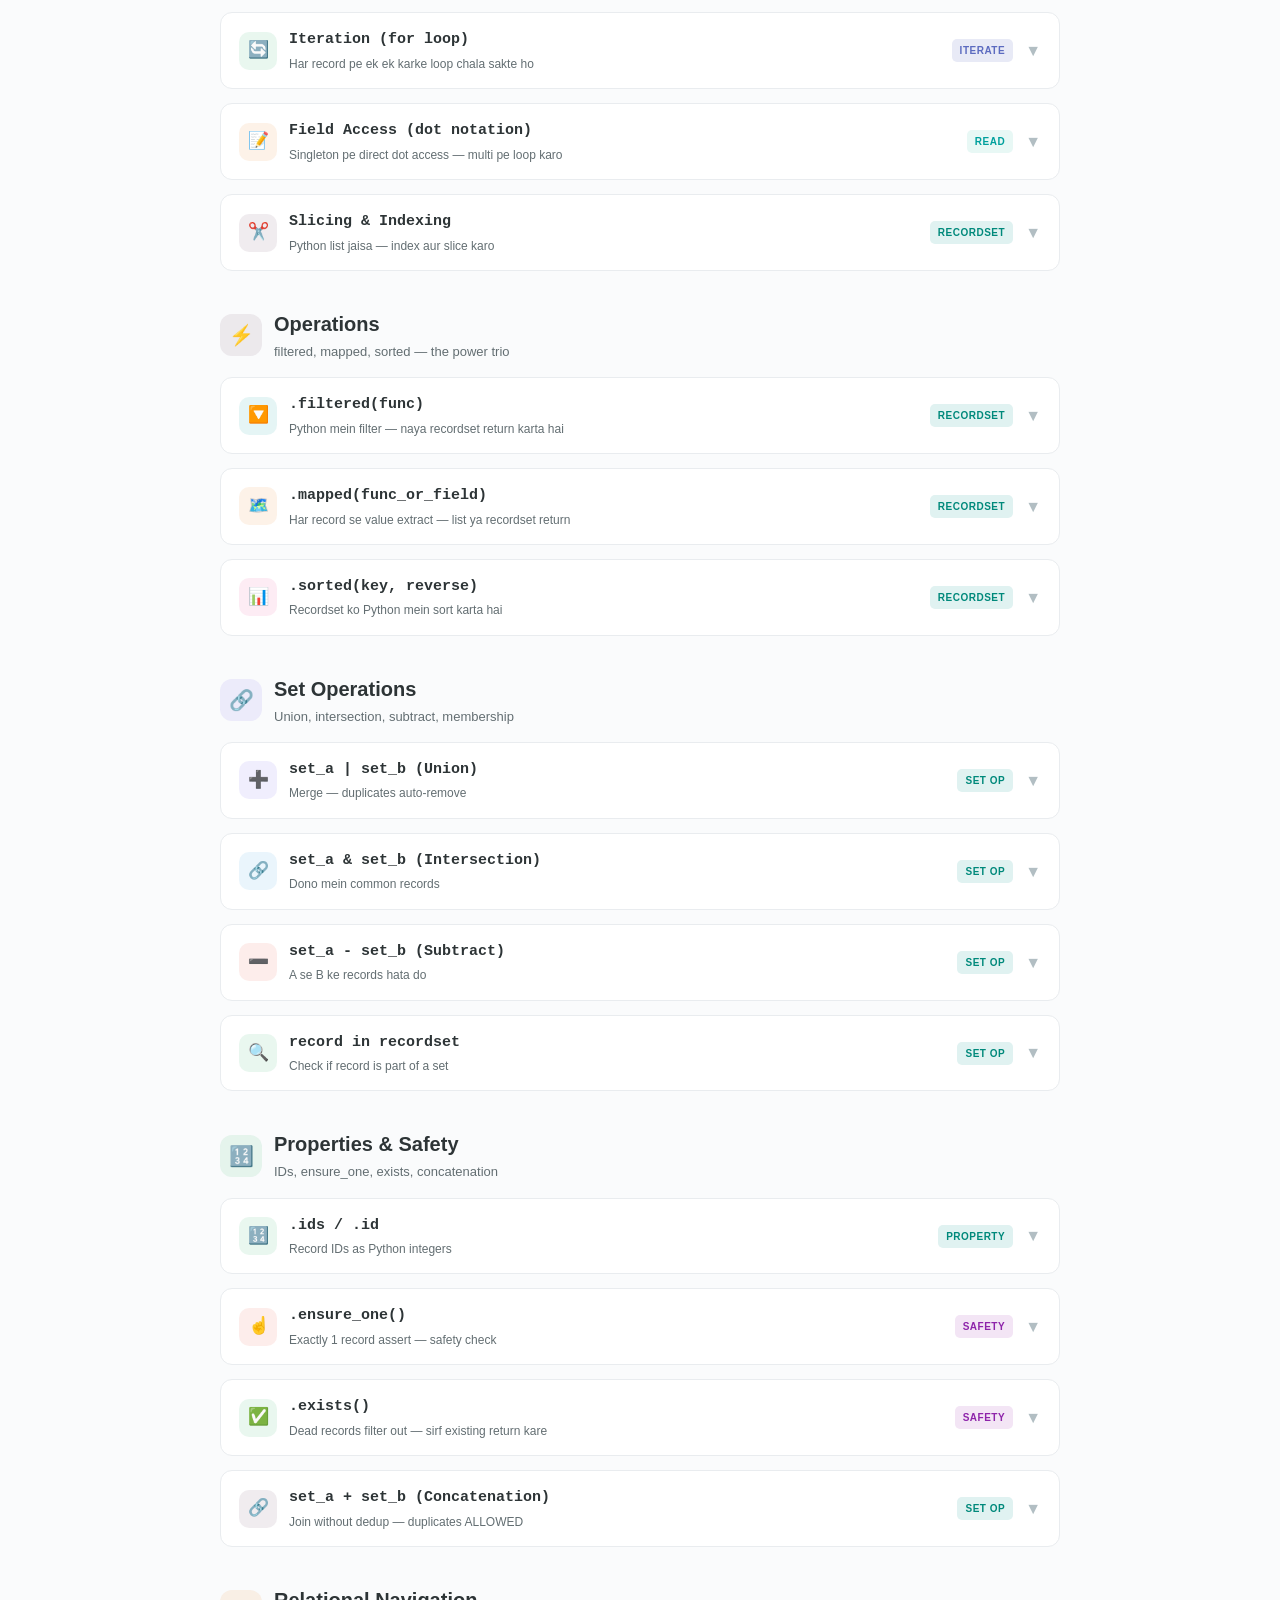
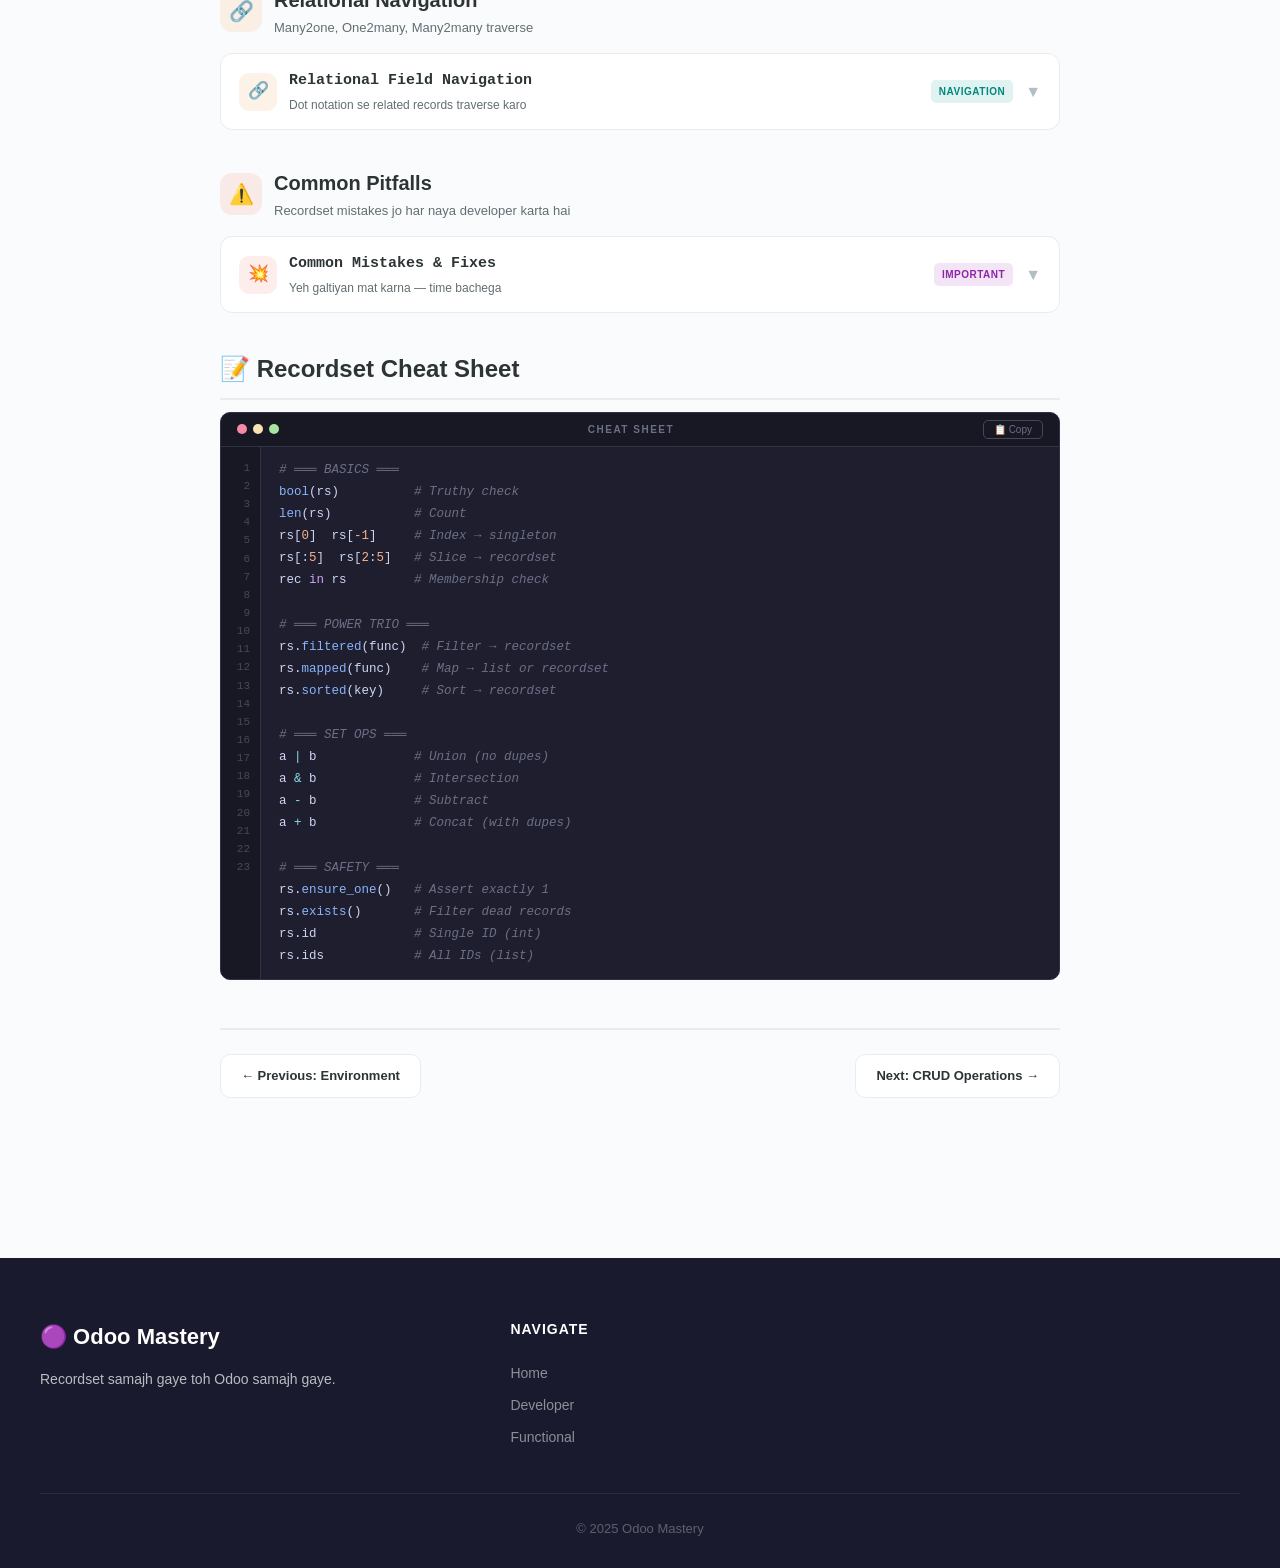
<file: pages/dev-recordsets.html>
<!DOCTYPE html>
<html lang="en">
<head>
    <meta charset="UTF-8">
    <meta name="viewport" content="width=device-width, initial-scale=1.0">
    <title>Recordsets — Odoo Mastery</title>
    <link rel="stylesheet" href="../css/style.css">
    <style>
        .content-wrapper{max-width:920px;margin:0 auto;padding:40px 40px 80px}
        .content-wrapper h2{font-size:24px;font-weight:700;margin:36px 0 10px;padding-bottom:8px;border-bottom:2px solid var(--border);display:flex;align-items:center;gap:10px}
        .content-wrapper h3{font-size:17px;font-weight:600;margin:18px 0 6px;color:var(--primary)}
        .content-wrapper p,.content-wrapper li{font-size:15px;line-height:1.7;color:var(--text-light)}
        .content-wrapper ul{margin:8px 0 16px 20px}.content-wrapper li{margin-bottom:4px}
        .code-block{background:#1e1e2e;border-radius:10px;margin:12px 0 16px;border:1px solid #313244;overflow:hidden}
        .code-block .code-header{display:flex;align-items:center;justify-content:space-between;padding:7px 16px;background:#181825;border-bottom:1px solid #313244}
        .code-block .dots{display:flex;gap:6px}.code-block .dots span{width:10px;height:10px;border-radius:50%}
        .code-block .dots span:nth-child(1){background:#f38ba8}.code-block .dots span:nth-child(2){background:#f9e2af}.code-block .dots span:nth-child(3){background:#a6e3a1}
        .code-block .lang-label{font-size:10px;color:#6c7086;text-transform:uppercase;letter-spacing:1.5px;font-weight:600}
        .code-block .copy-btn{background:0 0;border:1px solid #45475a;color:#6c7086;padding:3px 10px;border-radius:5px;font-size:10px;cursor:pointer;font-family:inherit;transition:all .2s}
        .code-block .copy-btn:hover{background:#313244;color:#cdd6f4}
        .code-block .code-body{display:flex;overflow-x:auto}
        .code-block .line-numbers{padding:12px 0;text-align:right;user-select:none;border-right:1px solid #313244;background:#181825;min-width:40px;flex-shrink:0}
        .code-block .line-numbers span{display:block;padding:0 10px;font-size:11px;line-height:1.65;color:#45475a;font-family:'JetBrains Mono','Consolas',monospace}
        .code-block pre{margin:0;padding:12px 18px;flex:1;overflow-x:auto;white-space:pre;tab-size:4}
        .code-block pre code{font-family:'JetBrains Mono','Fira Code','Consolas',monospace;font-size:12.5px;line-height:1.65;color:#cdd6f4;background:0 0;padding:0;white-space:pre}
        .cm{color:#6c7086;font-style:italic}.kw{color:#cba6f7}.st{color:#a6e3a1}.fn{color:#89b4fa}.cl{color:#f9e2af}.nu{color:#fab387}.op{color:#89dceb}.dc{color:#94e2d5}.sf{color:#f5c2e7}
        .method-card{background:var(--bg-card);border:1px solid var(--border);border-radius:12px;margin:14px 0;overflow:hidden;transition:var(--transition)}
        .method-card:hover{box-shadow:var(--shadow-md);border-color:rgba(113,75,103,.2)}
        .method-header{display:flex;align-items:center;justify-content:space-between;padding:14px 18px;cursor:pointer;user-select:none;gap:12px}
        .method-header:hover{background:rgba(113,75,103,.02)}
        .method-title-group{display:flex;align-items:center;gap:12px;flex:1;min-width:0}
        .method-icon{width:38px;height:38px;border-radius:10px;display:flex;align-items:center;justify-content:center;font-size:17px;flex-shrink:0}
        .method-name{font-family:'JetBrains Mono',monospace;font-size:15px;font-weight:700;color:var(--text)}
        .method-one-liner{font-size:12px;color:var(--text-light);margin-top:1px}
        .method-badges{display:flex;gap:6px;flex-shrink:0}
        .badge{padding:3px 8px;border-radius:5px;font-size:10px;font-weight:600;text-transform:uppercase;letter-spacing:.5px}
        .badge-record{background:#E0F2F1;color:#00897B}.badge-util{background:#F3E5F5;color:#8E24AA}.badge-read{background:#E8F8F5;color:#00A09D}.badge-iter{background:#E8EAF6;color:#5C6BC0}
        .method-toggle{font-size:16px;color:var(--text-muted);transition:transform .3s ease;flex-shrink:0}
        .method-card.open .method-toggle{transform:rotate(180deg)}
        .method-body{display:none;padding:4px 18px 18px;border-top:1px solid var(--border)}
        .method-card.open .method-body{display:block}
        .hinglish-note{background:linear-gradient(135deg,#FFF8E1,#FFF3E0);border-left:3px solid #FFB300;padding:10px 14px;border-radius:0 8px 8px 0;margin:10px 0;font-size:13px;line-height:1.6}
        .hinglish-note strong{color:#E65100}
        .reallife-box{background:linear-gradient(135deg,#E8F5E9,#E0F2F1);border-left:3px solid #43A047;padding:10px 14px;border-radius:0 8px 8px 0;margin:10px 0;font-size:13px}
        .reallife-box strong{color:#2E7D32}
        .info-box{background:rgba(0,160,157,.06);border-left:3px solid var(--accent);padding:10px 14px;border-radius:0 8px 8px 0;margin:10px 0;font-size:13px}
        .info-box strong{color:var(--accent)}
        .warning-box{background:rgba(231,76,60,.06);border-left:3px solid #E74C3C;padding:10px 14px;border-radius:0 8px 8px 0;margin:10px 0;font-size:13px}
        .warning-box strong{color:#E74C3C}
        .toc{background:var(--bg-card);border:1px solid var(--border);border-radius:14px;padding:20px 24px;margin:20px 0}
        .toc h3{margin:0 0 12px;font-size:16px;color:var(--text)}
        .toc-grid{display:grid;grid-template-columns:repeat(auto-fill,minmax(200px,1fr));gap:4px}
        .toc-grid a{display:flex;align-items:center;gap:6px;padding:5px 10px;border-radius:6px;font-size:12px;font-family:'JetBrains Mono',monospace;color:var(--text-light);transition:var(--transition)}
        .toc-grid a:hover{background:rgba(113,75,103,.06);color:var(--primary)}
        .toc-grid .toc-num{width:22px;height:22px;background:var(--bg);border-radius:5px;display:flex;align-items:center;justify-content:center;font-size:9px;font-weight:700;color:var(--text-muted);flex-shrink:0}
        .section-divider{display:flex;align-items:center;gap:12px;margin:36px 0 6px}
        .section-divider .divider-icon{width:42px;height:42px;border-radius:12px;display:flex;align-items:center;justify-content:center;font-size:20px}
        .section-divider .divider-text h2{margin:0;border:none;padding:0;font-size:20px}
        .section-divider .divider-text p{font-size:13px;margin:0}
        .expand-controls{display:flex;gap:10px;margin:14px 0}
        .expand-btn{padding:6px 14px;border-radius:6px;border:1px solid var(--border);background:#fff;cursor:pointer;font-size:12px;font-weight:500;color:var(--text-light);font-family:inherit;transition:var(--transition)}
        .expand-btn:hover{border-color:var(--primary);color:var(--primary)}
        .nav-bottom{display:flex;justify-content:space-between;margin-top:48px;padding-top:24px;border-top:2px solid var(--border)}
        .nav-bottom a{display:flex;align-items:center;gap:8px;padding:10px 20px;background:var(--bg-card);border:1px solid var(--border);border-radius:10px;font-weight:600;font-size:13px;transition:var(--transition)}
        .nav-bottom a:hover{border-color:var(--primary);color:var(--primary);box-shadow:var(--shadow-md)}
        .concept-diagram{background:var(--bg-card);border:1px solid var(--border);border-radius:12px;padding:20px;margin:14px 0;font-family:'JetBrains Mono',monospace;font-size:12px;line-height:1.7;white-space:pre;overflow-x:auto;color:var(--text)}
        @media(max-width:768px){.content-wrapper{padding:24px 16px 60px}.method-header{flex-wrap:wrap}.method-badges{order:3;width:100%;margin-top:6px}.toc-grid{grid-template-columns:1fr 1fr}.code-block .line-numbers{display:none}.code-block pre{padding:12px}}
    </style>
</head>
<body>

<nav class="navbar" id="navbar">
    <a href="../index.html" class="nav-logo"><div class="logo-icon">O</div>Odoo Mastery</a>
    <ul class="nav-links">
        <li><a href="../index.html">Home</a></li>
        <li><a href="../main/developer.html" class="active">Developer</a></li>
        <li><a href="...main/functional.html">Functional</a></li>
    </ul>
</nav>

<div class="breadcrumb-bar">
    <div class="breadcrumb">
        <a href="../index.html">🏠 Home</a><span class="sep">›</span>
        <a href="../developer.html">Developer</a><span class="sep">›</span>
        <span class="current">Recordsets</span>
    </div>
</div>

<div class="page-hero" style="padding:40px">
    <h1>📦 Recordsets — The Odoo Data Container</h1>
    <p>Odoo mein har data piece ek recordset hai — samjho isse toh ORM master ban jaoge</p>
</div>

<div class="content-wrapper">

    <h2>📖 What is a Recordset?</h2>
    <p>
        Odoo mein jab bhi tum koi record access karte ho — <code>search()</code>, <code>browse()</code>, ya <code>self</code> — toh
        tumhe ek <strong>recordset</strong> milta hai. Yeh Python ka ordered set hai jismein 0, 1, ya multiple records ho sakte hain.
        Think of it as a special list that can hold database records.
    </p>

    <div class="concept-diagram">┌─────────────────────────────────────────────────────┐
│              RECORDSET TYPES                        │
├─────────────────────────────────────────────────────┤
│                                                     │
│  Empty:    self.env['res.partner']                   │
│            → res.partner()         # 0 records      │
│                                                     │
│  Singleton: self.env['res.partner'].browse(42)      │
│            → res.partner(42,)      # 1 record       │
│                                                     │
│  Multi:    self.env['res.partner'].search([])        │
│            → res.partner(1,2,3,42) # N records      │
│                                                     │
│  Truth:   empty = False, non-empty = True           │
│  Length:  len(recordset)                             │
│  Access:  recordset[0], recordset[-1]               │
│  Slice:   recordset[:5]                              │
└─────────────────────────────────────────────────────┘</div>

    <div class="info-box"><strong>💡 Key Rule:</strong> Recordset HAMESHA ek specific model ka hota hai. <code>res.partner</code> ka recordset mein <code>product.product</code> nahi daal sakte.</div>

    <!-- TOC -->
    <div class="toc">
        <h3>📑 All Topics</h3>
        <div class="toc-grid">
            <a href="#rs_basics"><span class="toc-num">1</span>Basics & Truth</a>
            <a href="#rs_iterate"><span class="toc-num">2</span>Iteration</a>
            <a href="#rs_access"><span class="toc-num">3</span>Field Access</a>
            <a href="#rs_slice"><span class="toc-num">4</span>Slicing & Index</a>
            <a href="#rs_filtered"><span class="toc-num">5</span>filtered()</a>
            <a href="#rs_mapped"><span class="toc-num">6</span>mapped()</a>
            <a href="#rs_sorted"><span class="toc-num">7</span>sorted()</a>
            <a href="#rs_union"><span class="toc-num">8</span>Union |</a>
            <a href="#rs_intersect"><span class="toc-num">9</span>Intersect &amp;</a>
            <a href="#rs_subtract"><span class="toc-num">10</span>Subtract -</a>
            <a href="#rs_in"><span class="toc-num">11</span>in operator</a>
            <a href="#rs_ids"><span class="toc-num">12</span>.ids / .id</a>
            <a href="#rs_ensure"><span class="toc-num">13</span>ensure_one()</a>
            <a href="#rs_exists"><span class="toc-num">14</span>exists()</a>
            <a href="#rs_concat"><span class="toc-num">15</span>Concatenation +</a>
            <a href="#rs_relational"><span class="toc-num">16</span>Relational Nav</a>
            <a href="#rs_pitfalls"><span class="toc-num">17</span>Common Pitfalls</a>
        </div>
    </div>

    <div class="expand-controls">
        <button class="expand-btn" onclick="expandAll()">📂 Expand All</button>
        <button class="expand-btn" onclick="collapseAll()">📁 Collapse All</button>
    </div>

    <!-- ═══════════ SECTION 1: FUNDAMENTALS ═══════════ -->
    <div class="section-divider">
        <div class="divider-icon" style="background:rgba(52,152,219,.1);color:#3498DB">🧱</div>
        <div class="divider-text"><h2>Fundamentals</h2><p>Basics, truthiness, iteration, field access</p></div>
    </div>

    <!-- 1. Basics -->
    <div class="method-card" id="rs_basics">
        <div class="method-header" onclick="this.parentElement.classList.toggle('open')">
            <div class="method-title-group">
                <div class="method-icon icon-blue">📐</div>
                <div><div class="method-name">Recordset Basics & Truthiness</div><div class="method-one-liner">Empty = False, Non-empty = True, len() works</div></div>
            </div>
            <div class="method-badges"><span class="badge badge-record">CORE</span></div>
            <span class="method-toggle">▼</span>
        </div>
        <div class="method-body">
            <div class="hinglish-note"><strong>🗣️ Hinglish:</strong> Recordset Python mein truthy/falsy hai. Empty recordset = False, kuch bhi hai toh True. <code>if partner:</code> se check kar sakte ho ki record hai ya nahi.</div>
            <div class="code-block"><div class="code-header"><div class="dots"><span></span><span></span><span></span></div><span class="lang-label">Python</span><button class="copy-btn" onclick="copyCode(this)">📋 Copy</button></div><div class="code-body"><div class="line-numbers"><span>1</span><span>2</span><span>3</span><span>4</span><span>5</span><span>6</span><span>7</span><span>8</span><span>9</span><span>10</span><span>11</span><span>12</span><span>13</span><span>14</span><span>15</span><span>16</span><span>17</span><span>18</span><span>19</span></div>
<pre><code><span class="cm"># ── Creating recordsets ──</span>
<span class="sf">empty</span>     = <span class="sf">self</span>.env[<span class="st">'res.partner'</span>]           <span class="cm"># Empty</span>
<span class="sf">single</span>    = <span class="sf">self</span>.env[<span class="st">'res.partner'</span>].<span class="fn">browse</span>(<span class="nu">1</span>)  <span class="cm"># One record</span>
<span class="sf">multiple</span>  = <span class="sf">self</span>.env[<span class="st">'res.partner'</span>].<span class="fn">search</span>([]) <span class="cm"># Many records</span>

<span class="cm"># ── Truthiness ──</span>
<span class="fn">print</span>(<span class="fn">bool</span>(empty))    <span class="cm"># → False</span>
<span class="fn">print</span>(<span class="fn">bool</span>(single))   <span class="cm"># → True</span>
<span class="fn">print</span>(<span class="fn">bool</span>(multiple)) <span class="cm"># → True</span>

<span class="cm"># ── Common pattern ──</span>
<span class="sf">partner</span> = order.partner_id
<span class="kw">if</span> partner:
    <span class="fn">print</span>(<span class="st">f"Customer: </span>{partner.name}<span class="st">"</span>)
<span class="kw">else</span>:
    <span class="fn">print</span>(<span class="st">"No customer set!"</span>)

<span class="cm"># ── Length ──</span>
<span class="fn">print</span>(<span class="fn">len</span>(multiple))  <span class="cm"># → 150 (number of records)</span></code></pre></div></div>
        </div>
    </div>

    <!-- 2. Iteration -->
    <div class="method-card" id="rs_iterate">
        <div class="method-header" onclick="this.parentElement.classList.toggle('open')">
            <div class="method-title-group">
                <div class="method-icon icon-green">🔄</div>
                <div><div class="method-name">Iteration (for loop)</div><div class="method-one-liner">Har record pe ek ek karke loop chala sakte ho</div></div>
            </div>
            <div class="method-badges"><span class="badge badge-iter">ITERATE</span></div>
            <span class="method-toggle">▼</span>
        </div>
        <div class="method-body">
            <div class="hinglish-note"><strong>🗣️ Hinglish:</strong> <code>for rec in self:</code> — yeh Odoo ka bread and butter hai. Har method mein multi-record support ke liye loop lagao. Har iteration mein <code>rec</code> ek singleton recordset hoga.</div>
            <div class="code-block"><div class="code-header"><div class="dots"><span></span><span></span><span></span></div><span class="lang-label">Python</span><button class="copy-btn" onclick="copyCode(this)">📋 Copy</button></div><div class="code-body"><div class="line-numbers"><span>1</span><span>2</span><span>3</span><span>4</span><span>5</span><span>6</span><span>7</span><span>8</span><span>9</span><span>10</span><span>11</span><span>12</span><span>13</span><span>14</span><span>15</span></div>
<pre><code><span class="cm"># ── Standard pattern ──</span>
<span class="sf">partners</span> = <span class="sf">self</span>.env[<span class="st">'res.partner'</span>].<span class="fn">search</span>([], limit=<span class="nu">5</span>)
<span class="kw">for</span> partner <span class="kw">in</span> partners:
    <span class="fn">print</span>(<span class="st">f"</span>{partner.id}<span class="st">: </span>{partner.name}<span class="st">"</span>)
    <span class="cm"># partner is a singleton here (1 record)</span>

<span class="cm"># ── Computed field — always loop over self ──</span>
<span class="kw">def</span> <span class="fn">_compute_total</span>(<span class="sf">self</span>):
    <span class="kw">for</span> rec <span class="kw">in</span> <span class="sf">self</span>:
        rec.total = rec.price * rec.qty

<span class="cm"># ── With enumeration ──</span>
<span class="kw">for</span> i, rec <span class="kw">in</span> <span class="fn">enumerate</span>(<span class="sf">self</span>, <span class="nu">1</span>):
    <span class="fn">print</span>(<span class="st">f"</span>{i}<span class="st">. </span>{rec.name}<span class="st">"</span>)
<span class="cm"># 1. Rahul  2. Priya  3. ABC Corp</span></code></pre></div></div>
            <div class="warning-box"><strong>⚠️ NEVER assume self is singleton!</strong> Unless you call <code>self.ensure_one()</code>. Button handlers mein self ek record hota hai, but computed/write mein multiple ho sakte hain.</div>
        </div>
    </div>

    <!-- 3. Field Access -->
    <div class="method-card" id="rs_access">
        <div class="method-header" onclick="this.parentElement.classList.toggle('open')">
            <div class="method-title-group">
                <div class="method-icon icon-orange">📝</div>
                <div><div class="method-name">Field Access (dot notation)</div><div class="method-one-liner">Singleton pe direct dot access — multi pe loop karo</div></div>
            </div>
            <div class="method-badges"><span class="badge badge-read">READ</span></div>
            <span class="method-toggle">▼</span>
        </div>
        <div class="method-body">
            <div class="hinglish-note"><strong>🗣️ Hinglish:</strong> Singleton pe <code>partner.name</code> se seedha value milti hai. Multi-record pe direct access karo toh error aayega — loop ya <code>mapped()</code> use karo.</div>
            <div class="code-block"><div class="code-header"><div class="dots"><span></span><span></span><span></span></div><span class="lang-label">Python</span><button class="copy-btn" onclick="copyCode(this)">📋 Copy</button></div><div class="code-body"><div class="line-numbers"><span>1</span><span>2</span><span>3</span><span>4</span><span>5</span><span>6</span><span>7</span><span>8</span><span>9</span><span>10</span><span>11</span><span>12</span><span>13</span><span>14</span><span>15</span></div>
<pre><code><span class="cm"># ── Singleton — direct access ──</span>
<span class="sf">partner</span> = <span class="sf">self</span>.env[<span class="st">'res.partner'</span>].<span class="fn">browse</span>(<span class="nu">42</span>)
<span class="fn">print</span>(partner.name)    <span class="cm"># → 'Rahul Sharma'</span>
<span class="fn">print</span>(partner.email)   <span class="cm"># → 'rahul@x.com'</span>

<span class="cm"># ── Many2one → returns recordset ──</span>
<span class="fn">print</span>(partner.country_id)       <span class="cm"># → res.country(105,)</span>
<span class="fn">print</span>(partner.country_id.name)  <span class="cm"># → 'India'</span>
<span class="fn">print</span>(partner.country_id.code)  <span class="cm"># → 'IN'</span>

<span class="cm"># ── One2many → returns multi recordset ──</span>
<span class="fn">print</span>(partner.child_ids)        <span class="cm"># → res.partner(5,6,7)</span>

<span class="cm"># ── Multi-record access → ERROR! ──</span>
<span class="cm"># partners.name → ValueError (which name? ambiguous!)</span></code></pre></div></div>
        </div>
    </div>

    <!-- 4. Slicing -->
    <div class="method-card" id="rs_slice">
        <div class="method-header" onclick="this.parentElement.classList.toggle('open')">
            <div class="method-title-group">
                <div class="method-icon icon-purple">✂️</div>
                <div><div class="method-name">Slicing & Indexing</div><div class="method-one-liner">Python list jaisa — index aur slice karo</div></div>
            </div>
            <div class="method-badges"><span class="badge badge-record">RECORDSET</span></div>
            <span class="method-toggle">▼</span>
        </div>
        <div class="method-body">
            <div class="code-block"><div class="code-header"><div class="dots"><span></span><span></span><span></span></div><span class="lang-label">Python</span><button class="copy-btn" onclick="copyCode(this)">📋 Copy</button></div><div class="code-body"><div class="line-numbers"><span>1</span><span>2</span><span>3</span><span>4</span><span>5</span><span>6</span><span>7</span><span>8</span><span>9</span><span>10</span></div>
<pre><code><span class="sf">partners</span> = <span class="sf">self</span>.env[<span class="st">'res.partner'</span>].<span class="fn">search</span>([], limit=<span class="nu">10</span>)

<span class="sf">first</span>  = partners[<span class="nu">0</span>]      <span class="cm"># First record (singleton)</span>
<span class="sf">last</span>   = partners[<span class="nu">-1</span>]     <span class="cm"># Last record</span>
<span class="sf">top3</span>   = partners[:<span class="nu">3</span>]     <span class="cm"># First 3 (recordset)</span>
<span class="sf">skip2</span>  = partners[<span class="nu">2</span>:]     <span class="cm"># Skip first 2</span>
<span class="sf">middle</span> = partners[<span class="nu">2</span>:<span class="nu">5</span>]   <span class="cm"># Records 3-5</span>

<span class="cm"># ── Careful: index returns singleton, slice returns recordset ──</span>
<span class="fn">print</span>(<span class="fn">type</span>(partners[<span class="nu">0</span>]))   <span class="cm"># res.partner (singleton recordset)</span></code></pre></div></div>
        </div>
    </div>

    <!-- ═══════════ SECTION 2: OPERATIONS ═══════════ -->
    <div class="section-divider">
        <div class="divider-icon" style="background:rgba(113,75,103,.1);color:#714B67">⚡</div>
        <div class="divider-text"><h2>Operations</h2><p>filtered, mapped, sorted — the power trio</p></div>
    </div>

    <!-- 5. filtered() -->
    <div class="method-card" id="rs_filtered">
        <div class="method-header" onclick="this.parentElement.classList.toggle('open')">
            <div class="method-title-group">
                <div class="method-icon icon-teal">🔽</div>
                <div><div class="method-name">.filtered(func)</div><div class="method-one-liner">Python mein filter — naya recordset return karta hai</div></div>
            </div>
            <div class="method-badges"><span class="badge badge-record">RECORDSET</span></div>
            <span class="method-toggle">▼</span>
        </div>
        <div class="method-body">
            <div class="hinglish-note"><strong>🗣️ Hinglish:</strong> Search ke baad Python level pe aur filter lagana ho — lambda do ya field name do. Naya filtered recordset milega.</div>
            <div class="code-block"><div class="code-header"><div class="dots"><span></span><span></span><span></span></div><span class="lang-label">Python</span><button class="copy-btn" onclick="copyCode(this)">📋 Copy</button></div><div class="code-body"><div class="line-numbers"><span>1</span><span>2</span><span>3</span><span>4</span><span>5</span><span>6</span><span>7</span><span>8</span><span>9</span><span>10</span><span>11</span><span>12</span><span>13</span><span>14</span><span>15</span><span>16</span></div>
<pre><code><span class="sf">partners</span> = <span class="sf">self</span>.env[<span class="st">'res.partner'</span>].<span class="fn">search</span>([])

<span class="cm"># ── Lambda filter ──</span>
<span class="sf">with_email</span> = partners.<span class="fn">filtered</span>(
    <span class="kw">lambda</span> p: p.email <span class="kw">and</span> <span class="st">'@gmail'</span> <span class="kw">in</span> p.email
)

<span class="cm"># ── String shortcut (boolean fields) ──</span>
<span class="sf">companies</span> = partners.<span class="fn">filtered</span>(<span class="st">'is_company'</span>)

<span class="cm"># ── Complex condition ──</span>
<span class="sf">vip</span> = partners.<span class="fn">filtered</span>(
    <span class="kw">lambda</span> p: p.total_invoiced > <span class="nu">100000</span>
              <span class="kw">and</span> p.country_id.code == <span class="st">'IN'</span>
)
<span class="fn">print</span>(<span class="st">f"VIP customers: </span>{<span class="fn">len</span>(vip)}<span class="st">"</span>)</code></pre></div></div>
            <div class="info-box"><strong>💡 search() vs filtered():</strong><br>• <code>search()</code> → SQL (fast, large data)<br>• <code>filtered()</code> → Python (slow, but can access computed fields/methods)</div>
        </div>
    </div>

    <!-- 6. mapped() -->
    <div class="method-card" id="rs_mapped">
        <div class="method-header" onclick="this.parentElement.classList.toggle('open')">
            <div class="method-title-group">
                <div class="method-icon icon-orange">🗺️</div>
                <div><div class="method-name">.mapped(func_or_field)</div><div class="method-one-liner">Har record se value extract — list ya recordset return</div></div>
            </div>
            <div class="method-badges"><span class="badge badge-record">RECORDSET</span></div>
            <span class="method-toggle">▼</span>
        </div>
        <div class="method-body">
            <div class="hinglish-note"><strong>🗣️ Hinglish:</strong> <code>mapped('name')</code> = sab records ke names ki list. <code>mapped('country_id')</code> = unique countries ka recordset. Lambda bhi de sakte ho.</div>
            <div class="code-block"><div class="code-header"><div class="dots"><span></span><span></span><span></span></div><span class="lang-label">Python</span><button class="copy-btn" onclick="copyCode(this)">📋 Copy</button></div><div class="code-body"><div class="line-numbers"><span>1</span><span>2</span><span>3</span><span>4</span><span>5</span><span>6</span><span>7</span><span>8</span><span>9</span><span>10</span><span>11</span><span>12</span><span>13</span><span>14</span><span>15</span><span>16</span><span>17</span><span>18</span></div>
<pre><code><span class="cm"># ── Extract field values → list ──</span>
<span class="sf">names</span> = partners.<span class="fn">mapped</span>(<span class="st">'name'</span>)
<span class="cm"># → ['Rahul', 'Priya', 'ABC Corp']</span>

<span class="cm"># ── Dot notation → nested values ──</span>
<span class="sf">countries</span> = partners.<span class="fn">mapped</span>(<span class="st">'country_id.name'</span>)
<span class="cm"># → ['India', 'USA', 'India']</span>

<span class="cm"># ── Relational field → recordset (unique!) ──</span>
<span class="sf">all_countries</span> = partners.<span class="fn">mapped</span>(<span class="st">'country_id'</span>)
<span class="cm"># → res.country(105, 233)  ← only unique records</span>

<span class="cm"># ── Lambda → list ──</span>
<span class="sf">formatted</span> = partners.<span class="fn">mapped</span>(
    <span class="kw">lambda</span> p: <span class="st">f"</span>{p.name}<span class="st"> (</span>{p.email <span class="kw">or</span> <span class="st">'N/A'</span>}<span class="st">)"</span>
)

<span class="cm"># ── Get all product IDs from order lines ──</span>
<span class="sf">product_ids</span> = order.order_line.<span class="fn">mapped</span>(<span class="st">'product_id.id'</span>)</code></pre></div></div>
            <div class="info-box"><strong>💡 String vs Lambda return:</strong><br>• String with relational field → recordset (deduplicated)<br>• String with regular field → list<br>• Lambda → always list</div>
        </div>
    </div>

    <!-- 7. sorted() -->
    <div class="method-card" id="rs_sorted">
        <div class="method-header" onclick="this.parentElement.classList.toggle('open')">
            <div class="method-title-group">
                <div class="method-icon icon-pink">📊</div>
                <div><div class="method-name">.sorted(key, reverse)</div><div class="method-one-liner">Recordset ko Python mein sort karta hai</div></div>
            </div>
            <div class="method-badges"><span class="badge badge-record">RECORDSET</span></div>
            <span class="method-toggle">▼</span>
        </div>
        <div class="method-body">
            <div class="code-block"><div class="code-header"><div class="dots"><span></span><span></span><span></span></div><span class="lang-label">Python</span><button class="copy-btn" onclick="copyCode(this)">📋 Copy</button></div><div class="code-body"><div class="line-numbers"><span>1</span><span>2</span><span>3</span><span>4</span><span>5</span><span>6</span><span>7</span><span>8</span><span>9</span><span>10</span><span>11</span></div>
<pre><code><span class="cm"># ── Sort by field name ──</span>
<span class="sf">by_name</span> = partners.<span class="fn">sorted</span>(key=<span class="st">'name'</span>)
<span class="sf">by_name_desc</span> = partners.<span class="fn">sorted</span>(key=<span class="st">'name'</span>, reverse=<span class="kw">True</span>)

<span class="cm"># ── Sort by lambda ──</span>
<span class="sf">by_revenue</span> = partners.<span class="fn">sorted</span>(
    key=<span class="kw">lambda</span> p: p.total_invoiced,
    reverse=<span class="kw">True</span>
)

<span class="cm"># ── Default sort (no key) = by _order attribute ──</span>
<span class="sf">natural</span> = partners.<span class="fn">sorted</span>()</code></pre></div></div>
            <div class="info-box"><strong>💡</strong> <code>search(order='name')</code> = DB sort (fast). <code>.sorted('name')</code> = Python sort (can use computed fields).</div>
        </div>
    </div>

    <!-- ═══════════ SECTION 3: SET OPERATIONS ═══════════ -->
    <div class="section-divider">
        <div class="divider-icon" style="background:rgba(108,92,231,.1);color:#6C5CE7">🔗</div>
        <div class="divider-text"><h2>Set Operations</h2><p>Union, intersection, subtract, membership</p></div>
    </div>

    <!-- 8. Union | -->
    <div class="method-card" id="rs_union">
        <div class="method-header" onclick="this.parentElement.classList.toggle('open')">
            <div class="method-title-group">
                <div class="method-icon icon-indigo">➕</div>
                <div><div class="method-name">set_a | set_b (Union)</div><div class="method-one-liner">Merge — duplicates auto-remove</div></div>
            </div>
            <div class="method-badges"><span class="badge badge-record">SET OP</span></div>
            <span class="method-toggle">▼</span>
        </div>
        <div class="method-body">
            <div class="code-block"><div class="code-header"><div class="dots"><span></span><span></span><span></span></div><span class="lang-label">Python</span><button class="copy-btn" onclick="copyCode(this)">📋 Copy</button></div><div class="code-body"><div class="line-numbers"><span>1</span><span>2</span><span>3</span><span>4</span><span>5</span><span>6</span><span>7</span><span>8</span><span>9</span></div>
<pre><code><span class="sf">mumbai</span> = Partner.<span class="fn">search</span>([(<span class="st">'city'</span>, <span class="op">=</span>, <span class="st">'Mumbai'</span>)])
<span class="sf">delhi</span>  = Partner.<span class="fn">search</span>([(<span class="st">'city'</span>, <span class="op">=</span>, <span class="st">'Delhi'</span>)])

<span class="sf">both</span> = mumbai <span class="op">|</span> delhi
<span class="cm"># All partners from Mumbai OR Delhi (no duplicates)</span>

<span class="cm"># ── Collect partners from multiple orders ──</span>
<span class="sf">all_customers</span> = <span class="sf">self</span>.env[<span class="st">'res.partner'</span>]
<span class="kw">for</span> order <span class="kw">in</span> orders:
    all_customers <span class="op">|=</span> order.partner_id</code></pre></div></div>
        </div>
    </div>

    <!-- 9. Intersect & -->
    <div class="method-card" id="rs_intersect">
        <div class="method-header" onclick="this.parentElement.classList.toggle('open')">
            <div class="method-title-group">
                <div class="method-icon icon-blue">🔗</div>
                <div><div class="method-name">set_a &amp; set_b (Intersection)</div><div class="method-one-liner">Dono mein common records</div></div>
            </div>
            <div class="method-badges"><span class="badge badge-record">SET OP</span></div>
            <span class="method-toggle">▼</span>
        </div>
        <div class="method-body">
            <div class="code-block"><div class="code-header"><div class="dots"><span></span><span></span><span></span></div><span class="lang-label">Python</span><button class="copy-btn" onclick="copyCode(this)">📋 Copy</button></div><div class="code-body"><div class="line-numbers"><span>1</span><span>2</span><span>3</span><span>4</span></div>
<pre><code><span class="sf">customers</span> = Partner.<span class="fn">search</span>([(<span class="st">'customer_rank'</span>, <span class="op">&gt;</span>, <span class="nu">0</span>)])
<span class="sf">vendors</span>   = Partner.<span class="fn">search</span>([(<span class="st">'supplier_rank'</span>, <span class="op">&gt;</span>, <span class="nu">0</span>)])

<span class="sf">both_roles</span> = customers <span class="op">&amp;</span> vendors  <span class="cm"># Customer AND vendor</span></code></pre></div></div>
        </div>
    </div>

    <!-- 10. Subtract - -->
    <div class="method-card" id="rs_subtract">
        <div class="method-header" onclick="this.parentElement.classList.toggle('open')">
            <div class="method-title-group">
                <div class="method-icon icon-red">➖</div>
                <div><div class="method-name">set_a - set_b (Subtract)</div><div class="method-one-liner">A se B ke records hata do</div></div>
            </div>
            <div class="method-badges"><span class="badge badge-record">SET OP</span></div>
            <span class="method-toggle">▼</span>
        </div>
        <div class="method-body">
            <div class="code-block"><div class="code-header"><div class="dots"><span></span><span></span><span></span></div><span class="lang-label">Python</span><button class="copy-btn" onclick="copyCode(this)">📋 Copy</button></div><div class="code-body"><div class="line-numbers"><span>1</span><span>2</span><span>3</span><span>4</span><span>5</span></div>
<pre><code><span class="sf">all_partners</span>  = Partner.<span class="fn">search</span>([])
<span class="sf">blacklisted</span>   = Partner.<span class="fn">search</span>([(<span class="st">'active'</span>, <span class="op">=</span>, <span class="kw">False</span>)])

<span class="sf">good_ones</span> = all_partners <span class="op">-</span> blacklisted
<span class="cm"># All minus blacklisted</span></code></pre></div></div>
        </div>
    </div>

    <!-- 11. in operator -->
    <div class="method-card" id="rs_in">
        <div class="method-header" onclick="this.parentElement.classList.toggle('open')">
            <div class="method-title-group">
                <div class="method-icon icon-green">🔍</div>
                <div><div class="method-name">record in recordset</div><div class="method-one-liner">Check if record is part of a set</div></div>
            </div>
            <div class="method-badges"><span class="badge badge-record">SET OP</span></div>
            <span class="method-toggle">▼</span>
        </div>
        <div class="method-body">
            <div class="code-block"><div class="code-header"><div class="dots"><span></span><span></span><span></span></div><span class="lang-label">Python</span><button class="copy-btn" onclick="copyCode(this)">📋 Copy</button></div><div class="code-body"><div class="line-numbers"><span>1</span><span>2</span><span>3</span><span>4</span><span>5</span><span>6</span></div>
<pre><code><span class="sf">vip_list</span> = Partner.<span class="fn">search</span>([(<span class="st">'total_invoiced'</span>, <span class="op">&gt;</span>, <span class="nu">100000</span>)])
<span class="sf">partner</span>  = Partner.<span class="fn">browse</span>(<span class="nu">42</span>)

<span class="kw">if</span> partner <span class="kw">in</span> vip_list:
    <span class="fn">print</span>(<span class="st">"VIP customer hai!"</span>)
<span class="cm"># Works like Python's 'in' operator</span></code></pre></div></div>
        </div>
    </div>

    <!-- ═══════════ SECTION 4: PROPERTIES ═══════════ -->
    <div class="section-divider">
        <div class="divider-icon" style="background:rgba(39,174,96,.1);color:#27AE60">🔢</div>
        <div class="divider-text"><h2>Properties & Safety</h2><p>IDs, ensure_one, exists, concatenation</p></div>
    </div>

    <!-- 12. .ids -->
    <div class="method-card" id="rs_ids">
        <div class="method-header" onclick="this.parentElement.classList.toggle('open')">
            <div class="method-title-group">
                <div class="method-icon icon-green">🔢</div>
                <div><div class="method-name">.ids / .id</div><div class="method-one-liner">Record IDs as Python integers</div></div>
            </div>
            <div class="method-badges"><span class="badge badge-record">PROPERTY</span></div>
            <span class="method-toggle">▼</span>
        </div>
        <div class="method-body">
            <div class="code-block"><div class="code-header"><div class="dots"><span></span><span></span><span></span></div><span class="lang-label">Python</span><button class="copy-btn" onclick="copyCode(this)">📋 Copy</button></div><div class="code-body"><div class="line-numbers"><span>1</span><span>2</span><span>3</span><span>4</span><span>5</span><span>6</span><span>7</span><span>8</span><span>9</span></div>
<pre><code><span class="sf">partner</span> = Partner.<span class="fn">browse</span>(<span class="nu">42</span>)
<span class="fn">print</span>(partner.id)     <span class="cm"># → 42 (int)</span>

<span class="sf">partners</span> = Partner.<span class="fn">search</span>([], limit=<span class="nu">5</span>)
<span class="fn">print</span>(partners.ids)   <span class="cm"># → [1, 2, 5, 8, 42] (list)</span>

<span class="cm"># ── Use in domains ──</span>
<span class="sf">domain</span> = [(<span class="st">'partner_id'</span>, <span class="st">'in'</span>, partners.ids)]
<span class="sf">orders</span> = Order.<span class="fn">search</span>(domain)</code></pre></div></div>
        </div>
    </div>

    <!-- 13. ensure_one() -->
    <div class="method-card" id="rs_ensure">
        <div class="method-header" onclick="this.parentElement.classList.toggle('open')">
            <div class="method-title-group">
                <div class="method-icon icon-red">☝️</div>
                <div><div class="method-name">.ensure_one()</div><div class="method-one-liner">Exactly 1 record assert — safety check</div></div>
            </div>
            <div class="method-badges"><span class="badge badge-util">SAFETY</span></div>
            <span class="method-toggle">▼</span>
        </div>
        <div class="method-body">
            <div class="code-block"><div class="code-header"><div class="dots"><span></span><span></span><span></span></div><span class="lang-label">Python</span><button class="copy-btn" onclick="copyCode(this)">📋 Copy</button></div><div class="code-body"><div class="line-numbers"><span>1</span><span>2</span><span>3</span><span>4</span><span>5</span><span>6</span></div>
<pre><code><span class="kw">def</span> <span class="fn">action_confirm</span>(<span class="sf">self</span>):
    <span class="sf">self</span>.<span class="fn">ensure_one</span>()  <span class="cm"># Crash if 0 or 2+ records</span>
    <span class="cm"># Safe to use self.field_name now</span>
    <span class="sf">self</span>.state = <span class="st">'confirmed'</span>
    <span class="sf">self</span>.date_confirmed = fields.Datetime.<span class="fn">now</span>()
    <span class="sf">self</span>.<span class="fn">_send_email</span>()</code></pre></div></div>
        </div>
    </div>

    <!-- 14. exists() -->
    <div class="method-card" id="rs_exists">
        <div class="method-header" onclick="this.parentElement.classList.toggle('open')">
            <div class="method-title-group">
                <div class="method-icon icon-green">✅</div>
                <div><div class="method-name">.exists()</div><div class="method-one-liner">Dead records filter out — sirf existing return kare</div></div>
            </div>
            <div class="method-badges"><span class="badge badge-util">SAFETY</span></div>
            <span class="method-toggle">▼</span>
        </div>
        <div class="method-body">
            <div class="code-block"><div class="code-header"><div class="dots"><span></span><span></span><span></span></div><span class="lang-label">Python</span><button class="copy-btn" onclick="copyCode(this)">📋 Copy</button></div><div class="code-body"><div class="line-numbers"><span>1</span><span>2</span><span>3</span><span>4</span><span>5</span><span>6</span><span>7</span></div>
<pre><code><span class="cm"># ── Filter out deleted records ──</span>
<span class="sf">recs</span> = Partner.<span class="fn">browse</span>([<span class="nu">1</span>, <span class="nu">2</span>, <span class="nu">99999</span>])
<span class="sf">valid</span> = recs.<span class="fn">exists</span>()  <span class="cm"># → only [1, 2]</span>

<span class="cm"># ── Safe pattern ──</span>
<span class="kw">if</span> record.<span class="fn">exists</span>():
    record.<span class="fn">do_something</span>()</code></pre></div></div>
        </div>
    </div>

    <!-- 15. Concatenation + -->
    <div class="method-card" id="rs_concat">
        <div class="method-header" onclick="this.parentElement.classList.toggle('open')">
            <div class="method-title-group">
                <div class="method-icon icon-purple">🔗</div>
                <div><div class="method-name">set_a + set_b (Concatenation)</div><div class="method-one-liner">Join without dedup — duplicates ALLOWED</div></div>
            </div>
            <div class="method-badges"><span class="badge badge-record">SET OP</span></div>
            <span class="method-toggle">▼</span>
        </div>
        <div class="method-body">
            <div class="hinglish-note"><strong>🗣️ Hinglish:</strong> <code>|</code> duplicates remove karta hai, <code>+</code> nahi karta. Jab tujhe same record multiple baar chahiye (rare) tab <code>+</code> use kar.</div>
            <div class="code-block"><div class="code-header"><div class="dots"><span></span><span></span><span></span></div><span class="lang-label">Python</span><button class="copy-btn" onclick="copyCode(this)">📋 Copy</button></div><div class="code-body"><div class="line-numbers"><span>1</span><span>2</span><span>3</span><span>4</span><span>5</span><span>6</span><span>7</span></div>
<pre><code><span class="sf">a</span> = Partner.<span class="fn">browse</span>([<span class="nu">1</span>, <span class="nu">2</span>])
<span class="sf">b</span> = Partner.<span class="fn">browse</span>([<span class="nu">2</span>, <span class="nu">3</span>])

<span class="sf">union</span>  = a <span class="op">|</span> b   <span class="cm"># → (1, 2, 3)    deduped</span>
<span class="sf">concat</span> = a <span class="op">+</span> b   <span class="cm"># → (1, 2, 2, 3) with duplicate</span>

<span class="cm"># Usually | is what you want</span></code></pre></div></div>
        </div>
    </div>

    <!-- ═══════════ SECTION 5: RELATIONAL ═══════════ -->
    <div class="section-divider">
        <div class="divider-icon" style="background:rgba(230,126,34,.1);color:#E67E22">🔗</div>
        <div class="divider-text"><h2>Relational Navigation</h2><p>Many2one, One2many, Many2many traverse</p></div>
    </div>

    <!-- 16. Relational -->
    <div class="method-card" id="rs_relational">
        <div class="method-header" onclick="this.parentElement.classList.toggle('open')">
            <div class="method-title-group">
                <div class="method-icon icon-orange">🔗</div>
                <div><div class="method-name">Relational Field Navigation</div><div class="method-one-liner">Dot notation se related records traverse karo</div></div>
            </div>
            <div class="method-badges"><span class="badge badge-record">NAVIGATION</span></div>
            <span class="method-toggle">▼</span>
        </div>
        <div class="method-body">
            <div class="hinglish-note"><strong>🗣️ Hinglish:</strong> Odoo ki power yeh hai ki dot notation se related models mein jump kar sakte ho. <code>order.partner_id.country_id.name</code> — 3 models traverse ek line mein!</div>
            <div class="code-block"><div class="code-header"><div class="dots"><span></span><span></span><span></span></div><span class="lang-label">Python</span><button class="copy-btn" onclick="copyCode(this)">📋 Copy</button></div><div class="code-body"><div class="line-numbers"><span>1</span><span>2</span><span>3</span><span>4</span><span>5</span><span>6</span><span>7</span><span>8</span><span>9</span><span>10</span><span>11</span><span>12</span><span>13</span><span>14</span><span>15</span><span>16</span><span>17</span><span>18</span><span>19</span><span>20</span><span>21</span><span>22</span><span>23</span></div>
<pre><code><span class="sf">order</span> = <span class="sf">self</span>.env[<span class="st">'sale.order'</span>].<span class="fn">browse</span>(<span class="nu">1</span>)

<span class="cm"># ── Many2one → singleton recordset ──</span>
<span class="sf">customer</span>     = order.partner_id           <span class="cm"># res.partner(42,)</span>
<span class="sf">country</span>      = order.partner_id.country_id <span class="cm"># res.country(105,)</span>
<span class="sf">country_name</span> = order.partner_id.country_id.name  <span class="cm"># 'India'</span>

<span class="cm"># ── One2many → multi recordset ──</span>
<span class="sf">lines</span> = order.order_line  <span class="cm"># sale.order.line(1,2,3)</span>
<span class="kw">for</span> line <span class="kw">in</span> lines:
    <span class="fn">print</span>(<span class="st">f"</span>{line.product_id.name}<span class="st">: </span>{line.price_subtotal}<span class="st">"</span>)

<span class="cm"># ── Many2many → multi recordset ──</span>
<span class="sf">tags</span> = partner.category_id  <span class="cm"># res.partner.category(1,5,8)</span>

<span class="cm"># ── Chain mapped for deep navigation ──</span>
<span class="sf">all_products</span> = order.order_line.<span class="fn">mapped</span>(<span class="st">'product_id'</span>)
<span class="cm"># → product.product(10, 20, 30)</span>

<span class="cm"># ── Get all customer countries from multiple orders ──</span>
<span class="sf">orders</span> = Order.<span class="fn">search</span>([(<span class="st">'state'</span>, <span class="op">=</span>, <span class="st">'sale'</span>)])
<span class="sf">countries</span> = orders.<span class="fn">mapped</span>(<span class="st">'partner_id.country_id'</span>)
<span class="cm"># → Unique countries of all confirmed order customers</span></code></pre></div></div>
            <div class="reallife-box"><strong>🏢 Real-life:</strong> Sale order se invoice tak: <code>order.invoice_ids.mapped('payment_ids')</code> — ek line mein order → invoices → payments traverse!</div>
        </div>
    </div>

    <!-- ═══════════ SECTION 6: PITFALLS ═══════════ -->
    <div class="section-divider">
        <div class="divider-icon" style="background:rgba(231,76,60,.1);color:#E74C3C">⚠️</div>
        <div class="divider-text"><h2>Common Pitfalls</h2><p>Recordset mistakes jo har naya developer karta hai</p></div>
    </div>

    <!-- 17. Pitfalls -->
    <div class="method-card" id="rs_pitfalls">
        <div class="method-header" onclick="this.parentElement.classList.toggle('open')">
            <div class="method-title-group">
                <div class="method-icon icon-red">💥</div>
                <div><div class="method-name">Common Mistakes & Fixes</div><div class="method-one-liner">Yeh galtiyan mat karna — time bachega</div></div>
            </div>
            <div class="method-badges"><span class="badge badge-util">IMPORTANT</span></div>
            <span class="method-toggle">▼</span>
        </div>
        <div class="method-body">
            <div class="code-block"><div class="code-header"><div class="dots"><span></span><span></span><span></span></div><span class="lang-label">Python</span><button class="copy-btn" onclick="copyCode(this)">📋 Copy</button></div><div class="code-body"><div class="line-numbers"><span>1</span><span>2</span><span>3</span><span>4</span><span>5</span><span>6</span><span>7</span><span>8</span><span>9</span><span>10</span><span>11</span><span>12</span><span>13</span><span>14</span><span>15</span><span>16</span><span>17</span><span>18</span><span>19</span><span>20</span><span>21</span><span>22</span><span>23</span><span>24</span><span>25</span><span>26</span><span>27</span><span>28</span><span>29</span><span>30</span><span>31</span><span>32</span><span>33</span><span>34</span><span>35</span></div>
<pre><code><span class="cm"># ❌ MISTAKE 1: Accessing field on multi-record</span>
partners = Partner.<span class="fn">search</span>([])
name = partners.name  <span class="cm"># → ERROR! Which partner's name?</span>
<span class="cm"># ✅ FIX: Loop or mapped</span>
names = partners.<span class="fn">mapped</span>(<span class="st">'name'</span>)

<span class="cm"># ❌ MISTAKE 2: Comparing with None/False</span>
<span class="kw">if</span> partner.country_id == <span class="kw">None</span>:  <span class="cm"># WRONG</span>
    ...
<span class="cm"># ✅ FIX: Use truthiness</span>
<span class="kw">if</span> <span class="kw">not</span> partner.country_id:
    <span class="fn">print</span>(<span class="st">"No country set"</span>)

<span class="cm"># ❌ MISTAKE 3: Forgetting loop in compute</span>
<span class="kw">def</span> <span class="fn">_compute_total</span>(<span class="sf">self</span>):
    <span class="sf">self</span>.total = <span class="sf">self</span>.qty * <span class="sf">self</span>.price  <span class="cm"># ERROR if multi!</span>
<span class="cm"># ✅ FIX: Always loop</span>
<span class="kw">def</span> <span class="fn">_compute_total</span>(<span class="sf">self</span>):
    <span class="kw">for</span> rec <span class="kw">in</span> <span class="sf">self</span>:
        rec.total = rec.qty * rec.price

<span class="cm"># ❌ MISTAKE 4: Comparing recordset with int</span>
<span class="kw">if</span> partner.id == partner:  <span class="cm"># WRONG (int vs recordset)</span>
    ...
<span class="cm"># ✅ FIX: Compare properly</span>
<span class="kw">if</span> partner.id == <span class="nu">42</span>:       <span class="cm"># int vs int ✓</span>
<span class="kw">if</span> partner == other_partner: <span class="cm"># recordset vs recordset ✓</span>

<span class="cm"># ❌ MISTAKE 5: N+1 query problem</span>
<span class="kw">for</span> p <span class="kw">in</span> partners:
    <span class="fn">print</span>(p.country_id.name)  <span class="cm"># Each triggers a query!</span>
<span class="cm"># ✅ FIX: Prefetch or use mapped</span>
<span class="sf">data</span> = partners.<span class="fn">mapped</span>(<span class="kw">lambda</span> p: (p.name, p.country_id.name))
<span class="cm"># Or use search_fetch() in Odoo 17+</span></code></pre></div></div>
        </div>
    </div>

    <!-- CHEAT SHEET -->
    <h2>📝 Recordset Cheat Sheet</h2>
    <div class="code-block"><div class="code-header"><div class="dots"><span></span><span></span><span></span></div><span class="lang-label">Cheat Sheet</span><button class="copy-btn" onclick="copyCode(this)">📋 Copy</button></div><div class="code-body"><div class="line-numbers"><span>1</span><span>2</span><span>3</span><span>4</span><span>5</span><span>6</span><span>7</span><span>8</span><span>9</span><span>10</span><span>11</span><span>12</span><span>13</span><span>14</span><span>15</span><span>16</span><span>17</span><span>18</span><span>19</span><span>20</span><span>21</span><span>22</span><span>23</span></div>
<pre><code><span class="cm"># ═══ BASICS ═══</span>
<span class="fn">bool</span>(rs)          <span class="cm"># Truthy check</span>
<span class="fn">len</span>(rs)           <span class="cm"># Count</span>
rs[<span class="nu">0</span>]  rs[<span class="nu">-1</span>]     <span class="cm"># Index → singleton</span>
rs[:<span class="nu">5</span>]  rs[<span class="nu">2</span>:<span class="nu">5</span>]   <span class="cm"># Slice → recordset</span>
rec <span class="kw">in</span> rs         <span class="cm"># Membership check</span>

<span class="cm"># ═══ POWER TRIO ═══</span>
rs.<span class="fn">filtered</span>(func)  <span class="cm"># Filter → recordset</span>
rs.<span class="fn">mapped</span>(func)    <span class="cm"># Map → list or recordset</span>
rs.<span class="fn">sorted</span>(key)     <span class="cm"># Sort → recordset</span>

<span class="cm"># ═══ SET OPS ═══</span>
a <span class="op">|</span> b             <span class="cm"># Union (no dupes)</span>
a <span class="op">&amp;</span> b             <span class="cm"># Intersection</span>
a <span class="op">-</span> b             <span class="cm"># Subtract</span>
a <span class="op">+</span> b             <span class="cm"># Concat (with dupes)</span>

<span class="cm"># ═══ SAFETY ═══</span>
rs.<span class="fn">ensure_one</span>()   <span class="cm"># Assert exactly 1</span>
rs.<span class="fn">exists</span>()       <span class="cm"># Filter dead records</span>
rs.id             <span class="cm"># Single ID (int)</span>
rs.ids            <span class="cm"># All IDs (list)</span></code></pre></div></div>

    <div class="nav-bottom">
        <a href="dev-environment.html">← Previous: Environment</a>
        <a href="dev-crud.html">Next: CRUD Operations →</a>
    </div>
</div>

<footer class="footer">
    <div class="footer-content">
        <div class="footer-brand"><div class="footer-logo">🟣 Odoo Mastery</div><p>Recordset samajh gaye toh Odoo samajh gaye.</p></div>
        <div class="footer-col"><h4>Navigate</h4><a href="../index.html">Home</a><a href="../main/developer.html">Developer</a><a href="../functional.html">Functional</a></div>
    </div>
    <div class="footer-bottom">© 2025 Odoo Mastery</div>
</footer>

<script>
window.addEventListener('scroll',()=>{document.getElementById('navbar').classList.toggle('scrolled',window.scrollY>20)});
function expandAll(){document.querySelectorAll('.method-card').forEach(c=>c.classList.add('open'))}
function collapseAll(){document.querySelectorAll('.method-card').forEach(c=>c.classList.remove('open'))}
function copyCode(b){const c=b.closest('.code-block').querySelector('pre code').textContent;navigator.clipboard.writeText(c).then(()=>{b.textContent='✅ Copied!';setTimeout(()=>b.textContent='📋 Copy',2000)})}
document.querySelectorAll('.toc-grid a').forEach(l=>{l.addEventListener('click',e=>{e.preventDefault();const t=document.querySelector(l.getAttribute('href'));if(t){t.classList.add('open');t.scrollIntoView({behavior:'smooth',block:'center'})}})});
</script>
</body>
</html>
</file>
<file: css/style.css>
/* ══════════════════════════════════════════════════════════
   ODOO MASTERY – Premium Learning Platform Styles
   ══════════════════════════════════════════════════════════ */

@import url('https://fonts.googleapis.com../css2?family=Inter:wght@300;400;500;600;700;800;900&family=JetBrains+Mono:wght@400;500;600&display=swap');

/* ── Reset & Base ─────────────────────────────────────── */
*,
*::before,
*::after {
    margin: 0;
    padding: 0;
    box-sizing: border-box;
}

:root {
    --primary: #714B67;
    --primary-light: #8F6B81;
    --primary-dark: #5A3B52;
    --accent: #00A09D;
    --accent-light: #E8F8F5;
    --bg: #FAFBFC;
    --bg-card: #FFFFFF;
    --bg-dark: #1a1a2e;
    --bg-darker: #16162a;
    --text: #2D3436;
    --text-light: #636E72;
    --text-muted: #B2BEC3;
    --border: #E9ECEF;
    --shadow-sm: 0 1px 3px rgba(0,0,0,0.06);
    --shadow-md: 0 4px 16px rgba(0,0,0,0.08);
    --shadow-lg: 0 8px 32px rgba(0,0,0,0.12);
    --shadow-xl: 0 16px 48px rgba(0,0,0,0.16);
    --radius-sm: 8px;
    --radius-md: 12px;
    --radius-lg: 16px;
    --radius-xl: 24px;
    --transition: all 0.3s cubic-bezier(0.4, 0, 0.2, 1);
}

html {
    scroll-behavior: smooth;
}

body {
    font-family: 'Inter', -apple-system, BlinkMacSystemFont, sans-serif;
    background: var(--bg);
    color: var(--text);
    line-height: 1.7;
    -webkit-font-smoothing: antialiased;
}

a {
    text-decoration: none;
    color: inherit;
}

/* ── Navbar ───────────────────────────────────────────── */
.navbar {
    position: fixed;
    top: 0;
    left: 0;
    right: 0;
    z-index: 1000;
    background: rgba(255, 255, 255, 0.92);
    backdrop-filter: blur(20px);
    border-bottom: 1px solid var(--border);
    padding: 0 40px;
    height: 70px;
    display: flex;
    align-items: center;
    justify-content: space-between;
    transition: var(--transition);
}

.navbar.scrolled {
    box-shadow: var(--shadow-md);
}

.nav-logo {
    display: flex;
    align-items: center;
    gap: 12px;
    font-weight: 800;
    font-size: 22px;
    color: var(--primary);
}

.nav-logo .logo-icon {
    width: 40px;
    height: 40px;
    background: linear-gradient(135deg, var(--primary), var(--accent));
    border-radius: 10px;
    display: flex;
    align-items: center;
    justify-content: center;
    color: white;
    font-size: 20px;
    font-weight: 900;
}

.nav-links {
    display: flex;
    align-items: center;
    gap: 8px;
    list-style: none;
}

.nav-links a {
    padding: 8px 20px;
    border-radius: 8px;
    font-weight: 500;
    font-size: 14px;
    color: var(--text-light);
    transition: var(--transition);
    position: relative;
}

.nav-links a:hover,
.nav-links a.active {
    color: var(--primary);
    background: rgba(113, 75, 103, 0.08);
}

.nav-links a.nav-cta {
    background: var(--primary);
    color: white;
    font-weight: 600;
}

.nav-links a.nav-cta:hover {
    background: var(--primary-dark);
    transform: translateY(-1px);
}

/* ── Hero Section ─────────────────────────────────────── */
.hero {
    min-height: 100vh;
    display: flex;
    align-items: center;
    justify-content: center;
    padding: 120px 40px 80px;
    background: linear-gradient(170deg, #f8f6f7 0%, #f0f9f9 50%, #f8f6f7 100%);
    position: relative;
    overflow: hidden;
}

.hero::before {
    content: '';
    position: absolute;
    top: -50%;
    right: -20%;
    width: 800px;
    height: 800px;
    background: radial-gradient(circle, rgba(0,160,157,0.06) 0%, transparent 70%);
    border-radius: 50%;
}

.hero::after {
    content: '';
    position: absolute;
    bottom: -30%;
    left: -10%;
    width: 600px;
    height: 600px;
    background: radial-gradient(circle, rgba(113,75,103,0.06) 0%, transparent 70%);
    border-radius: 50%;
}

.hero-content {
    max-width: 800px;
    text-align: center;
    position: relative;
    z-index: 1;
}

.hero-badge {
    display: inline-flex;
    align-items: center;
    gap: 8px;
    background: white;
    padding: 8px 20px;
    border-radius: 50px;
    font-size: 13px;
    font-weight: 600;
    color: var(--primary);
    box-shadow: var(--shadow-sm);
    margin-bottom: 32px;
    border: 1px solid rgba(113, 75, 103, 0.15);
}

.hero-badge .dot {
    width: 8px;
    height: 8px;
    background: var(--accent);
    border-radius: 50%;
    animation: pulse 2s infinite;
}

@keyframes pulse {
    0%, 100% { opacity: 1; transform: scale(1); }
    50% { opacity: 0.5; transform: scale(1.5); }
}

.hero h1 {
    font-size: 56px;
    font-weight: 900;
    line-height: 1.15;
    margin-bottom: 24px;
    letter-spacing: -1.5px;
}

.hero h1 .gradient-text {
    background: linear-gradient(135deg, var(--primary) 0%, var(--accent) 100%);
    -webkit-background-clip: text;
    -webkit-text-fill-color: transparent;
    background-clip: text;
}

.hero p {
    font-size: 19px;
    color: var(--text-light);
    max-width: 600px;
    margin: 0 auto 40px;
    line-height: 1.8;
}

.hero-buttons {
    display: flex;
    gap: 16px;
    justify-content: center;
    flex-wrap: wrap;
}

/* ── Buttons ──────────────────────────────────────────── */
.btn {
    display: inline-flex;
    align-items: center;
    gap: 10px;
    padding: 14px 32px;
    border-radius: 12px;
    font-weight: 600;
    font-size: 15px;
    cursor: pointer;
    border: none;
    transition: var(--transition);
    font-family: inherit;
}

.btn-primary {
    background: linear-gradient(135deg, var(--primary), var(--primary-dark));
    color: white;
    box-shadow: 0 4px 16px rgba(113, 75, 103, 0.3);
}

.btn-primary:hover {
    transform: translateY(-2px);
    box-shadow: 0 8px 24px rgba(113, 75, 103, 0.4);
}

.btn-accent {
    background: linear-gradient(135deg, var(--accent), #008C89);
    color: white;
    box-shadow: 0 4px 16px rgba(0, 160, 157, 0.3);
}

.btn-accent:hover {
    transform: translateY(-2px);
    box-shadow: 0 8px 24px rgba(0, 160, 157, 0.4);
}

.btn-outline {
    background: white;
    color: var(--text);
    border: 2px solid var(--border);
    box-shadow: var(--shadow-sm);
}

.btn-outline:hover {
    border-color: var(--primary);
    color: var(--primary);
    transform: translateY(-2px);
}

/* ── Section Styles ───────────────────────────────────── */
.section {
    padding: 100px 40px;
    max-width: 1200px;
    margin: 0 auto;
}

.section-header {
    text-align: center;
    margin-bottom: 64px;
}

.section-header .tag {
    display: inline-block;
    background: rgba(113, 75, 103, 0.08);
    color: var(--primary);
    padding: 6px 16px;
    border-radius: 50px;
    font-size: 13px;
    font-weight: 600;
    margin-bottom: 16px;
    text-transform: uppercase;
    letter-spacing: 1px;
}

.section-header h2 {
    font-size: 40px;
    font-weight: 800;
    letter-spacing: -1px;
    margin-bottom: 16px;
}

.section-header p {
    font-size: 17px;
    color: var(--text-light);
    max-width: 600px;
    margin: 0 auto;
}

/* ── Path Cards (Developer / Functional) ──────────────── */
.paths-grid {
    display: grid;
    grid-template-columns: repeat(2, 1fr);
    gap: 32px;
    margin-top: 48px;
}

.path-card {
    background: var(--bg-card);
    border-radius: var(--radius-xl);
    padding: 48px;
    border: 1px solid var(--border);
    transition: var(--transition);
    position: relative;
    overflow: hidden;
    cursor: pointer;
}

.path-card::before {
    content: '';
    position: absolute;
    top: 0;
    left: 0;
    right: 0;
    height: 4px;
    background: linear-gradient(90deg, var(--primary), var(--accent));
    transform: scaleX(0);
    transform-origin: left;
    transition: transform 0.4s ease;
}

.path-card:hover {
    transform: translateY(-4px);
    box-shadow: var(--shadow-xl);
    border-color: transparent;
}

.path-card:hover::before {
    transform: scaleX(1);
}

.path-icon {
    width: 64px;
    height: 64px;
    border-radius: 16px;
    display: flex;
    align-items: center;
    justify-content: center;
    font-size: 28px;
    margin-bottom: 24px;
}

.path-icon.dev {
    background: linear-gradient(135deg, rgba(113,75,103,0.12), rgba(113,75,103,0.04));
    color: var(--primary);
}

.path-icon.func {
    background: linear-gradient(135deg, rgba(0,160,157,0.12), rgba(0,160,157,0.04));
    color: var(--accent);
}

.path-card h3 {
    font-size: 24px;
    font-weight: 700;
    margin-bottom: 12px;
}

.path-card p {
    color: var(--text-light);
    font-size: 15px;
    margin-bottom: 24px;
    line-height: 1.7;
}

.path-topics {
    display: flex;
    flex-wrap: wrap;
    gap: 8px;
    margin-bottom: 28px;
}

.path-topics span {
    background: var(--bg);
    padding: 4px 12px;
    border-radius: 6px;
    font-size: 12px;
    font-weight: 500;
    color: var(--text-light);
}

.path-link {
    display: inline-flex;
    align-items: center;
    gap: 8px;
    font-weight: 600;
    font-size: 15px;
    color: var(--primary);
    transition: var(--transition);
}

.path-card:hover .path-link {
    gap: 12px;
}

/* ── Topic Cards Grid ─────────────────────────────────── */
.topics-grid {
    display: grid;
    grid-template-columns: repeat(auto-fill, minmax(280px, 1fr));
    gap: 24px;
}

.topic-card {
    background: var(--bg-card);
    border: 1px solid var(--border);
    border-radius: var(--radius-lg);
    padding: 32px;
    transition: var(--transition);
    cursor: pointer;
    position: relative;
    overflow: hidden;
}

.topic-card:hover {
    transform: translateY(-4px);
    box-shadow: var(--shadow-lg);
    border-color: transparent;
}

.topic-card .topic-number {
    position: absolute;
    top: 16px;
    right: 20px;
    font-size: 48px;
    font-weight: 900;
    color: rgba(0,0,0,0.03);
    line-height: 1;
}

.topic-card .topic-icon {
    width: 48px;
    height: 48px;
    border-radius: 12px;
    display: flex;
    align-items: center;
    justify-content: center;
    font-size: 22px;
    margin-bottom: 20px;
}

.topic-card h3 {
    font-size: 18px;
    font-weight: 700;
    margin-bottom: 8px;
}

.topic-card p {
    font-size: 14px;
    color: var(--text-light);
    line-height: 1.6;
    margin-bottom: 20px;
}

.topic-card .difficulty {
    display: inline-flex;
    align-items: center;
    gap: 6px;
    font-size: 11px;
    font-weight: 600;
    text-transform: uppercase;
    letter-spacing: 0.5px;
    padding: 4px 10px;
    border-radius: 6px;
}

.difficulty.beginner {
    background: #E8F8F5;
    color: #00A09D;
}

.difficulty.intermediate {
    background: #FFF3E0;
    color: #E67E22;
}

.difficulty.advanced {
    background: #FCE4EC;
    color: #E74C3C;
}

/* ── Color themes for topic icons ─────────────────────── */
.icon-purple { background: rgba(113,75,103,0.1); color: var(--primary); }
.icon-teal { background: rgba(0,160,157,0.1); color: var(--accent); }
.icon-blue { background: rgba(52,152,219,0.1); color: #3498DB; }
.icon-orange { background: rgba(230,126,34,0.1); color: #E67E22; }
.icon-green { background: rgba(39,174,96,0.1); color: #27AE60; }
.icon-red { background: rgba(231,76,60,0.1); color: #E74C3C; }
.icon-pink { background: rgba(232,67,147,0.1); color: #E84393; }
.icon-indigo { background: rgba(108,92,231,0.1); color: #6C5CE7; }
.icon-yellow { background: rgba(253,203,110,0.15); color: #CC8E35; }

/* ── Stats Section ────────────────────────────────────── */
.stats-bar {
    display: grid;
    grid-template-columns: repeat(4, 1fr);
    gap: 32px;
    padding: 60px 40px;
    max-width: 1200px;
    margin: 0 auto;
}

.stat-item {
    text-align: center;
}

.stat-item .stat-number {
    font-size: 42px;
    font-weight: 900;
    background: linear-gradient(135deg, var(--primary), var(--accent));
    -webkit-background-clip: text;
    -webkit-text-fill-color: transparent;
    background-clip: text;
    line-height: 1.2;
}

.stat-item .stat-label {
    font-size: 14px;
    color: var(--text-muted);
    font-weight: 500;
    margin-top: 4px;
}

/* ── Breadcrumb ───────────────────────────────────────── */
.breadcrumb-bar {
    background: white;
    border-bottom: 1px solid var(--border);
    padding: 16px 40px;
    margin-top: 70px;
}

.breadcrumb {
    display: flex;
    align-items: center;
    gap: 8px;
    font-size: 14px;
    max-width: 1200px;
    margin: 0 auto;
}

.breadcrumb a {
    color: var(--text-muted);
    transition: var(--transition);
}

.breadcrumb a:hover {
    color: var(--primary);
}

.breadcrumb .sep {
    color: var(--text-muted);
    font-size: 12px;
}

.breadcrumb .current {
    color: var(--text);
    font-weight: 600;
}

/* ── Page Header ──────────────────────────────────────── */
.page-hero {
    padding: 60px 40px;
    text-align: center;
    background: linear-gradient(170deg, #f8f6f7, #f0f9f9);
}

.page-hero h1 {
    font-size: 44px;
    font-weight: 800;
    margin-bottom: 16px;
    letter-spacing: -1px;
}

.page-hero p {
    font-size: 18px;
    color: var(--text-light);
    max-width: 600px;
    margin: 0 auto;
}

/* ── Category Sections ────────────────────────────────── */
.category-section {
    margin-bottom: 48px;
}

.category-header {
    display: flex;
    align-items: center;
    gap: 12px;
    margin-bottom: 24px;
    padding-bottom: 12px;
    border-bottom: 2px solid var(--border);
}

.category-header .cat-icon {
    font-size: 24px;
}

.category-header h2 {
    font-size: 24px;
    font-weight: 700;
}

.category-header .count {
    background: var(--bg);
    padding: 2px 10px;
    border-radius: 20px;
    font-size: 12px;
    font-weight: 600;
    color: var(--text-muted);
}

/* ── Footer ───────────────────────────────────────────── */
.footer {
    background: var(--bg-dark);
    color: rgba(255,255,255,0.7);
    padding: 60px 40px 30px;
    margin-top: 80px;
}

.footer-content {
    max-width: 1200px;
    margin: 0 auto;
    display: grid;
    grid-template-columns: 2fr 1fr 1fr 1fr;
    gap: 48px;
    padding-bottom: 40px;
    border-bottom: 1px solid rgba(255,255,255,0.08);
}

.footer-brand .footer-logo {
    font-size: 22px;
    font-weight: 800;
    color: white;
    margin-bottom: 12px;
}

.footer-brand p {
    font-size: 14px;
    line-height: 1.7;
}

.footer-col h4 {
    color: white;
    font-size: 14px;
    font-weight: 600;
    margin-bottom: 16px;
    text-transform: uppercase;
    letter-spacing: 1px;
}

.footer-col a {
    display: block;
    padding: 4px 0;
    font-size: 14px;
    color: rgba(255,255,255,0.5);
    transition: var(--transition);
}

.footer-col a:hover {
    color: white;
    padding-left: 4px;
}

.footer-bottom {
    max-width: 1200px;
    margin: 24px auto 0;
    text-align: center;
    font-size: 13px;
    color: rgba(255,255,255,0.3);
}

/* ── Coming Soon Overlay ──────────────────────────────── */
.coming-soon {
    position: relative;
}

.coming-soon::after {
    content: 'COMING SOON';
    position: absolute;
    top: 16px;
    right: -32px;
    background: linear-gradient(135deg, var(--primary), var(--accent));
    color: white;
    padding: 4px 40px;
    font-size: 10px;
    font-weight: 700;
    letter-spacing: 1px;
    transform: rotate(45deg);
}

/* ── Responsive ───────────────────────────────────────── */
@media (max-width: 1024px) {
    .paths-grid { grid-template-columns: 1fr; }
    .stats-bar { grid-template-columns: repeat(2, 1fr); }
    .footer-content { grid-template-columns: 1fr 1fr; }
}

@media (max-width: 768px) {
    .navbar { padding: 0 20px; }
    .nav-links { display: none; }
    .hero { padding: 120px 20px 60px; }
    .hero h1 { font-size: 36px; }
    .section { padding: 60px 20px; }
    .section-header h2 { font-size: 30px; }
    .topics-grid { grid-template-columns: 1fr; }
    .stats-bar { grid-template-columns: 1fr 1fr; gap: 24px; padding: 40px 20px; }
    .hero-buttons { flex-direction: column; align-items: center; }
    .page-hero h1 { font-size: 32px; }
    .footer-content { grid-template-columns: 1fr; gap: 32px; }
}

@media (max-width: 480px) {
    .hero h1 { font-size: 28px; }
    .path-card { padding: 28px; }
    .topic-card { padding: 24px; }
}
</file>
